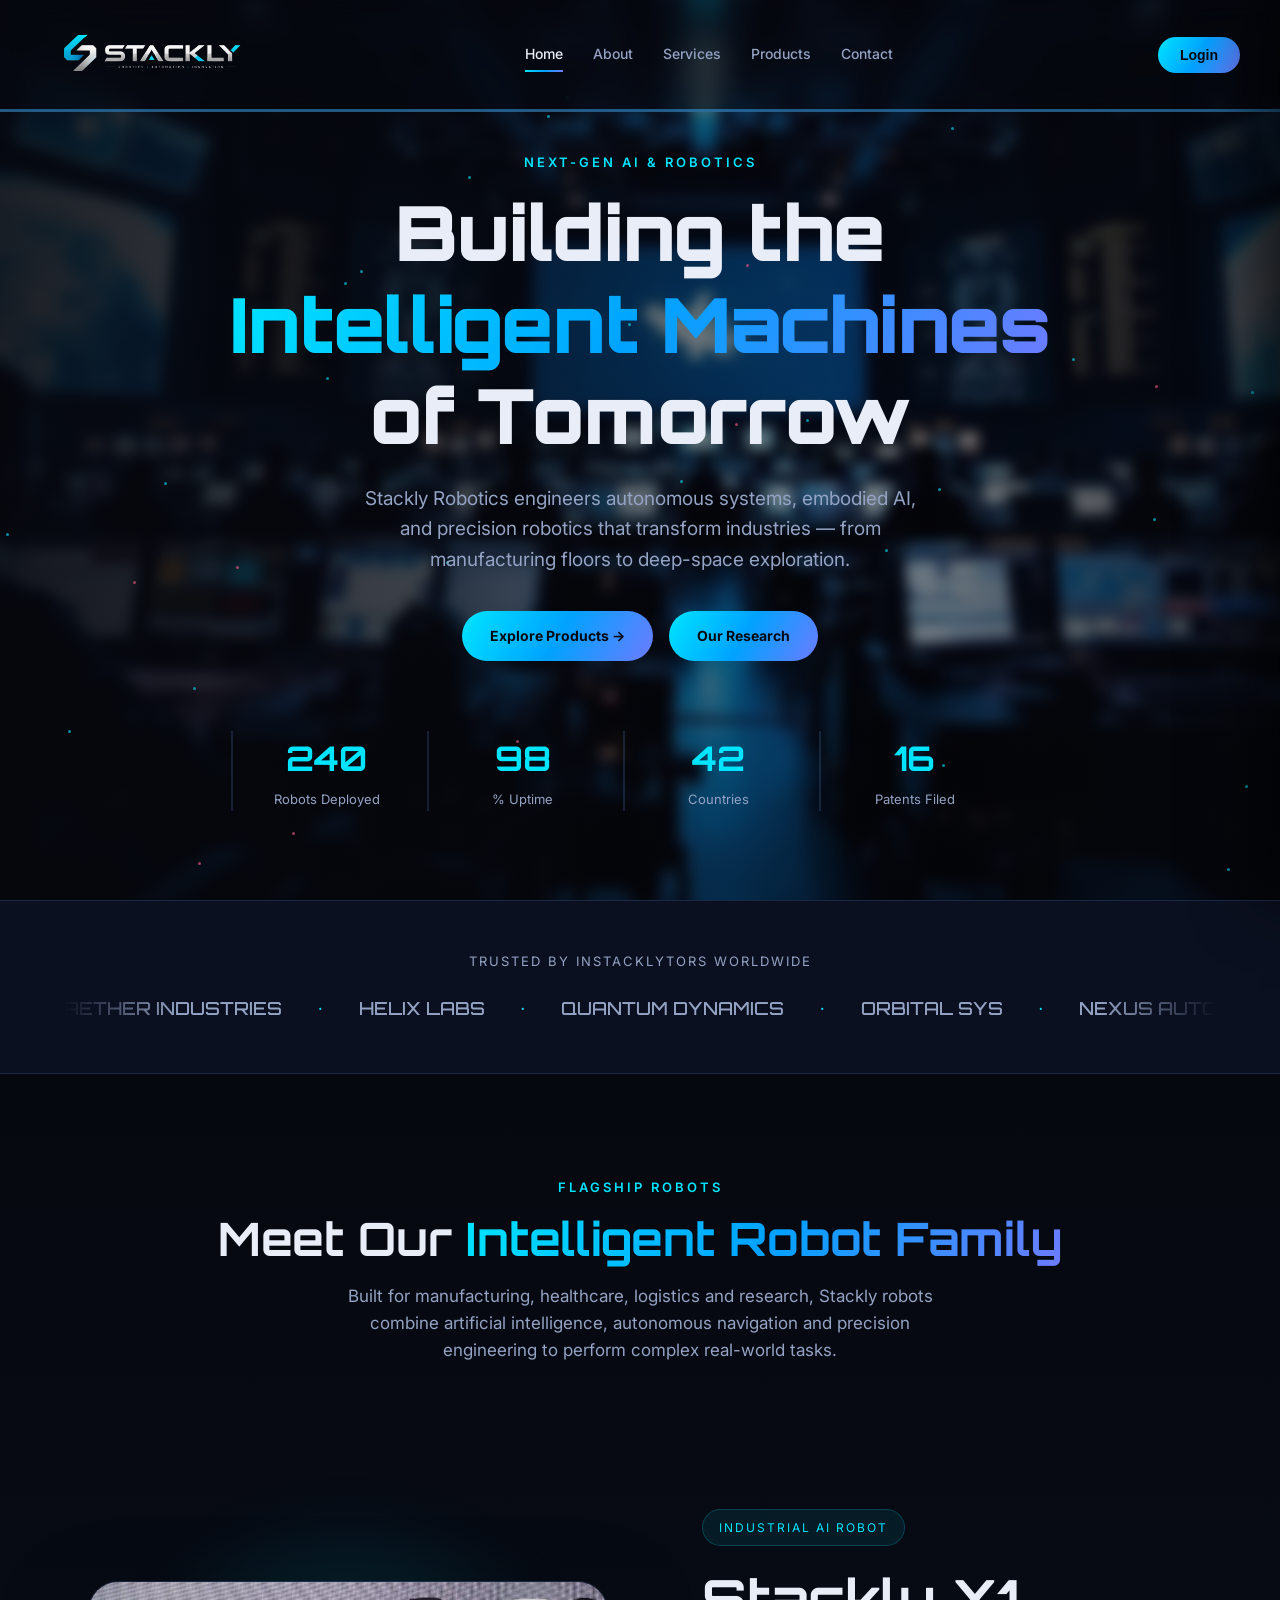
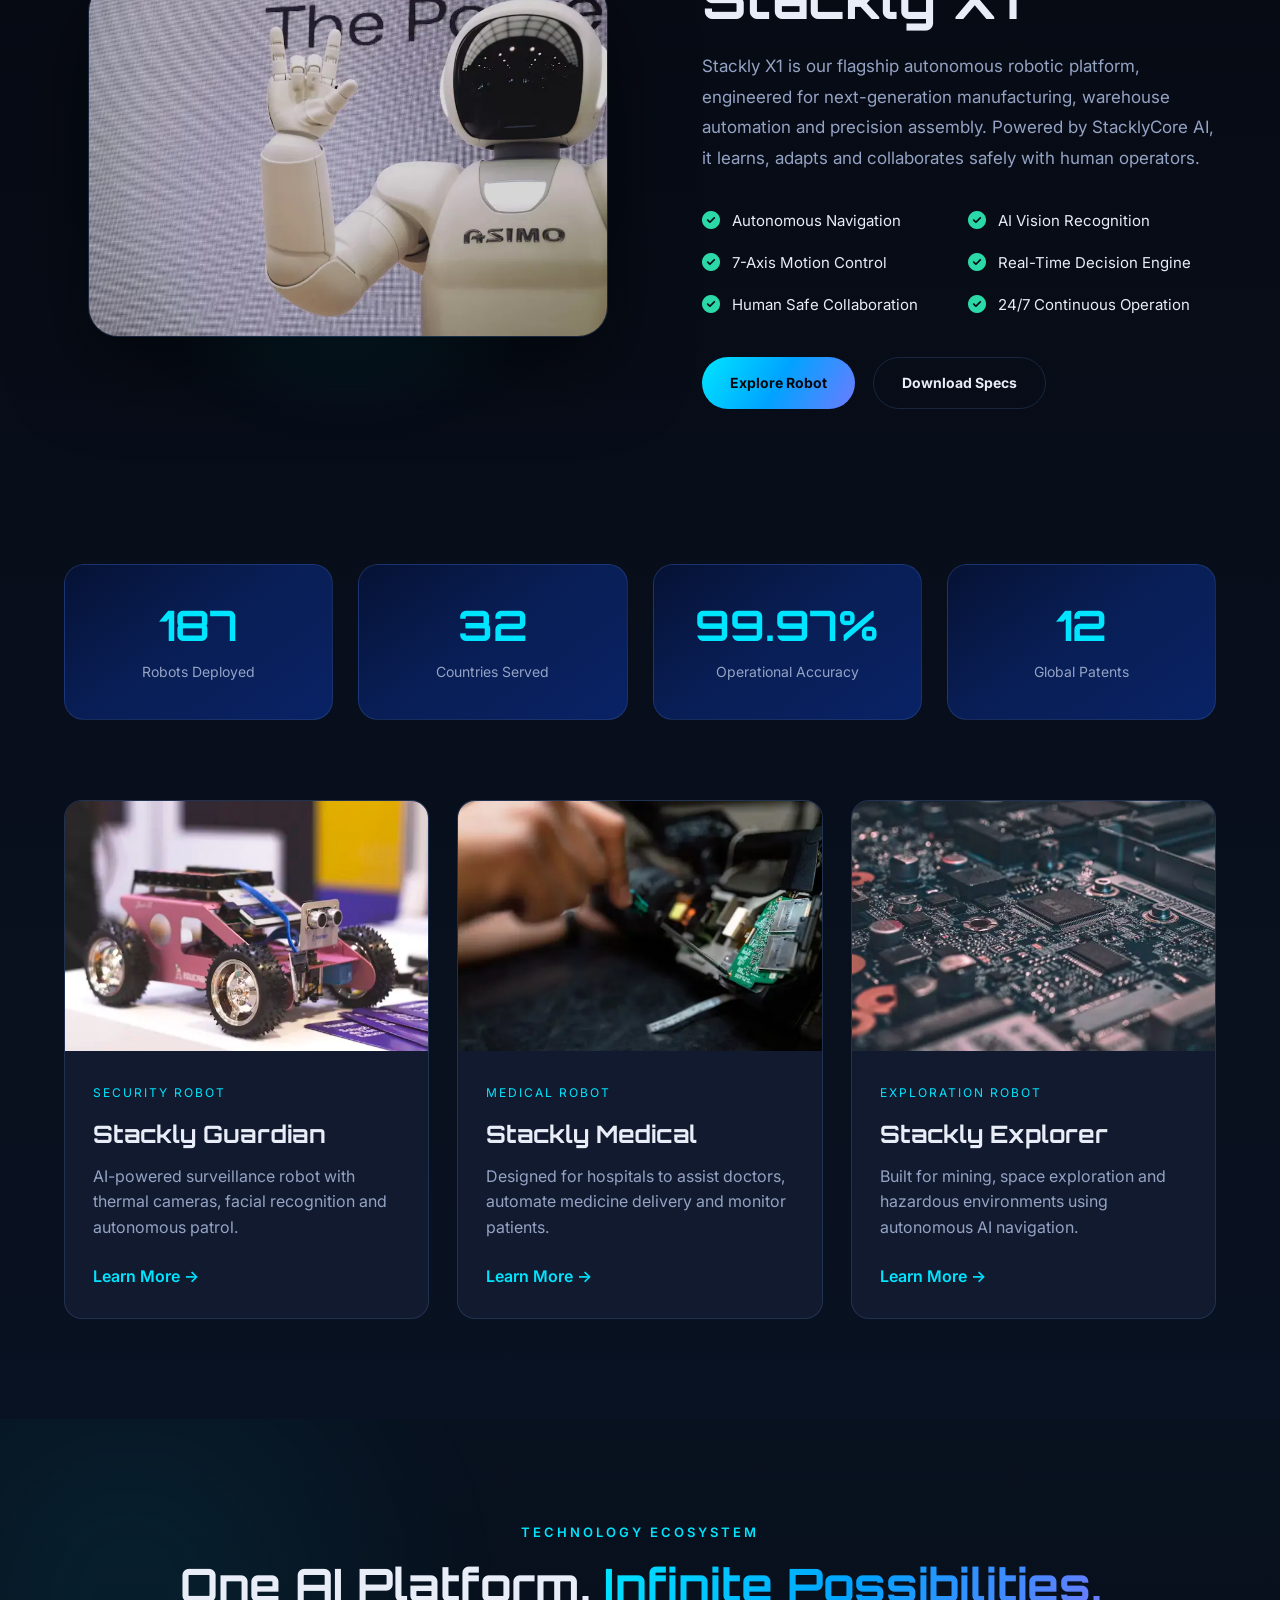
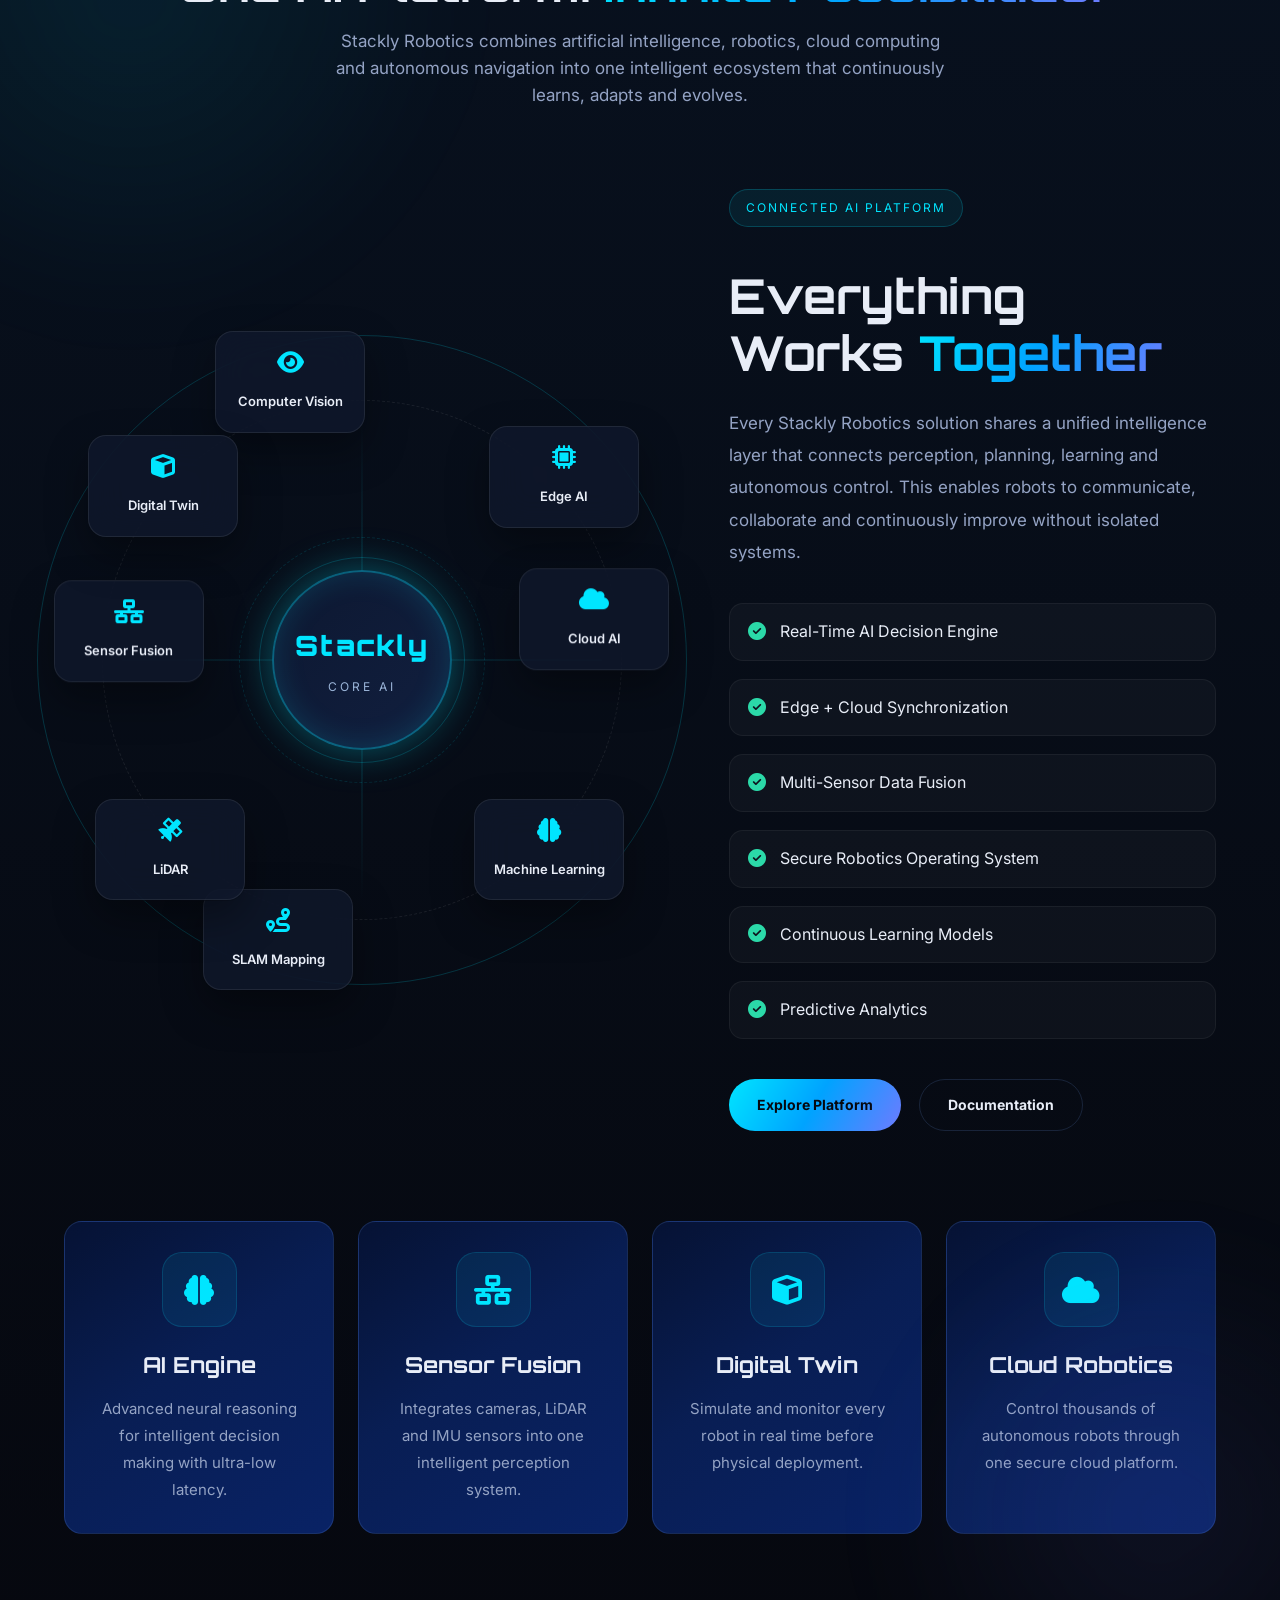
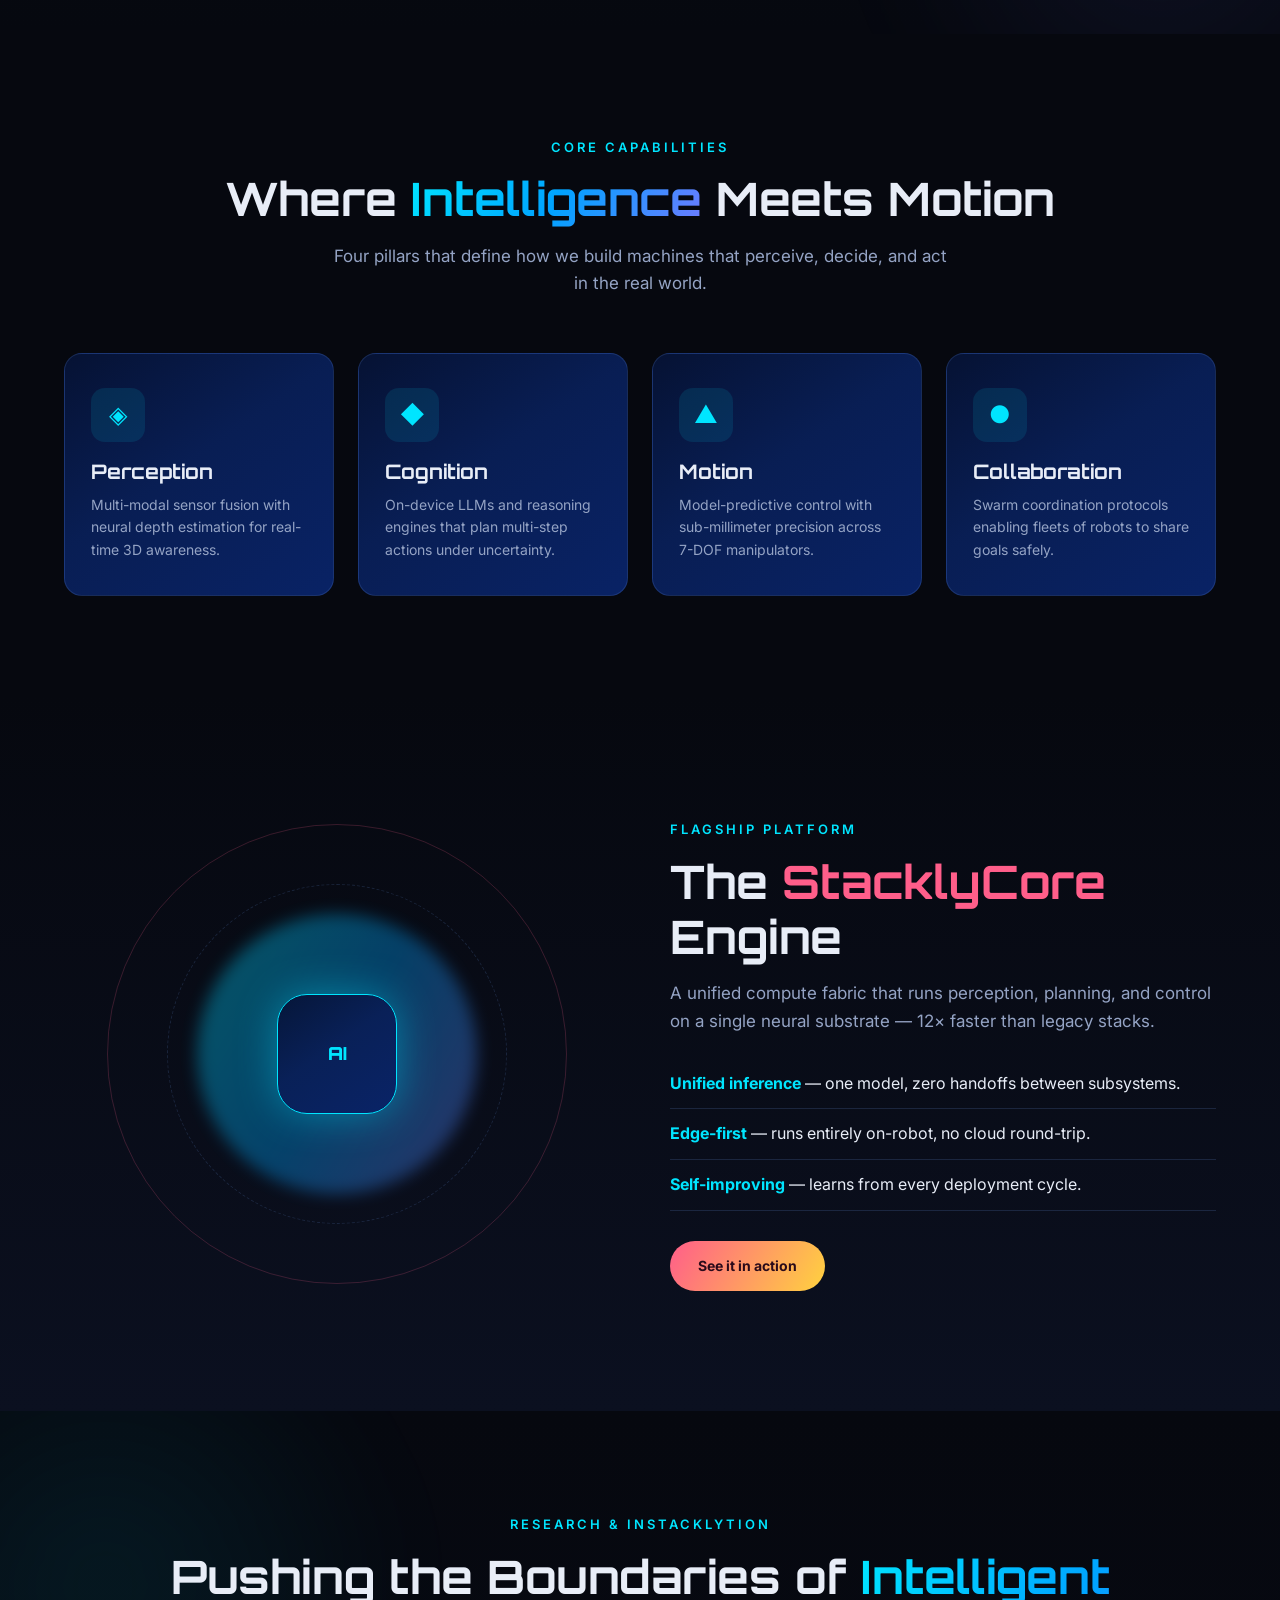
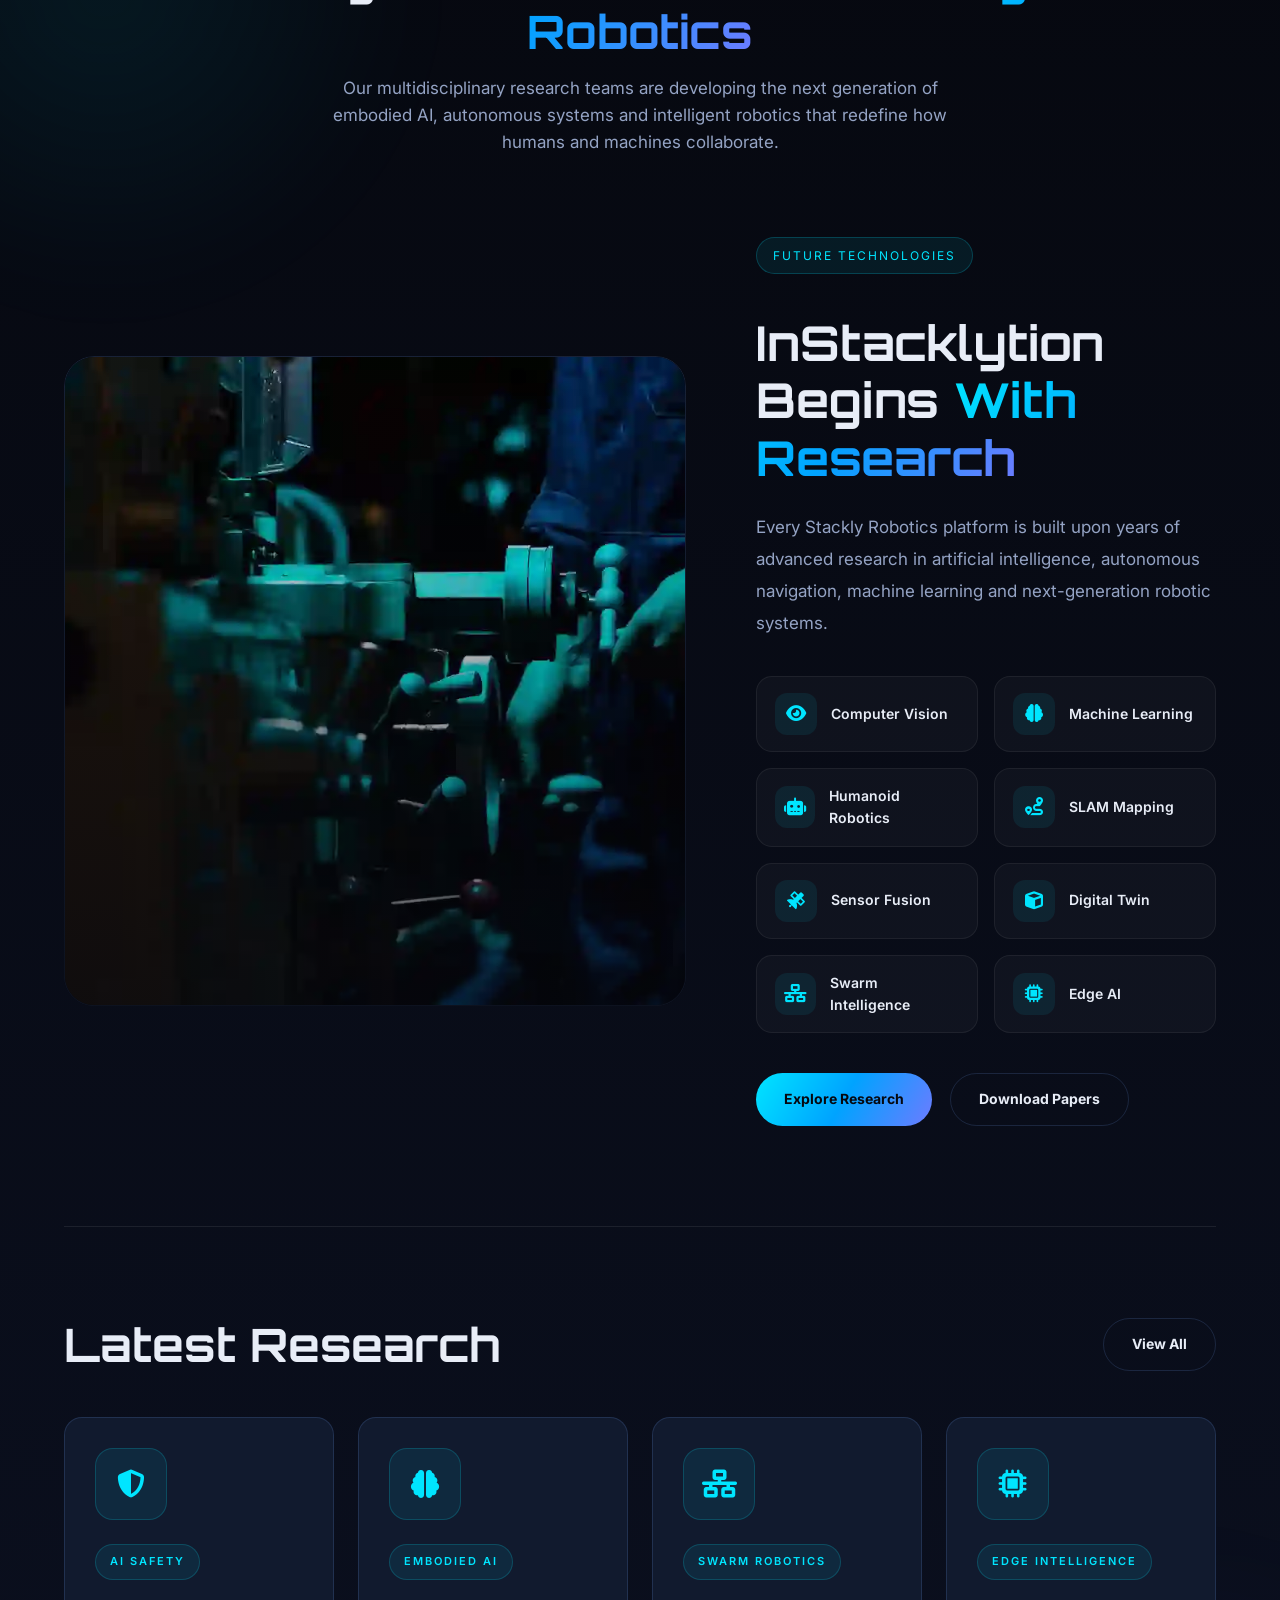
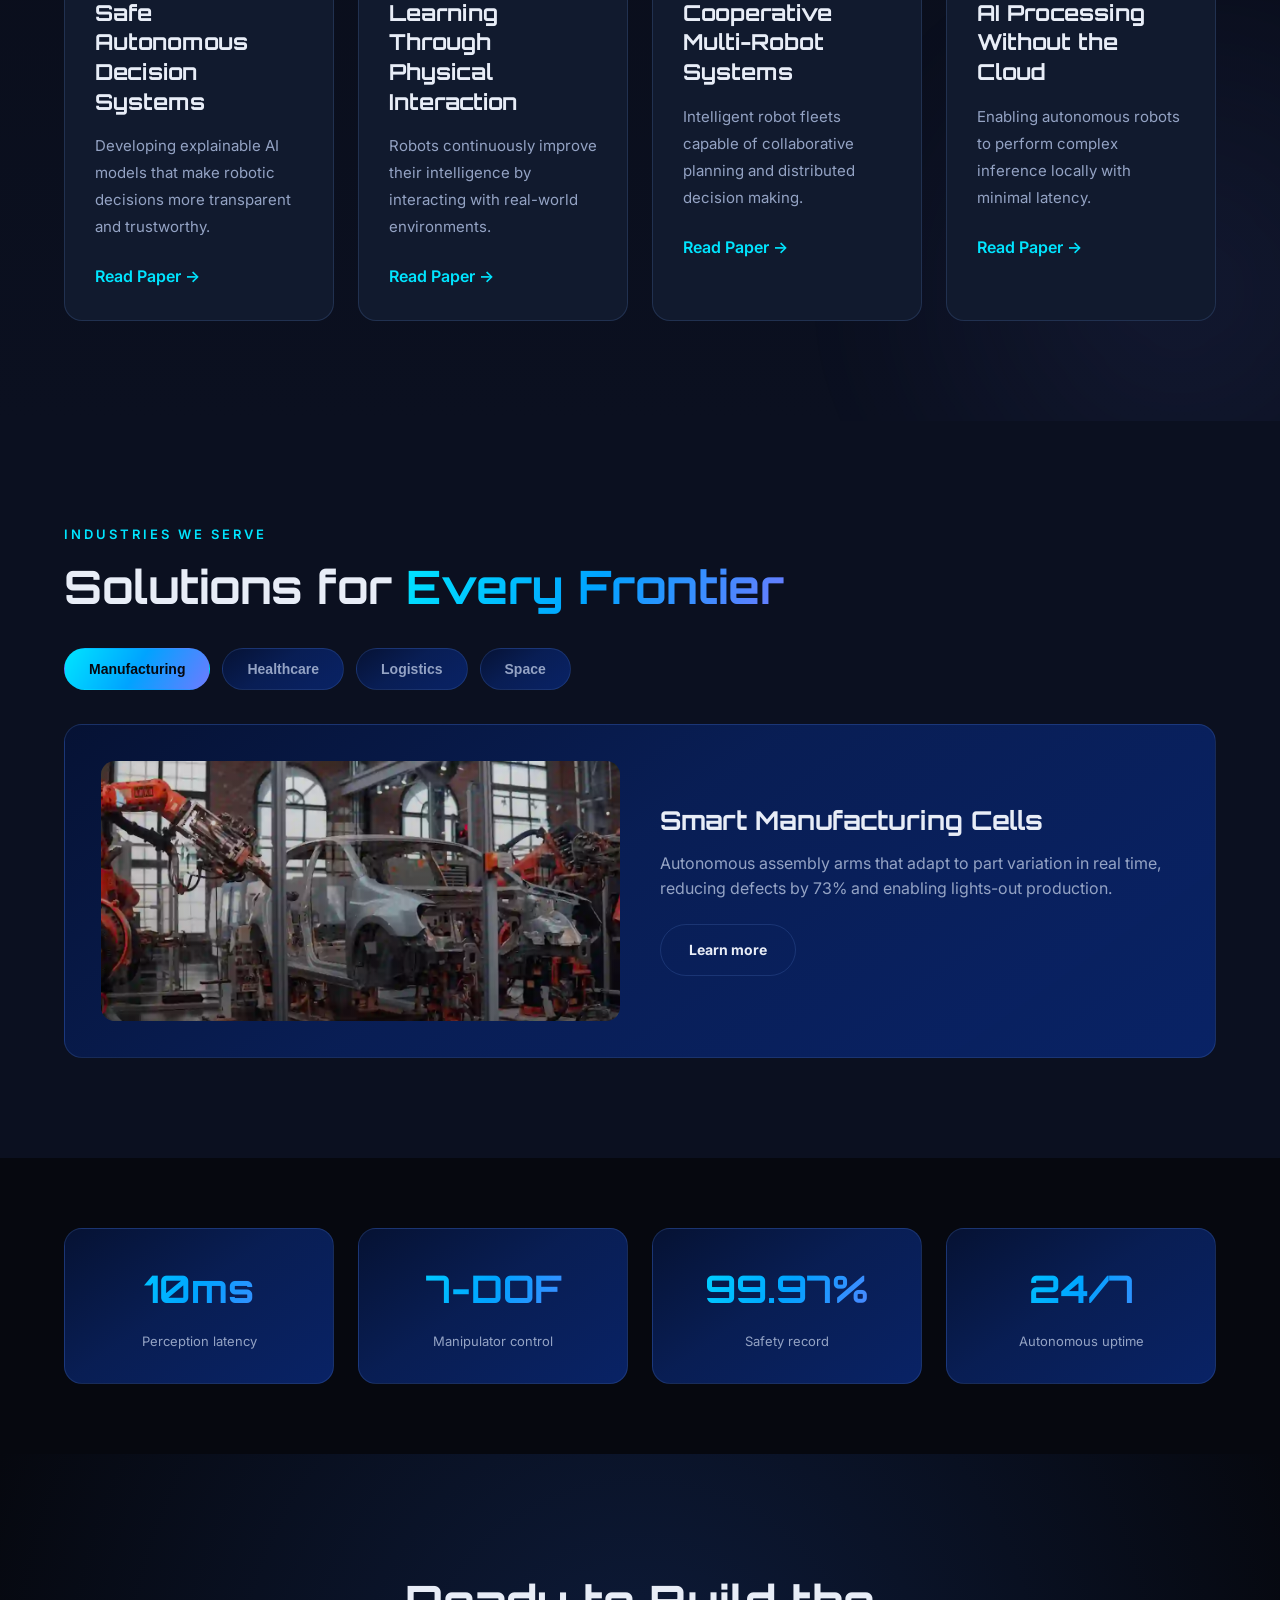
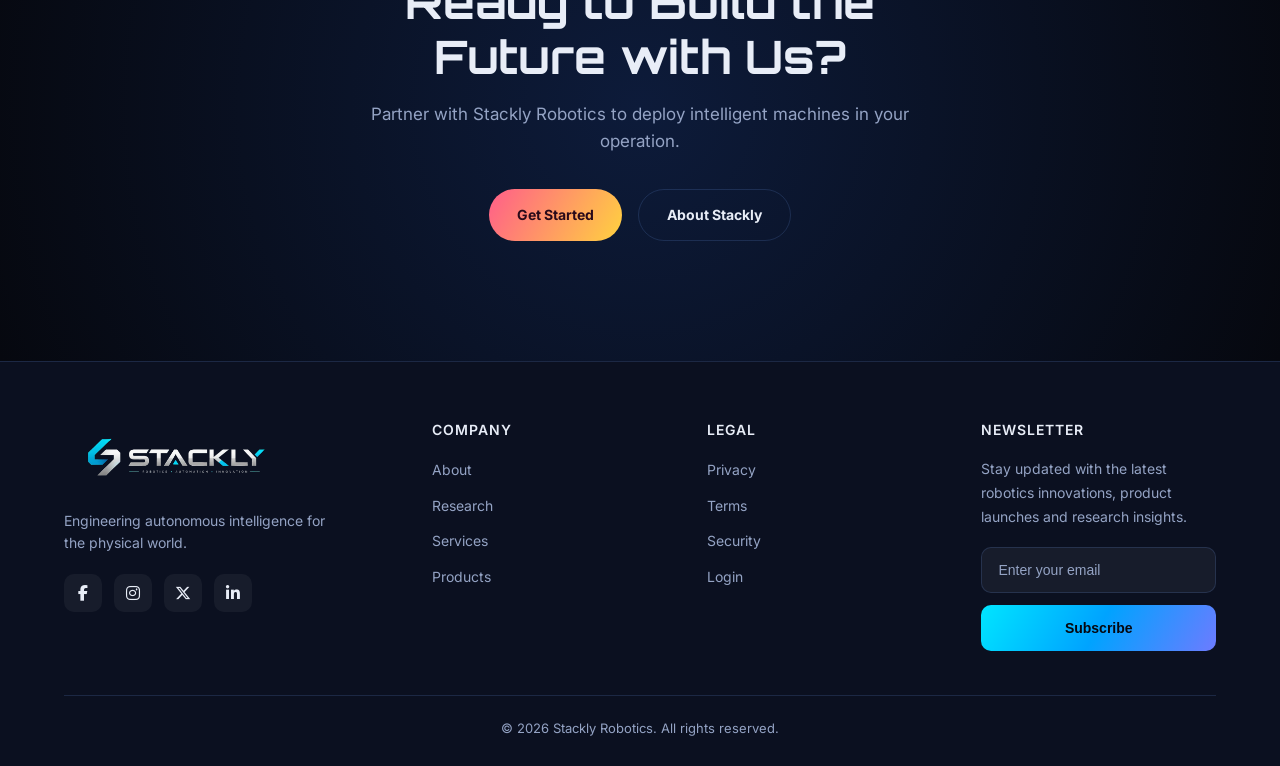
<file: index.html>
<!DOCTYPE html>
<html lang="en">
<head>
<meta charset="UTF-8">
<meta name="viewport" content="width=device-width, initial-scale=1.0">
<title>Stackly Robotics — AI & Robotics Reimagined</title>
<link rel="stylesheet"
href="https://cdnjs.cloudflare.com/ajax/libs/font-awesome/6.7.2/css/all.min.css">
<link rel="stylesheet" href="css/shared.css">
<link rel="stylesheet" href="css/home.css">
  <!-- <meta property="og:image" content="https://bolt.new/static/og_default.png">
    <meta name="twitter:card" content="summary_large_image">
    <meta name="twitter:image" content="https://bolt.new/static/og_default.png"> -->
</head>
<body>

<!-- NAV -->
<nav class="nav">
  <a href="index.html" class="nav__logo">
    <img src="images/logo.webp" alt="Stackly Logo">
  </a>
  <div class="nav__links">
    <a href="index.html" class="active">Home</a>
    <a href="about.html">About</a>
    <a href="services.html">Services</a>
    <a href="products.html">Products</a>
    <!-- <a href="research.html">Research</a> -->
    <a href="contact.html">Contact</a>
  </div>
  <button class="nav__cta" onclick="location.href='login.html'">Login</button>
  <div class="nav__toggle" aria-label="Open menu">
    <span></span><span></span><span></span>
  </div>
</nav>

<!-- MOBILE MENU -->
<div class="overlay"></div>
<aside class="mobile-menu">
  <button class="mobile-menu__close" aria-label="Close menu">&times;</button>
  <nav class="mobile-menu__links">
    <a href="index.html" class="active">Home</a>
    <a href="about.html">About</a>
    <a href="services.html">Services</a>
    <a href="products.html">Products</a>
    <!-- <a href="research.html">Research</a> -->
    <a href="contact.html">Contact</a>
  </nav>
  <div class="mobile-menu__spacer"></div>
  <a href="login.html" class="mobile-menu__login">LOGIN / SIGN UP</a>
</aside>

<!-- ============ HOME ============ -->

<!-- 1. HERO -->
<section class="hero" id="home">
  <div class="hero__bg"></div>
  <div class="hero__particles" id="particles"></div>
  <div class="container hero__inner">
    <span class="eyebrow">Next-Gen AI &amp; Robotics</span>
    <h1 class="hero__title">Building the<br><span class="text-grad">Intelligent Machines</span><br>of Tomorrow</h1>
    <p class="hero__desc">Stackly Robotics engineers autonomous systems, embodied AI, and precision robotics that transform industries — from manufacturing floors to deep-space exploration.</p>
    <div class="hero__btns">
      <a href="error.html" class="btn btn--primary">Explore Products →</a>
      <a href="error.html" class="btn btn--primary">Our Research</a>
    </div>
    <div class="hero__stats">
      <div><b data-count="240">0</b><span>Robots Deployed</span></div>
      <div><b data-count="98">0</b><span>% Uptime</span></div>
      <div><b data-count="42">0</b><span>Countries</span></div>
      <div><b data-count="16">0</b><span>Patents Filed</span></div>
    </div>
  </div>
</section>

<!-- 2. TRUST / MARQUEE -->
<section class="marquee-section">
  <div class="container">
    <p class="marquee-label">Trusted by inStacklytors worldwide</p>
    <div class="marquee">
      <div class="marquee__track">
        <span>AETHER INDUSTRIES</span><span>·</span><span>HELIX LABS</span><span>·</span><span>QUANTUM DYNAMICS</span><span>·</span><span>ORBITAL SYS</span><span>·</span><span>NEXUS AUTO</span><span>·</span><span>VANTA CORP</span><span>·</span>
        <span>AETHER INDUSTRIES</span><span>·</span><span>HELIX LABS</span><span>·</span><span>QUANTUM DYNAMICS</span><span>·</span><span>ORBITAL SYS</span><span>·</span><span>NEXUS AUTO</span><span>·</span><span>VANTA CORP</span><span>·</span>
      </div>
    </div>
  </div>
</section>

<!-- =========================================
        FLAGSHIP ROBOTS
========================================= -->
<section class="flagship" id="robots">

    <div class="container">

        <div class="flagship__head reveal">

            <span class="eyebrow">
                Flagship Robots
            </span>

            <h2 class="section-title">
                Meet Our
                <span class="text-grad">
                    Intelligent Robot Family
                </span>
            </h2>

            <p class="section-sub">
                Built for manufacturing, healthcare, logistics and research,
                Stackly robots combine artificial intelligence, autonomous
                navigation and precision engineering to perform complex
                real-world tasks.
            </p>

        </div>


        <div class="flagship__grid">

            <!-- LEFT -->

            <div class="flagship__image reveal">

                <div class="robot-glow"></div>

                <img
                    src="images/robot.webp"
                    alt="Stackly X1 Robot">

                <!-- <div class="robot-badge badge-1">
                    AI Vision
                </div>

                <div class="robot-badge badge-2">
                    Edge AI
                </div>

                <div class="robot-badge badge-3">
                    7-Axis
                </div>

                <div class="robot-badge badge-4">
                    LiDAR
                </div> -->

            </div>

            <!-- RIGHT -->

            <div class="flagship__content reveal">

                <span class="robot-label">
                    INDUSTRIAL AI ROBOT
                </span>

                <h3>
                    Stackly X1
                </h3>

                <p>
                    Stackly X1 is our flagship autonomous robotic platform,
                    engineered for next-generation manufacturing,
                    warehouse automation and precision assembly.
                    Powered by StacklyCore AI, it learns, adapts and
                    collaborates safely with human operators.
                </p>

                <ul class="robot-features">

                    <li>
                        <i class="fa-solid fa-circle-check"></i>
                        Autonomous Navigation
                    </li>

                    <li>
                        <i class="fa-solid fa-circle-check"></i>
                        AI Vision Recognition
                    </li>

                    <li>
                        <i class="fa-solid fa-circle-check"></i>
                        7-Axis Motion Control
                    </li>

                    <li>
                        <i class="fa-solid fa-circle-check"></i>
                        Real-Time Decision Engine
                    </li>

                    <li>
                        <i class="fa-solid fa-circle-check"></i>
                        Human Safe Collaboration
                    </li>

                    <li>
                        <i class="fa-solid fa-circle-check"></i>
                        24/7 Continuous Operation
                    </li>

                </ul>

                <div class="robot-buttons">

                    <a href="error.html" class="btn btn--primary">
                        Explore Robot
                    </a>

                    <a href="error.html" class="btn btn--ghost">
                        Download Specs
                    </a>

                </div>

            </div>

        </div>


        <!-- STATS -->

        <div class="robot-stats reveal">

            <div class="robot-stat">

                <h3 data-count="240">0</h3>

                <span>
                    Robots Deployed
                </span>

            </div>

            <div class="robot-stat">

                <h3 data-count="42">0</h3>

                <span>
                    Countries Served
                </span>

            </div>

            <div class="robot-stat">

                <h3>
                    99.97%
                </h3>

                <span>
                    Operational Accuracy
                </span>

            </div>

            <div class="robot-stat">

                <h3 data-count="16">0</h3>

                <span>
                    Global Patents
                </span>

            </div>

        </div>


        <!-- ROBOT CARDS -->

        <div class="grid-3 reveal">

            <div class="card robot-card">

                <img
                    src="images/car-toy.webp"
                    alt="Stackly Guardian">

                <div class="robot-card__body">

                    <span>
                        Security Robot
                    </span>

                    <h3>
                        Stackly Guardian
                    </h3>

                    <p>
                        AI-powered surveillance robot with thermal cameras,
                        facial recognition and autonomous patrol.
                    </p>

                    <a href="error.html">
                        Learn More →
                    </a>

                </div>

            </div>


            <div class="card robot-card">

                <img
                    src="images/Medical-Robot.webp"
                    alt="Stackly Medical">

                <div class="robot-card__body">

                    <span>
                        Medical Robot
                    </span>

                    <h3>
                        Stackly Medical
                    </h3>

                    <p>
                        Designed for hospitals to assist doctors,
                        automate medicine delivery and monitor patients.
                    </p>

                    <a href="error.html">
                        Learn More →
                    </a>

                </div>

            </div>


            <div class="card robot-card">

                <img
                    src="images/Exploration-Robot.webp"
                    alt="Stackly Explorer">

                <div class="robot-card__body">

                    <span>
                        Exploration Robot
                    </span>

                    <h3>
                        Stackly Explorer
                    </h3>

                    <p>
                        Built for mining, space exploration and hazardous
                        environments using autonomous AI navigation.
                    </p>

                    <a href="error.html">
                        Learn More →
                    </a>

                </div>

            </div>

        </div>

    </div>

</section>

<!-- =========================================
        TECHNOLOGY ECOSYSTEM
========================================= -->

<section class="ecosystem" id="ecosystem">

    <div class="container">

        <!-- Heading -->

        <div class="ecosystem__head reveal">

            <span class="eyebrow">
                Technology Ecosystem
            </span>

            <h2 class="section-title">
                One AI Platform.
                <span class="text-grad">
                    Infinite Possibilities.
                </span>
            </h2>

            <p class="section-sub">
                Stackly Robotics combines artificial intelligence, robotics,
                cloud computing and autonomous navigation into one
                intelligent ecosystem that continuously learns,
                adapts and evolves.
            </p>

        </div>

        <!-- Main Grid -->

        <div class="ecosystem__grid">

            <!-- ======================================
                    LEFT : AI ECOSYSTEM
            ======================================= -->

            <div class="ecosystem__visual reveal">

                <div class="eco-ring eco-ring-1"></div>
                <div class="eco-ring eco-ring-2"></div>

                <!-- CENTER -->

                <div class="eco-core">

                    <span>Stackly</span>

                    <small>CORE AI</small>

                </div>

                <!-- NODES -->

                <div class="eco-node node-1">

                    <i class="fa-solid fa-eye"></i>

                    <span>Computer Vision</span>

                </div>

                <div class="eco-node node-2">

                    <i class="fa-solid fa-microchip"></i>

                    <span>Edge AI</span>

                </div>

                <div class="eco-node node-3">

                    <i class="fa-solid fa-cloud"></i>

                    <span>Cloud AI</span>

                </div>

                <div class="eco-node node-4">

                    <i class="fa-solid fa-brain"></i>

                    <span>Machine Learning</span>

                </div>

                <div class="eco-node node-5">

                    <i class="fa-solid fa-route"></i>

                    <span>SLAM Mapping</span>

                </div>

                <div class="eco-node node-6">

                    <i class="fa-solid fa-satellite"></i>

                    <span>LiDAR</span>

                </div>

                <div class="eco-node node-7">

                    <i class="fa-solid fa-network-wired"></i>

                    <span>Sensor Fusion</span>

                </div>

                <div class="eco-node node-8">

                    <i class="fa-solid fa-cube"></i>

                    <span>Digital Twin</span>

                </div>

            </div>

            <!-- ======================================
                    RIGHT CONTENT
            ======================================= -->

            <div class="ecosystem__content reveal">

                <span class="robot-label">

                    CONNECTED AI PLATFORM

                </span>

                <h3>

                    Everything Works
                    <span class="text-grad">
                        Together
                    </span>

                </h3>

                <p>

                    Every Stackly Robotics solution shares a unified
                    intelligence layer that connects perception,
                    planning, learning and autonomous control.

                    This enables robots to communicate,
                    collaborate and continuously improve
                    without isolated systems.

                </p>

                <ul class="ecosystem-list">

                    <li>

                        <i class="fa-solid fa-circle-check"></i>

                        Real-Time AI Decision Engine

                    </li>

                    <li>

                        <i class="fa-solid fa-circle-check"></i>

                        Edge + Cloud Synchronization

                    </li>

                    <li>

                        <i class="fa-solid fa-circle-check"></i>

                        Multi-Sensor Data Fusion

                    </li>

                    <li>

                        <i class="fa-solid fa-circle-check"></i>

                        Secure Robotics Operating System

                    </li>

                    <li>

                        <i class="fa-solid fa-circle-check"></i>

                        Continuous Learning Models

                    </li>

                    <li>

                        <i class="fa-solid fa-circle-check"></i>

                        Predictive Analytics

                    </li>

                </ul>

                <div class="robot-buttons">

                    <a href="error.html" class="btn btn--primary">

                        Explore Platform

                    </a>

                    <a href="error.html" class="btn btn--ghost">

                        Documentation

                    </a>

                </div>

            </div>

        </div>

        <!-- ======================================
                BOTTOM FEATURE CARDS
        ======================================= -->

        <div class="grid-4 ecosystem-cards reveal">

            <div class="card ecosystem-card">

                <div class="eco-card-icon">

                    <i class="fa-solid fa-brain"></i>

                </div>

                <h3>AI Engine</h3>

                <p>

                    Advanced neural reasoning for intelligent
                    decision making with ultra-low latency.

                </p>

            </div>

            <div class="card ecosystem-card">

                <div class="eco-card-icon">

                    <i class="fa-solid fa-network-wired"></i>

                </div>

                <h3>Sensor Fusion</h3>

                <p>

                    Integrates cameras, LiDAR and IMU sensors
                    into one intelligent perception system.

                </p>

            </div>

            <div class="card ecosystem-card">

                <div class="eco-card-icon">

                    <i class="fa-solid fa-cube"></i>

                </div>

                <h3>Digital Twin</h3>

                <p>

                    Simulate and monitor every robot in
                    real time before physical deployment.

                </p>

            </div>

            <div class="card ecosystem-card">

                <div class="eco-card-icon">

                    <i class="fa-solid fa-cloud"></i>

                </div>

                <h3>Cloud Robotics</h3>

                <p>

                    Control thousands of autonomous robots
                    through one secure cloud platform.

                </p>

            </div>

        </div>

    </div>

</section>


<!-- 3. CAPABILITIES -->
<section class="caps" id="capabilities">
  <div class="container">
    <div class="reveal caps__head">
      <span class="eyebrow">Core Capabilities</span>
      <h2 class="section-title">Where <span class="text-grad">Intelligence</span> Meets Motion</h2>
      <p class="section-sub">Four pillars that define how we build machines that perceive, decide, and act in the real world.</p>
    </div>
    <div class="grid-4 reveal">
      <div class="cap-card"><div class="cap-card__icon">◈</div><h3>Perception</h3><p>Multi-modal sensor fusion with neural depth estimation for real-time 3D awareness.</p></div>
      <div class="cap-card"><div class="cap-card__icon">◆</div><h3>Cognition</h3><p>On-device LLMs and reasoning engines that plan multi-step actions under uncertainty.</p></div>
      <div class="cap-card"><div class="cap-card__icon">▲</div><h3>Motion</h3><p>Model-predictive control with sub-millimeter precision across 7-DOF manipulators.</p></div>
      <div class="cap-card"><div class="cap-card__icon">●</div><h3>Collaboration</h3><p>Swarm coordination protocols enabling fleets of robots to share goals safely.</p></div>
    </div>
  </div>
</section>

<!-- 4. FEATURE SPLIT -->
<section class="feature-split">
  <div class="container feature-split__grid">
    <div class="reveal fs__visual">
      <div class="fs__orb"></div>
      <div class="fs__ring fs__ring--1"></div>
      <div class="fs__ring fs__ring--2"></div>
      <div class="fs__core"></div>
    </div>
    <div class="reveal fs__text">
      <span class="eyebrow">Flagship Platform</span>
      <h2 class="section-title">The <span class="text-accent">StacklyCore</span> Engine</h2>
      <p class="section-sub">A unified compute fabric that runs perception, planning, and control on a single neural substrate — 12× faster than legacy stacks.</p>
      <ul class="fs__list">
        <li><b>Unified inference</b> — one model, zero handoffs between subsystems.</li>
        <li><b>Edge-first</b> — runs entirely on-robot, no cloud round-trip.</li>
        <li><b>Self-improving</b> — learns from every deployment cycle.</li>
      </ul>
      <a href="error.html" class="btn btn--accent">See it in action</a>
    </div>
  </div>
</section>

<!-- ===================================================
        RESEARCH & INStacklyTION
=================================================== -->

<section class="research" id="research">

    <div class="container">

        <!-- Heading -->

        <div class="research__head reveal">

            <span class="eyebrow">
                Research & InStacklytion
            </span>

            <h2 class="section-title">
                Pushing the Boundaries of
                <span class="text-grad">
                    Intelligent Robotics
                </span>
            </h2>

            <p class="section-sub">
                Our multidisciplinary research teams are developing the next
                generation of embodied AI, autonomous systems and intelligent
                robotics that redefine how humans and machines collaborate.
            </p>

        </div>

        <!-- =============================
                MAIN GRID
        ============================== -->

        <div class="research__grid">

            <!-- LEFT -->

            <div class="research__image reveal">

                <img
                    src="images/research.webp"
                    alt="Research Laboratory">

                <!-- Floating Stats -->

                <!-- <div class="research-floating stat-1">

                    <h3 data-count="35">0</h3>

                    <span>Research Projects</span>

                </div>

                <div class="research-floating stat-2">

                    <h3 data-count="120">0</h3>

                    <span>Scientists</span>

                </div>

                <div class="research-floating stat-3">

                    <h3 data-count="48">0</h3>

                    <span>Publications</span>

                </div>

                <div class="research-floating stat-4">

                    <h3 data-count="16">0</h3>

                    <span>Global Patents</span>

                </div> -->

            </div>

            <!-- RIGHT -->

            <div class="research__content reveal">

                <span class="robot-label">

                    FUTURE TECHNOLOGIES

                </span>

                <h3>

                    InStacklytion Begins
                    <span class="text-grad">
                        With Research
                    </span>

                </h3>

                <p>

                    Every Stackly Robotics platform is built upon years of
                    advanced research in artificial intelligence,
                    autonomous navigation, machine learning and
                    next-generation robotic systems.

                </p>

                <!-- Research Domains -->

                <div class="research-domains">

                    <div class="domain">
                        <i class="fa-solid fa-eye"></i>
                        Computer Vision
                    </div>

                    <div class="domain">
                        <i class="fa-solid fa-brain"></i>
                        Machine Learning
                    </div>

                    <div class="domain">
                        <i class="fa-solid fa-robot"></i>
                        Humanoid Robotics
                    </div>

                    <div class="domain">
                        <i class="fa-solid fa-route"></i>
                        SLAM Mapping
                    </div>

                    <div class="domain">
                        <i class="fa-solid fa-satellite"></i>
                        Sensor Fusion
                    </div>

                    <div class="domain">
                        <i class="fa-solid fa-cube"></i>
                        Digital Twin
                    </div>

                    <div class="domain">
                        <i class="fa-solid fa-network-wired"></i>
                        Swarm Intelligence
                    </div>

                    <div class="domain">
                        <i class="fa-solid fa-microchip"></i>
                        Edge AI
                    </div>

                </div>

                <div class="robot-buttons">

                    <a href="error.html" class="btn btn--primary">

                        Explore Research

                    </a>

                    <a href="error.html" class="btn btn--ghost">

                        Download Papers

                    </a>

                </div>

            </div>

        </div>

        <!-- =============================
            LATEST RESEARCH
        ============================== -->

        <div class="research-news reveal">

            <div class="research-news__head">

                <h2 class="section-title">

                    Latest Research

                </h2>

                <a href="error.html" class="btn btn--ghost">

                    View All

                </a>

            </div>

            <div class="grid-4">

                <!-- Card -->

                <div class="card research-card">

                    <div class="research-card__icon">

                        <i class="fa-solid fa-shield-halved"></i>

                    </div>

                    <span class="research-tag">

                        AI Safety

                    </span>

                    <h3>

                        Safe Autonomous Decision Systems

                    </h3>

                    <p>

                        Developing explainable AI models
                        that make robotic decisions more
                        transparent and trustworthy.

                    </p>

                    <a href="error.html">

                        Read Paper →

                    </a>

                </div>

                <!-- Card -->

                <div class="card research-card">

                    <div class="research-card__icon">

                        <i class="fa-solid fa-brain"></i>

                    </div>

                    <span class="research-tag">

                        Embodied AI

                    </span>

                    <h3>

                        Learning Through Physical Interaction

                    </h3>

                    <p>

                        Robots continuously improve their
                        intelligence by interacting with
                        real-world environments.

                    </p>

                    <a href="error.html">

                        Read Paper →

                    </a>

                </div>

                <!-- Card -->

                <div class="card research-card">

                    <div class="research-card__icon">

                        <i class="fa-solid fa-network-wired"></i>

                    </div>

                    <span class="research-tag">

                        Swarm Robotics

                    </span>

                    <h3>

                        Cooperative Multi-Robot Systems

                    </h3>

                    <p>

                        Intelligent robot fleets capable
                        of collaborative planning and
                        distributed decision making.

                    </p>

                    <a href="error.html">

                        Read Paper →

                    </a>

                </div>

                <!-- Card -->

                <div class="card research-card">

                    <div class="research-card__icon">

                        <i class="fa-solid fa-microchip"></i>

                    </div>

                    <span class="research-tag">

                        Edge Intelligence

                    </span>

                    <h3>

                        AI Processing Without the Cloud

                    </h3>

                    <p>

                        Enabling autonomous robots to
                        perform complex inference locally
                        with minimal latency.

                    </p>

                    <a href="error.html">

                        Read Paper →

                    </a>

                </div>

            </div>

        </div>

    </div>

</section>

<!-- 5. SOLUTIONS / TABS -->
<section class="solutions" id="solutions">
  <div class="container">
    <div class="reveal">
      <span class="eyebrow">Industries We Serve</span>
      <h2 class="section-title">Solutions for <span class="text-grad">Every Frontier</span></h2>
    </div>
    <div class="tabs reveal" id="tabs">
      <button class="tab active" data-tab="0">Manufacturing</button>
      <button class="tab" data-tab="1">Healthcare</button>
      <button class="tab" data-tab="2">Logistics</button>
      <button class="tab" data-tab="3">Space</button>
    </div>
    <div class="tab-panels reveal">
      <div class="tab-panel active" data-panel="0">
        <div class="tp__img tp__img--0"></div>
        <div class="tp__body"><h3>Smart Manufacturing Cells</h3><p>Autonomous assembly arms that adapt to part variation in real time, reducing defects by 73% and enabling lights-out production.</p><a href="services.html" class="btn btn--ghost">Learn more</a></div>
      </div>
      <div class="tab-panel" data-panel="1">
        <div class="tp__img tp__img--1"></div>
        <div class="tp__body"><h3>Surgical Assist Robots</h3><p>Haptic-feedback manipulators that augment surgeon precision during minimally invasive procedures, with sub-100μm tremor cancellation.</p><a href="services.html" class="btn btn--ghost">Learn more</a></div>
      </div>
      <div class="tab-panel" data-panel="2">
        <div class="tp__img tp__img--2"></div>
        <div class="tp__body"><h3>Autonomous Logistics Fleets</h3><p>Warehouse AMRs and yard trucks that coordinate as a swarm, dynamically rerouting around bottlenecks to keep throughput peak.</p><a href="services.html" class="btn btn--ghost">Learn more</a></div>
      </div>
      <div class="tab-panel" data-panel="3">
        <div class="tp__img tp__img--3"></div>
        <div class="tp__body"><h3>Planetary Exploration Bots</h3><p>Ruggedized autonomous rovers for sample collection and site mapping in extreme environments where humans can't go.</p><a href="services.html" class="btn btn--ghost">Learn more</a></div>
      </div>
    </div>
  </div>
</section>

<!-- 6. METRICS BAND -->
<section class="metrics">
  <div class="container metrics__grid">
    <div class="reveal metric"><b class="text-grad">10ms</b><span>Perception latency</span></div>
    <div class="reveal metric"><b class="text-grad">7-DOF</b><span>Manipulator control</span></div>
    <div class="reveal metric"><b class="text-grad">99.97%</b><span>Safety record</span></div>
    <div class="reveal metric"><b class="text-grad">24/7</b><span>Autonomous uptime</span></div>
  </div>
</section>

<!-- 7. CTA -->
<section class="cta">
  <div class="container cta__inner reveal">
    <h2 class="section-title">Ready to Build the<br>Future with Us?</h2>
    <p class="section-sub">Partner with Stackly Robotics to deploy intelligent machines in your operation.</p>
    <div class="hero__btns">
      <a href="login.html" class="btn btn--accent">Get Started</a>
      <a href="about.html" class="btn btn--ghost">About Stackly</a>
    </div>
  </div>
</section>

<!-- FOOTER -->
<footer class="footer">
  <div class="container">
    <div class="footer__grid">
      <div><div class="footer__brand">
        <a href="index.html" class="nav__logo">
            <img src="images/logo.webp" alt="Stackly Logo">
        </a>
    </div><p>Engineering autonomous intelligence for the physical world.</p><div class="footer__social">
        <a href="error.html"><i class="fa-brands fa-facebook-f"></i></a>
        <a href="error.html"><i class="fa-brands fa-instagram"></i></a>
        <a href="error.html"><i class="fa-brands fa-x-twitter"></i></a>
        <a href="error.html"><i class="fa-brands fa-linkedin-in"></i></a>
    </div></div>
      <div><h4>Company</h4><ul><li><a href="about.html">About</a></li><li><a href="research.html">Research</a></li><li><a href="services.html">Services</a></li><li><a href="products.html">Products</a></li></ul></div>

      <div><h4>Legal</h4><ul><li><a href="error.html">Privacy</a></li><li><a href="error.html">Terms</a></li><li><a href="error.html">Security</a></li><li><a href="login.html">Login</a></li></ul></div>
      
      <div>

    <h4>Newsletter</h4>

    <p class="footer-news-text">
        Stay updated with the latest robotics innovations,
        product launches and research insights.
    </p>

    <form class="footer-newsletter">

        <input
            type="email"
            placeholder="Enter your email"
            required
        >

        <button type="submit">

            Subscribe

        </button>

    </form>

</div>
      
    </div>
    <div class="footer__bottom">© 2026 Stackly Robotics. All rights reserved.</div>
  </div>
</footer>

<script src="js/shared.js"></script>
<script src="js/home.js"></script>
</body>
</html>
</file>
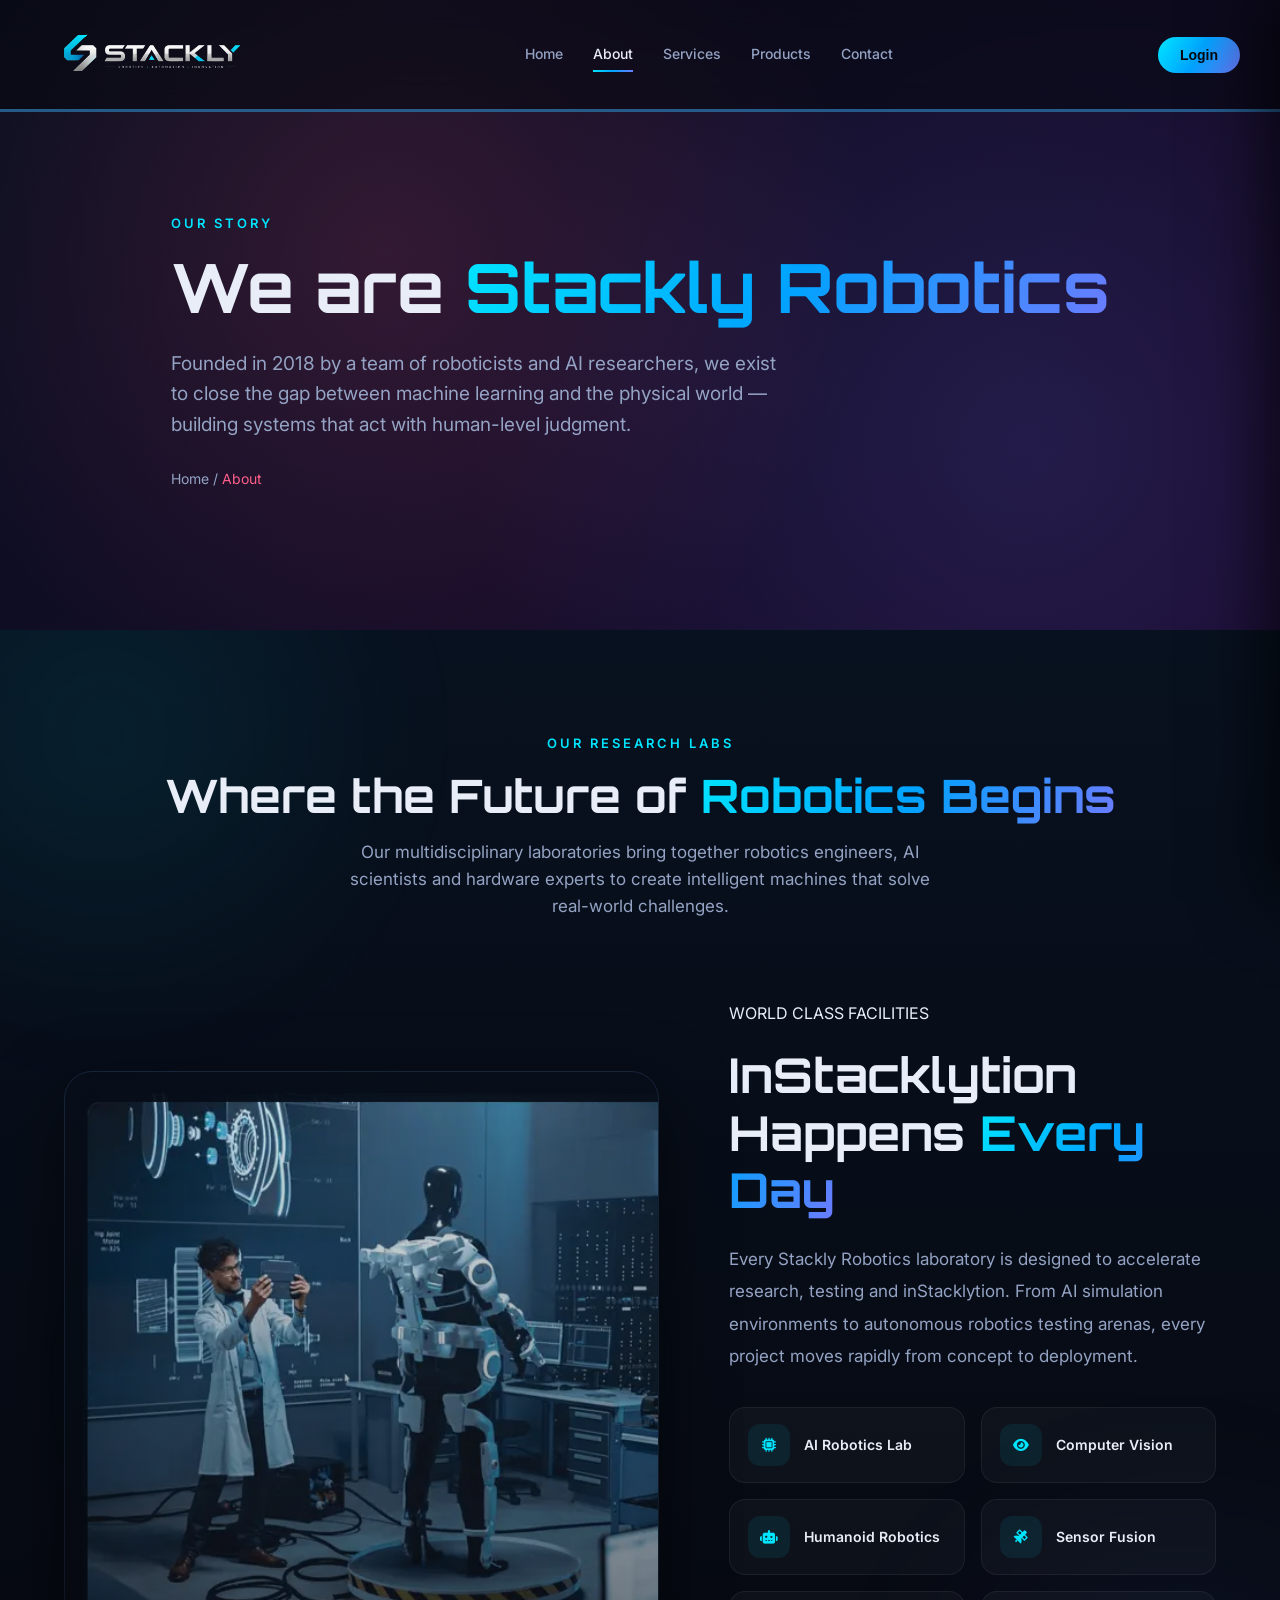
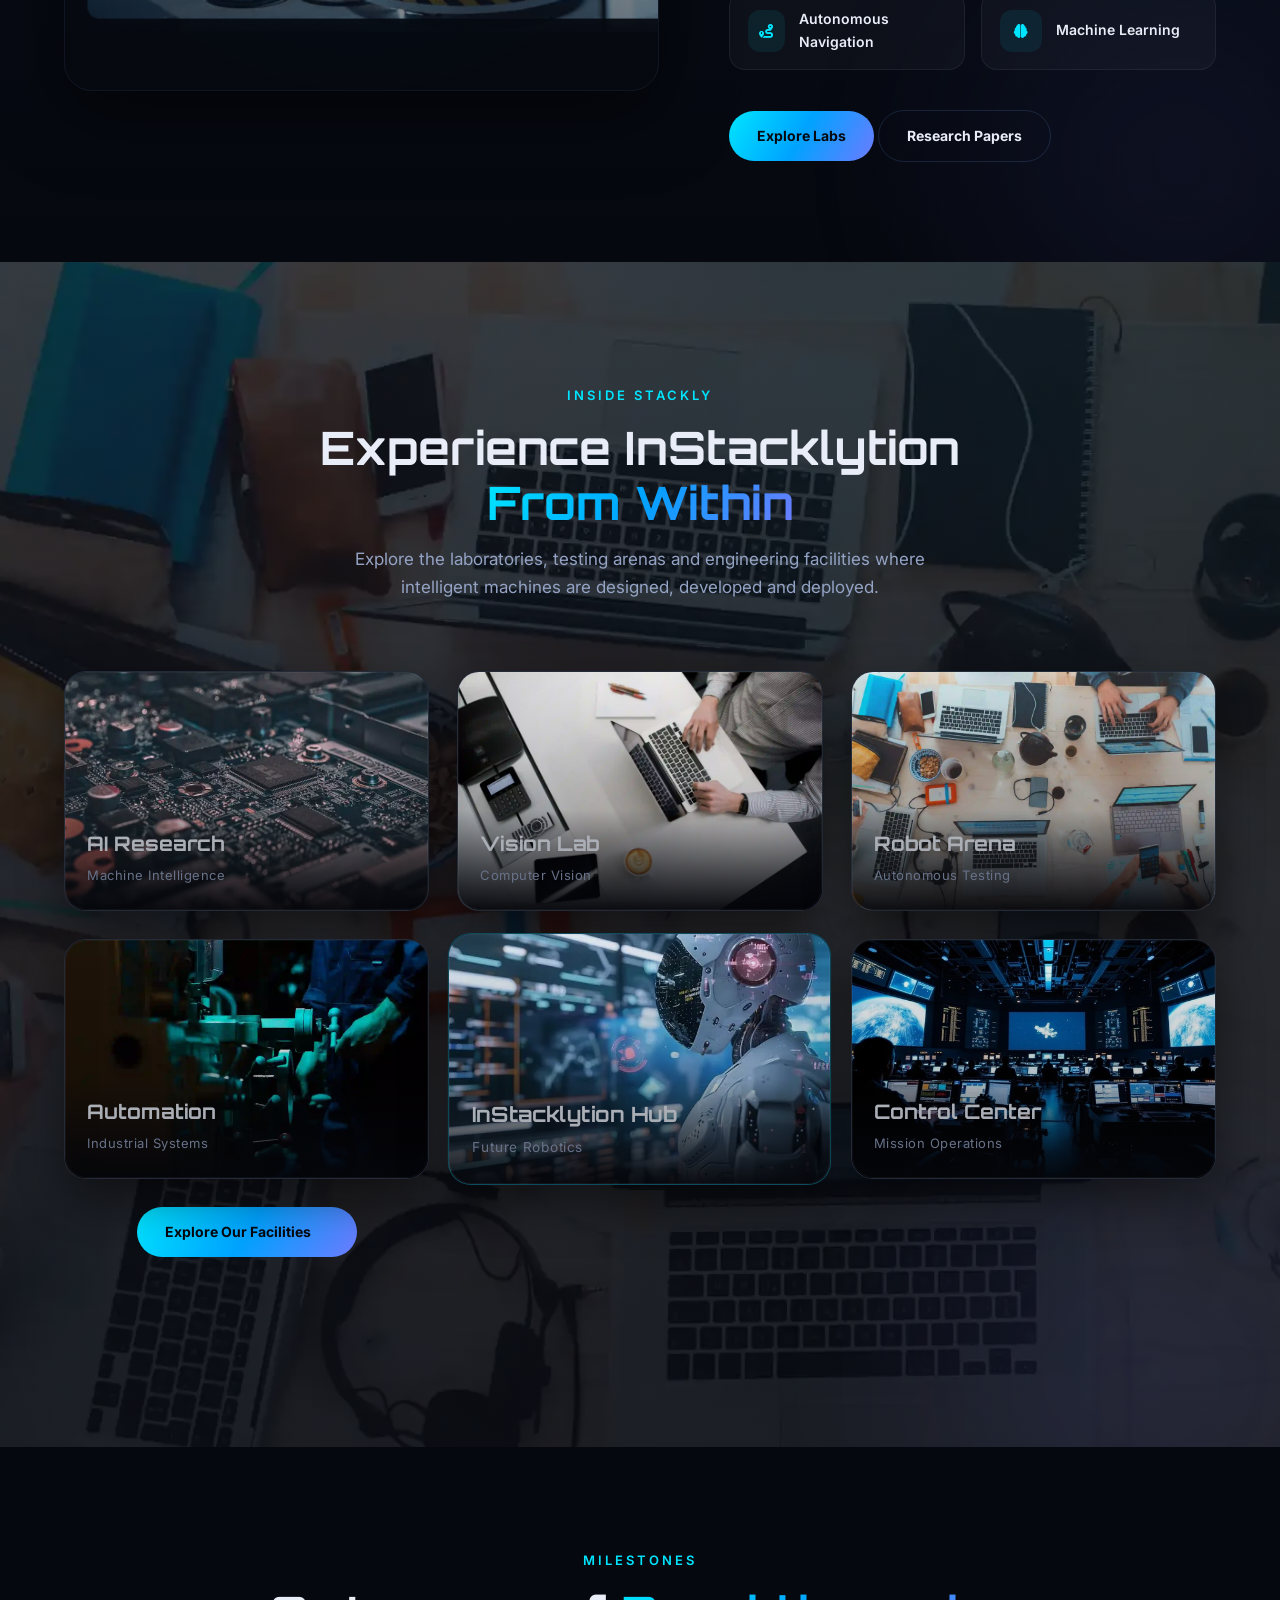
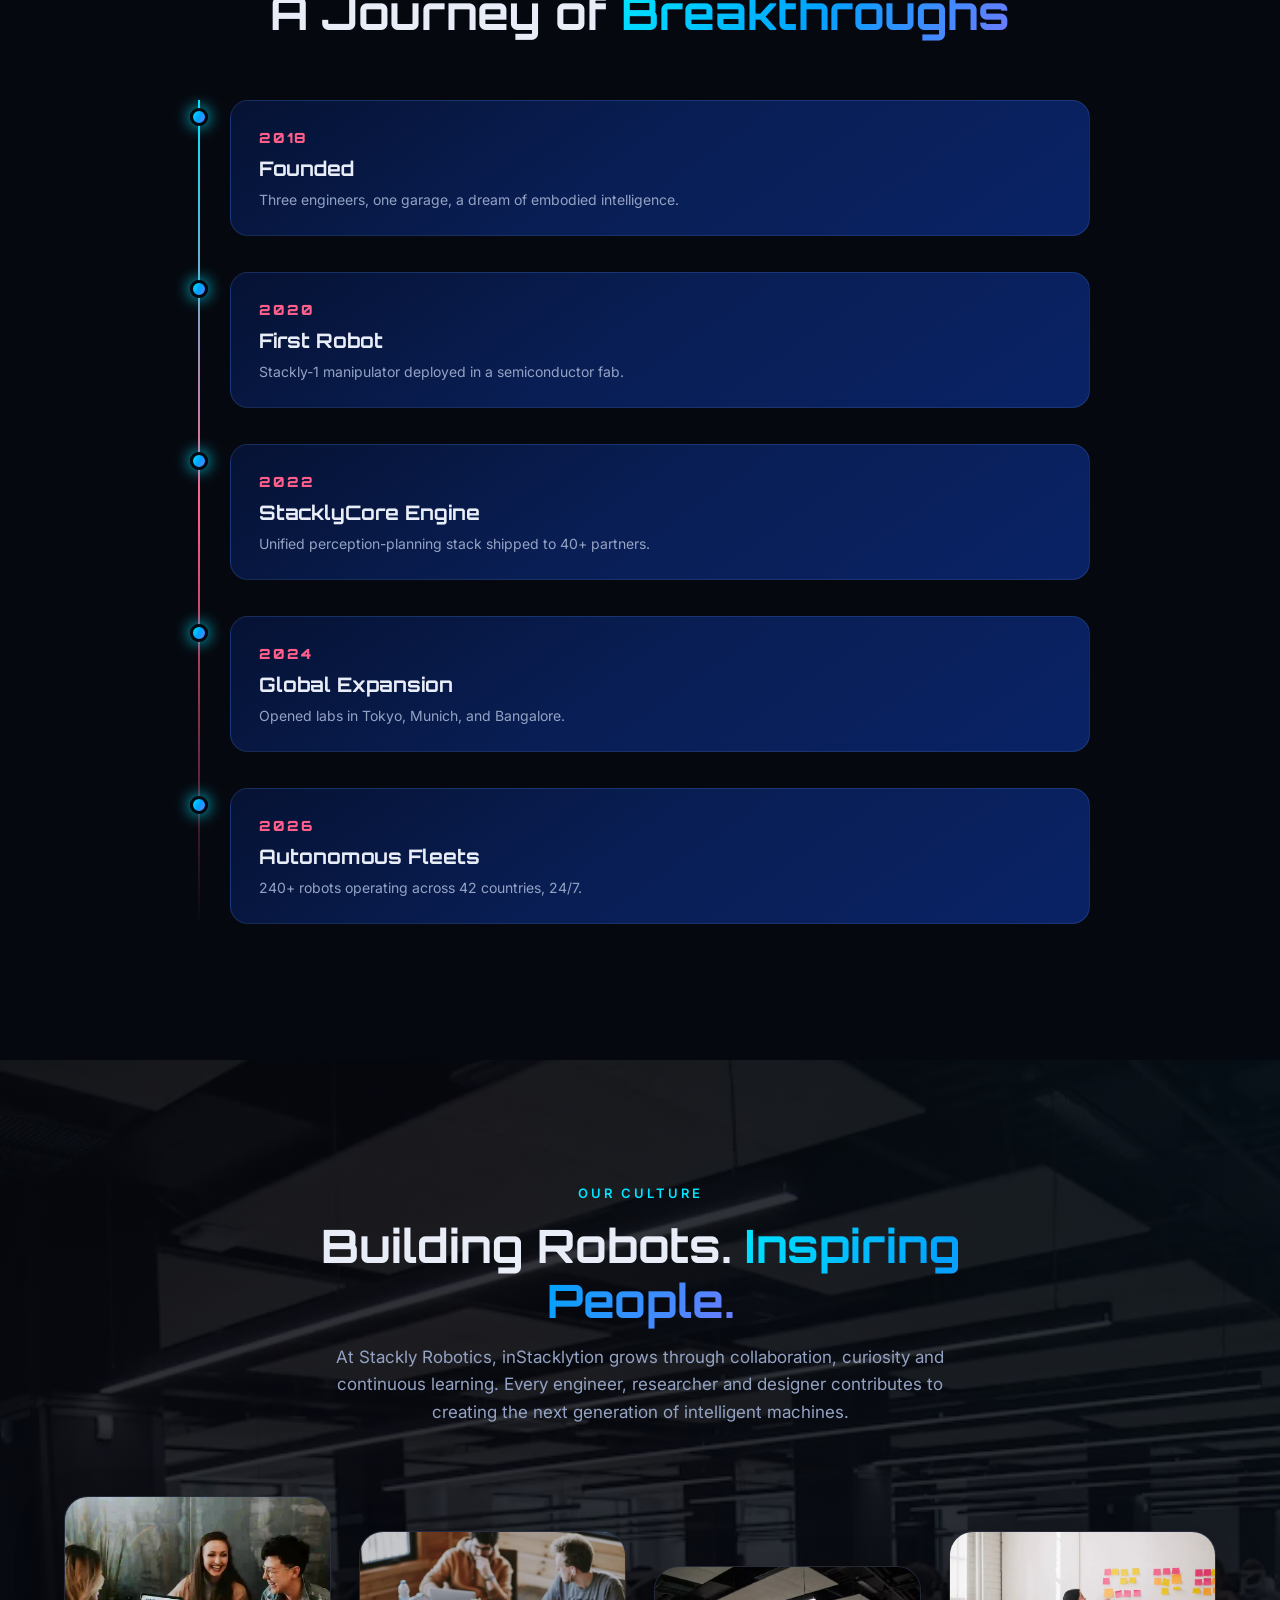
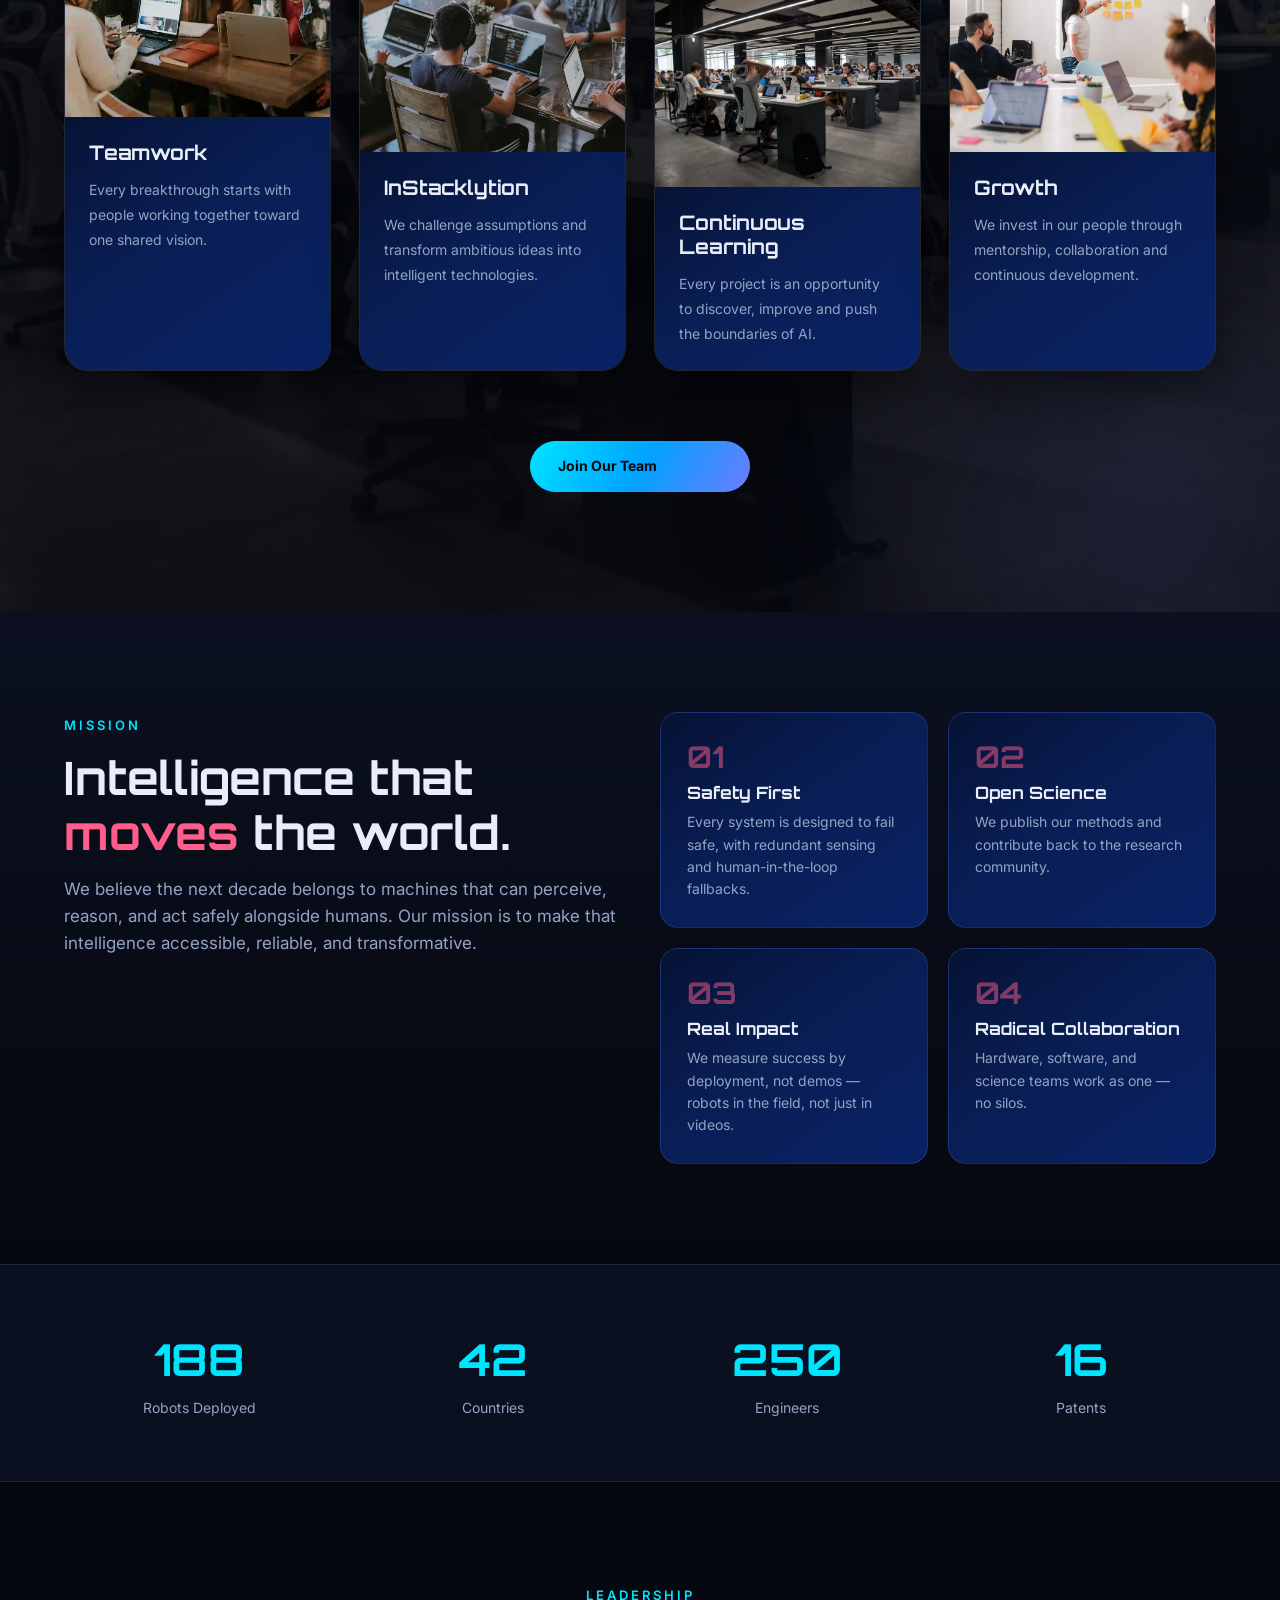
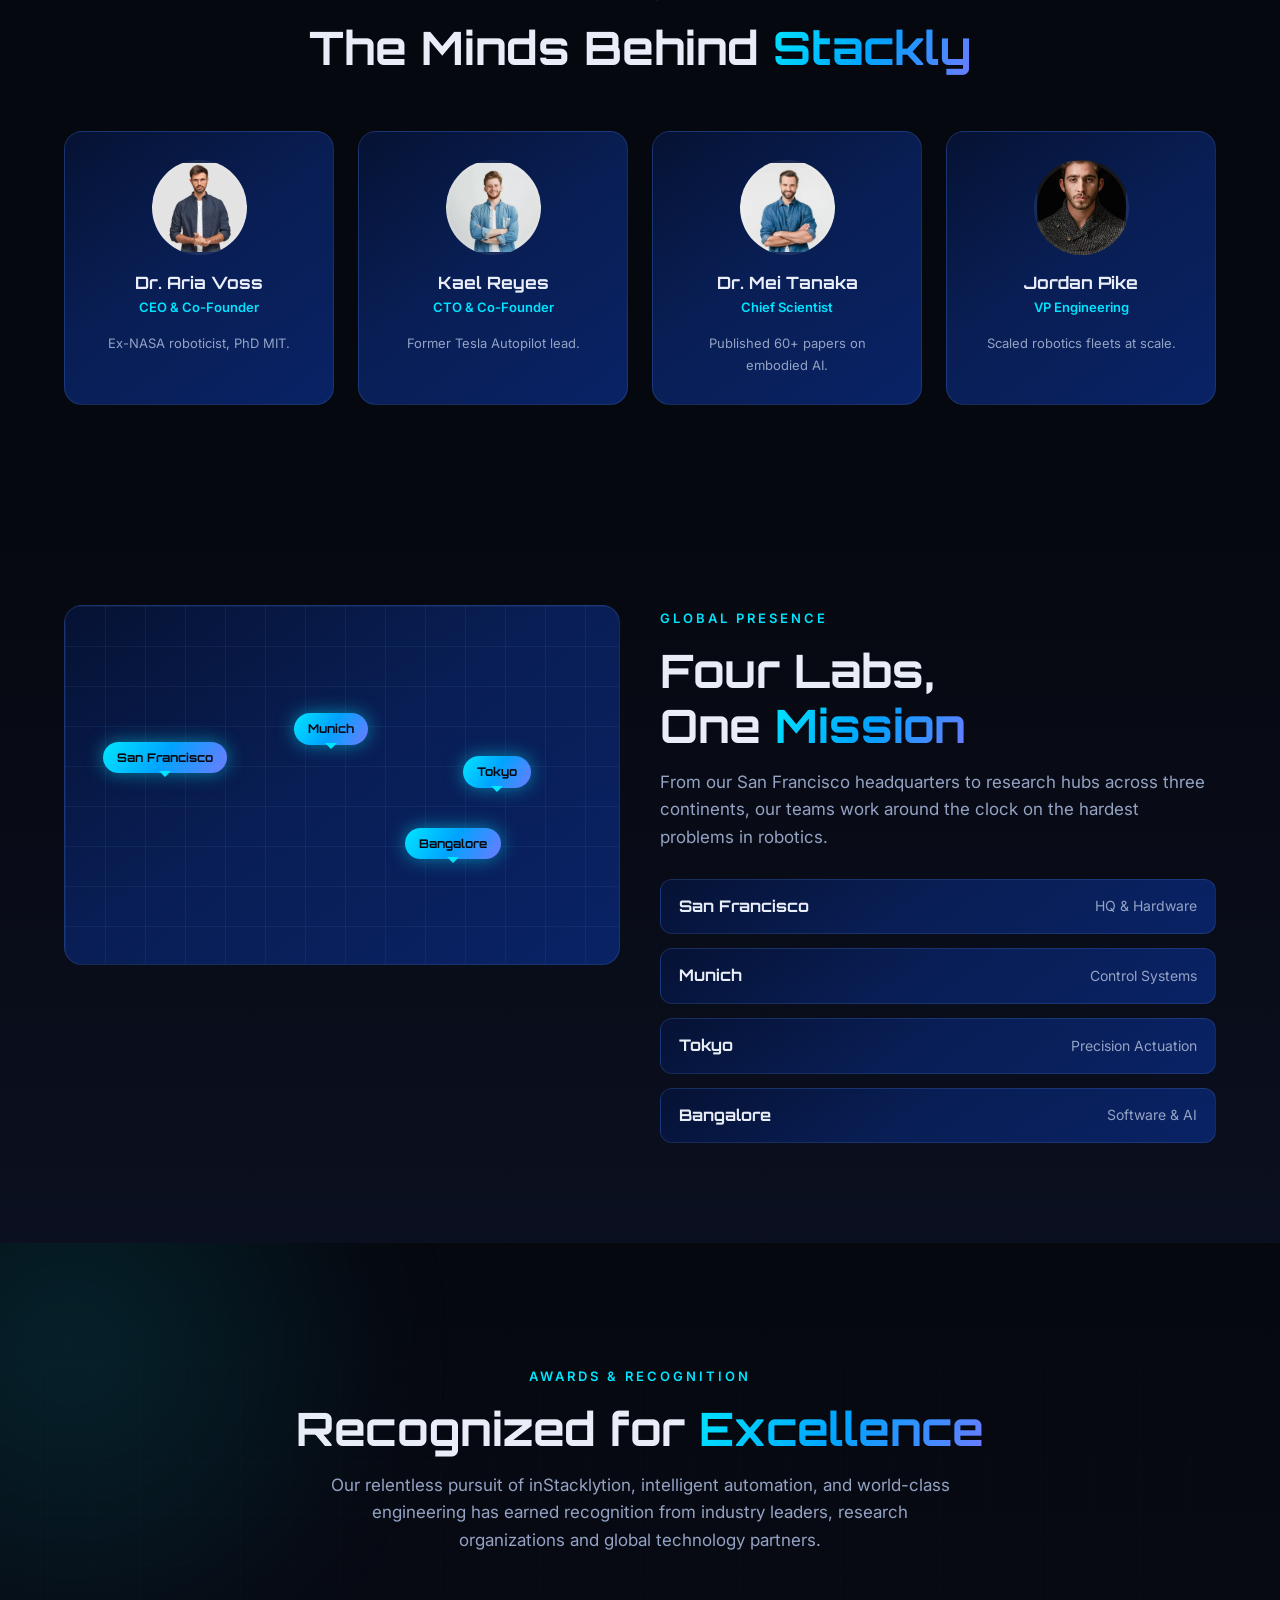
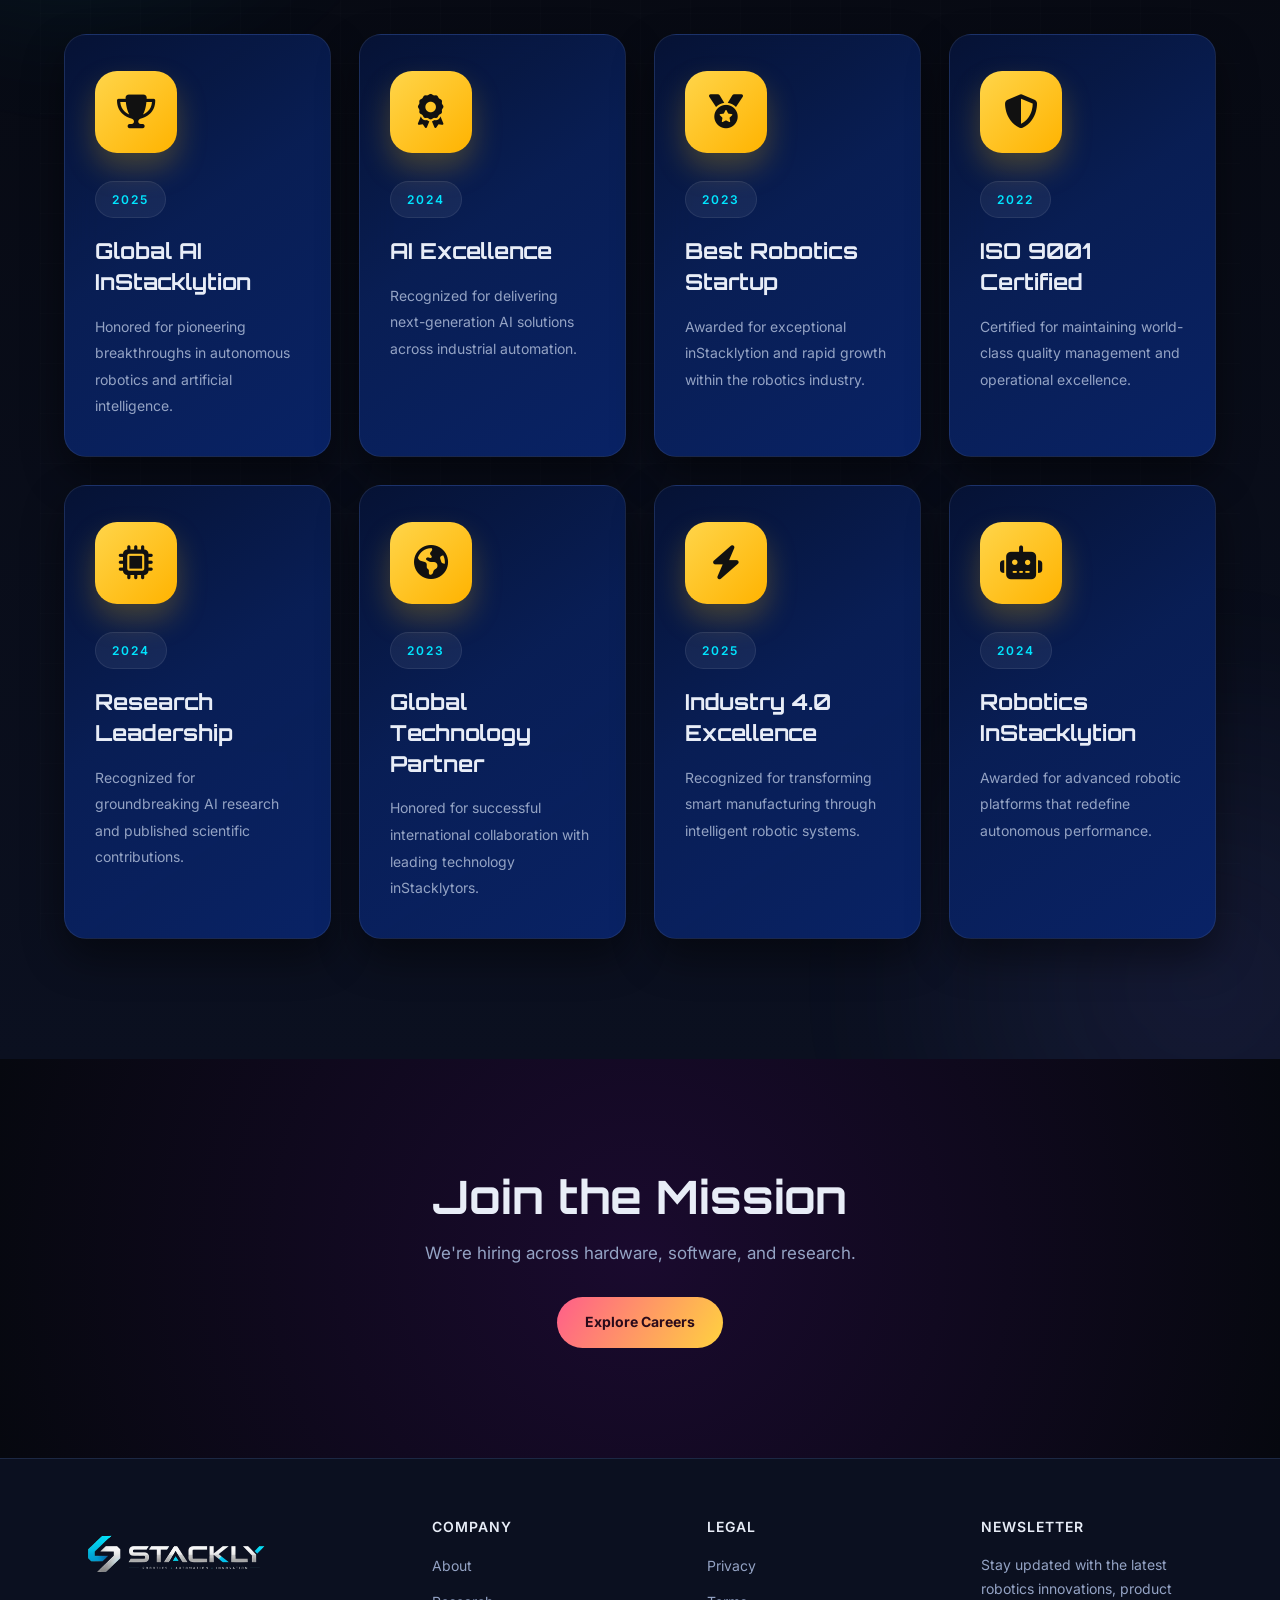
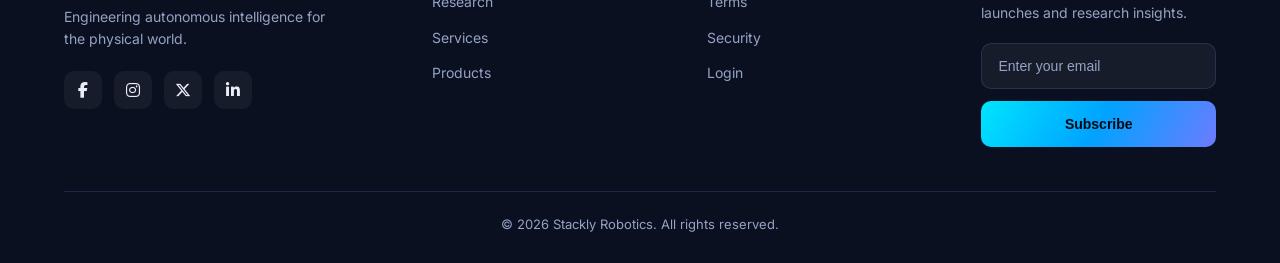
<file: about.html>
<!DOCTYPE html>
<html lang="en">
<head>
<meta charset="UTF-8">
<meta name="viewport" content="width=device-width, initial-scale=1.0">
<title>About — Stackly Robotics</title>
<link rel="stylesheet"
href="https://cdnjs.cloudflare.com/ajax/libs/font-awesome/6.7.2/css/all.min.css">
<link rel="stylesheet" href="css/shared.css">
<link rel="stylesheet" href="css/about.css">
</head>
<body>

<nav class="nav">
  <a href="index.html" class="nav__logo">
        <img src="images/logo.webp" alt="Stackly Logo">
  </a>
  <div class="nav__links">
    <a href="index.html">Home</a>
    <a href="about.html" class="active">About</a>
    <a href="services.html">Services</a>
    <a href="products.html">Products</a>
    <!-- <a href="research.html">Research</a> -->
    <a href="contact.html">Contact</a>
  </div>
  <button class="nav__cta" onclick="location.href='login.html'">Login</button>
  <div class="nav__toggle"><span></span><span></span><span></span></div>
</nav>

<div class="overlay"></div>
<aside class="mobile-menu">
  <button class="mobile-menu__close">&times;</button>
  <nav class="mobile-menu__links">
    <a href="index.html">Home</a>
    <a href="about.html" class="active">About</a>
    <a href="services.html">Services</a>
    <a href="products.html">Products</a>
    <!-- <a href="research.html">Research</a> -->
    <a href="contact.html">Contact</a>
  </nav>
  <div class="mobile-menu__spacer"></div>
  <a href="login.html" class="mobile-menu__login">LOGIN / SIGN UP</a>
</aside>

<!-- 1. PAGE HERO -->
<section class="page-hero">
  <div class="page-hero__bg"></div>
  <div class="container page-hero__inner">
    <span class="eyebrow">Our Story</span>
    <h1 class="page-hero__title">We are <span class="text-grad">Stackly Robotics</span></h1>
    <p class="page-hero__desc">Founded in 2018 by a team of roboticists and AI researchers, we exist to close the gap between machine learning and the physical world — building systems that act with human-level judgment.</p>
    <div class="page-hero__crumbs"><a href="error.html">Home</a> / <span>About</span></div>
  </div>
</section>

<section class="labs">

    <div class="container">

        <div class="labs__head reveal">

            <span class="eyebrow">
                Our Research Labs
            </span>

            <h2 class="section-title">
                Where the Future of
                <span class="text-grad">
                    Robotics Begins
                </span>
            </h2>

            <p class="section-sub">

                Our multidisciplinary laboratories bring together
                robotics engineers, AI scientists and hardware experts
                to create intelligent machines that solve real-world
                challenges.

            </p>

        </div>


        <div class="labs__grid">

            <!-- LEFT -->

            <div class="labs__image reveal">

                <img
                    src="images/lab.webp"
                    alt="Stackly Robotics Lab">

                <!-- <div class="lab-badge badge-1">

                    AI Robotics Lab

                </div>

                <div class="lab-badge badge-2">

                    Vision Systems

                </div>

                <div class="lab-badge badge-3">

                    Hardware Testing

                </div>

                <div class="lab-badge badge-4">

                    Autonomous AI

                </div> -->

            </div>

            <!-- RIGHT -->

            <div class="labs__content reveal">

                <span class="robot-label">

                    WORLD CLASS FACILITIES

                </span>

                <h3>

                    InStacklytion Happens
                    <span class="text-grad">

                        Every Day

                    </span>

                </h3>

                <p>

                    Every Stackly Robotics laboratory is designed to
                    accelerate research, testing and inStacklytion.
                    From AI simulation environments to autonomous
                    robotics testing arenas, every project moves
                    rapidly from concept to deployment.

                </p>


                <div class="labs-list">

                    <div>

                        <i class="fa-solid fa-microchip"></i>

                        AI Robotics Lab

                    </div>

                    <div>

                        <i class="fa-solid fa-eye"></i>

                        Computer Vision

                    </div>

                    <div>

                        <i class="fa-solid fa-robot"></i>

                        Humanoid Robotics

                    </div>

                    <div>

                        <i class="fa-solid fa-satellite"></i>

                        Sensor Fusion

                    </div>

                    <div>

                        <i class="fa-solid fa-route"></i>

                        Autonomous Navigation

                    </div>

                    <div>

                        <i class="fa-solid fa-brain"></i>

                        Machine Learning

                    </div>

                </div>

                <div class="robot-buttons">

                    <a href="error.html" class="btn btn--primary">

                        Explore Labs

                    </a>

                    <a href="error.html" class="btn btn--ghost">

                        Research Papers

                    </a>

                </div>

            </div>

        </div>


        <!-- Bottom Stats -->

        <!-- <div class="labs-stats reveal">

            <div>

                <h3 data-count="120">0</h3>

                <span>Scientists</span>

            </div>

            <div>

                <h3 data-count="35">0</h3>

                <span>Research Projects</span>

            </div>

            <div>

                <h3 data-count="16">0</h3>

                <span>Patents</span>

            </div>

            <div>

                <h3 data-count="48">0</h3>

                <span>Research Papers</span>

            </div>

        </div> -->

    </div>

</section>

<!--==================================================
                INSIDE Stackly
===================================================-->

<section class="inside-Stackly">

    <!-- Background -->

    <div class="inside-Stackly__bg"></div>

    <div class="inside-Stackly__overlay"></div>

    <div class="container">

        <!-- Heading -->

        <div class="inside-Stackly__head reveal">

            <span class="eyebrow">
                Inside Stackly
            </span>

            <h2 class="section-title">

                Experience InStacklytion
                <span class="text-grad">
                    From Within
                </span>

            </h2>

            <p class="section-sub">

                Explore the laboratories, testing arenas and engineering
                facilities where intelligent machines are designed,
                developed and deployed.

            </p>

        </div>

        <!--==============================
                IMAGE GRID
        ===============================-->

        <div class="inside-gallery reveal">

            <!-- Card 1 -->

            <div class="inside-card">

                <img src="images/Exploration-Robot.webp" alt="AI Research Lab">

                <div class="inside-card__overlay">

                    <h3>AI Research</h3>

                    <span>Machine Intelligence</span>

                </div>

            </div>

            <!-- Card 2 -->

            <div class="inside-card">

                <img src="images/Finance.webp" alt="Computer Vision">

                <div class="inside-card__overlay">

                    <h3>Vision Lab</h3>

                    <span>Computer Vision</span>

                </div>

            </div>

            <!-- Card 3 -->

            <div class="inside-card">

                <img src="images/bg-5.webp" alt="Robot Testing">

                <div class="inside-card__overlay">

                    <h3>Robot Arena</h3>

                    <span>Autonomous Testing</span>

                </div>

            </div>

            <!-- Card 4 -->

            <div class="inside-card">

                <img src="images/research.webp" alt="Automation">

                <div class="inside-card__overlay">

                    <h3>Automation</h3>

                    <span>Industrial Systems</span>

                </div>

            </div>

            <!-- Card 5 (Center Featured) -->

            <div class="inside-card inside-card--featured">

                <img src="images/future-robo.webp" alt="InStacklytion Hub">

                <div class="inside-card__overlay">

                    <h3>InStacklytion Hub</h3>

                    <span>Future Robotics</span>

                </div>

            </div>

            <!-- Card 6 -->

            <div class="inside-card">

                <img src="images/mission-operations.webp" alt="Control Center">

                <div class="inside-card__overlay">

                    <h3>Control Center</h3>

                    <span>Mission Operations</span>

                </div>

            </div>

            

        <!-- CTA -->

        <div class="inside-Stackly__footer reveal">

            <a href="error.html" class="btn btn--primary">

                Explore Our Facilities

            </a>

        </div>

    </div>

</section>

<!-- 2. TIMELINE -->
<section class="timeline-sec">
  <div class="container">
    <div class="reveal" style="text-align:center;margin-bottom:60px">
      <span class="eyebrow">Milestones</span>
      <h2 class="section-title">A Journey of <span class="text-grad">Breakthroughs</span></h2>
    </div>
    <div class="timeline">
      <div class="tl-item reveal"><div class="tl-dot"></div><div class="tl-card"><span class="tl-year">2018</span><h3>Founded</h3><p>Three engineers, one garage, a dream of embodied intelligence.</p></div></div>
      <div class="tl-item reveal"><div class="tl-dot"></div><div class="tl-card"><span class="tl-year">2020</span><h3>First Robot</h3><p>Stackly-1 manipulator deployed in a semiconductor fab.</p></div></div>
      <div class="tl-item reveal"><div class="tl-dot"></div><div class="tl-card"><span class="tl-year">2022</span><h3>StacklyCore Engine</h3><p>Unified perception-planning stack shipped to 40+ partners.</p></div></div>
      <div class="tl-item reveal"><div class="tl-dot"></div><div class="tl-card"><span class="tl-year">2024</span><h3>Global Expansion</h3><p>Opened labs in Tokyo, Munich, and Bangalore.</p></div></div>
      <div class="tl-item reveal"><div class="tl-dot"></div><div class="tl-card"><span class="tl-year">2026</span><h3>Autonomous Fleets</h3><p>240+ robots operating across 42 countries, 24/7.</p></div></div>
    </div>
  </div>
</section>

<!--=========================================
            OUR CULTURE
==========================================-->

<section class="culture">

    <!-- Background -->

    <div class="culture__bg"></div>
    <div class="culture__overlay"></div>

    <div class="container">

        <!-- Heading -->

        <div class="culture__head reveal">

            <span class="eyebrow">
                Our Culture
            </span>

            <h2 class="section-title">

                Building Robots.
                <span class="text-grad">
                    Inspiring People.
                </span>

            </h2>

            <p class="section-sub">

                At Stackly Robotics, inStacklytion grows through collaboration,
                curiosity and continuous learning. Every engineer,
                researcher and designer contributes to creating the next
                generation of intelligent machines.

            </p>

        </div>

        <!--==========================
                CULTURE CARDS
        ===========================-->

        <div class="culture__grid reveal">

            <!-- Card 1 -->

            <article class="culture-card">

                <img
                    src="images/about1.webp"
                    alt="Team Collaboration">

                <div class="culture-card__content">

                    <h3>Teamwork</h3>

                    <p>

                        Every breakthrough starts with people working
                        together toward one shared vision.

                    </p>

                </div>

            </article>

            <!-- Card 2 -->

            <article class="culture-card">

                <img
                    src="images/features3.webp"
                    alt="InStacklytion">

                <div class="culture-card__content">

                    <h3>InStacklytion</h3>

                    <p>

                        We challenge assumptions and transform ambitious
                        ideas into intelligent technologies.

                    </p>

                </div>

            </article>

            <!-- Card 3 -->

            <article class="culture-card">

                <img
                    src="images/learning.webp"
                    alt="Learning">

                <div class="culture-card__content">

                    <h3>Continuous Learning</h3>

                    <p>

                        Every project is an opportunity to discover,
                        improve and push the boundaries of AI.

                    </p>

                </div>

            </article>

            <!-- Card 4 -->

            <article class="culture-card">

                <img
                    src="images/about2.webp"
                    alt="Growth">

                <div class="culture-card__content">

                    <h3>Growth</h3>

                    <p>

                        We invest in our people through mentorship,
                        collaboration and continuous development.

                    </p>

                </div>

            </article>

        </div>

        <!-- Button -->

        <div class="culture__footer reveal">

            <a href="error.html" class="btn btn--primary">

                Join Our Team

            </a>

        </div>

    </div>

</section>

<!-- 3. MISSION / VALUES -->
<section class="values">
  <div class="container">
    <div class="grid-2">
      <div class="reveal">
        <span class="eyebrow">Mission</span>
        <h2 class="section-title">Intelligence that<br><span class="text-accent">moves</span> the world.</h2>
        <p class="section-sub">We believe the next decade belongs to machines that can perceive, reason, and act safely alongside humans. Our mission is to make that intelligence accessible, reliable, and transformative.</p>
      </div>
      <div class="reveal values__grid">
        <div class="value-card"><h3>01</h3><h4>Safety First</h4><p>Every system is designed to fail safe, with redundant sensing and human-in-the-loop fallbacks.</p></div>
        <div class="value-card"><h3>02</h3><h4>Open Science</h4><p>We publish our methods and contribute back to the research community.</p></div>
        <div class="value-card"><h3>03</h3><h4>Real Impact</h4><p>We measure success by deployment, not demos — robots in the field, not just in videos.</p></div>
        <div class="value-card"><h3>04</h3><h4>Radical Collaboration</h4><p>Hardware, software, and science teams work as one — no silos.</p></div>
      </div>
    </div>
  </div>
</section>

<!-- 4. STATS BAND -->
<section class="stats-band">
  <div class="container stats-band__grid">
    <div class="reveal sb-item"><b data-count="240">0</b><span>Robots Deployed</span></div>
    <div class="reveal sb-item"><b data-count="42">0</b><span>Countries</span></div>
    <div class="reveal sb-item"><b data-count="320">0</b><span>Engineers</span></div>
    <div class="reveal sb-item"><b data-count="16">0</b><span>Patents</span></div>
  </div>
</section>

<!-- 5. LEADERSHIP -->
<section class="leadership">
  <div class="container">
    <div class="reveal" style="text-align:center;margin-bottom:56px">
      <span class="eyebrow">Leadership</span>
      <h2 class="section-title">The Minds Behind <span class="text-grad">Stackly</span></h2>
    </div>
    <div class="grid-4 reveal">
      <div class="leader"><div class="leader__avatar l1"></div><h3>Dr. Aria Voss</h3><span>CEO & Co-Founder</span><p>Ex-NASA roboticist, PhD MIT.</p></div>
      <div class="leader"><div class="leader__avatar l2"></div><h3>Kael Reyes</h3><span>CTO & Co-Founder</span><p>Former Tesla Autopilot lead.</p></div>
      <div class="leader"><div class="leader__avatar l3"></div><h3>Dr. Mei Tanaka</h3><span>Chief Scientist</span><p>Published 60+ papers on embodied AI.</p></div>
      <div class="leader"><div class="leader__avatar l4"></div><h3>Jordan Pike</h3><span>VP Engineering</span><p>Scaled robotics fleets at scale.</p></div>
    </div>
  </div>
</section>

<!-- 6. GLOBAL PRESENCE -->
<section class="presence">
  <div class="container">
    <div class="grid-2">
      <div class="reveal presence__map">
        <div class="map-pin" style="left:18%;top:38%">San Francisco</div>
        <div class="map-pin" style="left:48%;top:30%">Munich</div>
        <div class="map-pin" style="left:78%;top:42%">Tokyo</div>
        <div class="map-pin" style="left:70%;top:62%">Bangalore</div>
        <div class="map-grid"></div>
      </div>
      <div class="reveal">
        <span class="eyebrow">Global Presence</span>
        <h2 class="section-title">Four Labs,<br>One <span class="text-grad">Mission</span></h2>
        <p class="section-sub">From our San Francisco headquarters to research hubs across three continents, our teams work around the clock on the hardest problems in robotics.</p>
        <div class="presence__list">
          <div><b>San Francisco</b><span>HQ & Hardware</span></div>
          <div><b>Munich</b><span>Control Systems</span></div>
          <div><b>Tokyo</b><span>Precision Actuation</span></div>
          <div><b>Bangalore</b><span>Software & AI</span></div>
        </div>
      </div>
    </div>
  </div>
</section>

<!--=========================================
            AWARDS & RECOGNITION
==========================================-->

<section class="awards">

    <div class="container">

        <!-- Heading -->

        <div class="awards__head reveal">

            <span class="eyebrow">
                Awards & Recognition
            </span>

            <h2 class="section-title">

                Recognized for
                <span class="text-grad">
                    Excellence
                </span>

            </h2>

            <p class="section-sub">

                Our relentless pursuit of inStacklytion, intelligent automation,
                and world-class engineering has earned recognition from
                industry leaders, research organizations and global technology
                partners.

            </p>

        </div>

        <!--==========================
                AWARDS GRID
        ===========================-->

        <div class="awards__grid reveal">

            <!-- Award 1 -->

            <article class="award-card">

                <div class="award-icon">

                    <i class="fa-solid fa-trophy"></i>

                </div>

                <span class="award-year">

                    2025

                </span>

                <h3>

                    Global AI InStacklytion

                </h3>

                <p>

                    Honored for pioneering breakthroughs in autonomous
                    robotics and artificial intelligence.

                </p>

            </article>

            <!-- Award 2 -->

            <article class="award-card">

                <div class="award-icon">

                    <i class="fa-solid fa-award"></i>

                </div>

                <span class="award-year">

                    2024

                </span>

                <h3>

                    AI Excellence

                </h3>

                <p>

                    Recognized for delivering next-generation AI
                    solutions across industrial automation.

                </p>

            </article>

            <!-- Award 3 -->

            <article class="award-card">

                <div class="award-icon">

                    <i class="fa-solid fa-medal"></i>

                </div>

                <span class="award-year">

                    2023

                </span>

                <h3>

                    Best Robotics Startup

                </h3>

                <p>

                    Awarded for exceptional inStacklytion and rapid
                    growth within the robotics industry.

                </p>

            </article>

            <!-- Award 4 -->

            <article class="award-card">

                <div class="award-icon">

                    <i class="fa-solid fa-shield-halved"></i>

                </div>

                <span class="award-year">

                    2022

                </span>

                <h3>

                    ISO 9001 Certified

                </h3>

                <p>

                    Certified for maintaining world-class quality
                    management and operational excellence.

                </p>

            </article>

            <!-- Award 5 -->

            <article class="award-card">

                <div class="award-icon">

                    <i class="fa-solid fa-microchip"></i>

                </div>

                <span class="award-year">

                    2024

                </span>

                <h3>

                    Research Leadership

                </h3>

                <p>

                    Recognized for groundbreaking AI research and
                    published scientific contributions.

                </p>

            </article>

            <!-- Award 6 -->

            <article class="award-card">

                <div class="award-icon">

                    <i class="fa-solid fa-earth-americas"></i>

                </div>

                <span class="award-year">

                    2023

                </span>

                <h3>

                    Global Technology Partner

                </h3>

                <p>

                    Honored for successful international collaboration
                    with leading technology inStacklytors.

                </p>

            </article>

            <!-- Award 7 -->

            <article class="award-card">

                <div class="award-icon">

                    <i class="fa-solid fa-bolt"></i>

                </div>

                <span class="award-year">

                    2025

                </span>

                <h3>

                    Industry 4.0 Excellence

                </h3>

                <p>

                    Recognized for transforming smart manufacturing
                    through intelligent robotic systems.

                </p>

            </article>

            <!-- Award 8 -->

            <article class="award-card">

                <div class="award-icon">

                    <i class="fa-solid fa-robot"></i>

                </div>

                <span class="award-year">

                    2024

                </span>

                <h3>

                    Robotics InStacklytion

                </h3>

                <p>

                    Awarded for advanced robotic platforms that
                    redefine autonomous performance.

                </p>

            </article>

        </div>

    </div>

</section>

<!-- 7. CTA -->
<section class="cta">
  <div class="container cta__inner reveal">
    <h2 class="section-title">Join the Mission</h2>
    <p class="section-sub">We're hiring across hardware, software, and research.</p>
    <a href="login.html" class="btn btn--accent">Explore Careers</a>
  </div>
</section>

<footer class="footer">
  <div class="container">
    <div class="footer__grid">
      <div><div class="footer__brand">
        <a href="index.html" class="nav__logo">
            <img src="images/logo.webp" alt="Stackly Logo">
        </a>
    </div><p>Engineering autonomous intelligence for the physical world.</p><div class="footer__social">
        <a href="error.html"><i class="fa-brands fa-facebook-f"></i></a>
        <a href="error.html"><i class="fa-brands fa-instagram"></i></a>
        <a href="error.html"><i class="fa-brands fa-x-twitter"></i></a>
        <a href="error.html"><i class="fa-brands fa-linkedin-in"></i></a>
    </div></div>
      <div><h4>Company</h4><ul><li><a href="about.html">About</a></li><li><a href="research.html">Research</a></li><li><a href="services.html">Services</a></li><li><a href="products.html">Products</a></li></ul></div>

      <div><h4>Legal</h4><ul><li><a href="error.html">Privacy</a></li><li><a href="error.html">Terms</a></li><li><a href="error.html">Security</a></li><li><a href="login.html">Login</a></li></ul></div>

      <div>

    <h4>Newsletter</h4>

    <p class="footer-news-text">
        Stay updated with the latest robotics innovations,
        product launches and research insights.
    </p>

    <form class="footer-newsletter">

        <input
            type="email"
            placeholder="Enter your email"
            required
        >

        <button type="submit">

            Subscribe

        </button>

    </form>

</div>
      
    </div>
    <div class="footer__bottom">© 2026 Stackly Robotics. All rights reserved.</div>
  </div>
</footer>

<script src="js/shared.js"></script>
<script src="js/about.js"></script>
</body>
</html>
</file>
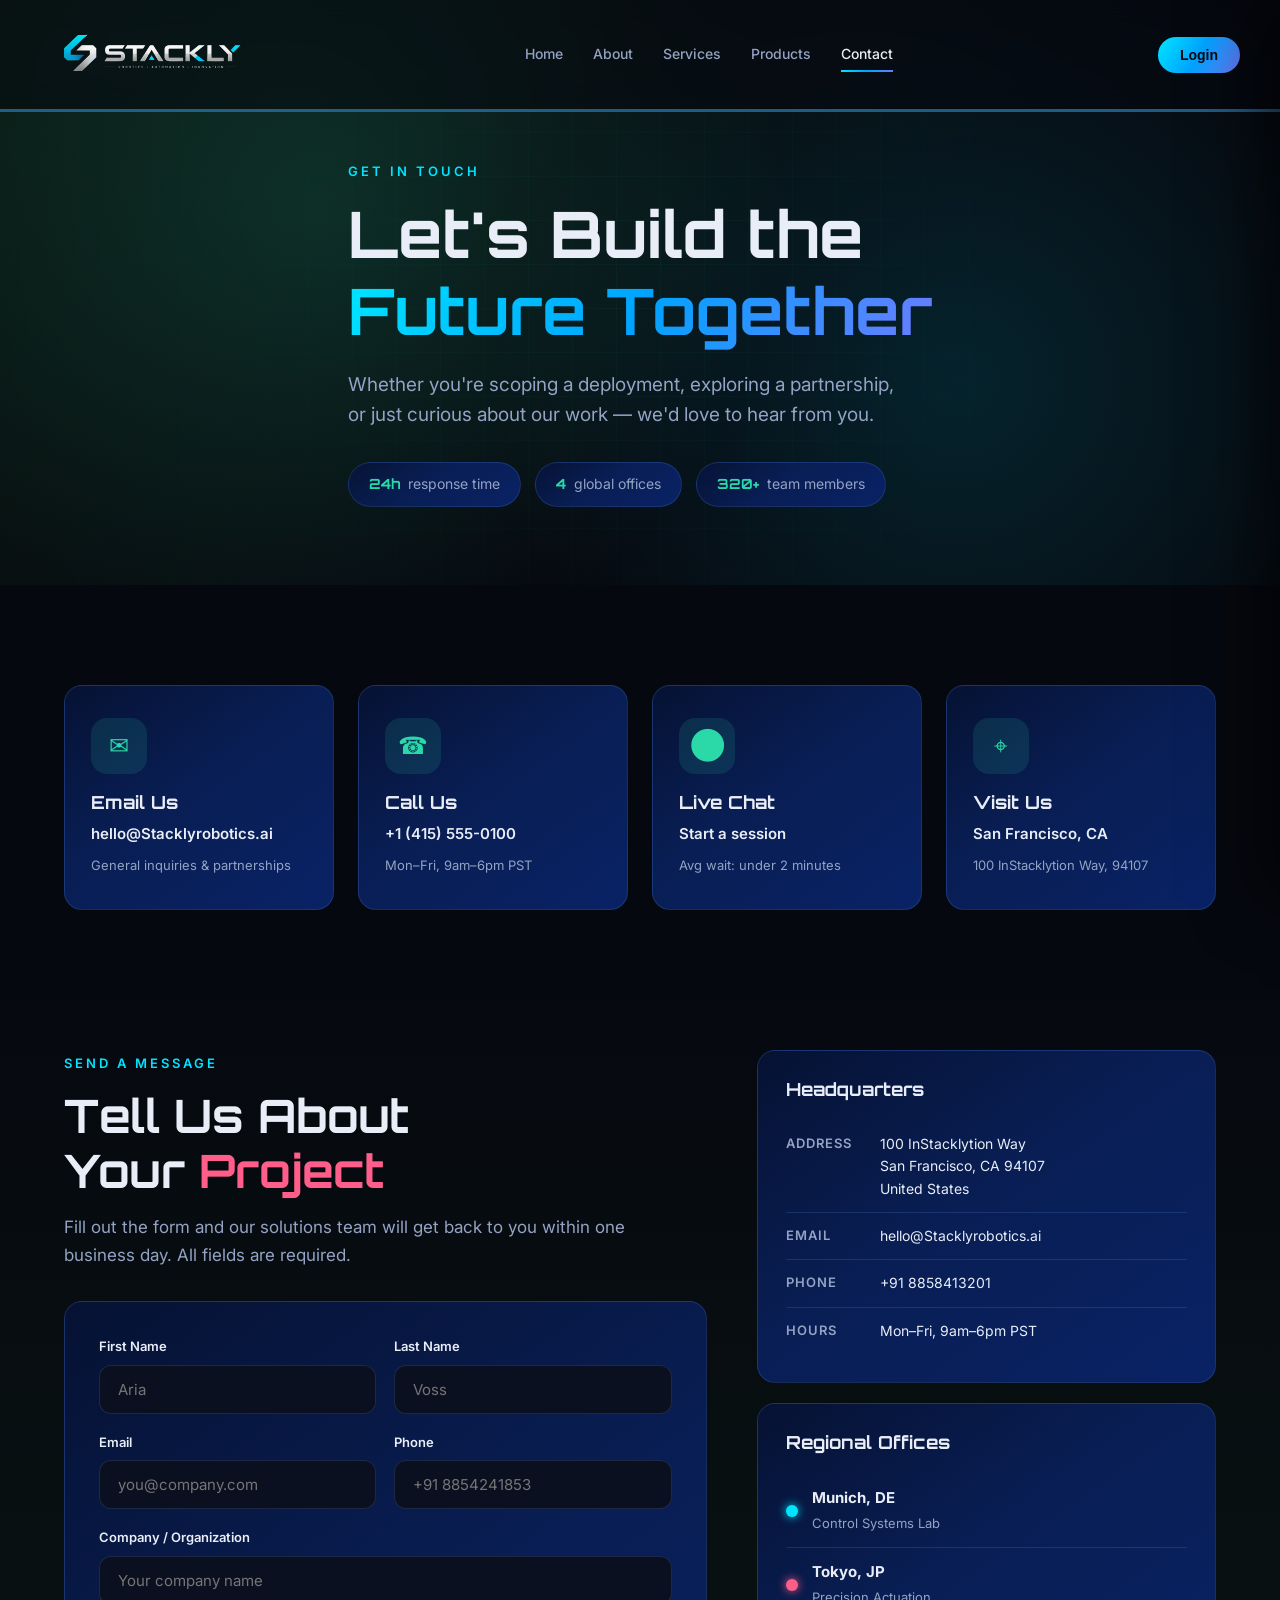
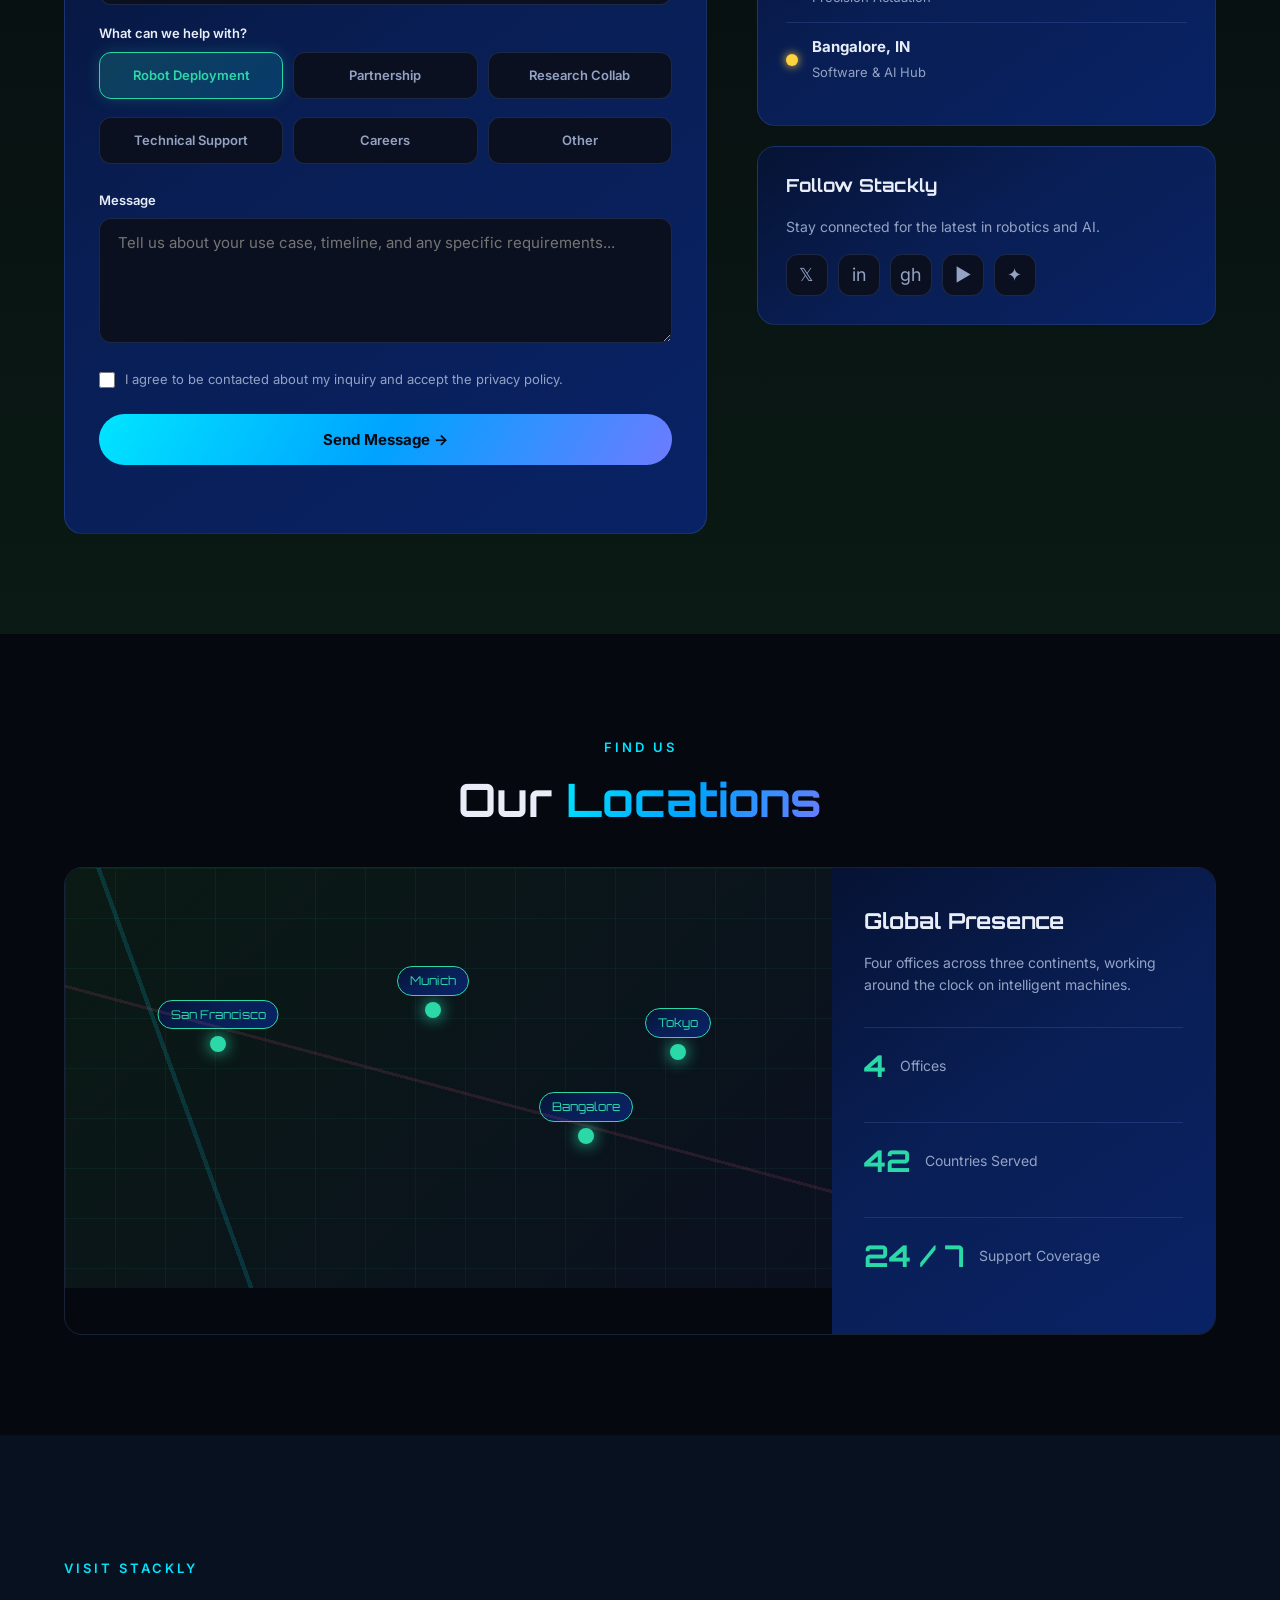
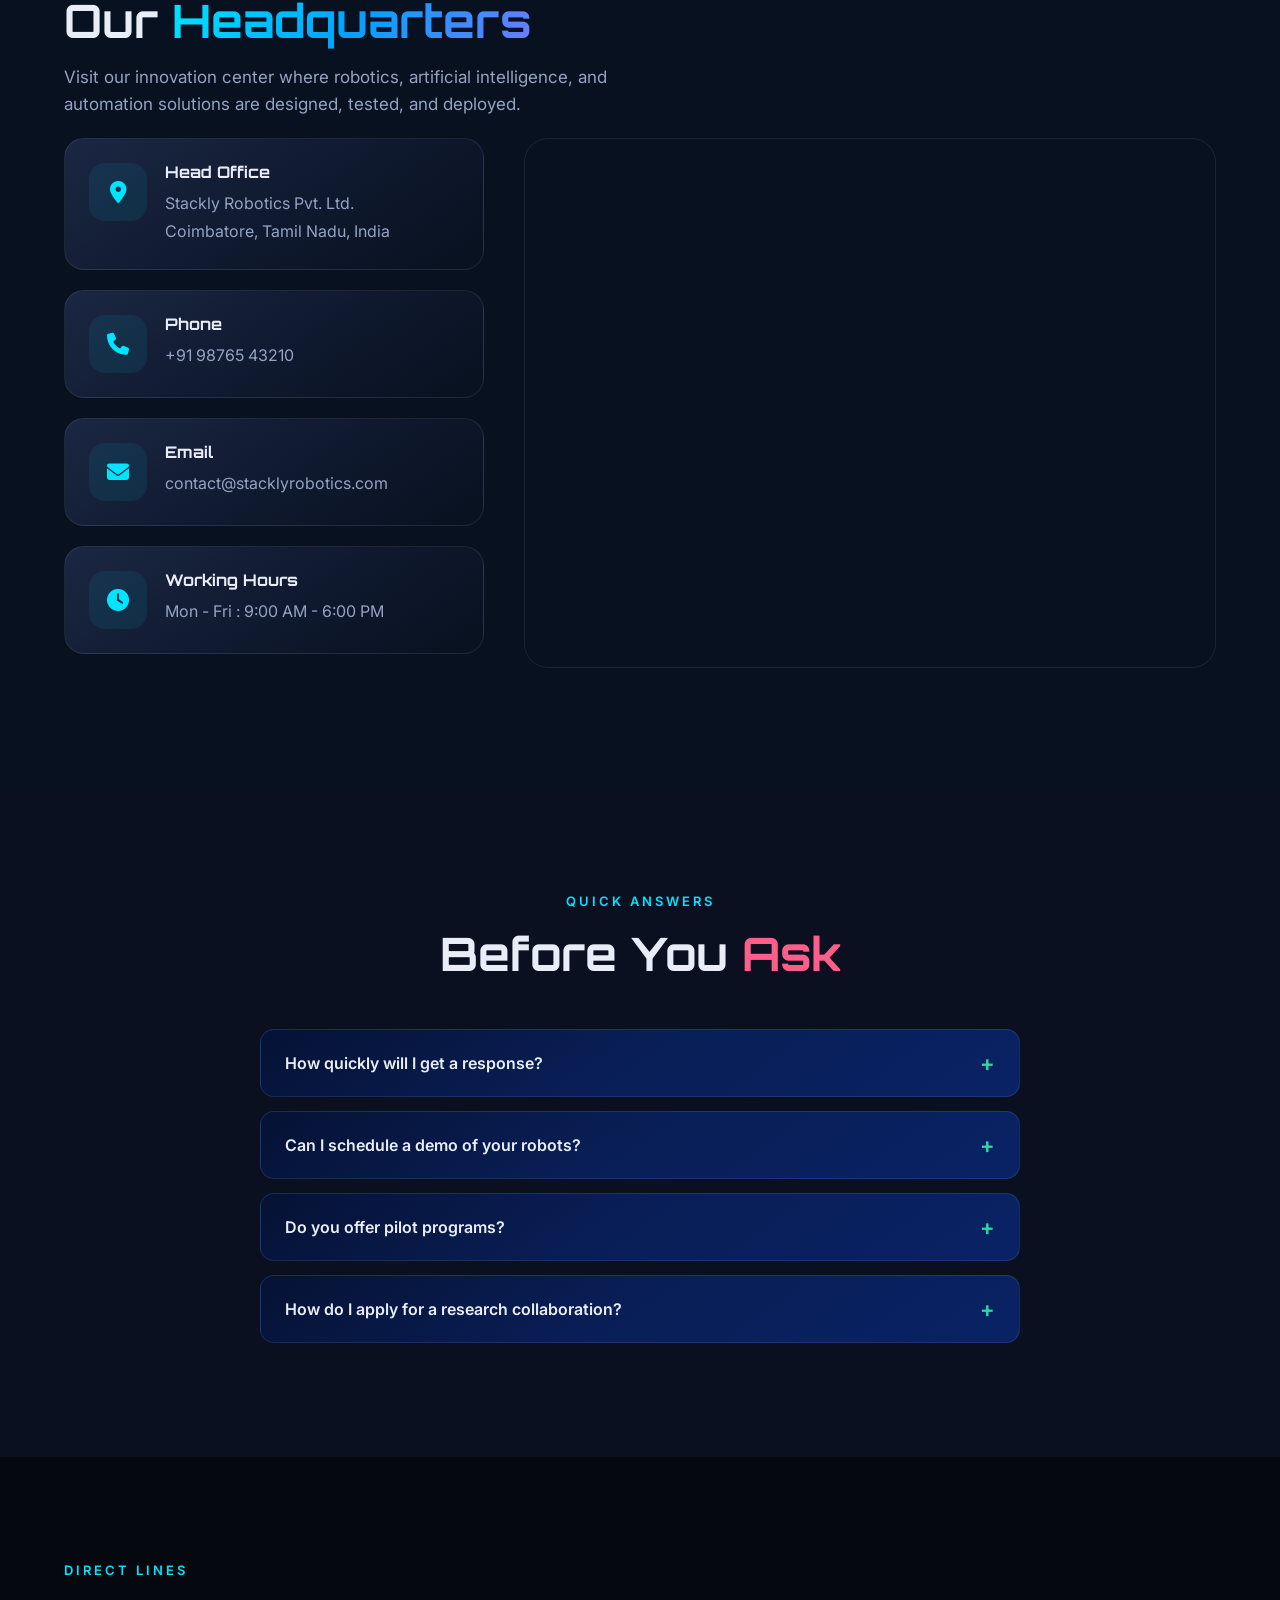
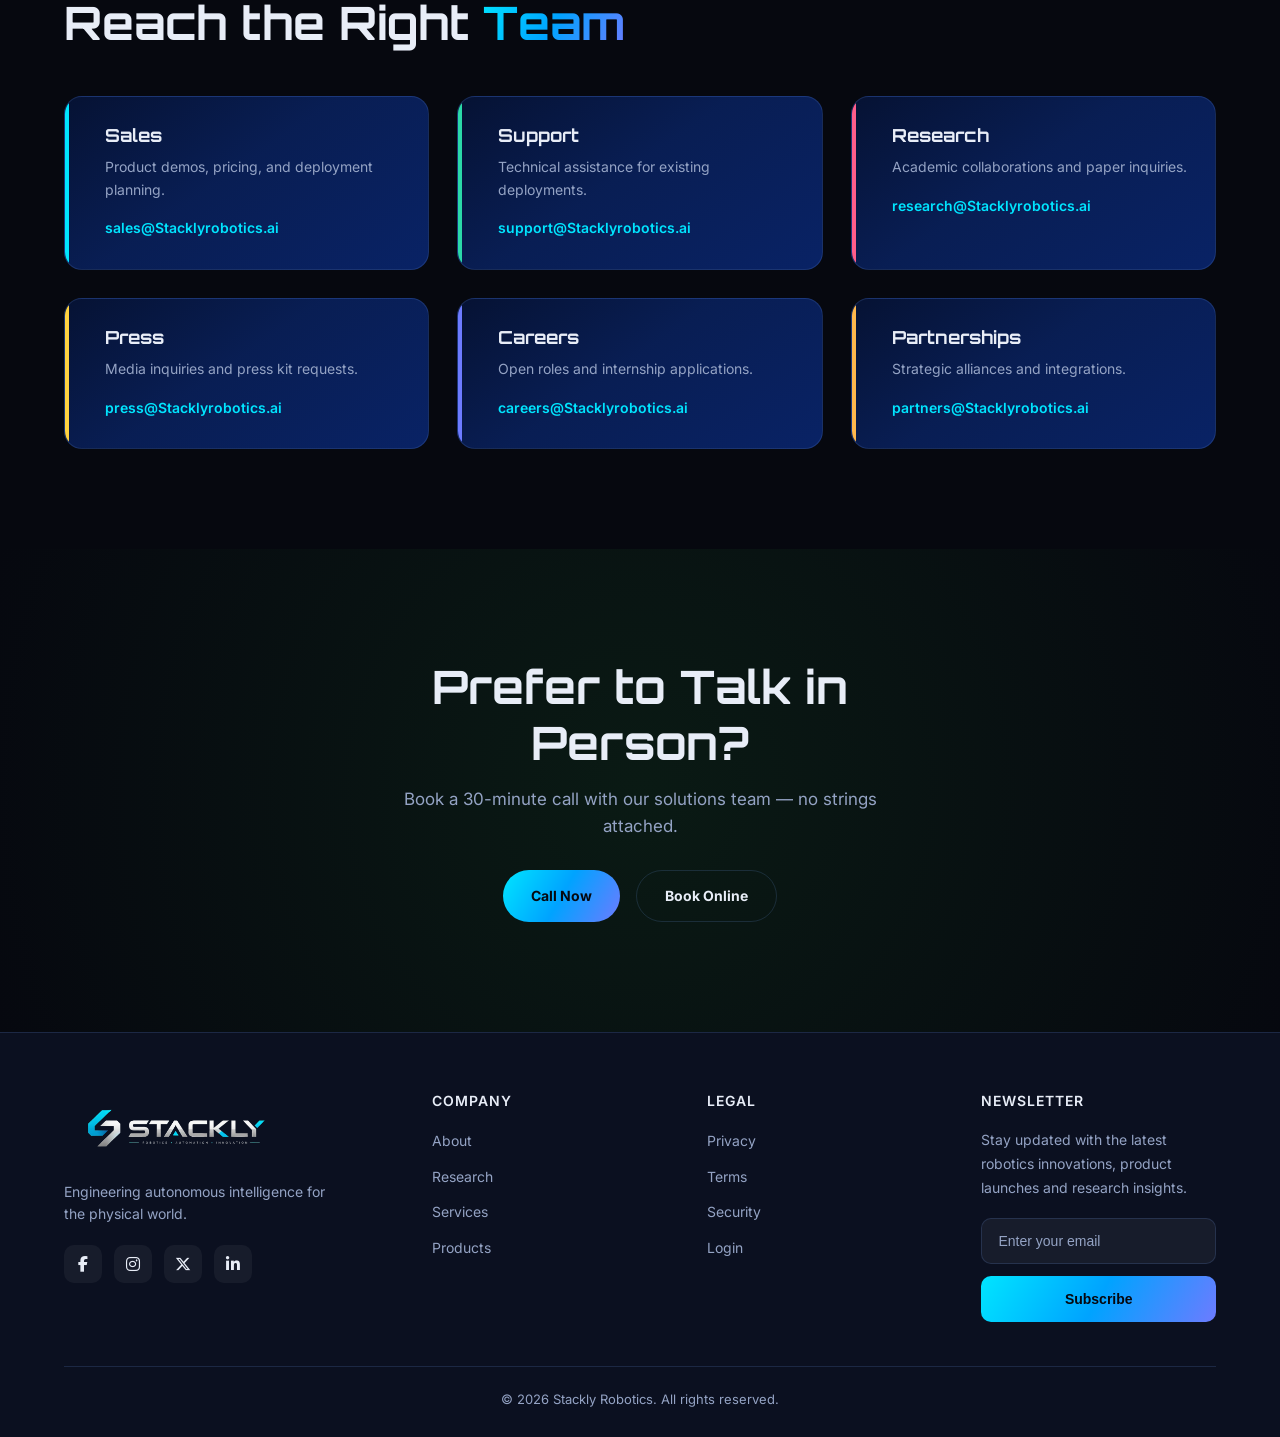
<file: contact.html>
<!doctype html>
<html lang="en">
  <head>
    <meta charset="UTF-8" />
    <meta name="viewport" content="width=device-width, initial-scale=1.0" />
    <title>Contact — Stackly Robotics</title>
    <link rel="stylesheet"
href="https://cdnjs.cloudflare.com/ajax/libs/font-awesome/6.7.2/css/all.min.css">
    <link rel="stylesheet" href="css/shared.css" />
    <link rel="stylesheet" href="css/contact.css" />
  </head>
  <body>
    <nav class="nav">
      <a href="index.html" class="nav__logo">
            <img src="images/logo.webp" alt="Stackly Logo">
      </a>
      <div class="nav__links">
        <a href="index.html">Home</a><a href="about.html">About</a>             
        <a href="services.html">Services</a><a href="products.html">Products</a>
        <a href="contact.html" class="active">Contact</a>
      </div>
      <button class="nav__cta" onclick="location.href = 'login.html'">
        Login
      </button>
      <div class="nav__toggle"><span></span><span></span><span></span></div>
    </nav>

    <div class="overlay"></div>
    <aside class="mobile-menu">
      <button class="mobile-menu__close">&times;</button>
      <nav class="mobile-menu__links">
        <a href="index.html">Home</a><a href="about.html">About</a
        ><a href="services.html">Services</a><a href="products.html">Products</a
        ><a href="contact.html" class="active">Contact</a>
      </nav>
      <div class="mobile-menu__spacer"></div>
      <a href="login.html" class="mobile-menu__login">LOGIN / SIGN UP</a>
    </aside>

    <!-- 1. HERO -->
    <section class="c-hero">
      <div class="c-hero__bg"></div>
      <div class="container c-hero__inner">
        <span class="eyebrow">Get In Touch</span>
        <h1 class="c-hero__title">
          Let's Build the<br /><span class="text-grad">Future Together</span>
        </h1>
        <p class="c-hero__desc">
          Whether you're scoping a deployment, exploring a partnership, or just
          curious about our work — we'd love to hear from you.
        </p>
        <div class="c-hero__pills">
          <span class="pill"><b>24h</b> response time</span>
          <span class="pill"><b>4</b> global offices</span>
          <span class="pill"><b>320+</b> team members</span>
        </div>
      </div>
    </section>

    <!-- 2. CONTACT CARDS -->
    <section class="contact-cards">
      <div class="container">
        <div class="grid-4 reveal">
          <a href="mailto:hello@Stacklyrobotics.ai" class="ccard">
            <div class="ccard__ic">✉</div>
            <h3>Email Us</h3>
            <p>hello@Stacklyrobotics.ai</p>
            <span>General inquiries & partnerships</span>
          </a>
          <a href="tel:+14155550100" class="ccard">
            <div class="ccard__ic">☎</div>
            <h3>Call Us</h3>
            <p>+1 (415) 555-0100</p>
            <span>Mon–Fri, 9am–6pm PST</span>
          </a>
          <a href="error.html" class="ccard">
            <div class="ccard__ic">⬤</div>
            <h3>Live Chat</h3>
            <p>Start a session</p>
            <span>Avg wait: under 2 minutes</span>
          </a>
          <a href="error.html" class="ccard">
            <div class="ccard__ic">⌖</div>
            <h3>Visit Us</h3>
            <p>San Francisco, CA</p>
            <span>100 InStacklytion Way, 94107</span>
          </a>
        </div>
      </div>
    </section>

    <!-- 3. CONTACT FORM + INFO -->
    <section class="form-section">
      <div class="container form-grid">
        <div class="reveal form-side">
          <span class="eyebrow">Send a Message</span>
          <h2 class="section-title">
            Tell Us About<br />Your <span class="text-accent">Project</span>
          </h2>
          <p class="section-sub">
            Fill out the form and our solutions team will get back to you within
            one business day. All fields are required.
          </p>

          <form
            class="cform"
            id="contactForm"
            onsubmit="
              event.preventDefault();
              handleSubmit();
            "
          >
            <div class="cform__row">
              <div class="field">
                <label>First Name</label>
                <input type="text" id="fname" placeholder="Aria" oninput="this.value=this.value.replace(/[^a-zA-Z\s]/g,'')" required />
              </div>
              <div class="field">
                <label>Last Name</label>
                <input type="text" id="lname" placeholder="Voss" oninput="this.value=this.value.replace(/[^a-zA-Z\s]/g,'')" required />
              </div>
            </div>
            <div class="cform__row">
              <div class="field">
                <label>Email</label>
                <input
                  type="email"
                  id="cemail"
                  placeholder="you@company.com"
                  required
                />
              </div>
              <div class="field">
                <label>Phone</label>
                <input type="tel" id="cphone" placeholder="+91 8854241853" oninput="this.value=this.value.replace(/[^0-9]/g,'')" />
              </div>
            </div>
            <div class="field">
              <label>Company / Organization</label>
              <input type="text" id="company" placeholder="Your company name" />
            </div>
            <div class="field">
              <label>What can we help with?</label>
              <div class="topic-grid">
                <label class="topic"
                  ><input
                    type="radio"
                    name="topic"
                    value="deployment"
                    checked
                  /><span>Robot Deployment</span></label
                >
                <label class="topic"
                  ><input type="radio" name="topic" value="partnership" /><span
                    >Partnership</span
                  ></label
                >
                <label class="topic"
                  ><input type="radio" name="topic" value="research" /><span
                    >Research Collab</span
                  ></label
                >
                <label class="topic"
                  ><input type="radio" name="topic" value="support" /><span
                    >Technical Support</span
                  ></label
                >
                <label class="topic"
                  ><input type="radio" name="topic" value="careers" /><span
                    >Careers</span
                  ></label
                >
                <label class="topic"
                  ><input type="radio" name="topic" value="other" /><span
                    >Other</span
                  ></label
                >
              </div>
            </div>
            <div class="field">
              <label>Message</label>
              <textarea
                id="message"
                rows="5"
                placeholder="Tell us about your use case, timeline, and any specific requirements..."
                required
              ></textarea>
            </div>
            <label class="check-consent"
              ><input type="checkbox" id="consent" required /><span
                >I agree to be contacted about my inquiry and accept the privacy
                policy.</span
              ></label
            >
            <button
              type="submit"
              class="btn btn--primary cform__submit"
              id="submitBtn"
            >
              Send Message →
            </button>
            <div class="cform__msg" id="formMsg"></div>
          </form>
        </div>

        <div class="reveal info-side">
          <div class="info-card">
            <h3>Headquarters</h3>
            <div class="info-row">
              <span class="info-label">Address</span
              ><span
                >100 InStacklytion Way<br />San Francisco, CA 94107<br />United
                States</span
              >
            </div>
            <div class="info-row">
              <span class="info-label">Email</span
              ><span>hello@Stacklyrobotics.ai</span>
            </div>
            <div class="info-row">
              <span class="info-label">Phone</span
              ><span>+91 8858413201</span>
            </div>
            <div class="info-row">
              <span class="info-label">Hours</span
              ><span>Mon–Fri, 9am–6pm PST</span>
            </div>
          </div>
          <div class="info-card">
            <h3>Regional Offices</h3>
            <div class="office">
              <div class="office-dot od1"></div>
              <div><b>Munich, DE</b><span>Control Systems Lab</span></div>
            </div>
            <div class="office">
              <div class="office-dot od2"></div>
              <div><b>Tokyo, JP</b><span>Precision Actuation</span></div>
            </div>
            <div class="office">
              <div class="office-dot od3"></div>
              <div><b>Bangalore, IN</b><span>Software & AI Hub</span></div>
            </div>
          </div>
          <div class="info-card info-card--social">
            <h3>Follow Stackly</h3>
            <p>Stay connected for the latest in robotics and AI.</p>
            <div class="info-social">
              <a href="error.html">𝕏</a><a href="error.html">in</a><a href="error.html">gh</a
              ><a href="error.html">▶</a><a href="error.html">✦</a>
            </div>
          </div>
        </div>
      </div>
    </section>

    <!-- 4. MAP / LOCATION -->
    <section class="map-section">
      <div class="container">
        <div class="reveal" style="margin-bottom: 40px; text-align: center">
          <span class="eyebrow">Find Us</span>
          <h2 class="section-title">
            Our <span class="text-grad">Locations</span>
          </h2>
        </div>
        <div class="map-wrap reveal">
          <div class="map-canvas">
            <div class="map-grid-lines"></div>
            <div class="map-loc" style="left: 20%; top: 42%">
              <span class="map-pin-dot"></span>
              <div class="map-loc-label">San Francisco</div>
            </div>
            <div class="map-loc" style="left: 48%; top: 34%">
              <span class="map-pin-dot"></span>
              <div class="map-loc-label">Munich</div>
            </div>
            <div class="map-loc" style="left: 80%; top: 44%">
              <span class="map-pin-dot"></span>
              <div class="map-loc-label">Tokyo</div>
            </div>
            <div class="map-loc" style="left: 68%; top: 64%">
              <span class="map-pin-dot"></span>
              <div class="map-loc-label">Bangalore</div>
            </div>
            <div class="map-connections"></div>
          </div>
          <div class="map-sidebar">
            <h3>Global Presence</h3>
            <p>
              Four offices across three continents, working around the clock on
              intelligent machines.
            </p>
            <div class="map-stat"><b>4</b><span>Offices</span></div>
            <div class="map-stat"><b>42</b><span>Countries Served</span></div>
            <div class="map-stat"><b>24 / 7</b><span>Support Coverage</span></div>
          </div>
        </div>
      </div>
    </section>

<!-- ============================
        LOCATION
============================= -->
<section class="location-section">

    <div class="container">

        <div class="location-head reveal">

            <span class="eyebrow">Visit Stackly</span>

            <h2 class="section-title">
                Our <span class="text-grad">Headquarters</span>
            </h2>

            <p class="section-sub">
                Visit our innovation center where robotics, artificial intelligence,
                and automation solutions are designed, tested, and deployed.
            </p>

        </div>

        <div class="location-grid">

            <!-- Left -->

            <div class="location-info reveal">

                <div class="location-card">

                    <i class="fa-solid fa-location-dot"></i>

                    <div>

                        <h4>Head Office</h4>

                        <p>
                            Stackly Robotics Pvt. Ltd.<br>
                            Coimbatore, Tamil Nadu, India
                        </p>

                    </div>

                </div>

                <div class="location-card">

                    <i class="fa-solid fa-phone"></i>

                    <div>

                        <h4>Phone</h4>

                        <p>+91 98765 43210</p>

                    </div>

                </div>

                <div class="location-card">

                    <i class="fa-solid fa-envelope"></i>

                    <div>

                        <h4>Email</h4>

                        <p>contact@stacklyrobotics.com</p>

                    </div>

                </div>

                <div class="location-card">

                    <i class="fa-solid fa-clock"></i>

                    <div>

                        <h4>Working Hours</h4>

                        <p>Mon - Fri : 9:00 AM - 6:00 PM</p>

                    </div>

                </div>

            </div>

            <!-- Right -->

            <div class="location-map reveal">

                <iframe
                    src="https://www.google.com/maps?q=Coimbatore,Tamil%20Nadu&output=embed"
                    loading="lazy"
                    allowfullscreen>
                </iframe>

            </div>

        </div>

    </div>

</section>

    <!-- 5. FAQ -->
    <section class="c-faq">
      <div class="container">
        <div class="reveal" style="text-align: center; margin-bottom: 48px">
          <span class="eyebrow">Quick Answers</span>
          <h2 class="section-title">
            Before You <span class="text-accent">Ask</span>
          </h2>
        </div>
        <div class="c-faq__list reveal">
          <div class="cfaq-item">
            <button class="cfaq-q">
              How quickly will I get a response?<span class="cfaq-icon">+</span>
            </button>
            <div class="cfaq-a">
              <p>
                We respond to all inquiries within one business day. For urgent
                technical issues, use live chat for a sub-2-minute response.
              </p>
            </div>
          </div>
          <div class="cfaq-item">
            <button class="cfaq-q">
              Can I schedule a demo of your robots?<span class="cfaq-icon"
                >+</span
              >
            </button>
            <div class="cfaq-a">
              <p>
                Absolutely. Select "Robot Deployment" as your topic and mention
                "demo" in the message — we'll arrange an on-site or virtual
                session.
              </p>
            </div>
          </div>
          <div class="cfaq-item">
            <button class="cfaq-q">
              Do you offer pilot programs?<span class="cfaq-icon">+</span>
            </button>
            <div class="cfaq-a">
              <p>
                Yes, our Pilot plan runs 30 days with a single robot
                integration. See the Services page for details or mention
                "pilot" in your message.
              </p>
            </div>
          </div>
          <div class="cfaq-item">
            <button class="cfaq-q">
              How do I apply for a research collaboration?<span
                class="cfaq-icon"
                >+</span
              >
            </button>
            <div class="cfaq-a">
              <p>
                Select "Research Collab" as your topic and include your
                institution, research area, and a brief proposal. Our science
                team reviews applications weekly.
              </p>
            </div>
          </div>
        </div>
      </div>
    </section>

    <!-- 6. DEPARTMENTS -->
    <section class="departments">
      <div class="container">
        <div class="reveal" style="margin-bottom: 46px">
          <span class="eyebrow">Direct Lines</span>
          <h2 class="section-title">
            Reach the Right <span class="text-grad">Team</span>
          </h2>
        </div>
        <div class="grid-3 reveal">
          <div class="dept-card">
            <div class="dept-bar dept-bar--1"></div>
            <h3>Sales</h3>
            <p>Product demos, pricing, and deployment planning.</p>
            <a href="mailto:sales@Stacklyrobotics.ai">sales@Stacklyrobotics.ai</a>
          </div>
          <div class="dept-card">
            <div class="dept-bar dept-bar--2"></div>
            <h3>Support</h3>
            <p>Technical assistance for existing deployments.</p>
            <a href="mailto:support@Stacklyrobotics.ai">support@Stacklyrobotics.ai</a>
          </div>
          <div class="dept-card">
            <div class="dept-bar dept-bar--3"></div>
            <h3>Research</h3>
            <p>Academic collaborations and paper inquiries.</p>
            <a href="mailto:research@Stacklyrobotics.ai"
              >research@Stacklyrobotics.ai</a
            >
          </div>
          <div class="dept-card">
            <div class="dept-bar dept-bar--4"></div>
            <h3>Press</h3>
            <p>Media inquiries and press kit requests.</p>
            <a href="mailto:press@Stacklyrobotics.ai">press@Stacklyrobotics.ai</a>
          </div>
          <div class="dept-card">
            <div class="dept-bar dept-bar--5"></div>
            <h3>Careers</h3>
            <p>Open roles and internship applications.</p>
            <a href="mailto:careers@Stacklyrobotics.ai">careers@Stacklyrobotics.ai</a>
          </div>
          <div class="dept-card">
            <div class="dept-bar dept-bar--6"></div>
            <h3>Partnerships</h3>
            <p>Strategic alliances and integrations.</p>
            <a href="mailto:partners@Stacklyrobotics.ai"
              >partners@Stacklyrobotics.ai</a
            >
          </div>
        </div>
      </div>
    </section>

    <!-- 7. CTA -->
    <section class="cta">
      <div class="container cta__inner reveal">
        <h2 class="section-title">Prefer to Talk in Person?</h2>
        <p class="section-sub">
          Book a 30-minute call with our solutions team — no strings attached.
        </p>
        <div class="cta__btns">
          <a href="tel:+14155550100" class="btn btn--primary">Call Now</a>
          <a href="login.html" class="btn btn--ghost">Book Online</a>
        </div>
      </div>
    </section>

<footer class="footer">
  <div class="container">
    <div class="footer__grid">
      <div><div class="footer__brand">
        <a href="index.html" class="nav__logo">
            <img src="images/logo.webp" alt="Stackly Logo">
        </a>
    </div><p>Engineering autonomous intelligence for the physical world.</p><div class="footer__social">
        <a href="error.html"><i class="fa-brands fa-facebook-f"></i></a>
        <a href="error.html"><i class="fa-brands fa-instagram"></i></a>
        <a href="error.html"><i class="fa-brands fa-x-twitter"></i></a>
        <a href="error.html"><i class="fa-brands fa-linkedin-in"></i></a>
    </div></div>
      <div><h4>Company</h4><ul><li><a href="about.html">About</a></li><li><a href="research.html">Research</a></li><li><a href="services.html">Services</a></li><li><a href="products.html">Products</a></li></ul></div>

      <div><h4>Legal</h4><ul><li><a href="error.html">Privacy</a></li><li><a href="error.html">Terms</a></li><li><a href="error.html">Security</a></li><li><a href="login.html">Login</a></li></ul></div>

      <div>

    <h4>Newsletter</h4>

    <p class="footer-news-text">
        Stay updated with the latest robotics innovations,
        product launches and research insights.
    </p>

    <form class="footer-newsletter">

        <input
            type="email"
            placeholder="Enter your email"
            required
        >

        <button type="submit">

            Subscribe

        </button>

    </form>

</div>
      
    </div>
    <div class="footer__bottom">© 2026 Stackly Robotics. All rights reserved.</div>
  </div>
</footer>

    <script src="js/shared.js"></script>
    <script src="js/contact.js"></script>
  </body>
</html>
</file>
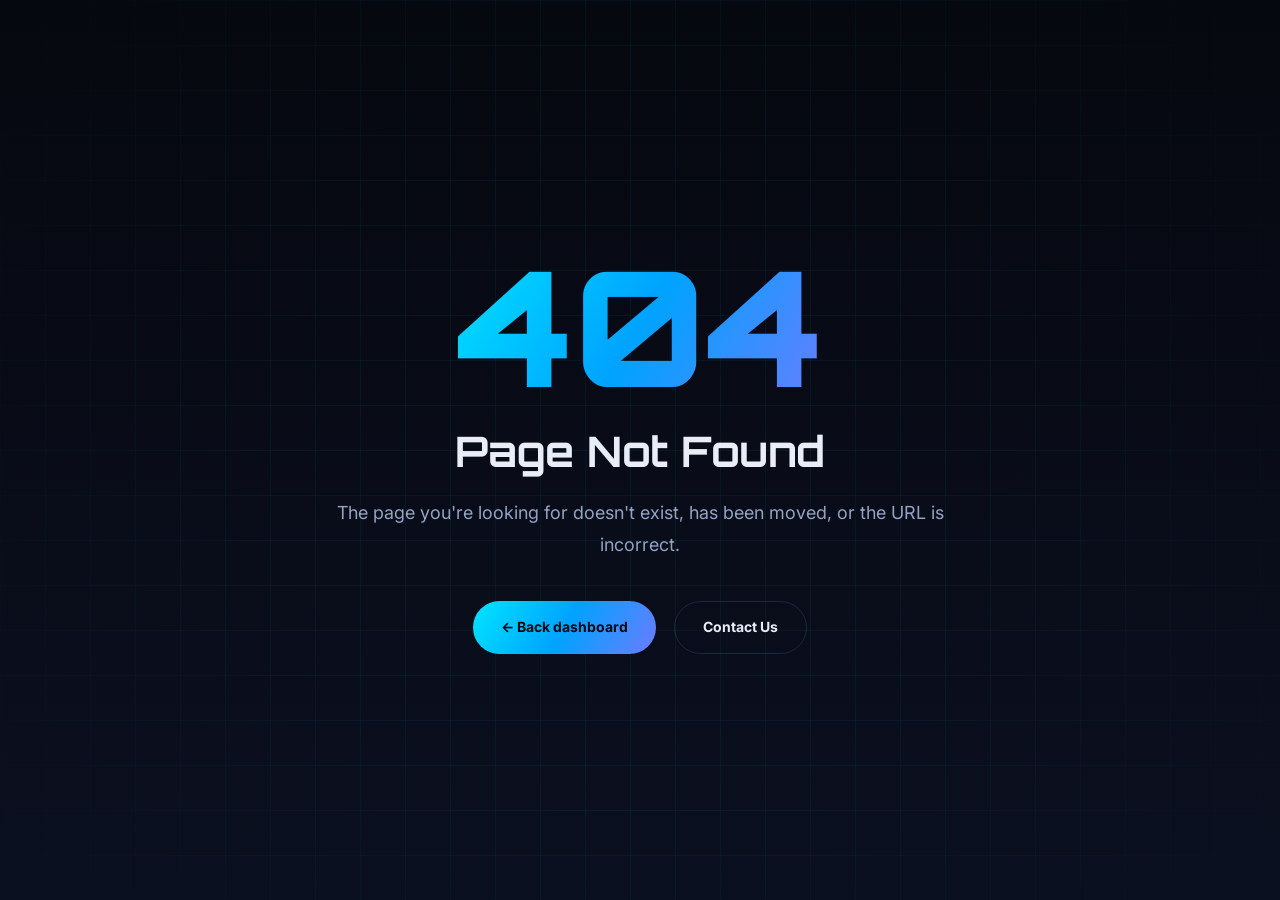
<file: dashboardError.html>
<!DOCTYPE html>
<html lang="en">
<head>
<meta charset="UTF-8">
<meta name="viewport" content="width=device-width, initial-scale=1.0">
<title>404 | Nova Robotics</title>

<link rel="stylesheet" href="css/shared.css">
<link rel="stylesheet" href="css/error.css">

</head>
<body>

<section class="error-page">

    <div class="error-grid"></div>

    <div class="container">

        <div class="error-box">

            <span class="error-code">

                404

            </span>

            <h1>

                Page Not Found

            </h1>

            <p>

                The page you're looking for doesn't exist,
                has been moved, or the URL is incorrect.

            </p>

            <div class="error-buttons">

                <a onclick="window.history.back()" class="btn btn--primary">

                    ← Back dashboard

                </a>

                <a href="contact.html" class="btn btn--ghost">

                    Contact Us

                </a>

            </div>

        </div>

    </div>

</section>

</body>
</html>
</file>
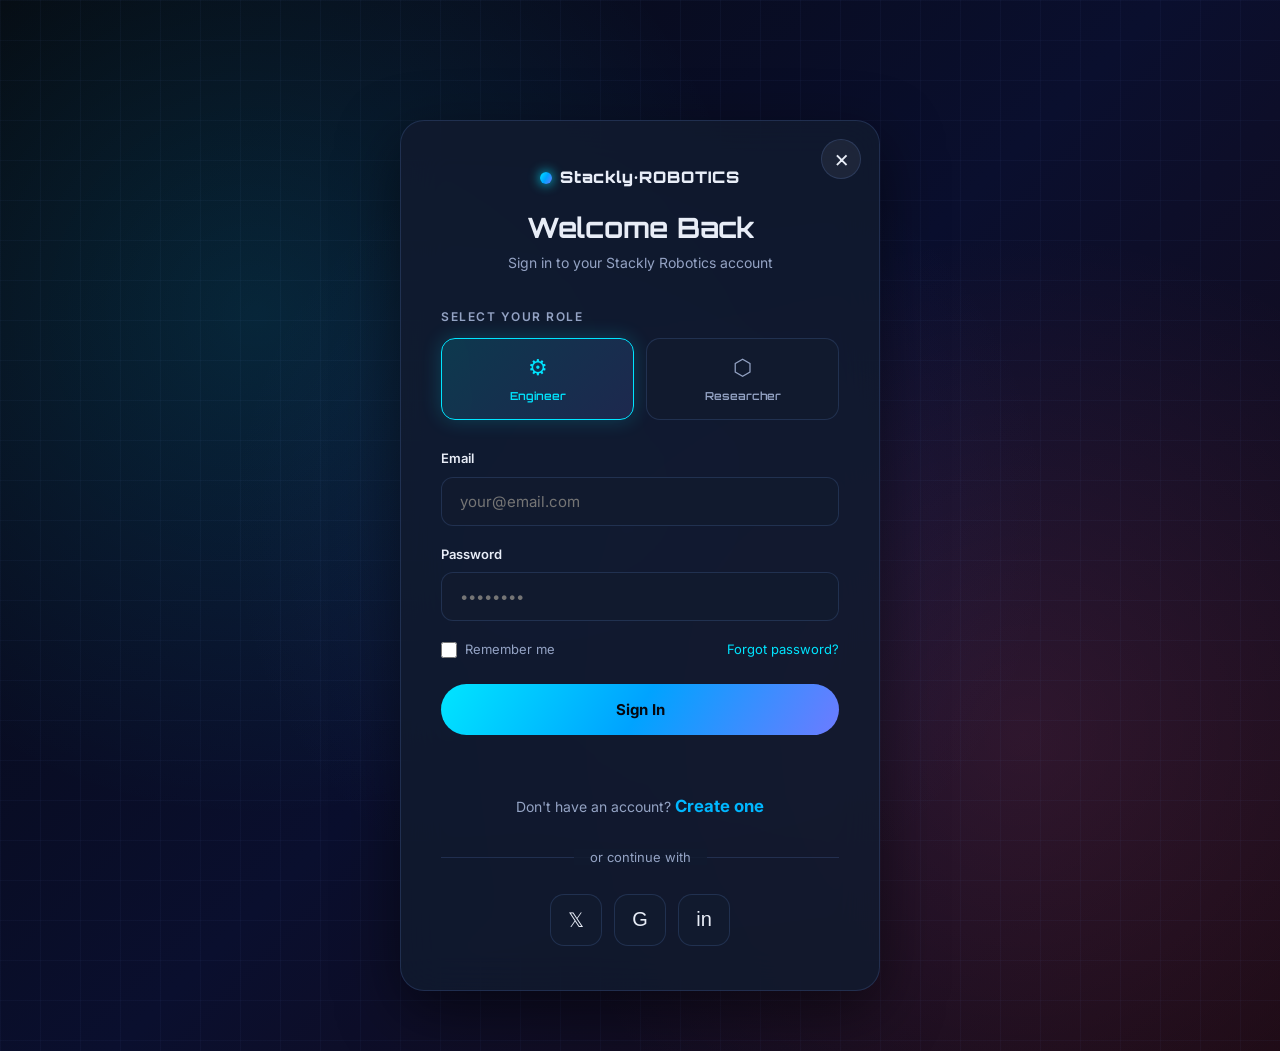
<file: engineer.html>
<!doctype html>
<html lang="en">
  <head>
    <meta charset="utf-8" />
    <meta name="viewport" content="width=device-width, initial-scale=1" />
    <title>Engineer Console — NEXUS LAB</title>
    <meta
      name="description"
      content="Engineer dashboard: fleet telemetry, pipelines, assets and work orders."
    />
    <link rel="stylesheet" href="css/dashboard.css" />
  </head>
  <body>
    <div class="shell" data-role="engineer">
      <aside class="sidebar" id="sidebar">
        <div class="sidebar-head">
          <a href="researcher.html" class="nav__logo">
            <img src="images/logo.webp" alt="Stackly Logo">
      </a>
        </div>
        
        <nav class="nav" id="nav">
          <div class="nav-label">Modules</div>
          <button class="nav-item active" data-id="overview">
            <span class="ico">◆</span><span>Mission Control</span>
          </button>
          <button class="nav-item" data-id="assets">
            <span class="ico">▣</span><span>Asset Registry</span
            ><span class="badge">38</span>
          </button>
          <button class="nav-item" data-id="pipelines">
            <span class="ico">⇶</span><span>Build Pipelines</span>
          </button>
          <button class="nav-item" data-id="telemetry">
            <span class="ico">∿</span><span>Telemetry</span>
          </button>
          <button class="nav-item" data-id="tickets">
            <span class="ico">⚑</span><span>Work Orders</span
            ><span class="badge">9</span>
          </button>
          <button class="nav-item" data-id="docs">
            <span class="ico">❐</span><span>Runbooks</span>
          </button>
          <button class="nav-item" data-id="settings">
            <span class="ico">⚙</span><span>Preferences</span>
          </button>
        </nav>
        <div class="sidebar-foot">
          <div class="user-chip">
            <div class="avatar" id="u-initials">ER</div>
            <div class="m">
              <b id="u-name" class="current-user">Engineer</b
              ><span id="u-role">Systems Engineer</span>
            </div>
          </div>
          <button class="btn-logout" onclick="logout()">⏻ Log out</button>
        </div>
      </aside>

      <div class="overlay" id="overlay"></div>

      <div class="main">
        <header class="topbar">
          <button class="hamburger" id="hamburger" aria-label="Toggle menu">
            ☰
          </button>
          <h2 id="topbar-title">Mission Control</h2>
          <div class="spacer"></div>
          <span class="pill hide-xs"
            ><span class="dot"></span> All systems nominal</span
          >
          <span class="pill" id="clock">--:--:--</span>
        </header>
        <main class="content" id="view">
          <section
            class="module fade-in"
            id="mod-overview"
            data-title="Mission Control"
          >

          <!--=========================================
        ENGINEER DASHBOARD HERO
==========================================-->

<section class="engineer-hero">

    <!-- Background Effects -->

    <div class="engineer-grid"></div>

    <div class="engineer-glow glow-1"></div>
    <div class="engineer-glow glow-2"></div>

    <div class="container">

        <div class="engineer-hero__wrapper">

            <!--==================================
                    LEFT
            ===================================-->

            <div class="engineer-content reveal">

                <span class="hero-badge">

                    <span class="status-dot"></span>

                    AI Command Center Online

                </span>

                <h1 class="engineer-title">

                    <span id="researchGreeting" class="researchGreeting">

                        Good Morning,

                    </span>

                    <br>

                    <span class="engineer-name current-user">

                        Sridhar

                    </span>

                    👋

                </h1>

                <p class="engineer-role">

                    Robotics Systems Engineer

                </p>

                <p class="engineer-desc">

                    Welcome back to the Stackly Robotics Engineer Dashboard.
                    Monitor robotic systems, manage deployments, review
                    active projects, and ensure every machine operates
                    at maximum efficiency.

                </p>

                <div class="mission-box">

                    <div class="mission-icon">

                        🎯

                    </div>

                    <div>

                        <small>

                            TODAY'S MISSION

                        </small>

                        <h4 id="missionQuote">

                            Building the future, one robot at a time.

                        </h4>

                    </div>

                </div>

            </div>

            <!--==================================
                    RIGHT
            ===================================-->

            <div class="engineer-side reveal">

                <div class="system-panel">

                    <div class="system-header">

                        <span>

                            AI Core

                        </span>

                        <span class="online">

                            ● ONLINE

                        </span>

                    </div>

                    <div class="ai-core">

                        <div class="core-ring ring-1"></div>
                        <div class="core-ring ring-2"></div>
                        <div class="core-ring ring-3"></div>

                        <div class="core-center">

                            AI

                        </div>

                    </div>

                    <div class="system-footer">

                        <div>

                            <small>

                                DATE

                            </small>

                            <strong id="todayDate">

                                05 Aug 2026

                            </strong>

                        </div>

                        <div>

                            <small>

                                TIME

                            </small>

                            <strong id="liveClock">

                                10:45 AM

                            </strong>

                        </div>

                    </div>

                </div>

            </div>

        </div>

        <!--==================================
                QUICK STATS
        ===================================-->

        <div class="hero-stats reveal">

            <div class="hero-stat">

                <div class="hero-stat__icon">

                    📋

                </div>

                <div>

                    <h3>

                        08

                    </h3>

                    <span>

                        Today's Tasks

                    </span>

                </div>

            </div>

            <div class="hero-stat">

                <div class="hero-stat__icon">

                    🚀

                </div>

                <div>

                    <h3>

                        03

                    </h3>

                    <span>

                        Active Projects

                    </span>

                </div>

            </div>

            <div class="hero-stat">

                <div class="hero-stat__icon">

                    🤖

                </div>

                <div>

                    <h3>

                        98%

                    </h3>

                    <span>

                        Robot Health

                    </span>

                </div>

            </div>

            <div class="hero-stat">

                <div class="hero-stat__icon">

                    🌐

                </div>

                <div>

                    <h3>

                        Online

                    </h3>

                    <span>

                        Fleet Status

                    </span>

                </div>

            </div>

        </div>

        <!--==================================
                LIVE STATUS BAR
        ===================================-->

        <div class="hero-status reveal">

            <span>

                <i class="status-live"></i>

                AI Core Active

            </span>

            <span>

                <i class="status-live"></i>

                Fleet Connected

            </span>

            <span>

                <i class="status-live"></i>

                Sensors Operational

            </span>

            <span>

                <i class="status-live"></i>

                Last Sync • 12 sec ago

            </span>

        </div>

    </div>

</section>
            <div class="page-head">
              <h1>Mission Control</h1>
              <p>
                Live health of every deployed rig, pipeline and edge node under
                your ownership.
              </p>
            </div>
            <div class="grid g-4">
              <div class="card stat">
                <div class="label">Active Rigs</div>
                <div class="value">38</div>
                <div class="delta">▲ 4 since last shift</div>
              </div>
              <div class="card stat">
                <div class="label">Uptime (30d)</div>
                <div class="value">99.94%</div>
                <div class="delta">▲ 0.06%</div>
              </div>
              <div class="card stat">
                <div class="label">Open Incidents</div>
                <div class="value">3</div>
                <div class="delta">▼ 2 resolved today</div>
              </div>
              <div class="card stat">
                <div class="label">Deploy Queue</div>
                <div class="value">7</div>
                <div class="delta down">▲ 3 waiting</div>
              </div>
            </div>
            <div class="grid g-2 mt">
              <div class="card">
                <h4>Throughput — last 8 hours</h4>
                <div class="chart">
                  <div class="col">
                    <i style="height: 44.21052631578947%"></i><span>00h</span>
                  </div>
                  <div class="col">
                    <i style="height: 61.05263157894737%"></i><span>01h</span>
                  </div>
                  <div class="col">
                    <i style="height: 53.68421052631579%"></i><span>02h</span>
                  </div>
                  <div class="col">
                    <i style="height: 77.89473684210526%"></i><span>03h</span>
                  </div>
                  <div class="col">
                    <i style="height: 69.47368421052632%"></i><span>04h</span>
                  </div>
                  <div class="col">
                    <i style="height: 92.63157894736842%"></i><span>05h</span>
                  </div>
                  <div class="col">
                    <i style="height: 83.15789473684211%"></i><span>06h</span>
                  </div>
                  <div class="col">
                    <i style="height: 100%"></i><span>07h</span>
                  </div>
                </div>
              </div>
              <div class="card">
                <h4>Resource Saturation</h4>
                <div style="margin-bottom: 16px">
                  <div class="row" style="border: none; padding: 0 0 8px">
                    <span>Compute cluster A</span
                    ><span class="sub">78% / 64 cores</span>
                  </div>
                  <div class="bar"><i style="width: 78%"></i></div>
                </div>
                <div style="margin-bottom: 16px">
                  <div class="row" style="border: none; padding: 0 0 8px">
                    <span>Compute cluster B</span
                    ><span class="sub">46% / 32 cores</span>
                  </div>
                  <div class="bar"><i style="width: 46%"></i></div>
                </div>
                <div style="margin-bottom: 16px">
                  <div class="row" style="border: none; padding: 0 0 8px">
                    <span>Storage array</span
                    ><span class="sub">91% / 240 TB</span>
                  </div>
                  <div class="bar alt"><i style="width: 91%"></i></div>
                </div>
                <div style="margin-bottom: 16px">
                  <div class="row" style="border: none; padding: 0 0 8px">
                    <span>Network egress</span
                    ><span class="sub">34% / 40 Gbps</span>
                  </div>
                  <div class="bar"><i style="width: 34%"></i></div>
                </div>
              </div>
            </div>
            <div class="card mt">
              <h4>Live Incident Feed</h4>
              <div class="row">
                <div>
                  <b>Node ED-17 packet loss</b>
                  <div class="sub">Edge · Bengaluru · 6 min ago</div>
                </div>
                <span class="tag err">critical</span>
              </div>
              <div class="row">
                <div>
                  <b>Thermal drift on rack B4</b>
                  <div class="sub">Datacenter · 24 min ago</div>
                </div>
                <span class="tag warn">warning</span>
              </div>
              <div class="row">
                <div>
                  <b>Pipeline etl-nightly retried</b>
                  <div class="sub">Automation · 1 hr ago</div>
                </div>
                <span class="tag info">auto-healed</span>
              </div>
              <div class="row">
                <div>
                  <b>Firmware v4.2.1 rollout done</b>
                  <div class="sub">Fleet · 3 hrs ago</div>
                </div>
                <span class="tag ok">resolved</span>
              </div>
            </div>
          </section>

          <section
            class="module fade-in"
            id="mod-assets"
            data-title="Asset Registry"
            hidden
          >
            <div class="page-head">
              <h1>Asset Registry</h1>
              <p>
                Every rig, sensor array and controller you are accountable for,
                with lifecycle state.
              </p>
            </div>
            <div class="toolbar">
              <button class="btn" onclick="window.location.href = 'dashboardError.html'">+ Register asset</button
              ><button class="btn ghost" onclick="window.location.href = 'dashboardError.html'">Export CSV</button
              ><button class="btn ghost" onclick="window.location.href = 'dashboardError.html'">Filter: all</button>
            </div>
            <div class="card">
              <div class="table-wrap">
                <table>
                  <thead>
                    <tr>
                      <th>Asset ID</th>
                      <th>Type</th>
                      <th>Location</th>
                      <th>Firmware</th>
                      <th>Health</th>
                      <th>State</th>
                    </tr>
                  </thead>
                  <tbody>
                    <tr>
                      <td>RIG-0142</td>
                      <td>Compute rig</td>
                      <td>Bengaluru DC1</td>
                      <td>v4.2.1</td>
                      <td>98%</td>
                      <td><span class="tag ok">online</span></td>
                    </tr>
                    <tr>
                      <td>SEN-2210</td>
                      <td>Sensor array</td>
                      <td>Field site 7</td>
                      <td>v2.9.0</td>
                      <td>76%</td>
                      <td><span class="tag warn">degraded</span></td>
                    </tr>
                    <tr>
                      <td>CTRL-0031</td>
                      <td>PLC controller</td>
                      <td>Plant floor A</td>
                      <td>v1.4.8</td>
                      <td>99%</td>
                      <td><span class="tag ok">online</span></td>
                    </tr>
                    <tr>
                      <td>ED-17</td>
                      <td>Edge node</td>
                      <td>Bengaluru North</td>
                      <td>v4.1.9</td>
                      <td>41%</td>
                      <td><span class="tag err">fault</span></td>
                    </tr>
                    <tr>
                      <td>RIG-0155</td>
                      <td>Compute rig</td>
                      <td>Pune DC2</td>
                      <td>v4.2.1</td>
                      <td>95%</td>
                      <td><span class="tag ok">online</span></td>
                    </tr>
                    <tr>
                      <td>SEN-2244</td>
                      <td>Sensor array</td>
                      <td>Field site 3</td>
                      <td>v2.9.0</td>
                      <td>88%</td>
                      <td><span class="tag info">calibrating</span></td>
                    </tr>
                  </tbody>
                </table>
              </div>
            </div>
            <div class="grid g-3 mt">
              <div class="card">
                <h4>Lifecycle</h4>
                <div style="margin-bottom: 16px">
                  <div class="row" style="border: none; padding: 0 0 8px">
                    <span>In service</span><span class="sub">31 assets</span>
                  </div>
                  <div class="bar"><i style="width: 82%"></i></div>
                </div>
                <div style="margin-bottom: 16px">
                  <div class="row" style="border: none; padding: 0 0 8px">
                    <span>Maintenance</span><span class="sub">5 assets</span>
                  </div>
                  <div class="bar alt"><i style="width: 13%"></i></div>
                </div>
                <div style="margin-bottom: 16px">
                  <div class="row" style="border: none; padding: 0 0 8px">
                    <span>Retiring</span><span class="sub">2 assets</span>
                  </div>
                  <div class="bar alt"><i style="width: 5%"></i></div>
                </div>
              </div>
              <div class="card">
                <h4>Firmware spread</h4>
                <div style="margin-bottom: 16px">
                  <div class="row" style="border: none; padding: 0 0 8px">
                    <span>v4.2.1</span><span class="sub">26 rigs</span>
                  </div>
                  <div class="bar"><i style="width: 68%"></i></div>
                </div>
                <div style="margin-bottom: 16px">
                  <div class="row" style="border: none; padding: 0 0 8px">
                    <span>v4.1.9</span><span class="sub">9 rigs</span>
                  </div>
                  <div class="bar"><i style="width: 24%"></i></div>
                </div>
                <div style="margin-bottom: 16px">
                  <div class="row" style="border: none; padding: 0 0 8px">
                    <span>legacy</span><span class="sub">3 rigs</span>
                  </div>
                  <div class="bar alt"><i style="width: 8%"></i></div>
                </div>
              </div>
              <div class="card">
                <h4>Warranty window</h4>
                <div class="row">
                  <span>Expiring &lt; 30 days</span
                  ><span class="tag warn">4</span>
                </div>
                <div class="row">
                  <span>Expiring &lt; 90 days</span
                  ><span class="tag info">9</span>
                </div>
                <div class="row">
                  <span>Covered</span><span class="tag ok">25</span>
                </div>
              </div>
            </div>
          </section>

          <section
            class="module fade-in"
            id="mod-pipelines"
            data-title="Build Pipelines"
            hidden
          >
            <div class="page-head">
              <h1>Build Pipelines</h1>
              <p>
                CI/CD lanes, firmware bakes and deployment gates across the
                fleet.
              </p>
            </div>
            <div class="grid g-4">
              <div class="card stat">
                <div class="label">Runs today</div>
                <div class="value">124</div>
                <div class="delta">▲ 18%</div>
              </div>
              <div class="card stat">
                <div class="label">Success rate</div>
                <div class="value">96.2%</div>
                <div class="delta">▲ 1.4%</div>
              </div>
              <div class="card stat">
                <div class="label">Median duration</div>
                <div class="value">4m 12s</div>
                <div class="delta">▼ 38s faster</div>
              </div>
              <div class="card stat">
                <div class="label">Blocked gates</div>
                <div class="value">2</div>
                <div class="delta down">▲ 1 needs approval</div>
              </div>
            </div>
            <div class="card mt">
              <h4>Active runs</h4>
              <div style="margin-bottom: 16px">
                <div class="row" style="border: none; padding: 0 0 8px">
                  <span>firmware-bake · v4.2.2-rc1</span
                  ><span class="sub">step 7/10 — signing</span>
                </div>
                <div class="bar"><i style="width: 72%"></i></div>
              </div>
              <div style="margin-bottom: 16px">
                <div class="row" style="border: none; padding: 0 0 8px">
                  <span>edge-agent · deploy fleet-north</span
                  ><span class="sub">step 3/8 — canary</span>
                </div>
                <div class="bar alt"><i style="width: 45%"></i></div>
              </div>
              <div style="margin-bottom: 16px">
                <div class="row" style="border: none; padding: 0 0 8px">
                  <span>etl-nightly · aggregation</span
                  ><span class="sub">step 9/10 — verify</span>
                </div>
                <div class="bar"><i style="width: 93%"></i></div>
              </div>
              <div style="margin-bottom: 16px">
                <div class="row" style="border: none; padding: 0 0 8px">
                  <span>telemetry-api · integration tests</span
                  ><span class="sub">step 2/9 — provisioning</span>
                </div>
                <div class="bar"><i style="width: 21%"></i></div>
              </div>
            </div>
            <div class="card mt">
              <h4>Run log — firmware-bake</h4>
              <div class="terminal">
                <div class="mut">
                  $ pipeline run firmware-bake --tag v4.2.2-rc1
                </div>
                <div class="ok">✔ checkout 1.2s</div>
                <div class="ok">✔ toolchain cache 0.4s</div>
                <div class="ok">✔ compile targets 2m 41s</div>
                <div class="warn">
                  ⚠ lint: 3 style warnings in drivers/i2c.c
                </div>
                <div class="ok">✔ unit tests 482/482</div>
                <div>› signing artifact with HSM key eng-prod…</div>
              </div>
            </div>
          </section>

          <section
            class="module fade-in"
            id="mod-telemetry"
            data-title="Telemetry"
            hidden
          >
            <div class="page-head">
              <h1>Telemetry</h1>
              <p>
                Streaming signal from the fleet — thermals, vibration, power and
                packet integrity.
              </p>
            </div>
            <div class="grid g-2">
              <div class="card">
                <h4>Core temperature (°C)</h4>
                <div class="chart">
                  <div class="col">
                    <i style="height: 69.31818181818183%"></i><span>A1</span>
                  </div>
                  <div class="col">
                    <i style="height: 72.72727272727273%"></i><span>A2</span>
                  </div>
                  <div class="col">
                    <i style="height: 65.9090909090909%"></i><span>A3</span>
                  </div>
                  <div class="col">
                    <i style="height: 81.81818181818183%"></i><span>B1</span>
                  </div>
                  <div class="col">
                    <i style="height: 100%"></i><span>B4</span>
                  </div>
                  <div class="col">
                    <i style="height: 62.5%"></i><span>C1</span>
                  </div>
                  <div class="col">
                    <i style="height: 70.45454545454545%"></i><span>C2</span>
                  </div>
                </div>
              </div>
              <div class="card">
                <h4>Packet integrity</h4>
                <div class="chart">
                  <div class="col">
                    <i style="height: 100%"></i><span>Mon</span>
                  </div>
                  <div class="col">
                    <i style="height: 98.98989898989899%"></i><span>Tue</span>
                  </div>
                  <div class="col">
                    <i style="height: 100%"></i><span>Wed</span>
                  </div>
                  <div class="col">
                    <i style="height: 94.94949494949495%"></i><span>Thu</span>
                  </div>
                  <div class="col">
                    <i style="height: 87.87878787878788%"></i><span>Fri</span>
                  </div>
                  <div class="col">
                    <i style="height: 96.96969696969697%"></i><span>Sat</span>
                  </div>
                  <div class="col">
                    <i style="height: 100%"></i><span>Sun</span>
                  </div>
                </div>
              </div>
            </div>
            <div class="grid g-3 mt">
              <div class="card" style="text-align: center">
                <h4>Power draw</h4>
                <div
                  class="ring"
                  style="
                    background: conic-gradient(
                      var(--primary) 266.40000000000003deg,
                      rgba(120, 170, 255, 0.12) 0deg
                    );
                  "
                >
                  <div>74%</div>
                </div>
                <div class="sub" style="color: var(--muted); font-size: 12px">
                  18.4 kW of 25 kW budget
                </div>
              </div>
              <div class="card" style="text-align: center">
                <h4>Vibration index</h4>
                <div
                  class="ring"
                  style="
                    background: conic-gradient(
                      var(--success) 136.8deg,
                      rgba(120, 170, 255, 0.12) 0deg
                    );
                  "
                >
                  <div>38%</div>
                </div>
                <div class="sub" style="color: var(--muted); font-size: 12px">
                  within tolerance
                </div>
              </div>
              <div class="card" style="text-align: center">
                <h4>Disk wear</h4>
                <div
                  class="ring"
                  style="
                    background: conic-gradient(
                      var(--accent) 327.6deg,
                      rgba(120, 170, 255, 0.12) 0deg
                    );
                  "
                >
                  <div>91%</div>
                </div>
                <div class="sub" style="color: var(--muted); font-size: 12px">
                  array R2 needs swap
                </div>
              </div>
            </div>
            <div class="card mt">
              <h4>Threshold breaches (24h)</h4>
              <div class="table-wrap">
                <table>
                  <thead>
                    <tr>
                      <th>Time</th>
                      <th>Asset</th>
                      <th>Signal</th>
                      <th>Peak</th>
                      <th>Threshold</th>
                      <th>Action</th>
                    </tr>
                  </thead>
                  <tbody>
                    <tr>
                      <td>06:12</td>
                      <td>Rack B4</td>
                      <td>temp_core</td>
                      <td>88 °C</td>
                      <td>80 °C</td>
                      <td><span class="tag warn">fan boost</span></td>
                    </tr>
                    <tr>
                      <td>04:48</td>
                      <td>ED-17</td>
                      <td>packet_loss</td>
                      <td>12.4%</td>
                      <td>2%</td>
                      <td><span class="tag err">paged</span></td>
                    </tr>
                    <tr>
                      <td>02:31</td>
                      <td>RIG-0155</td>
                      <td>power_w</td>
                      <td>3.1 kW</td>
                      <td>3.0 kW</td>
                      <td><span class="tag info">logged</span></td>
                    </tr>
                  </tbody>
                </table>
              </div>
            </div>
          </section>

          <section
            class="module fade-in"
            id="mod-tickets"
            data-title="Work Orders"
            hidden
          >
            <div class="page-head">
              <h1>Work Orders</h1>
              <p>
                Field tasks, maintenance windows and escalations assigned to
                your cell.
              </p>
            </div>
            <div class="grid g-4">
              <div class="card stat">
                <div class="label">Assigned</div>
                <div class="value">9</div>
                <div class="delta">3 due today</div>
              </div>
              <div class="card stat">
                <div class="label">In progress</div>
                <div class="value">4</div>
                <div class="delta">avg age 1.6d</div>
              </div>
              <div class="card stat">
                <div class="label">Blocked</div>
                <div class="value">1</div>
                <div class="delta down">awaiting parts</div>
              </div>
              <div class="card stat">
                <div class="label">Closed this week</div>
                <div class="value">22</div>
                <div class="delta">▲ 6 vs last week</div>
              </div>
            </div>
            <div class="card mt">
              <div class="table-wrap">
                <table>
                  <thead>
                    <tr>
                      <th>Ref</th>
                      <th>Title</th>
                      <th>Asset</th>
                      <th>Priority</th>
                      <th>Due</th>
                      <th>Status</th>
                    </tr>
                  </thead>
                  <tbody>
                    <tr>
                      <td>WO-8841</td>
                      <td>Replace fan tray</td>
                      <td>Rack B4</td>
                      <td><span class="tag err">P1</span></td>
                      <td>Today 18:00</td>
                      <td>In progress</td>
                    </tr>
                    <tr>
                      <td>WO-8839</td>
                      <td>Re-seat fiber uplink</td>
                      <td>ED-17</td>
                      <td><span class="tag err">P1</span></td>
                      <td>Today 20:00</td>
                      <td>Dispatched</td>
                    </tr>
                    <tr>
                      <td>WO-8830</td>
                      <td>Quarterly calibration</td>
                      <td>SEN-2210</td>
                      <td><span class="tag warn">P2</span></td>
                      <td>Fri</td>
                      <td>Scheduled</td>
                    </tr>
                    <tr>
                      <td>WO-8824</td>
                      <td>Disk swap array R2</td>
                      <td>RIG-0142</td>
                      <td><span class="tag warn">P2</span></td>
                      <td>Sat</td>
                      <td><span class="tag warn">blocked</span></td>
                    </tr>
                    <tr>
                      <td>WO-8811</td>
                      <td>Cable audit floor A</td>
                      <td>Plant A</td>
                      <td><span class="tag info">P3</span></td>
                      <td>Next week</td>
                      <td>Queued</td>
                    </tr>
                  </tbody>
                </table>
              </div>
            </div>
            <div class="card mt">
              <h4>Maintenance window</h4>
              <div class="row">
                <div>
                  <b>Sat 02:00 – 05:00 IST</b>
                  <div class="sub">Storage array firmware + disk swap</div>
                </div>
                <span class="tag info">approved</span>
              </div>
              <div class="row">
                <div>
                  <b>Sun 01:00 – 02:30 IST</b>
                  <div class="sub">Edge fleet agent rollout, north region</div>
                </div>
                <span class="tag warn">pending sign-off</span>
              </div>
            </div>
          </section>

          <section
            class="module fade-in"
            id="mod-docs"
            data-title="Runbooks"
            hidden
          >
            <div class="page-head">
              <h1>Runbooks</h1>
              <p>
                Step-by-step recovery procedures and engineering standards for
                this cell.
              </p>
            </div>
            <div class="grid g-2">
              <div class="card">
                <h4>Most used</h4>
                <div class="list-note">
                  <b>RB-01 · Edge node total loss</b>
                  <p>
                    Isolate the node, drain traffic to the nearest peer, verify
                    uplink optics, then re-image from the golden bundle.
                  </p>
                </div>
                <div class="list-note">
                  <b>RB-04 · Thermal runaway on rack</b>
                  <p>
                    Force fan curve to max, shed non-critical workloads, and
                    gate deploys until core temps fall under 70 °C for 10
                    minutes.
                  </p>
                </div>
                <div class="list-note">
                  <b>RB-09 · Failed firmware signature</b>
                  <p>
                    Never bypass the HSM gate. Re-bake from a clean checkout and
                    open a P2 with the build attestation attached.
                  </p>
                </div>
              </div>
              <div class="card">
                <h4>Standards library</h4>
                <div class="row">
                  <span>Cabling &amp; labelling spec</span
                  ><span class="tag info">v3.1</span>
                </div>
                <div class="row">
                  <span>Change management policy</span
                  ><span class="tag info">v2.8</span>
                </div>
                <div class="row">
                  <span>Incident severity matrix</span
                  ><span class="tag info">v1.9</span>
                </div>
                <div class="row">
                  <span>Field safety checklist</span
                  ><span class="tag ok">current</span>
                </div>
                <div class="row">
                  <span>On-call handover template</span
                  ><span class="tag ok">current</span>
                </div>
              </div>
            </div>
            <div class="card mt">
              <h4>Quick command reference</h4>
              <div class="terminal">
                <div>
                  <span class="mut"># drain an edge node</span><br />fleetctl
                  drain ED-17 --graceful --timeout 120s
                </div>
                <div>
                  <span class="mut"># pull last 200 telemetry frames</span
                  ><br />telemetry tail --asset RIG-0142 -n 200
                </div>
                <div>
                  <span class="mut"># roll firmware back one version</span
                  ><br />fleetctl rollback --tag v4.1.9 --scope fleet-north
                </div>
              </div>
            </div>
          </section>

          <section
            class="module fade-in"
            id="mod-settings"
            data-title="Preferences"
            hidden
          >
            <div class="page-head">
              <h1>Preferences</h1>
              <p>
                Alerting, on-call routing and workspace behaviour for your
                account.
              </p>
            </div>
            <div class="grid g-2">
              <div class="card">
                <h4>Alert routing</h4>
                <div class="row">
                  <div>
                    <b>P1 pages</b>
                    <div class="sub">Phone + push, no quiet hours</div>
                  </div>
                  <span class="tag ok">on</span>
                </div>
                <div class="row">
                  <div>
                    <b>P2 alerts</b>
                    <div class="sub">Push only, 07:00–23:00</div>
                  </div>
                  <span class="tag ok">on</span>
                </div>
                <div class="row">
                  <div>
                    <b>Digest email</b>
                    <div class="sub">Daily at 08:00 IST</div>
                  </div>
                  <span class="tag ok">on</span>
                </div>
                <div class="row">
                  <div>
                    <b>Deploy notifications</b>
                    <div class="sub">Only failures</div>
                  </div>
                  <span class="tag warn">partial</span>
                </div>
              </div>
              <div class="card">
                <h4>Session &amp; access</h4>
                <div class="row">
                  <span>Role</span><span class="tag info">engineer</span>
                </div>
                <div class="row">
                  <span>Scopes</span
                  ><span class="sub"
                    >fleet:write · pipeline:run · telemetry:read</span
                  >
                </div>
                <div class="row">
                  <span>MFA</span><span class="tag ok">hardware key</span>
                </div>
                <div class="row">
                  <span>Last sign-in</span
                  ><span class="sub">Today 06:41 IST · Bengaluru</span>
                </div>
                <div class="toolbar" style="margin: 16px 0 0">
                  <button class="btn ghost" onclick="window.location.href = 'dashboardError.html'">Rotate API token</button
                  ><button class="btn ghost" onclick="window.location.href = 'dashboardError.html'">View audit log</button>
                </div>
              </div>
            </div>
          </section>
        </main>
      </div>
    </div>
    <script src="js/dashboard.js"></script>
  </body>
</html>
</file>
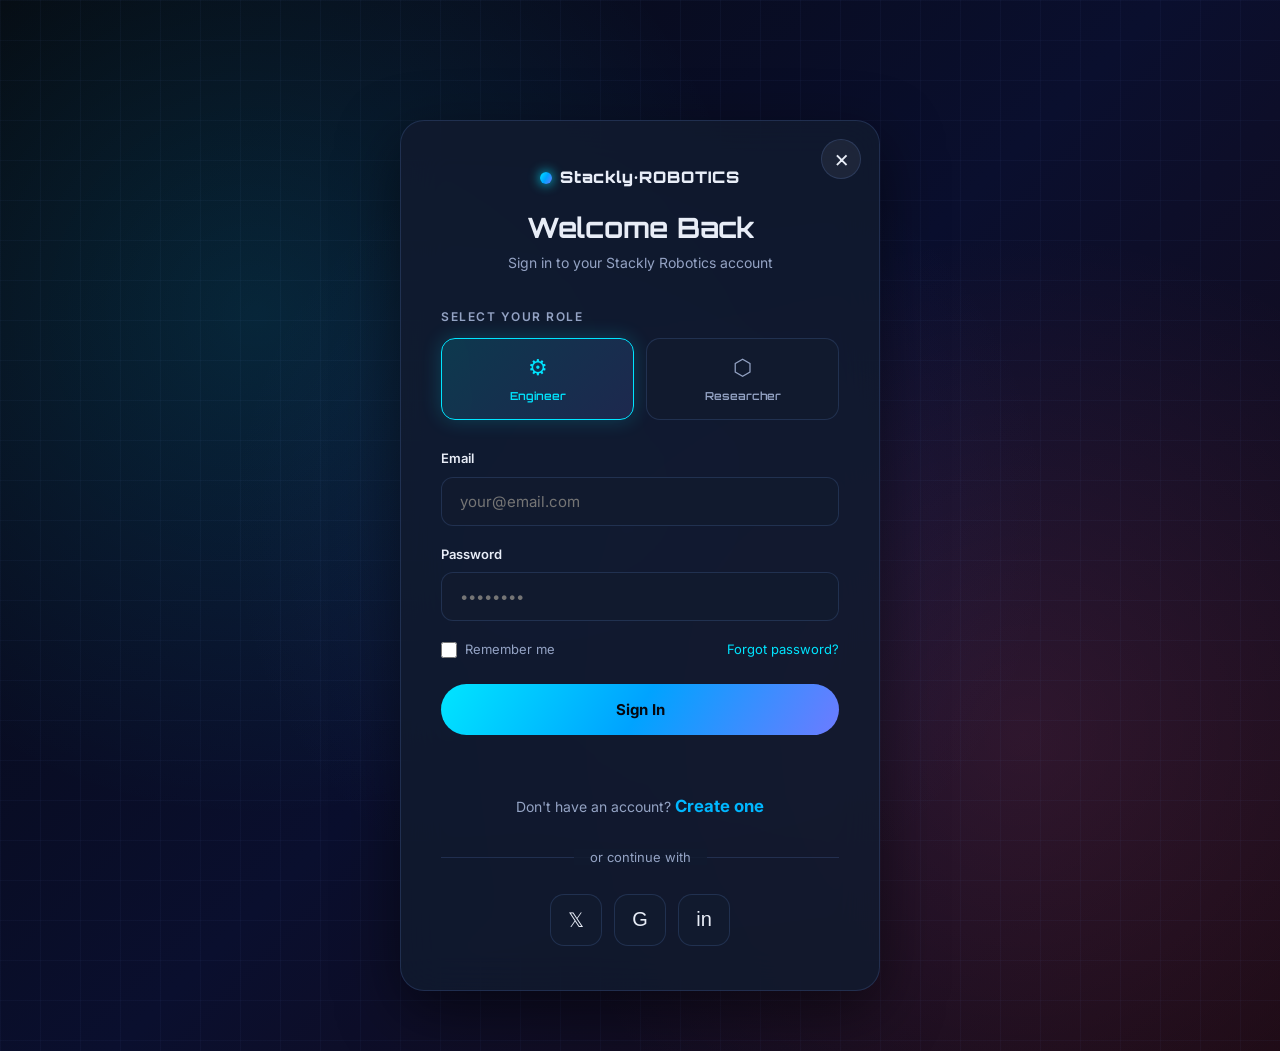
<file: login.html>
<!DOCTYPE html>
<html lang="en">
<head>
<meta charset="UTF-8">
<meta name="viewport" content="width=device-width, initial-scale=1.0">
<title>Login — Stackly Robotics</title>
<link rel="stylesheet" href="css/shared.css">
<link rel="stylesheet" href="css/login.css">
</head>
<body>

<!-- NAV -->
<!-- <nav class="nav">
  <a href="index.html" class="nav__logo">
            <img src="images/logo.webp" alt="Stackly Logo">
      </a>
  <div class="nav__links">
    <a href="index.html">Home</a><a href="about.html">About</a><a href="services.html">Services</a><a href="products.html">Products</a><a href="contact.html">Contact</a>
  </div>
  <button class="nav__cta" onclick="location.href='login.html'">Login</button>
  <div class="nav__toggle"><span></span><span></span><span></span></div>
</nav>

<div class="overlay"></div>
<aside class="mobile-menu">
  <button class="mobile-menu__close">&times;</button>
  <nav class="mobile-menu__links">
    <a href="index.html">Home</a><a href="about.html">About</a><a href="services.html">Services</a><a href="products.html">Products</a><a href="contact.html">Contact</a>
  </nav>
  <div class="mobile-menu__spacer"></div>
  <a href="login.html" class="mobile-menu__login">LOGIN / SIGN UP</a>
</aside> -->

<!-- LOGIN -->
<section class="login">
  <div class="login__bg"></div>
  <div class="login__card reveal" id="loginCard">
    <a href="index.html" class="login__close" aria-label="Close">&times;</a>
    <div class="login__head">
      <div class="login__logo"><span class="dot"></span>Stackly·ROBOTICS</div>
      <h1 id="formTitle">Welcome Back</h1>
      <p id="formSub">Sign in to your Stackly Robotics account</p>
    </div>

    <!-- Role selector -->
    <div class="role-selector">
      <label class="role-label">Select your role</label>
      <div class="role-options">
        <button type="button" class="role-opt active" data-role="engineer">
          <span class="role-ic">⚙</span>
          <span class="role-name">Engineer</span>
        </button>
        <button type="button" class="role-opt" data-role="researcher">
          <span class="role-ic">⬡</span>
          <span class="role-name">Researcher</span>
        </button>
      </div>
    </div>

    <!-- Form -->
    <form class="login__form" id="loginForm" >
      <div class="field">
        <label>Email</label>
        <input type="email" id="email" placeholder="your@email.com" required>
      </div>
      <div class="field">
        <label>Password</label>
        <input type="password" id="password" placeholder="••••••••" required>
      </div>
      <div class="field-row">
        <label class="check"><input type="checkbox" id="remember"><span>Remember me</span></label>
        <a href="error.html" class="link-forgot">Forgot password?</a>
      </div>
      <button type="submit" class="btn btn--primary login__submit" id="submitBtn">Sign In</button>
      <div class="login__msg" id="loginMsg"></div>
    </form>

    <!-- Toggle -->
    <p class="login__toggle">Don't have an account? <a href="signup.html">Create one</a></p>

    <!-- Divider -->
    <div class="divider"><span>or continue with</span></div>
    <div class="social-row">
      <button class="social-btn">𝕏</button>
      <button class="social-btn">G</button>
      <button class="social-btn">in</button>
    </div>
  </div>
</section>

<!-- <footer class="footer">
  <div class="container">
    <div class="footer__grid">
      <div><div class="footer__brand"><span class="dot"></span>Stackly·ROBOTICS</div><p>Engineering autonomous intelligence for the physical world.</p><div class="footer__social"><a href="error.html">𝕏</a><a href="error.html">in</a><a href="error.html">gh</a><a href="error.html">▶</a></div></div>
      <div><h4>Company</h4><ul><li><a href="about.html">About</a></li><li><a href="research.html">Research</a><a href="contact.html">Contact</a></li><li><a href="services.html">Services</a></li><li><a href="products.html">Products</a></li><li><a href="contact.html">Contact</a></li></ul></div>
      <div><h4>Resources</h4><ul><li><a href="research.html">Publications</a></li><li><a href="error.html">Documentation</a></li><li><a href="error.html">Press Kit</a></li><li><a href="error.html">Careers</a></li></ul></div>
      <div><h4>Legal</h4><ul><li><a href="error.html">Privacy</a></li><li><a href="error.html">Terms</a></li><li><a href="error.html">Security</a></li><li><a href="login.html">Login</a></li></ul></div>
    </div>
    <div class="footer__bottom">© 2026 Stackly Robotics. All rights reserved.</div>
  </div>
</footer> -->

<script src="js/shared.js"></script>
<script src="js/login.js"></script>
</body>
</html>
</file>
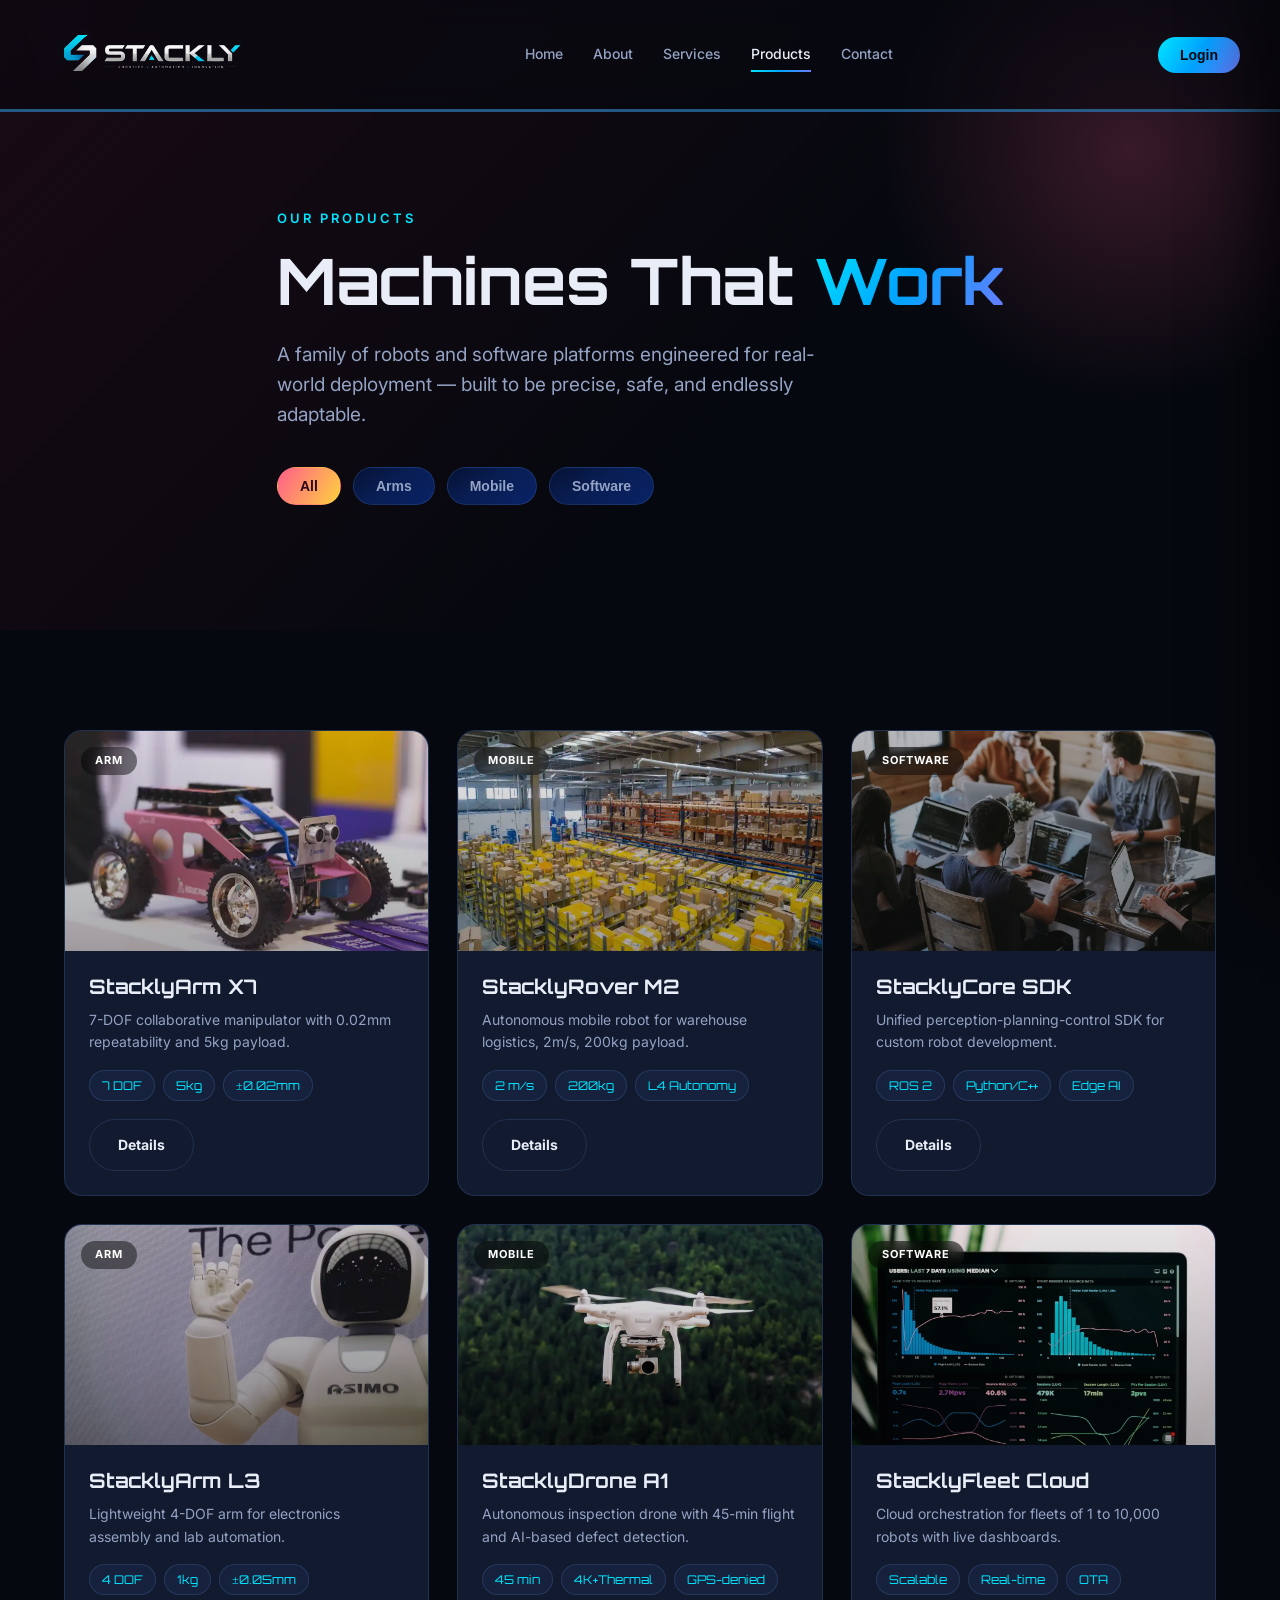
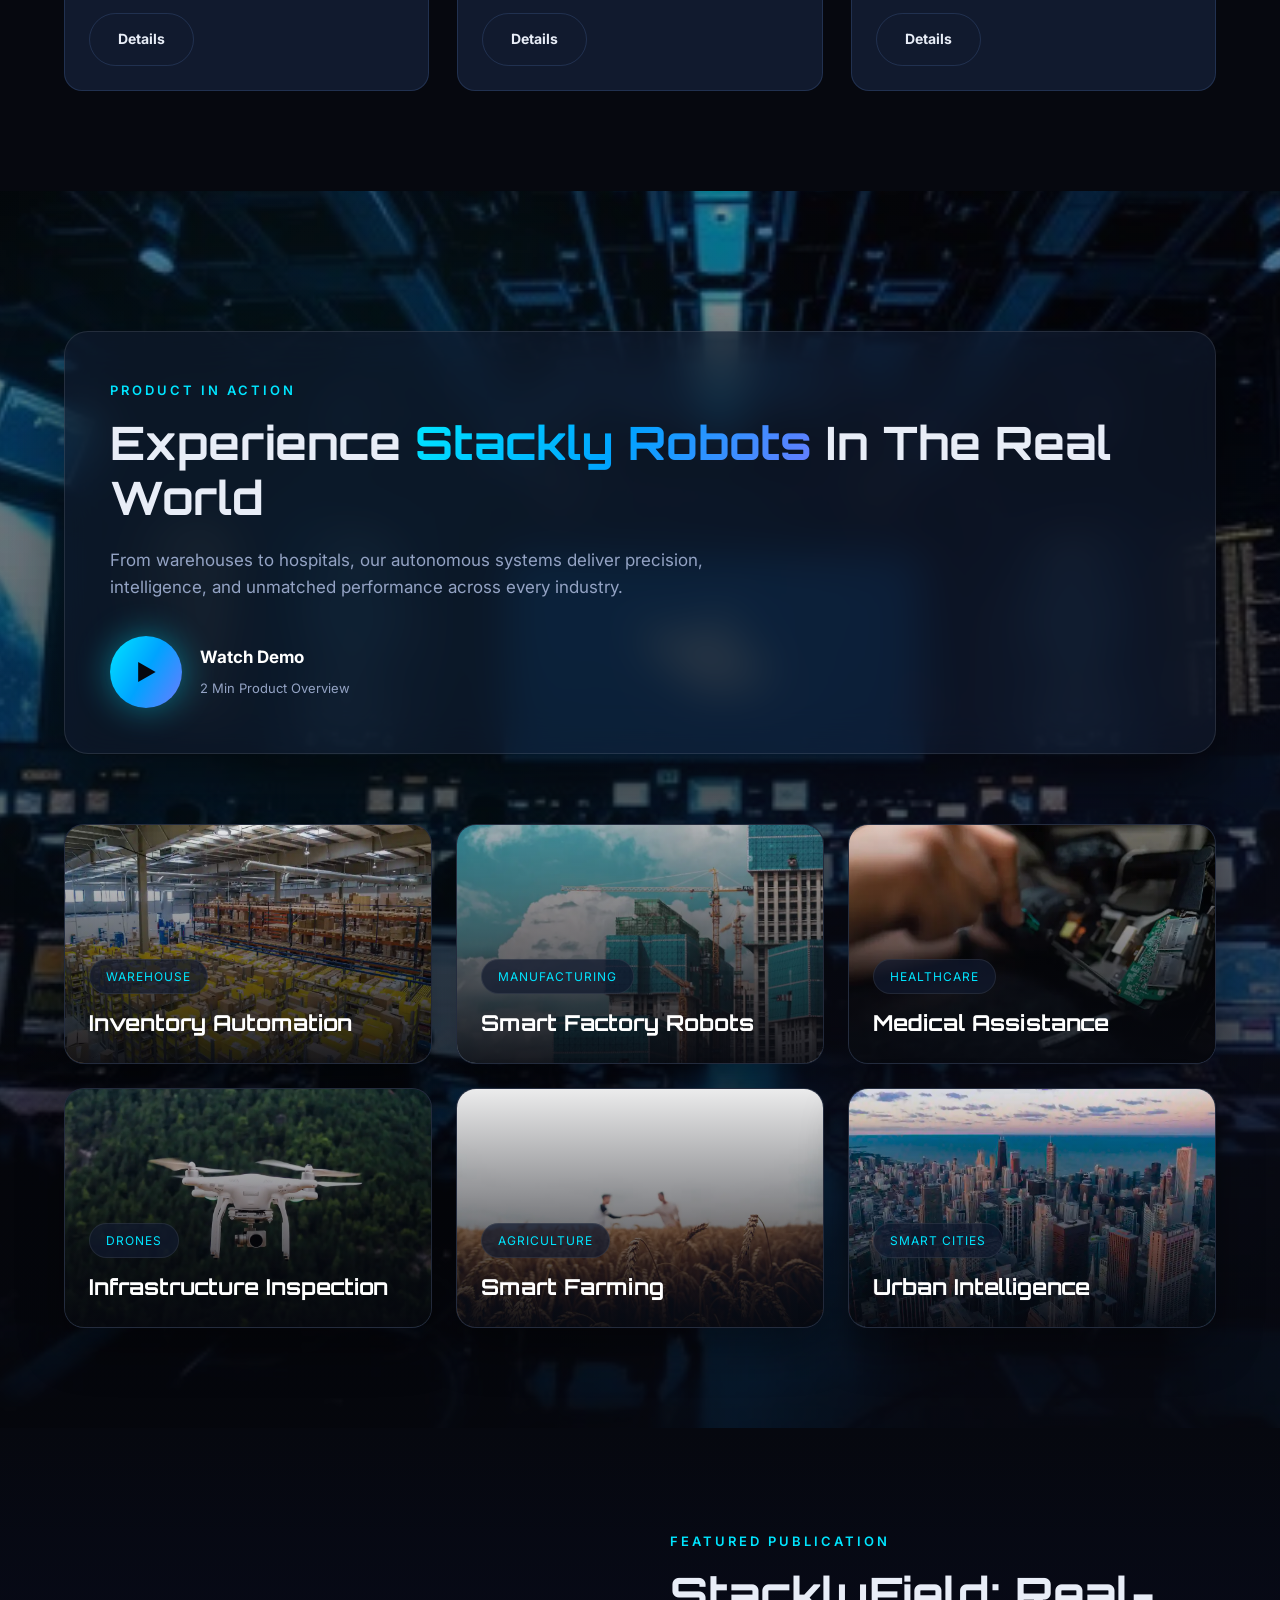
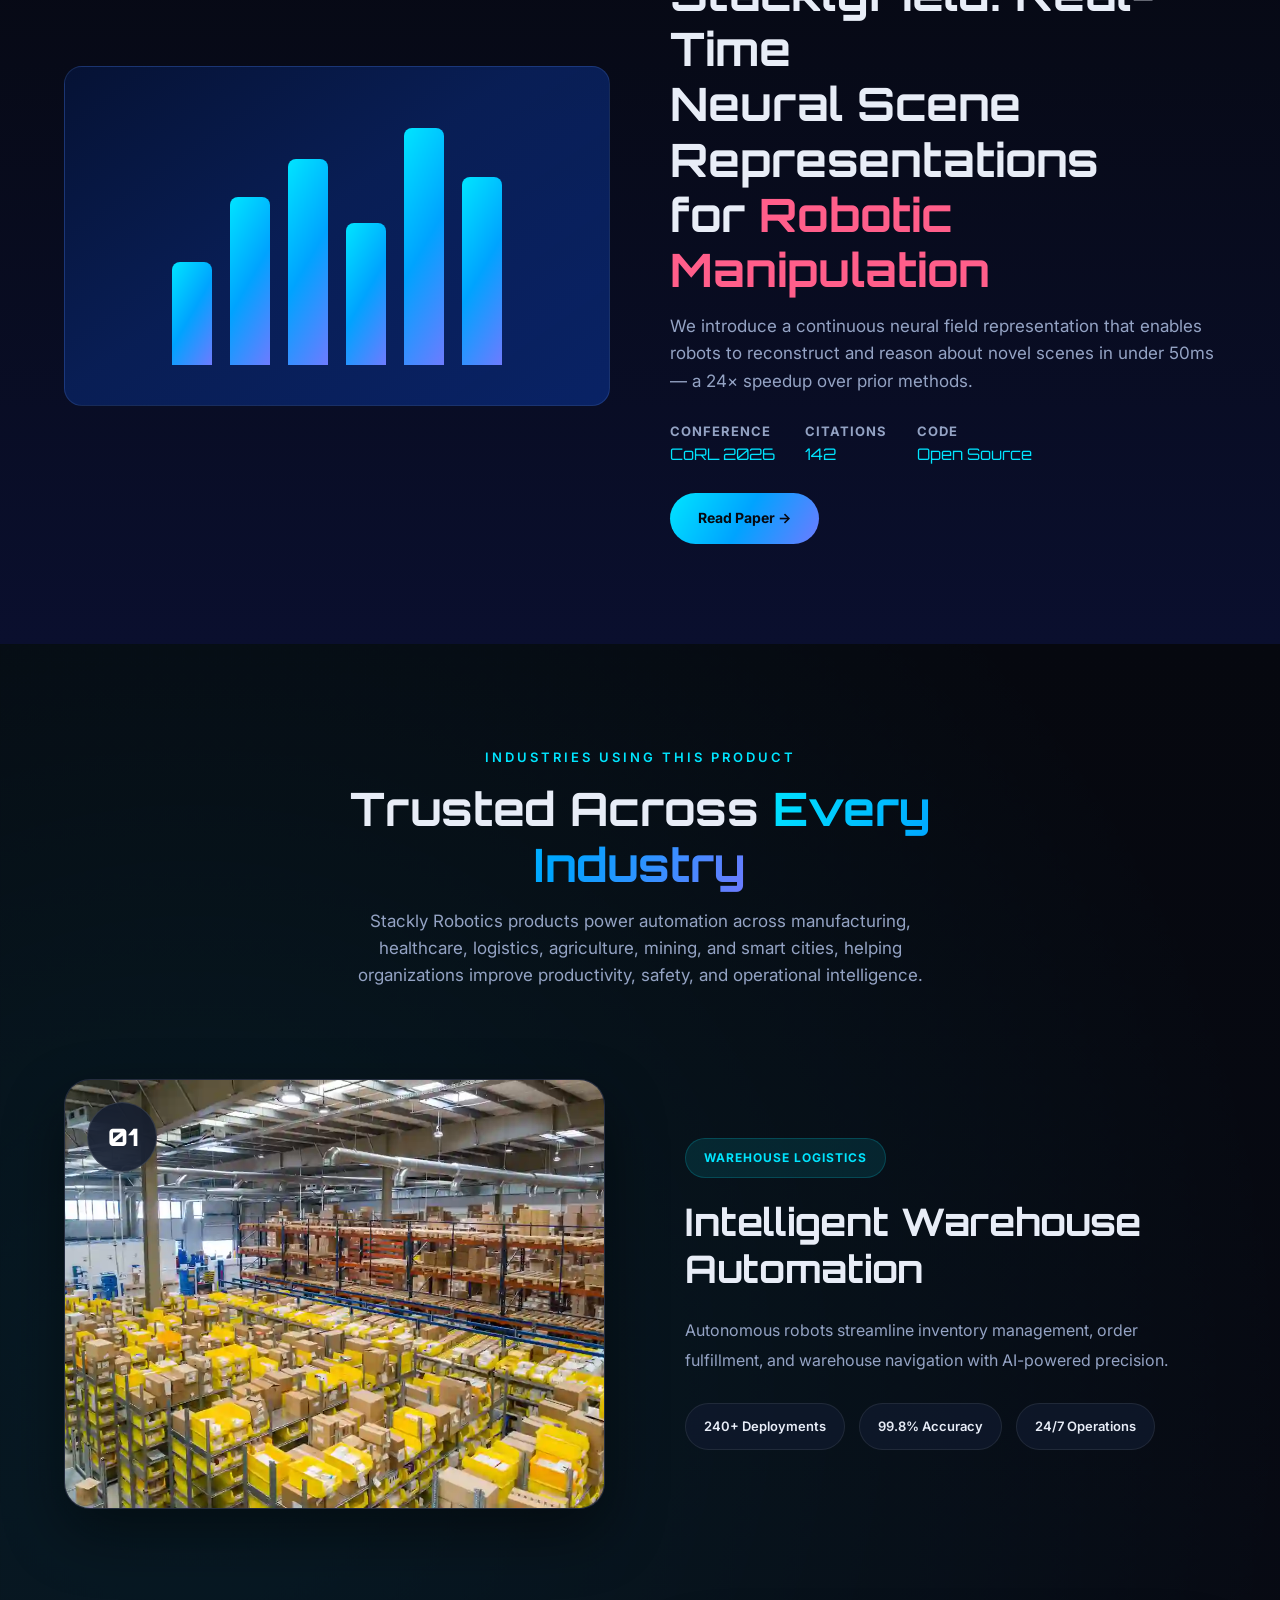
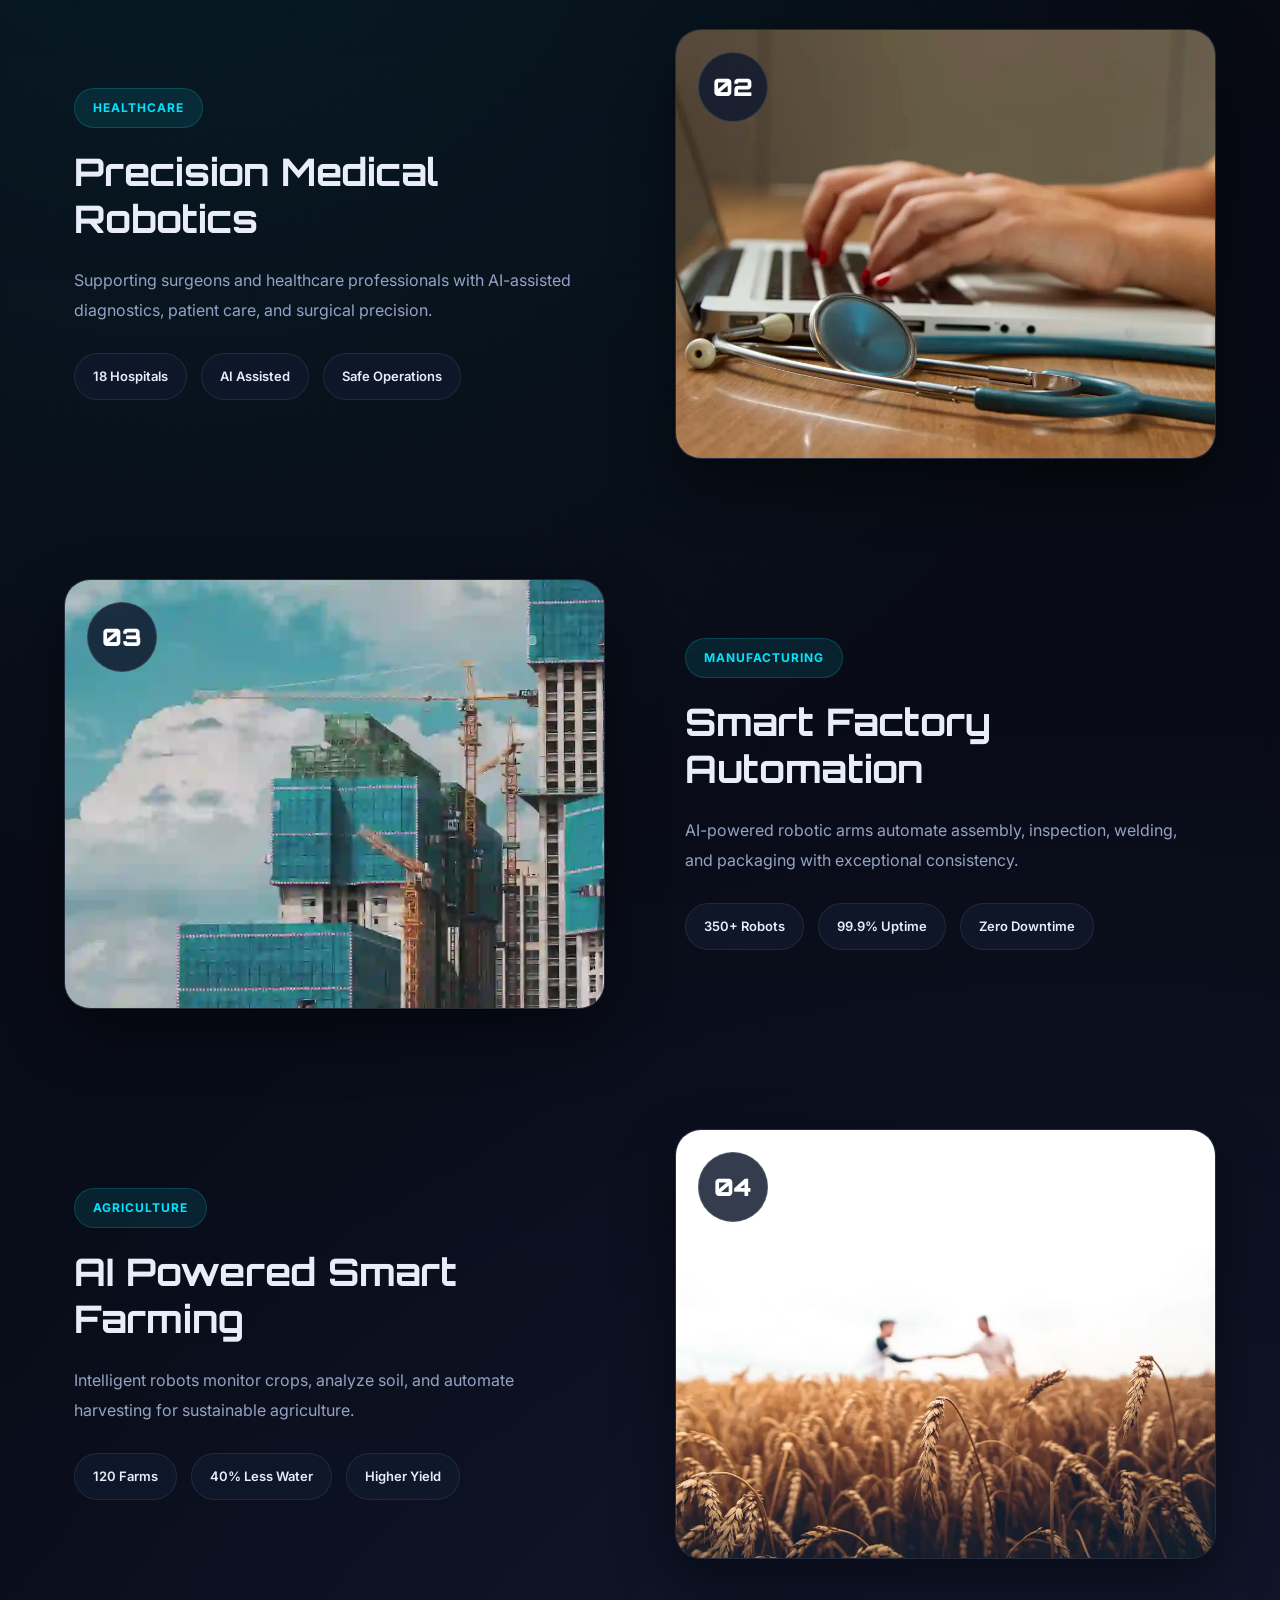
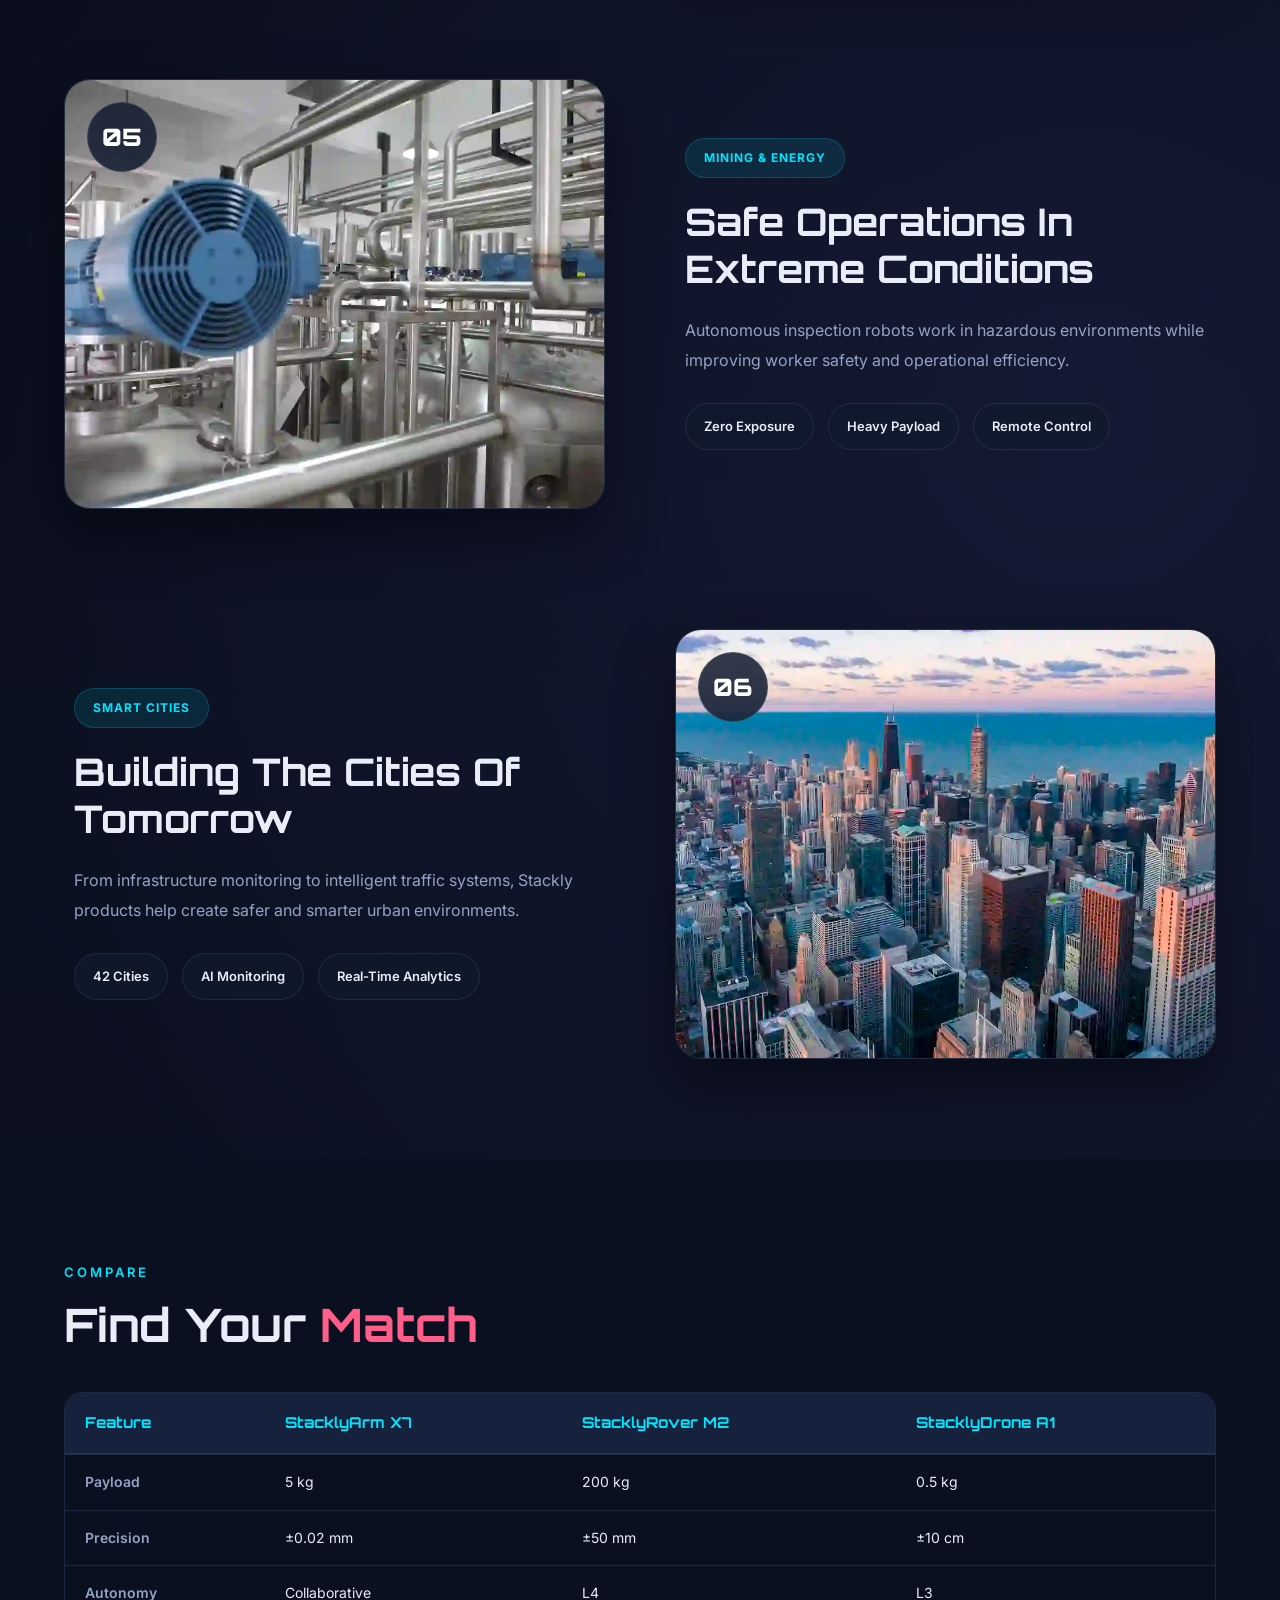
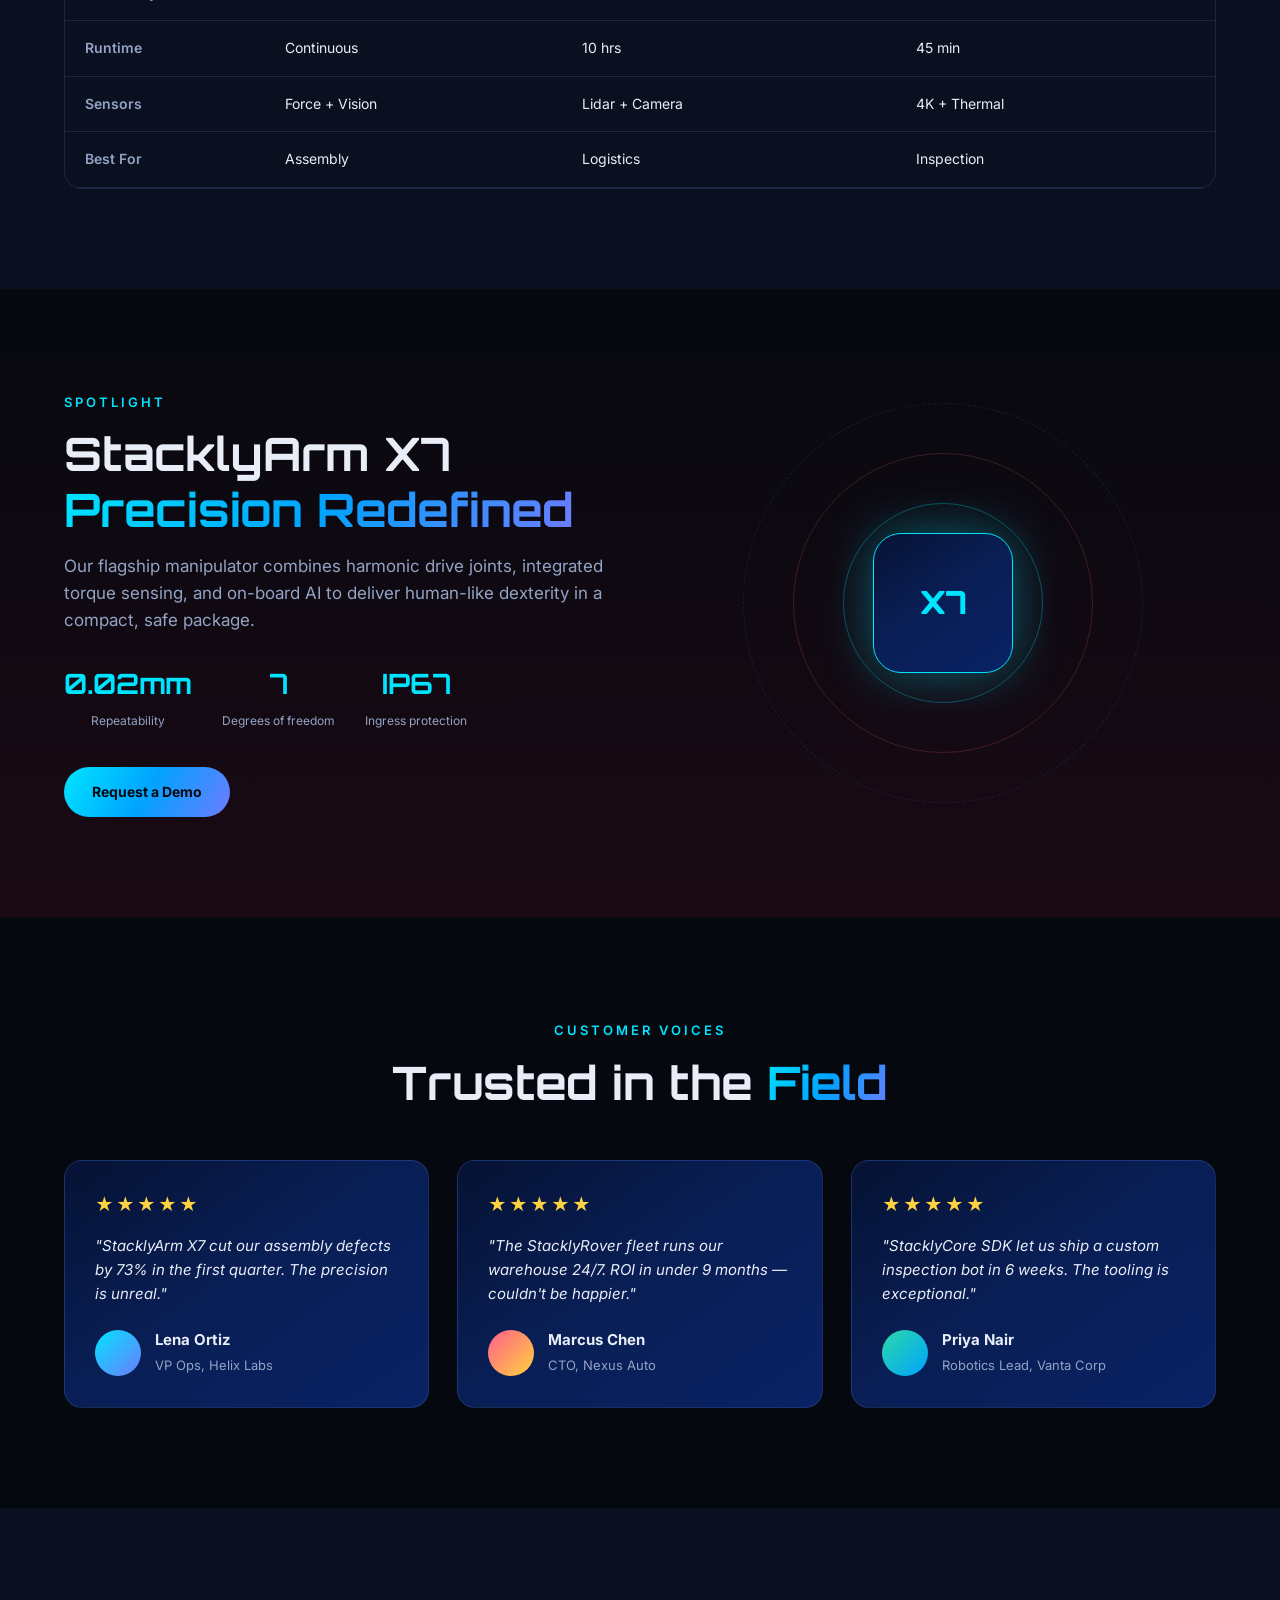
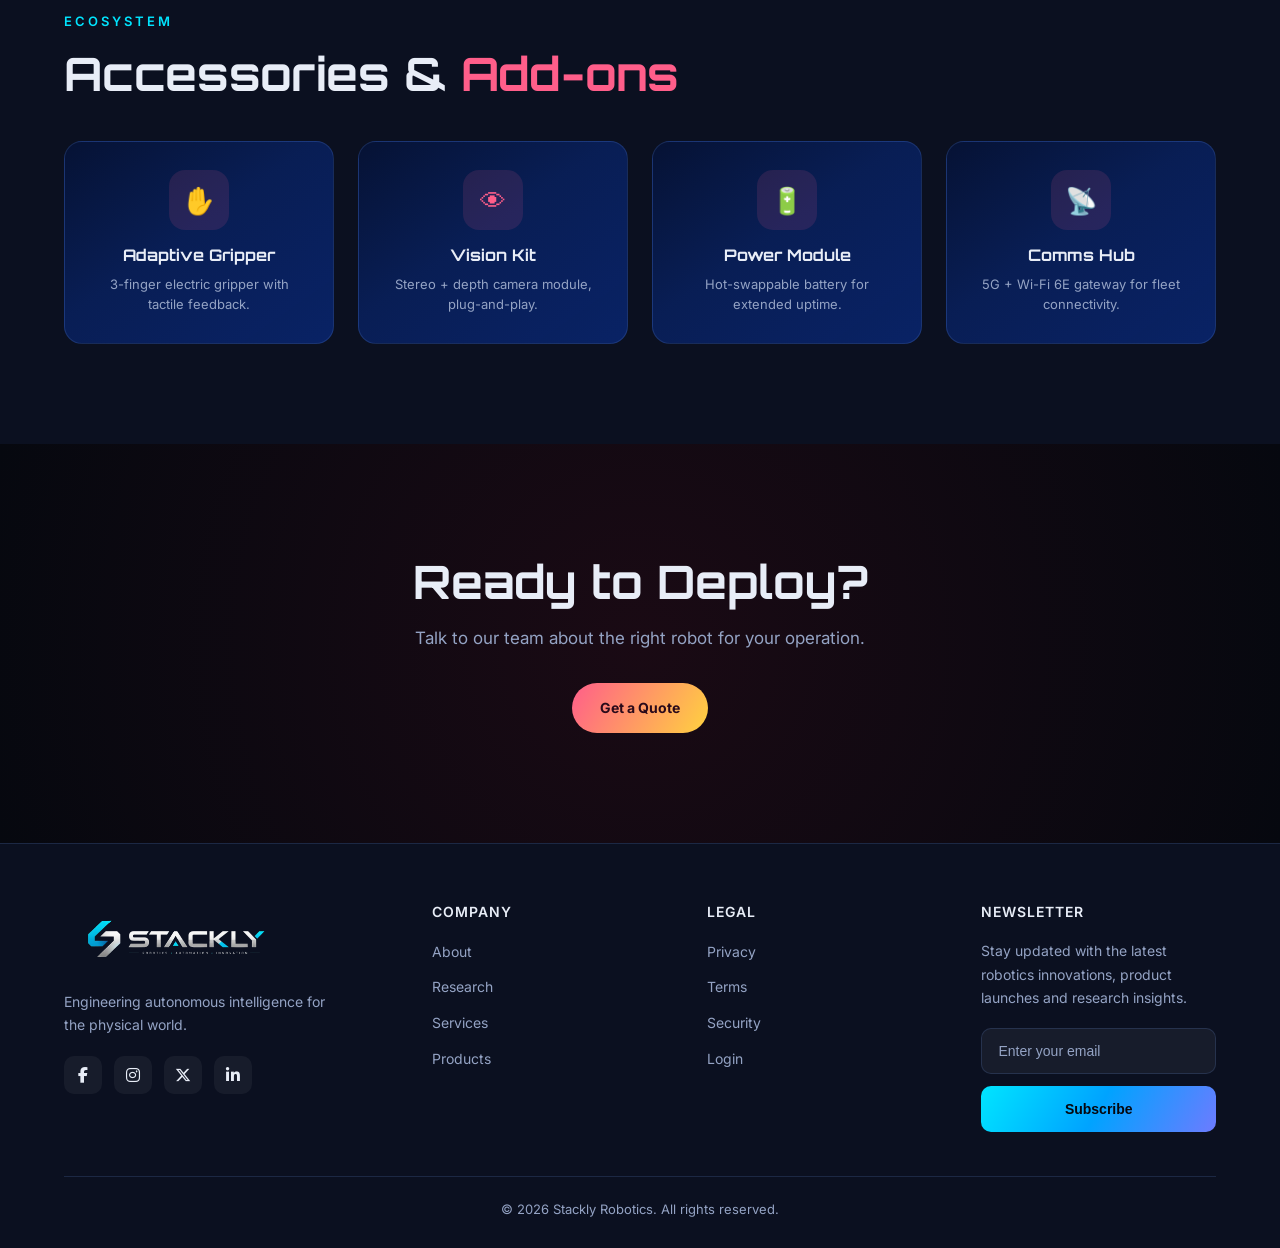
<file: products.html>
<!DOCTYPE html>
<html lang="en">
<head>
<meta charset="UTF-8">
<meta name="viewport" content="width=device-width, initial-scale=1.0">
<title>Products — Stackly Robotics</title>
<link rel="stylesheet"
href="https://cdnjs.cloudflare.com/ajax/libs/font-awesome/6.7.2/css/all.min.css">
<link rel="stylesheet" href="css/shared.css">
<link rel="stylesheet" href="css/products.css">
</head>
<body>

<nav class="nav">
  <a href="index.html" class="nav__logo">
            <img src="images/logo.webp" alt="Stackly Logo">
      </a>
  <div class="nav__links">
    <a href="index.html">Home</a><a href="about.html">About</a><a href="services.html">Services</a><a href="products.html" class="active">Products</a><a href="contact.html">Contact</a>
  </div>
  <button class="nav__cta" onclick="location.href='login.html'">Login</button>
  <div class="nav__toggle"><span></span><span></span><span></span></div>
</nav>

<div class="overlay"></div>
<aside class="mobile-menu">
  <button class="mobile-menu__close">&times;</button>
  <nav class="mobile-menu__links">
    <a href="index.html">Home</a><a href="about.html">About</a><a href="services.html">Services</a><a href="products.html" class="active">Products</a><a href="contact.html">Contact</a>
  </nav>
  <div class="mobile-menu__spacer"></div>
  <a href="login.html" class="mobile-menu__login">LOGIN / SIGN UP</a>
</aside>

<!-- 1. HERO -->
<section class="p-hero">
  <div class="p-hero__glow"></div>
  <div class="container p-hero__inner">
    <span class="eyebrow">Our Products</span>
    <h1 class="p-hero__title">Machines That <span class="text-grad">Work</span></h1>
    <p class="p-hero__desc">A family of robots and software platforms engineered for real-world deployment — built to be precise, safe, and endlessly adaptable.</p>
    <div class="p-hero__filter">
      <button class="filter-btn active" data-filter="all">All</button>
      <button class="filter-btn" data-filter="arm">Arms</button>
      <button class="filter-btn" data-filter="mobile">Mobile</button>
      <button class="filter-btn" data-filter="software">Software</button>
    </div>
  </div>
</section>

<!-- 2. PRODUCT GRID -->
<section class="products">
  <div class="container">
    <div class="prod-grid reveal" id="prodGrid">
      <article class="prod-card" data-cat="arm"><div class="prod-visual pv1"><span class="prod-tag">Arm</span></div><div class="prod-body"><h3>StacklyArm X7</h3><p>7-DOF collaborative manipulator with 0.02mm repeatability and 5kg payload.</p><div class="prod-specs"><span>7 DOF</span><span>5kg</span><span>±0.02mm</span></div><a href="login.html" class="btn btn--ghost">Details</a></div></article>
      <article class="prod-card" data-cat="mobile"><div class="prod-visual pv2"><span class="prod-tag">Mobile</span></div><div class="prod-body"><h3>StacklyRover M2</h3><p>Autonomous mobile robot for warehouse logistics, 2m/s, 200kg payload.</p><div class="prod-specs"><span>2 m/s</span><span>200kg</span><span>L4 Autonomy</span></div><a href="login.html" class="btn btn--ghost">Details</a></div></article>
      <article class="prod-card" data-cat="software"><div class="prod-visual pv3"><span class="prod-tag">Software</span></div><div class="prod-body"><h3>StacklyCore SDK</h3><p>Unified perception-planning-control SDK for custom robot development.</p><div class="prod-specs"><span>ROS 2</span><span>Python/C++</span><span>Edge AI</span></div><a href="login.html" class="btn btn--ghost">Details</a></div></article>
      <article class="prod-card" data-cat="arm"><div class="prod-visual pv4"><span class="prod-tag">Arm</span></div><div class="prod-body"><h3>StacklyArm L3</h3><p>Lightweight 4-DOF arm for electronics assembly and lab automation.</p><div class="prod-specs"><span>4 DOF</span><span>1kg</span><span>±0.05mm</span></div><a href="login.html" class="btn btn--ghost">Details</a></div></article>
      <article class="prod-card" data-cat="mobile"><div class="prod-visual pv5"><span class="prod-tag">Mobile</span></div><div class="prod-body"><h3>StacklyDrone A1</h3><p>Autonomous inspection drone with 45-min flight and AI-based defect detection.</p><div class="prod-specs"><span>45 min</span><span>4K+Thermal</span><span>GPS-denied</span></div><a href="login.html" class="btn btn--ghost">Details</a></div></article>
      <article class="prod-card" data-cat="software"><div class="prod-visual pv6"><span class="prod-tag">Software</span></div><div class="prod-body"><h3>StacklyFleet Cloud</h3><p>Cloud orchestration for fleets of 1 to 10,000 robots with live dashboards.</p><div class="prod-specs"><span>Scalable</span><span>Real-time</span><span>OTA</span></div><a href="login.html" class="btn btn--ghost">Details</a></div></article>
    </div>
  </div>
</section>

<!--=========================================
            PRODUCT IN ACTION
==========================================-->

<section class="product-action">

    <div class="product-action__bg">

        <img src="images/mission-operations.webp"
            alt="Stackly Robotics">

        <div class="product-action__overlay"></div>

    </div>

    <div class="container">

        <!-- Floating Content -->

        <div class="product-action__hero reveal">

            <span class="eyebrow">

                Product In Action

            </span>

            <h2 class="section-title">

                Experience
                <span class="text-grad">
                    Stackly Robots
                </span>

                In The Real World

            </h2>

            <p class="section-sub">

                From warehouses to hospitals, our autonomous systems
                deliver precision, intelligence, and unmatched
                performance across every industry.

            </p>

            <a href="error.html" class="play-btn">

                <span class="play-circle">

                    ▶

                </span>

                <div>

                    <strong>Watch Demo</strong>

                    <small>2 Min Product Overview</small>

                </div>

            </a>

        </div>

        <!--==============================
                INDUSTRY CARDS
        ==============================-->

        <div class="action-grid reveal">

            <!-- Card 1 -->

            <article class="action-card">

                <img src="images/warehouse.webp"
                    alt="Warehouse">

                <div class="action-card__overlay"></div>

                <div class="action-card__content">

                    <span>Warehouse</span>

                    <h3>Inventory Automation</h3>

                </div>

            </article>

            <!-- Card 2 -->

            <article class="action-card">

                <img src="images/factory.webp"
                    alt="Factory">

                <div class="action-card__overlay"></div>

                <div class="action-card__content">

                    <span>Manufacturing</span>

                    <h3>Smart Factory Robots</h3>

                </div>

            </article>

            <!-- Card 3 -->

            <article class="action-card">

                <img src="images/Medical-Robot.webp"
                    alt="Healthcare">

                <div class="action-card__overlay"></div>

                <div class="action-card__content">

                    <span>Healthcare</span>

                    <h3>Medical Assistance</h3>

                </div>

            </article>

            <!-- Card 4 -->

            <article class="action-card">

                <img src="images/drone.webp"
                    alt="Drone">

                <div class="action-card__overlay"></div>

                <div class="action-card__content">

                    <span>Drones</span>

                    <h3>Infrastructure Inspection</h3>

                </div>

            </article>

            <!-- Card 5 -->

            <article class="action-card">

                <img src="images/about6.webp"
                    alt="Agriculture">

                <div class="action-card__overlay"></div>

                <div class="action-card__content">

                    <span>Agriculture</span>

                    <h3>Smart Farming</h3>

                </div>

            </article>

            <!-- Card 6 -->

            <article class="action-card">

                <img src="images/smart-city.webp"
                    alt="Smart City">

                <div class="action-card__overlay"></div>

                <div class="action-card__content">

                    <span>Smart Cities</span>

                    <h3>Urban Intelligence</h3>

                </div>

            </article>

        </div>

    </div>

</section>

<!-- 3. FEATURED PAPER  -->
<section class="featured-paper">
  <div class="container fp__grid">
    <div class="reveal fp__visual">
      <div class="fp__chart">
        <div class="bar" style="height:40%"></div>
        <div class="bar" style="height:65%"></div>
        <div class="bar" style="height:80%"></div>
        <div class="bar" style="height:55%"></div>
        <div class="bar" style="height:92%"></div>
        <div class="bar" style="height:73%"></div>
      </div>
    </div>
    <div class="reveal fp__text">
      <span class="eyebrow">Featured Publication</span>
      <h2 class="section-title">StacklyField: Real-Time<br>Neural Scene Representations<br>for <span class="text-accent">Robotic Manipulation</span></h2>
      <p class="section-sub">We introduce a continuous neural field representation that enables robots to reconstruct and reason about novel scenes in under 50ms — a 24× speedup over prior methods.</p>
      <div class="fp__meta">
        <div><b>Conference</b><span>CoRL 2026</span></div>
        <div><b>Citations</b><span>142</span></div>
        <div><b>Code</b><span>Open Source</span></div>
      </div>
      <a href="error.html" class="btn btn--primary">Read Paper →</a>
    </div>
  </div>
</section>

<!--=========================================
        INDUSTRIES USING THIS PRODUCT
==========================================-->

<section class="industries">

    <div class="container">

        <!-- Heading -->

        <div class="industries__head reveal">

            <span class="eyebrow">
                Industries Using This Product
            </span>

            <h2 class="section-title">

                Trusted Across
                <span class="text-grad">
                    Every Industry
                </span>

            </h2>

            <p class="section-sub">

                Stackly Robotics products power automation across manufacturing,
                healthcare, logistics, agriculture, mining, and smart cities,
                helping organizations improve productivity, safety, and
                operational intelligence.

            </p>

        </div>

        <!--==================================
                01
        ===================================-->

        <div class="industry reveal">

            <div class="industry__image">

                <img src="images/warehouse.webp"
                    alt="Warehouse">

                <span class="industry__number">01</span>

            </div>

            <div class="industry__content">

                <span class="industry__tag">

                    Warehouse Logistics

                </span>

                <h3>

                    Intelligent Warehouse Automation

                </h3>

                <p>

                    Autonomous robots streamline inventory management,
                    order fulfillment, and warehouse navigation with
                    AI-powered precision.

                </p>

                <div class="industry__stats">

                    <span>240+ Deployments</span>

                    <span>99.8% Accuracy</span>

                    <span>24/7 Operations</span>

                </div>

            </div>

        </div>

        <!--==================================
                02
        ===================================-->

        <div class="industry industry--reverse reveal">

            <div class="industry__image">

                <img src="images/healthcare.webp"
                    alt="Healthcare">

                <span class="industry__number">02</span>

            </div>

            <div class="industry__content">

                <span class="industry__tag">

                    Healthcare

                </span>

                <h3>

                    Precision Medical Robotics

                </h3>

                <p>

                    Supporting surgeons and healthcare professionals
                    with AI-assisted diagnostics, patient care,
                    and surgical precision.

                </p>

                <div class="industry__stats">

                    <span>18 Hospitals</span>

                    <span>AI Assisted</span>

                    <span>Safe Operations</span>

                </div>

            </div>

        </div>

        <!--==================================
                03
        ===================================-->

        <div class="industry reveal">

            <div class="industry__image">

                <img src="images/manifacture.webp"
                    alt="Manufacturing">

                <span class="industry__number">03</span>

            </div>

            <div class="industry__content">

                <span class="industry__tag">

                    Manufacturing

                </span>

                <h3>

                    Smart Factory Automation

                </h3>

                <p>

                    AI-powered robotic arms automate assembly,
                    inspection, welding, and packaging with
                    exceptional consistency.

                </p>

                <div class="industry__stats">

                    <span>350+ Robots</span>

                    <span>99.9% Uptime</span>

                    <span>Zero Downtime</span>

                </div>

            </div>

        </div>

        <!--==================================
                04
        ===================================-->

        <div class="industry industry--reverse reveal">

            <div class="industry__image">

                <img src="images/about6.webp"
                    alt="Agriculture">

                <span class="industry__number">04</span>

            </div>

            <div class="industry__content">

                <span class="industry__tag">

                    Agriculture

                </span>

                <h3>

                    AI Powered Smart Farming

                </h3>

                <p>

                    Intelligent robots monitor crops, analyze soil,
                    and automate harvesting for sustainable agriculture.

                </p>

                <div class="industry__stats">

                    <span>120 Farms</span>

                    <span>40% Less Water</span>

                    <span>Higher Yield</span>

                </div>

            </div>

        </div>

        <!--==================================
                05
        ===================================-->

        <div class="industry reveal">

            <div class="industry__image">

                <img src="images/mining.webp"
                    alt="Mining">

                <span class="industry__number">05</span>

            </div>

            <div class="industry__content">

                <span class="industry__tag">

                    Mining & Energy

                </span>

                <h3>

                    Safe Operations In Extreme Conditions

                </h3>

                <p>

                    Autonomous inspection robots work in hazardous
                    environments while improving worker safety and
                    operational efficiency.

                </p>

                <div class="industry__stats">

                    <span>Zero Exposure</span>

                    <span>Heavy Payload</span>

                    <span>Remote Control</span>

                </div>

            </div>

        </div>

        <!--==================================
                06
        ===================================-->

        <div class="industry industry--reverse reveal">

            <div class="industry__image">

                <img src="images/smart-city.webp"
                    alt="Smart City">

                <span class="industry__number">06</span>

            </div>

            <div class="industry__content">

                <span class="industry__tag">

                    Smart Cities

                </span>

                <h3>

                    Building The Cities Of Tomorrow

                </h3>

                <p>

                    From infrastructure monitoring to intelligent
                    traffic systems, Stackly products help create
                    safer and smarter urban environments.

                </p>

                <div class="industry__stats">

                    <span>42 Cities</span>

                    <span>AI Monitoring</span>

                    <span>Real-Time Analytics</span>

                </div>

            </div>

        </div>

    </div>

</section>

<!-- 3. FEATURE COMPARISON -->
<section class="compare">
  <div class="container">
    <div class="reveal" style="margin-bottom:40px">
      <span class="eyebrow">Compare</span>
      <h2 class="section-title">Find Your <span class="text-accent">Match</span></h2>
    </div>
    <div class="table-wrap reveal">
      <table class="compare-table">
        <thead><tr><th>Feature</th><th>StacklyArm X7</th><th>StacklyRover M2</th><th>StacklyDrone A1</th></tr></thead>
        <tbody>
          <tr><td>Payload</td><td>5 kg</td><td>200 kg</td><td>0.5 kg</td></tr>
          <tr><td>Precision</td><td>±0.02 mm</td><td>±50 mm</td><td>±10 cm</td></tr>
          <tr><td>Autonomy</td><td>Collaborative</td><td>L4</td><td>L3</td></tr>
          <tr><td>Runtime</td><td>Continuous</td><td>10 hrs</td><td>45 min</td></tr>
          <tr><td>Sensors</td><td>Force + Vision</td><td>Lidar + Camera</td><td>4K + Thermal</td></tr>
          <tr><td>Best For</td><td>Assembly</td><td>Logistics</td><td>Inspection</td></tr>
        </tbody>
      </table>
    </div>
  </div>
</section>

<!-- 4. HIGHLIGHT / SHOWCASE -->
<section class="showcase">
  <div class="container showcase__grid">
    <div class="reveal showcase__text">
      <span class="eyebrow">Spotlight</span>
      <h2 class="section-title">StacklyArm X7<br><span class="text-grad">Precision Redefined</span></h2>
      <p class="section-sub">Our flagship manipulator combines harmonic drive joints, integrated torque sensing, and on-board AI to deliver human-like dexterity in a compact, safe package.</p>
      <div class="showcase__feats">
        <div><b>0.02mm</b><span>Repeatability</span></div>
        <div><b>7</b><span>Degrees of freedom</span></div>
        <div><b>IP67</b><span>Ingress protection</span></div>
      </div>
      <a href="error.html" class="btn btn--primary">Request a Demo</a>
    </div>
    <div class="reveal showcase__visual">
      <div class="sv-rings"><div class="sv-ring"></div><div class="sv-ring"></div><div class="sv-ring"></div></div>
      <div class="sv-core">X7</div>
    </div>
  </div>
</section>

<!-- 5. TESTIMONIALS -->
<section class="testimonials">
  <div class="container">
    <div class="reveal" style="text-align:center;margin-bottom:50px">
      <span class="eyebrow">Customer Voices</span>
      <h2 class="section-title">Trusted in the <span class="text-grad">Field</span></h2>
    </div>
    <div class="grid-3 reveal">
      <div class="tcard"><div class="tcard__stars">★★★★★</div><p>"StacklyArm X7 cut our assembly defects by 73% in the first quarter. The precision is unreal."</p><div class="tcard__author"><div class="ta1"></div><div><b>Lena Ortiz</b><span>VP Ops, Helix Labs</span></div></div></div>
      <div class="tcard"><div class="tcard__stars">★★★★★</div><p>"The StacklyRover fleet runs our warehouse 24/7. ROI in under 9 months — couldn't be happier."</p><div class="tcard__author"><div class="ta2"></div><div><b>Marcus Chen</b><span>CTO, Nexus Auto</span></div></div></div>
      <div class="tcard"><div class="tcard__stars">★★★★★</div><p>"StacklyCore SDK let us ship a custom inspection bot in 6 weeks. The tooling is exceptional."</p><div class="tcard__author"><div class="ta3"></div><div><b>Priya Nair</b><span>Robotics Lead, Vanta Corp</span></div></div></div>
    </div>
  </div>
</section>

<!-- 6. ACCESSORIES -->
<section class="accessories">
  <div class="container">
    <div class="reveal" style="margin-bottom:40px">
      <span class="eyebrow">Ecosystem</span>
      <h2 class="section-title">Accessories &amp; <span class="text-accent">Add-ons</span></h2>
    </div>
    <div class="grid-4 reveal">
      <div class="acc-card"><div class="acc-ic">✋</div><h4>Adaptive Gripper</h4><p>3-finger electric gripper with tactile feedback.</p></div>
      <div class="acc-card"><div class="acc-ic">👁</div><h4>Vision Kit</h4><p>Stereo + depth camera module, plug-and-play.</p></div>
      <div class="acc-card"><div class="acc-ic">🔋</div><h4>Power Module</h4><p>Hot-swappable battery for extended uptime.</p></div>
      <div class="acc-card"><div class="acc-ic">📡</div><h4>Comms Hub</h4><p>5G + Wi-Fi 6E gateway for fleet connectivity.</p></div>
    </div>
  </div>
</section>

<!-- 7. CTA -->
<section class="cta">
  <div class="container cta__inner reveal">
    <h2 class="section-title">Ready to Deploy?</h2>
    <p class="section-sub">Talk to our team about the right robot for your operation.</p>
    <a href="login.html" class="btn btn--accent">Get a Quote</a>
  </div>
</section>

<footer class="footer">
  <div class="container">
    <div class="footer__grid">
      <div><div class="footer__brand">
        <a href="index.html" class="nav__logo">
            <img src="images/logo.webp" alt="Stackly Logo">
        </a>
    </div><p>Engineering autonomous intelligence for the physical world.</p><div class="footer__social">
        <a href="error.html"><i class="fa-brands fa-facebook-f"></i></a>
        <a href="error.html"><i class="fa-brands fa-instagram"></i></a>
        <a href="error.html"><i class="fa-brands fa-x-twitter"></i></a>
        <a href="error.html"><i class="fa-brands fa-linkedin-in"></i></a>
    </div></div>
      <div><h4>Company</h4><ul><li><a href="about.html">About</a></li><li><a href="research.html">Research</a></li><li><a href="services.html">Services</a></li><li><a href="products.html">Products</a></li></ul></div>

      <div><h4>Legal</h4><ul><li><a href="error.html">Privacy</a></li><li><a href="error.html">Terms</a></li><li><a href="error.html">Security</a></li><li><a href="login.html">Login</a></li></ul></div>
      
      <div>

    <h4>Newsletter</h4>

    <p class="footer-news-text">
        Stay updated with the latest robotics innovations,
        product launches and research insights.
    </p>

    <form class="footer-newsletter">

        <input
            type="email"
            placeholder="Enter your email"
            required
        >

        <button type="submit">

            Subscribe

        </button>

    </form>

</div>
      
    </div>
    <div class="footer__bottom">© 2026 Stackly Robotics. All rights reserved.</div>
  </div>
</footer>

<script src="js/shared.js"></script>
<script src="js/products.js"></script>
</body>
</html>
</file>
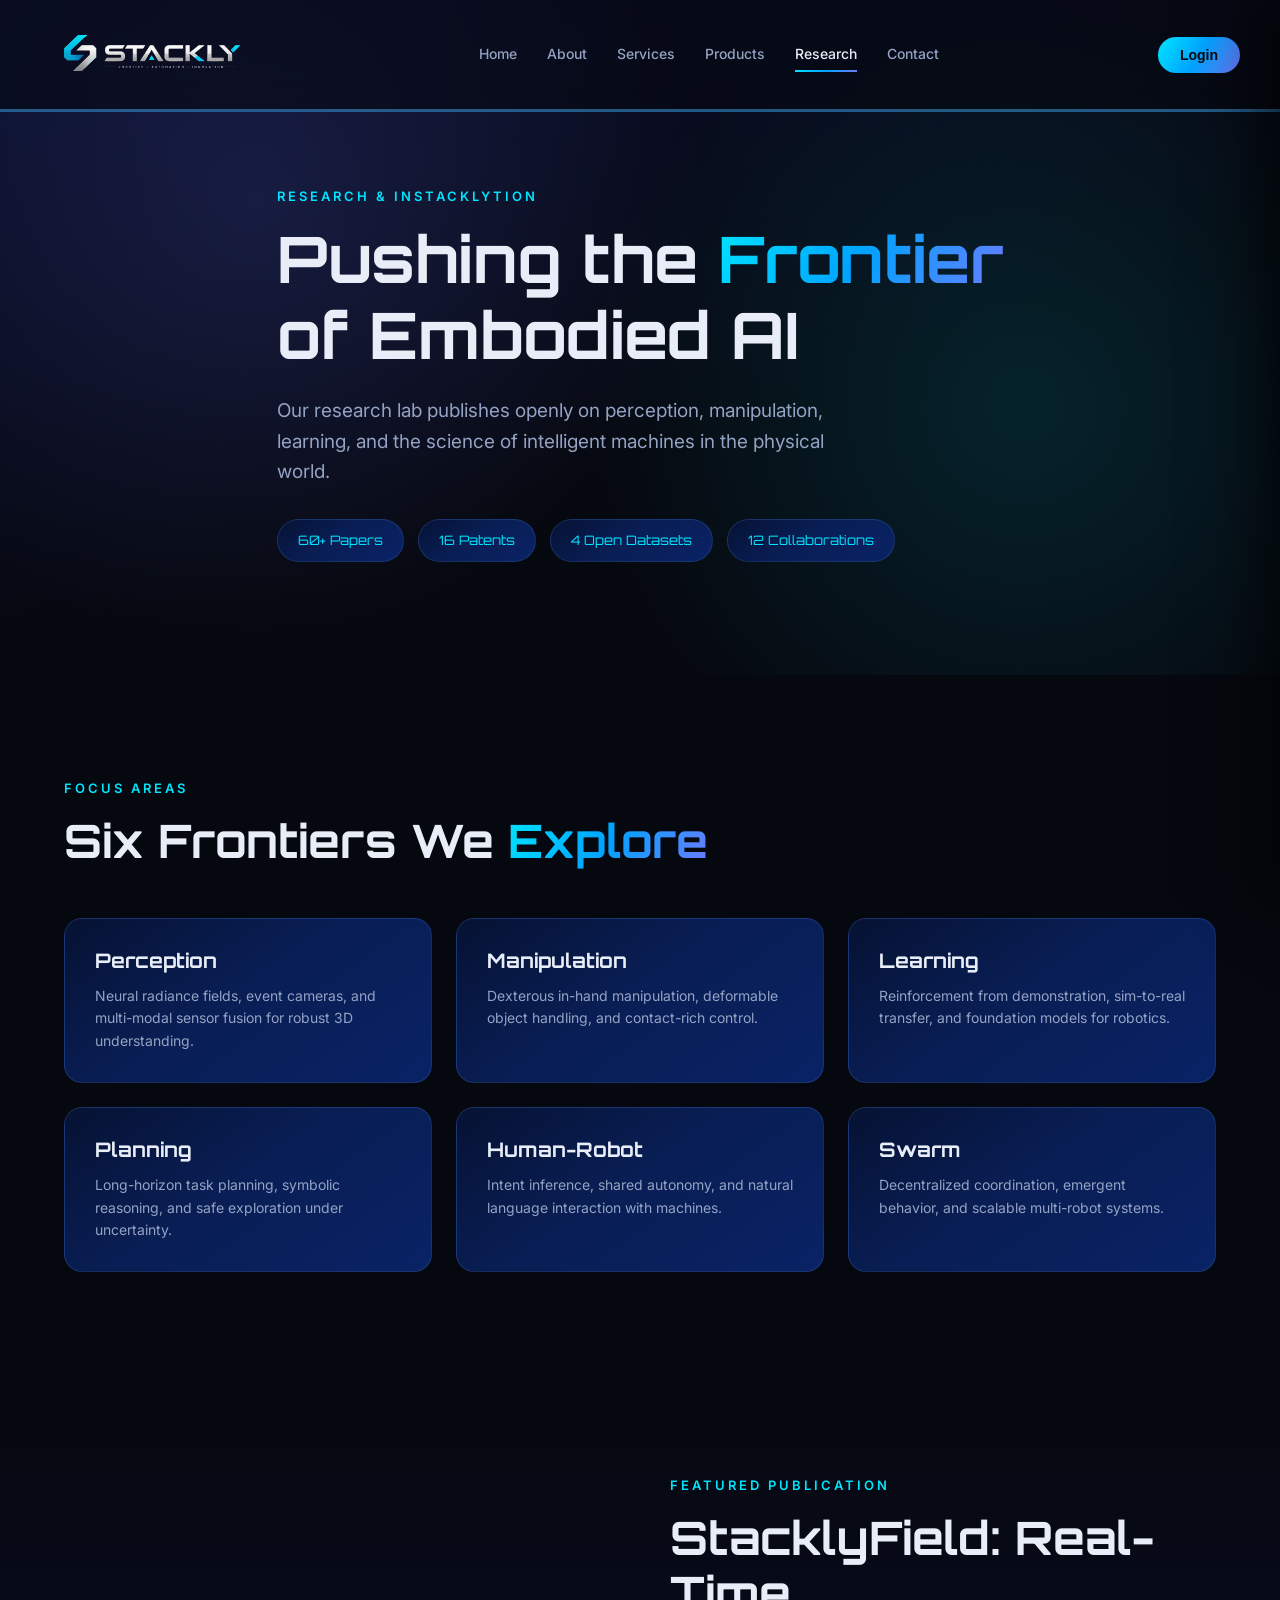
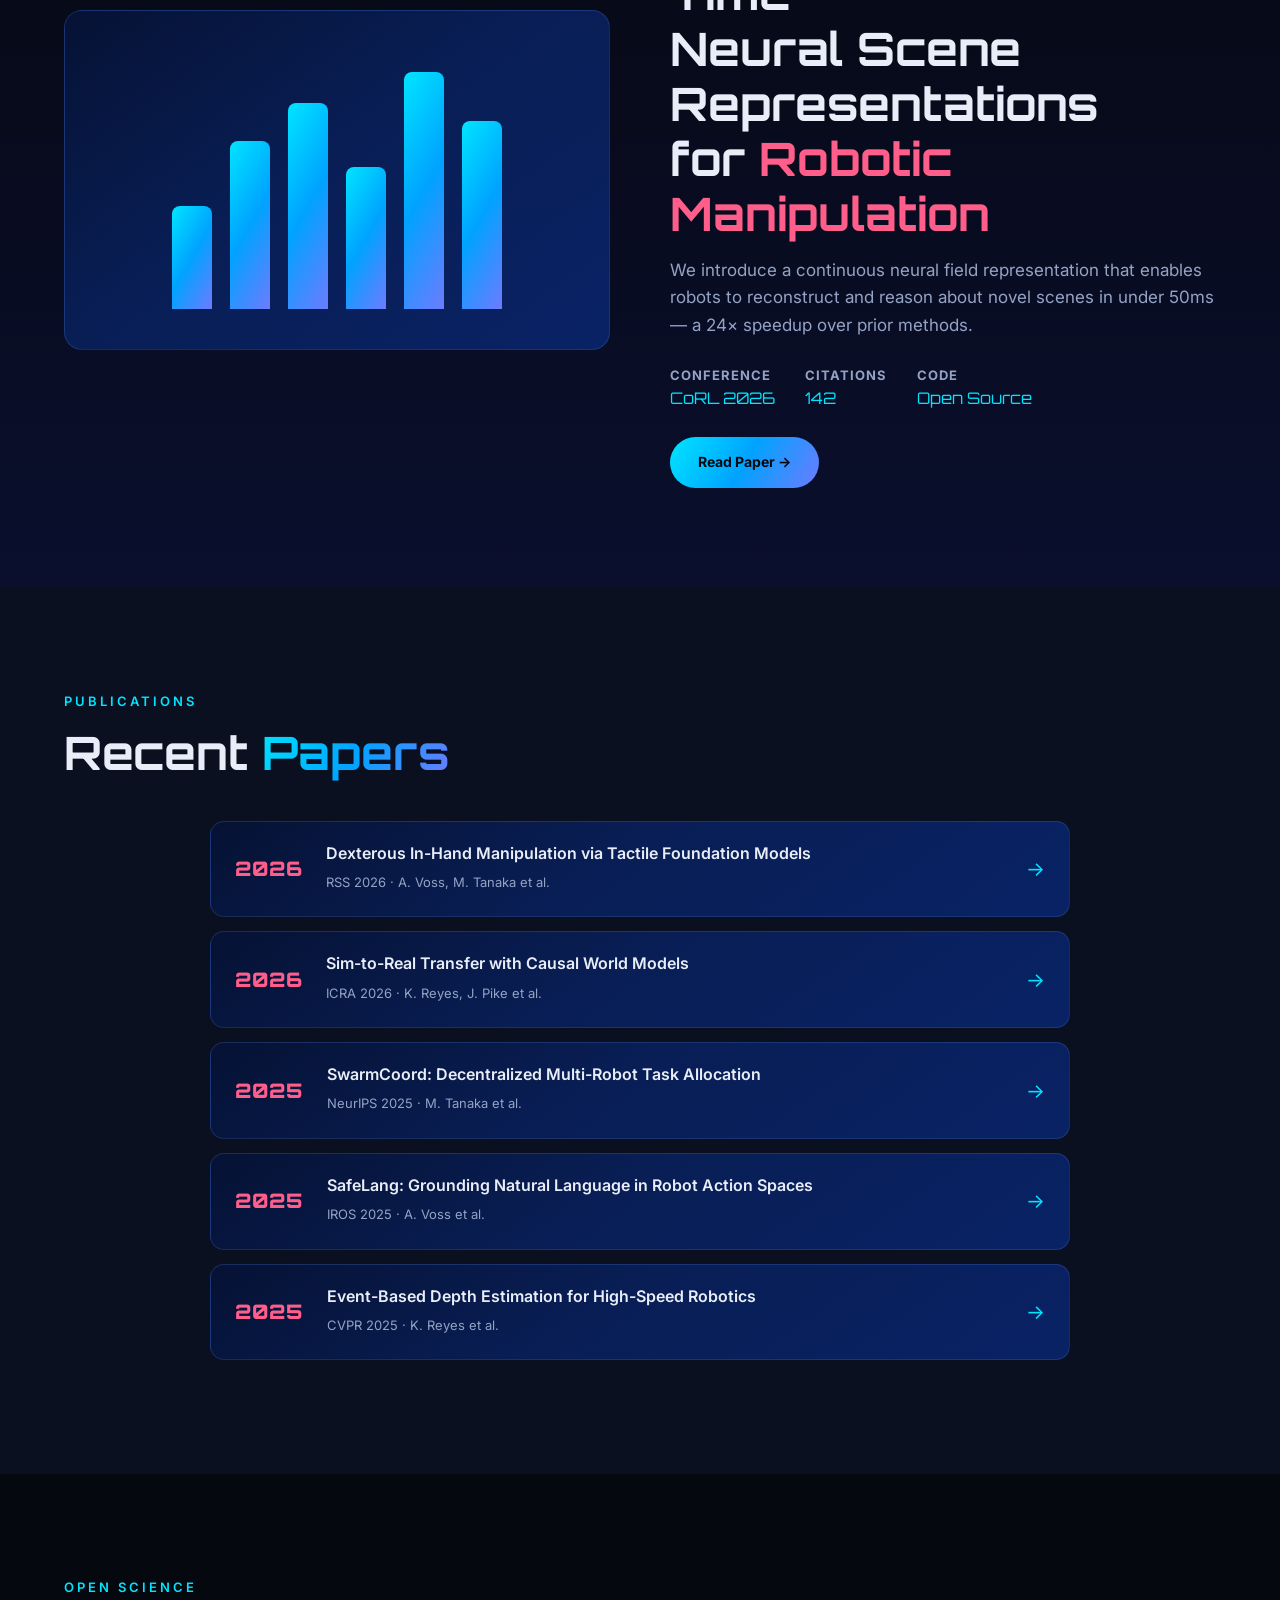
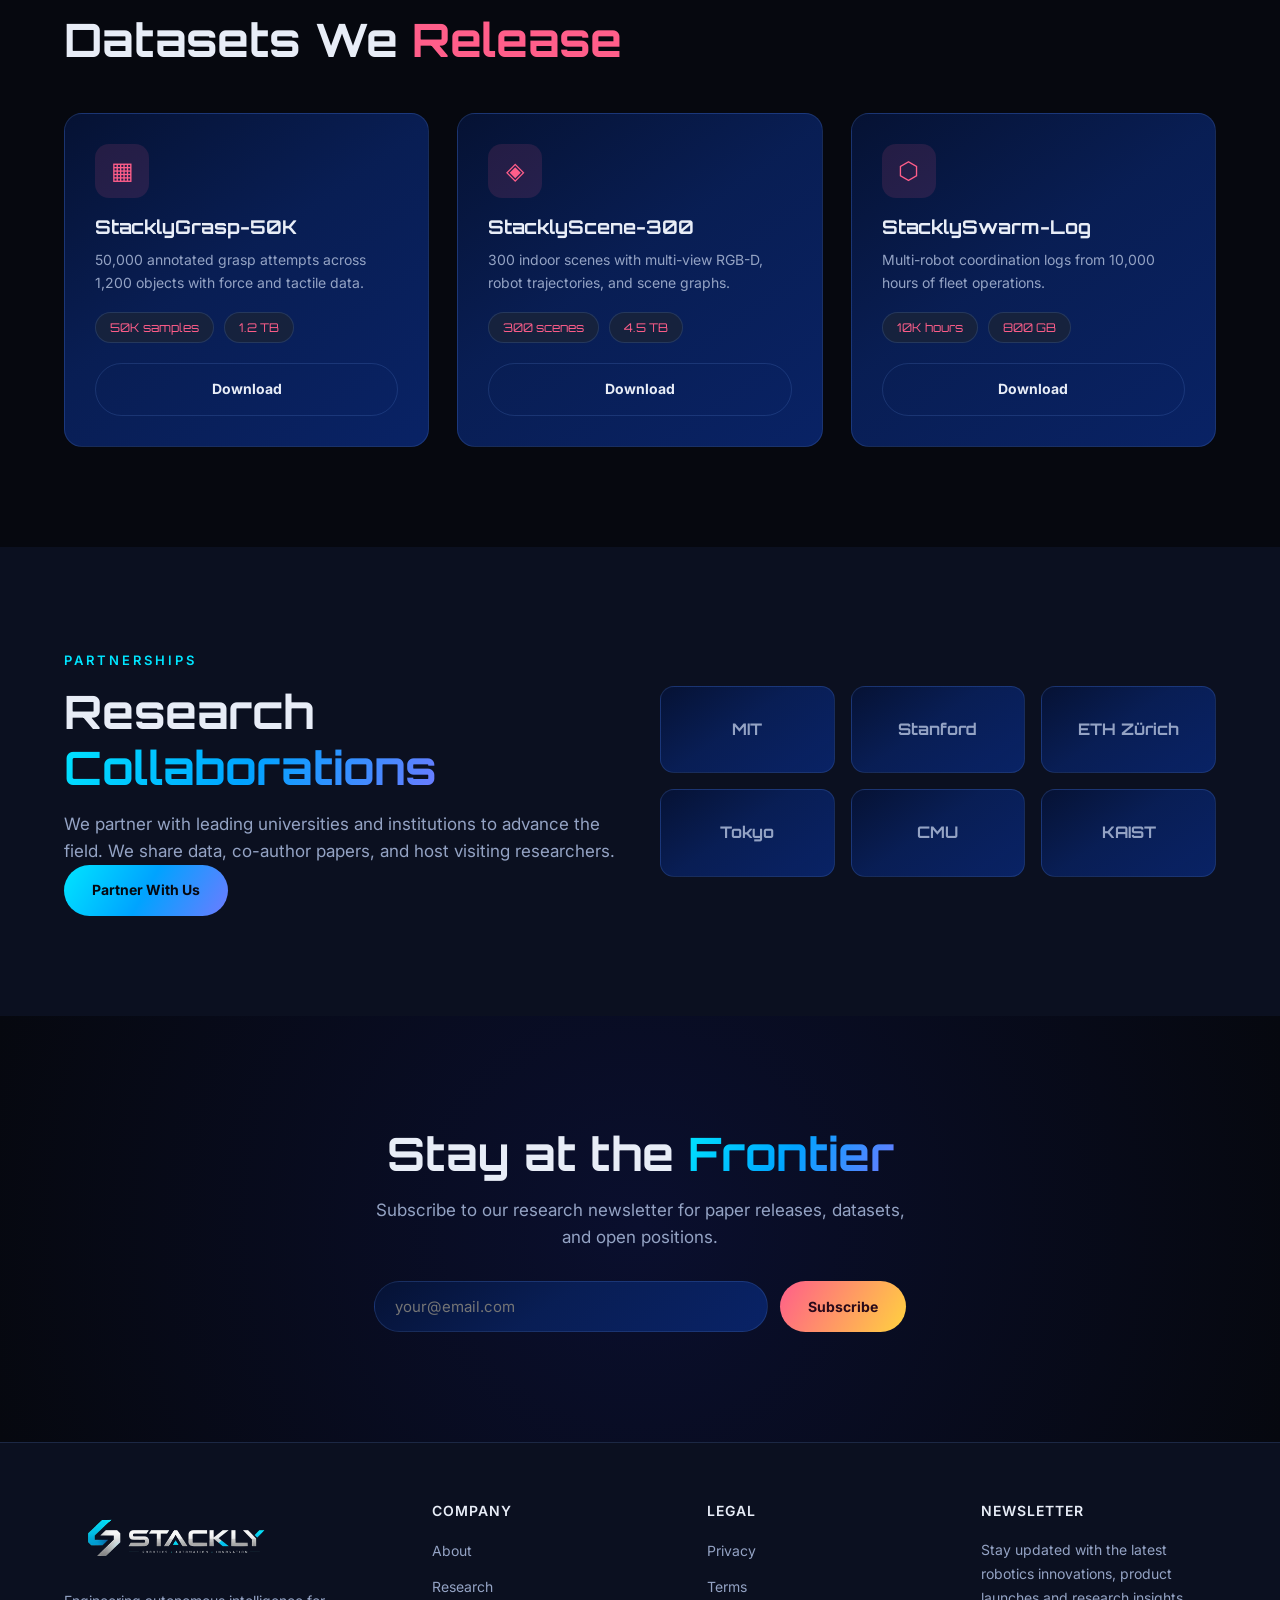
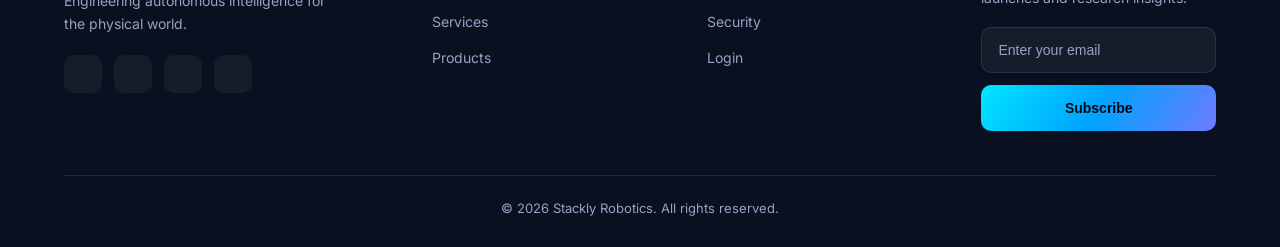
<file: research.html>
<!DOCTYPE html>
<html lang="en">
<head>
<meta charset="UTF-8">
<meta name="viewport" content="width=device-width, initial-scale=1.0">
<title>Research — Stackly Robotics</title>
<link rel="stylesheet" href="css/shared.css">
<link rel="stylesheet" href="css/research.css">
</head>
<body>

<nav class="nav">
  <a href="index.html" class="nav__logo">
            <img src="images/logo.webp" alt="Stackly Logo">
      </a>
  <div class="nav__links">
    <a href="index.html">Home</a><a href="about.html">About</a><a href="services.html">Services</a><a href="products.html">Products</a><a href="research.html" class="active">Research</a><a href="contact.html">Contact</a>
  </div>
  <button class="nav__cta" onclick="location.href='login.html'">Login</button>
  <div class="nav__toggle"><span></span><span></span><span></span></div>
</nav>

<div class="overlay"></div>
<aside class="mobile-menu">
  <button class="mobile-menu__close">&times;</button>
  <nav class="mobile-menu__links">
    <a href="index.html">Home</a><a href="about.html">About</a><a href="services.html">Services</a><a href="products.html">Products</a><a href="research.html" class="active">Research</a><a href="contact.html">Contact</a>
  </nav>
  <div class="mobile-menu__spacer"></div>
  <a href="login.html" class="mobile-menu__login">LOGIN / SIGN UP</a>
</aside>

<!-- 1. HERO -->
<section class="r-hero">
  <div class="r-hero__noise"></div>
  <div class="container r-hero__inner">
    <span class="eyebrow">Research & InStacklytion</span>
    <h1 class="r-hero__title">Pushing the <span class="text-grad">Frontier</span><br>of Embodied AI</h1>
    <p class="r-hero__desc">Our research lab publishes openly on perception, manipulation, learning, and the science of intelligent machines in the physical world.</p>
    <div class="r-hero__tags">
      <span>60+ Papers</span><span>16 Patents</span><span>4 Open Datasets</span><span>12 Collaborations</span>
    </div>
  </div>
</section>

<!-- 2. RESEARCH AREAS -->
<section class="areas">
  <div class="container">
    <div class="reveal" style="margin-bottom:50px">
      <span class="eyebrow">Focus Areas</span>
      <h2 class="section-title">Six Frontiers We <span class="text-grad">Explore</span></h2>
    </div>
    <div class="areas__grid reveal">
      <div class="area-card"><div class="area-bar"></div><h3>Perception</h3><p>Neural radiance fields, event cameras, and multi-modal sensor fusion for robust 3D understanding.</p></div>
      <div class="area-card"><div class="area-bar"></div><h3>Manipulation</h3><p>Dexterous in-hand manipulation, deformable object handling, and contact-rich control.</p></div>
      <div class="area-card"><div class="area-bar"></div><h3>Learning</h3><p>Reinforcement from demonstration, sim-to-real transfer, and foundation models for robotics.</p></div>
      <div class="area-card"><div class="area-bar"></div><h3>Planning</h3><p>Long-horizon task planning, symbolic reasoning, and safe exploration under uncertainty.</p></div>
      <div class="area-card"><div class="area-bar"></div><h3>Human-Robot</h3><p>Intent inference, shared autonomy, and natural language interaction with machines.</p></div>
      <div class="area-card"><div class="area-bar"></div><h3>Swarm</h3><p>Decentralized coordination, emergent behavior, and scalable multi-robot systems.</p></div>
    </div>
  </div>
</section>

<!-- 3. FEATURED PAPER -->
<section class="featured-paper">
  <div class="container fp__grid">
    <div class="reveal fp__visual">
      <div class="fp__chart">
        <div class="bar" style="height:40%"></div>
        <div class="bar" style="height:65%"></div>
        <div class="bar" style="height:80%"></div>
        <div class="bar" style="height:55%"></div>
        <div class="bar" style="height:92%"></div>
        <div class="bar" style="height:73%"></div>
      </div>
    </div>
    <div class="reveal fp__text">
      <span class="eyebrow">Featured Publication</span>
      <h2 class="section-title">StacklyField: Real-Time<br>Neural Scene Representations<br>for <span class="text-accent">Robotic Manipulation</span></h2>
      <p class="section-sub">We introduce a continuous neural field representation that enables robots to reconstruct and reason about novel scenes in under 50ms — a 24× speedup over prior methods.</p>
      <div class="fp__meta">
        <div><b>Conference</b><span>CoRL 2026</span></div>
        <div><b>Citations</b><span>142</span></div>
        <div><b>Code</b><span>Open Source</span></div>
      </div>
      <a href="error.html" class="btn btn--primary">Read Paper →</a>
    </div>
  </div>
</section>

<!-- 4. PUBLICATIONS LIST -->
<section class="pubs">
  <div class="container">
    <div class="reveal" style="margin-bottom:40px">
      <span class="eyebrow">Publications</span>
      <h2 class="section-title">Recent <span class="text-grad">Papers</span></h2>
    </div>
    <div class="pubs__list reveal">
      <a href="error.html" class="pub-item"><div class="pub-year">2026</div><div class="pub-body"><h4>Dexterous In-Hand Manipulation via Tactile Foundation Models</h4><span>RSS 2026 · A. Voss, M. Tanaka et al.</span></div><div class="pub-arrow">→</div></a>
      <a href="error.html" class="pub-item"><div class="pub-year">2026</div><div class="pub-body"><h4>Sim-to-Real Transfer with Causal World Models</h4><span>ICRA 2026 · K. Reyes, J. Pike et al.</span></div><div class="pub-arrow">→</div></a>
      <a href="error.html" class="pub-item"><div class="pub-year">2025</div><div class="pub-body"><h4>SwarmCoord: Decentralized Multi-Robot Task Allocation</h4><span>NeurIPS 2025 · M. Tanaka et al.</span></div><div class="pub-arrow">→</div></a>
      <a href="error.html" class="pub-item"><div class="pub-year">2025</div><div class="pub-body"><h4>SafeLang: Grounding Natural Language in Robot Action Spaces</h4><span>IROS 2025 · A. Voss et al.</span></div><div class="pub-arrow">→</div></a>
      <a href="error.html" class="pub-item"><div class="pub-year">2025</div><div class="pub-body"><h4>Event-Based Depth Estimation for High-Speed Robotics</h4><span>CVPR 2025 · K. Reyes et al.</span></div><div class="pub-arrow">→</div></a>
    </div>
  </div>
</section>

<!-- 5. OPEN DATASETS -->
<section class="datasets">
  <div class="container">
    <div class="reveal" style="margin-bottom:46px">
      <span class="eyebrow">Open Science</span>
      <h2 class="section-title">Datasets We <span class="text-accent">Release</span></h2>
    </div>
    <div class="grid-3 reveal">
      <div class="ds-card"><div class="ds-ic">▦</div><h3>StacklyGrasp-50K</h3><p>50,000 annotated grasp attempts across 1,200 objects with force and tactile data.</p><div class="ds-stats"><span>50K samples</span><span>1.2 TB</span></div><a href="error.html" class="btn btn--ghost">Download</a></div>
      <div class="ds-card"><div class="ds-ic">◈</div><h3>StacklyScene-300</h3><p>300 indoor scenes with multi-view RGB-D, robot trajectories, and scene graphs.</p><div class="ds-stats"><span>300 scenes</span><span>4.5 TB</span></div><a href="error.html" class="btn btn--ghost">Download</a></div>
      <div class="ds-card"><div class="ds-ic">⬡</div><h3>StacklySwarm-Log</h3><p>Multi-robot coordination logs from 10,000 hours of fleet operations.</p><div class="ds-stats"><span>10K hours</span><span>800 GB</span></div><a href="error.html" class="btn btn--ghost">Download</a></div>
    </div>
  </div>
</section>

<!-- 6. COLLABORATIONS -->
<section class="collab">
  <div class="container">
    <div class="grid-2">
      <div class="reveal">
        <span class="eyebrow">Partnerships</span>
        <h2 class="section-title">Research <span class="text-grad">Collaborations</span></h2>
        <p class="section-sub">We partner with leading universities and institutions to advance the field. We share data, co-author papers, and host visiting researchers.</p>
        <a href="login.html" class="btn btn--primary">Partner With Us</a>
      </div>
      <div class="reveal collab__logos">
        <div class="collab-logo">MIT</div><div class="collab-logo">Stanford</div><div class="collab-logo">ETH Zürich</div><div class="collab-logo">Tokyo</div><div class="collab-logo">CMU</div><div class="collab-logo">KAIST</div>
      </div>
    </div>
  </div>
</section>

<!-- 7. NEWSLETTER CTA -->
<section class="cta">
  <div class="container cta__inner reveal">
    <h2 class="section-title">Stay at the <span class="text-grad">Frontier</span></h2>
    <p class="section-sub">Subscribe to our research newsletter for paper releases, datasets, and open positions.</p>
    <form class="newsletter" onsubmit="event.preventDefault();this.querySelector('.ns-confirm').style.display='block';">
      <input type="email" placeholder="your@email.com" required>
      <button type="submit" class="btn btn--accent">Subscribe</button>
      <div class="ns-confirm">Thanks! You're on the list.</div>
    </form>
  </div>
</section>

<footer class="footer">
  <div class="container">
    <div class="footer__grid">
      <div><div class="footer__brand">
        <a href="index.html" class="nav__logo">
            <img src="images/logo.webp" alt="Stackly Logo">
        </a>
    </div><p>Engineering autonomous intelligence for the physical world.</p><div class="footer__social">
        <a href="error.html"><i class="fa-brands fa-facebook-f"></i></a>
        <a href="error.html"><i class="fa-brands fa-instagram"></i></a>
        <a href="error.html"><i class="fa-brands fa-x-twitter"></i></a>
        <a href="error.html"><i class="fa-brands fa-linkedin-in"></i></a>
    </div></div>
      <div><h4>Company</h4><ul><li><a href="about.html">About</a></li><li><a href="research.html">Research</a></li><li><a href="services.html">Services</a></li><li><a href="products.html">Products</a></li></ul></div>

      <div><h4>Legal</h4><ul><li><a href="error.html">Privacy</a></li><li><a href="error.html">Terms</a></li><li><a href="error.html">Security</a></li><li><a href="login.html">Login</a></li></ul></div>
      
      <div>

    <h4>Newsletter</h4>

    <p class="footer-news-text">
        Stay updated with the latest robotics innovations,
        product launches and research insights.
    </p>

    <form class="footer-newsletter">

        <input
            type="email"
            placeholder="Enter your email"
            required
        >

        <button type="submit">

            Subscribe

        </button>

    </form>

</div>
      
    </div>
    <div class="footer__bottom">© 2026 Stackly Robotics. All rights reserved.</div>
  </div>
</footer>
<script src="js/shared.js"></script>
<script src="js/research.js"></script>
</body>
</html>
</file>
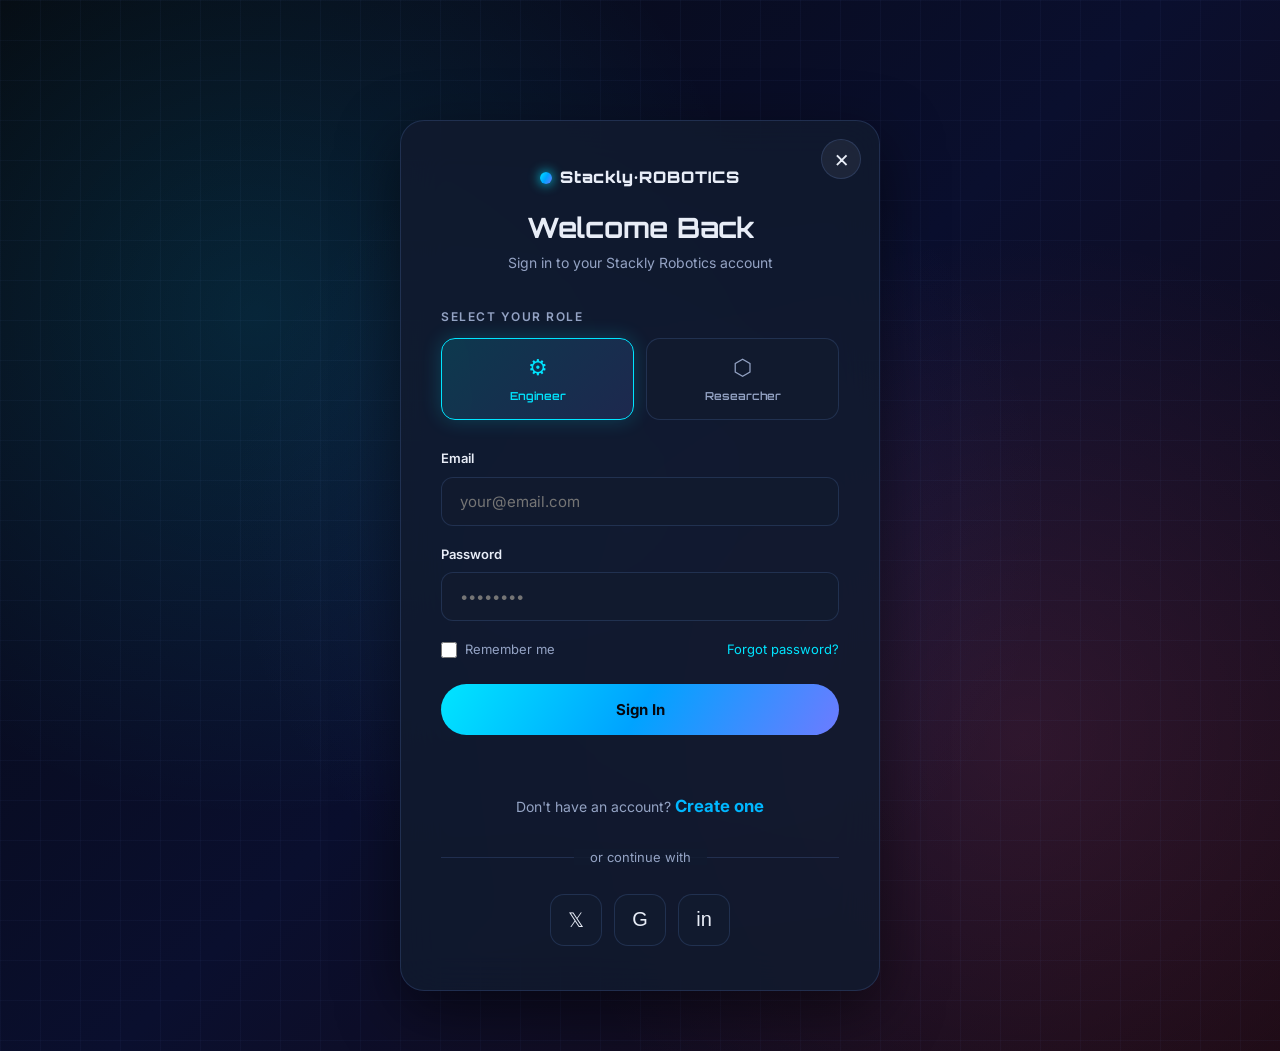
<file: researcher.html>
<!DOCTYPE html>
<html lang="en">
<head>
<meta charset="utf-8" />
<meta name="viewport" content="width=device-width, initial-scale=1" />
<title>Research Desk — NEXUS LAB</title>
<meta name="description" content="Researcher dashboard: studies, datasets, experiments, publications and grants." />
<link rel="stylesheet" href="css/dashboard.css" />
</head>
<body>
<div class="shell" data-role="researcher">

  <aside class="sidebar" id="sidebar">
    <div class="sidebar-head">
      <a href="researcher.html" class="nav__logo">
            <img src="images/logo.webp" alt="Stackly Logo">
      </a>
    </div>
    
    <nav class="nav" id="nav">
        <div class="nav-label">Modules</div>
        <button class="nav-item active" data-id="overview"><span class="ico">◆</span><span>Research Desk</span></button>
        <button class="nav-item" data-id="studies"><span class="ico">⌬</span><span>Studies</span><span class="badge">6</span></button>
        <button class="nav-item" data-id="datasets"><span class="ico">▤</span><span>Datasets</span><span class="badge">41</span></button>
        <button class="nav-item" data-id="experiments"><span class="ico">⚗</span><span>Experiment Log</span></button>
        <button class="nav-item" data-id="publications"><span class="ico">✎</span><span>Publications</span><span class="badge">3</span></button>
        <button class="nav-item" data-id="grants"><span class="ico">◈</span><span>Grants</span></button>
        <button class="nav-item" data-id="settings"><span class="ico">⚙</span><span>Preferences</span></button>
    </nav>
    <div class="sidebar-foot">
      <div class="user-chip">
        <div class="avatar" id="u-initials">LF</div>
        <div class="m"><b id="u-name" class="current-user">Researcher</b><span id="u-role">Principal Researcher</span></div>
      </div>
      <button class="btn-logout" onclick="logout()">⏻ Log out</button>
    </div>
  </aside>

  <div class="overlay" id="overlay"></div>

  <div class="main">
    <header class="topbar">
      <button class="hamburger" id="hamburger" aria-label="Toggle menu">☰</button>
      <h2 id="topbar-title">Research Desk</h2>
      <div class="spacer"></div>
      <span class="pill hide-xs"><span class="dot"></span> Lab Group Theta</span>
      <span class="pill" id="clock">--:--:--</span>
    </header>
    <main class="content" id="view">
      <section class="module fade-in" id="mod-overview" data-title="Research Desk">
        <!--=========================================
        RESEARCHER WELCOME HERO
==========================================-->

<section class="research-hero">

    <div class="research-grid"></div>

    <div class="research-glow glow-left"></div>
    <div class="research-glow glow-right"></div>

    <div class="container">

        <div class="research-wrapper">

            <!-- LEFT -->

            <div class="research-content reveal">

                <span class="research-badge">

                    <span class="research-dot"></span>

                    Research Workspace

                </span>

                <h1 class="research-title">

                    <span id="researchGreeting" class="researchGreeting">

                        Good Morning,

                    </span>

                    <br>

                    <span class="research-name">

                        Dr. <span class="current-user"></span>

                    </span>

                </h1>

                <p class="research-role">

                    Senior AI Research Scientist

                </p>

                <p class="research-desc">

                    Welcome back to your research workspace. Continue
                    developing intelligent robotics, training advanced AI
                    models, and publishing inStacklytions that shape the future
                    of autonomous systems.

                </p>

                <div class="research-actions">

                    <a href="dashboardError.html" class="btn btn--primary">

                        New Research

                    </a>

                    <a href="dashboardError.html" class="btn btn--ghost">

                        View Publications

                    </a>

                </div>

            </div>

            <!-- RIGHT -->

            <div class="research-card reveal">

                <div class="research-card__top">

                    <span>

                        Research Summary

                    </span>

                    <span class="research-status">

                        ● Active

                    </span>

                </div>

                <div class="research-icon">

                    🧠

                </div>

                <div class="research-info">

                    <div>

                        <small>Current Focus</small>

                        <strong>Embodied AI</strong>

                    </div>

                    <div>

                        <small>Current Phase</small>

                        <strong>Model Training</strong>

                    </div>

                    <div>

                        <small>Research Score</small>

                        <strong>96%</strong>

                    </div>

                </div>

            </div>

        </div>

        <!-- QUICK STATS -->

        <div class="research-stats reveal">

            <div class="research-stat">

                <h3>14</h3>

                <span>Published Papers</span>

            </div>

            <div class="research-stat">

                <h3>09</h3>

                <span>AI Models</span>

            </div>

            <div class="research-stat">

                <h3>27</h3>

                <span>Datasets</span>

            </div>

            <div class="research-stat">

                <h3>05</h3>

                <span>Active Projects</span>

            </div>

        </div>

    </div>

</section>

<div class="page-head"><h1>Research Desk</h1><p>Where your studies, datasets and publication pipeline stand this week.</p></div><div class="grid g-4">
          <div class="card stat">
    <div class="label">Active studies</div>
    <div class="value">6</div>
    <div class="delta ">2 in analysis phase</div>
  </div>
          <div class="card stat">
    <div class="label">Datasets</div>
    <div class="value">41</div>
    <div class="delta ">▲ 5 ingested</div>
  </div>
          <div class="card stat">
    <div class="label">Citations (YTD)</div>
    <div class="value">318</div>
    <div class="delta ">▲ 12.4%</div>
  </div>
          <div class="card stat">
    <div class="label">Papers in review</div>
    <div class="value">3</div>
    <div class="delta down">1 revision due</div>
  </div>
        </div>
        <div class="grid g-2 mt">
          <div class="card"><h4>Experiment volume — 8 weeks</h4>
            <div class="chart"><div class="col"><i style="height:36.0655737704918%"></i><span>W1</span></div><div class="col"><i style="height:50.81967213114754%"></i><span>W2</span></div><div class="col"><i style="height:45.90163934426229%"></i><span>W3</span></div><div class="col"><i style="height:72.1311475409836%"></i><span>W4</span></div><div class="col"><i style="height:63.934426229508205%"></i><span>W5</span></div><div class="col"><i style="height:85.24590163934425%"></i><span>W6</span></div><div class="col"><i style="height:77.04918032786885%"></i><span>W7</span></div><div class="col"><i style="height:100%"></i><span>W8</span></div></div>
          </div>
          <div class="card"><h4>Study progress</h4>
            <div style="margin-bottom:16px">
    <div class="row" style="border:none;padding:0 0 8px">
      <span>THETA-11 · Photonic lattice drift</span><span class="sub">82% · analysis</span>
    </div>
    <div class="bar "><i style="width:82%"></i></div>
  </div>
            <div style="margin-bottom:16px">
    <div class="row" style="border:none;padding:0 0 8px">
      <span>THETA-07 · Cryo sample stability</span><span class="sub">64% · data collection</span>
    </div>
    <div class="bar alt"><i style="width:64%"></i></div>
  </div>
            <div style="margin-bottom:16px">
    <div class="row" style="border:none;padding:0 0 8px">
      <span>THETA-14 · Model calibration</span><span class="sub">35% · setup</span>
    </div>
    <div class="bar "><i style="width:35%"></i></div>
  </div>
            <div style="margin-bottom:16px">
    <div class="row" style="border:none;padding:0 0 8px">
      <span>THETA-03 · Longitudinal replication</span><span class="sub">96% · writing</span>
    </div>
    <div class="bar "><i style="width:96%"></i></div>
  </div>
          </div>
        </div>
        <div class="card mt"><h4>This week</h4>
          <div class="row"><div><b>Peer review due — Journal of Applied Optics</b><div class="sub">Manuscript #JAO-2211 · Thursday</div></div><span class="tag warn">2 days</span></div>
          <div class="row"><div><b>Lab meeting — THETA-14 protocol walkthrough</b><div class="sub">Wednesday 15:00</div></div><span class="tag info">scheduled</span></div>
          <div class="row"><div><b>Grant milestone report</b><div class="sub">NSF-2291 · Q3 deliverable</div></div><span class="tag err">overdue 1d</span></div>
        </div>
      </section>

      <section class="module fade-in" id="mod-studies" data-title="Studies" hidden>
<div class="page-head"><h1>Studies</h1><p>Every protocol you lead or co-investigate, with phase, cohort and ethics state.</p></div><div class="toolbar"><button class="btn" onclick="window.location.href = 'dashboardError.html'">+ New study</button><button class="btn ghost" onclick="window.location.href = 'dashboardError.html'">Import protocol</button><button class="btn ghost" onclick="window.location.href = 'dashboardError.html'">Phase: all</button></div>
        <div class="card"><div class="table-wrap"><table>
    <thead><tr><th>Code</th><th>Title</th><th>Phase</th><th>Samples</th><th>Ethics</th><th>Lead</th></tr></thead>
    <tbody><tr><td>THETA-11</td><td>Photonic lattice drift</td><td>Analysis</td><td>1,204</td><td><span class="tag ok">approved</span></td><td>You</td></tr><tr><td>THETA-07</td><td>Cryo sample stability</td><td>Collection</td><td>860</td><td><span class="tag ok">approved</span></td><td>You</td></tr><tr><td>THETA-14</td><td>Model calibration study</td><td>Setup</td><td>0</td><td><span class="tag warn">in review</span></td><td>R. Iyer</td></tr><tr><td>THETA-03</td><td>Longitudinal replication</td><td>Writing</td><td>3,140</td><td><span class="tag ok">approved</span></td><td>You</td></tr><tr><td>THETA-09</td><td>Noise floor characterisation</td><td>Collection</td><td>512</td><td><span class="tag ok">approved</span></td><td>M. Osei</td></tr><tr><td>THETA-15</td><td>Cross-lab blind trial</td><td>Design</td><td>—</td><td><span class="tag info">drafting</span></td><td>You</td></tr></tbody>
  </table></div></div>
        <div class="grid g-3 mt">
          <div class="card" style="text-align:center"><h4>Recruitment</h4><div class="ring" style="background:conic-gradient(var(--primary) 244.8deg, rgba(120,170,255,.12) 0deg)">
    <div>68%</div>
  </div><div style="color:var(--muted);font-size:12px">1,360 of 2,000 target</div></div>
          <div class="card" style="text-align:center"><h4>Protocol adherence</h4><div class="ring" style="background:conic-gradient(var(--success) 338.40000000000003deg, rgba(120,170,255,.12) 0deg)">
    <div>94%</div>
  </div><div style="color:var(--muted);font-size:12px">6 minor deviations logged</div></div>
          <div class="card" style="text-align:center"><h4>Budget burn</h4><div class="ring" style="background:conic-gradient(var(--accent) 205.20000000000002deg, rgba(120,170,255,.12) 0deg)">
    <div>57%</div>
  </div><div style="color:var(--muted);font-size:12px">₹41.2L of ₹72L</div></div>
        </div>
      </section>

      <section class="module fade-in" id="mod-datasets" data-title="Datasets" hidden>
<div class="page-head"><h1>Datasets</h1><p>Raw captures, cleaned derivatives and their provenance chain.</p></div><div class="grid g-4">
          <div class="card stat">
    <div class="label">Total volume</div>
    <div class="value">8.6 TB</div>
    <div class="delta ">▲ 640 GB this month</div>
  </div>
          <div class="card stat">
    <div class="label">Cleaned</div>
    <div class="value">29</div>
    <div class="delta ">71% of corpus</div>
  </div>
          <div class="card stat">
    <div class="label">Quarantined</div>
    <div class="value">3</div>
    <div class="delta down">schema mismatch</div>
  </div>
          <div class="card stat">
    <div class="label">Shared externally</div>
    <div class="value">11</div>
    <div class="delta ">under DUA</div>
  </div>
        </div>
        <div class="card mt"><div class="table-wrap"><table>
    <thead><tr><th>Dataset</th><th>Study</th><th>Rows</th><th>Version</th><th>Quality</th><th>Access</th></tr></thead>
    <tbody><tr><td>lattice_drift_raw</td><td>THETA-11</td><td>4.2 M</td><td>v7</td><td><span class="tag ok">clean</span></td><td>Group</td></tr><tr><td>cryo_thermal_series</td><td>THETA-07</td><td>980 K</td><td>v3</td><td><span class="tag ok">clean</span></td><td>Group</td></tr><tr><td>calib_bench_2026</td><td>THETA-14</td><td>112 K</td><td>v1</td><td><span class="tag warn">unverified</span></td><td>Private</td></tr><tr><td>replication_pooled</td><td>THETA-03</td><td>11.7 M</td><td>v12</td><td><span class="tag ok">clean</span></td><td>Public</td></tr><tr><td>noise_floor_sweep</td><td>THETA-09</td><td>2.1 M</td><td>v2</td><td><span class="tag err">quarantined</span></td><td>Private</td></tr></tbody>
  </table></div></div>
        <div class="grid g-2 mt">
          <div class="card"><h4>Ingest volume by source</h4><div class="chart"><div class="col"><i style="height:47.88732394366197%"></i><span>Bench</span></div><div class="col"><i style="height:73.23943661971832%"></i><span>Cryo</span></div><div class="col"><i style="height:100%"></i><span>Optics</span></div><div class="col"><i style="height:63.38028169014085%"></i><span>Sim</span></div><div class="col"><i style="height:39.436619718309856%"></i><span>Field</span></div><div class="col"><i style="height:26.76056338028169%"></i><span>Partner</span></div></div></div>
          <div class="card"><h4>Data quality checks</h4>
            <div style="margin-bottom:16px">
    <div class="row" style="border:none;padding:0 0 8px">
      <span>Schema conformance</span><span class="sub">38 / 41 datasets</span>
    </div>
    <div class="bar "><i style="width:93%"></i></div>
  </div>
            <div style="margin-bottom:16px">
    <div class="row" style="border:none;padding:0 0 8px">
      <span>Completeness</span><span class="sub">missingness under 2%</span>
    </div>
    <div class="bar "><i style="width:88%"></i></div>
  </div>
            <div style="margin-bottom:16px">
    <div class="row" style="border:none;padding:0 0 8px">
      <span>Deduplication</span><span class="sub">no duplicate keys</span>
    </div>
    <div class="bar "><i style="width:100%"></i></div>
  </div>
            <div style="margin-bottom:16px">
    <div class="row" style="border:none;padding:0 0 8px">
      <span>PII scrub</span><span class="sub">3 pending review</span>
    </div>
    <div class="bar alt"><i style="width:76%"></i></div>
  </div>
          </div>
        </div>
      </section>

      <section class="module fade-in" id="mod-experiments" data-title="Experiment Log" hidden>
<div class="page-head"><h1>Experiment Log</h1><p>Immutable record of runs, parameters and observed outcomes.</p></div><div class="card"><div class="table-wrap"><table>
    <thead><tr><th>Run</th><th>Study</th><th>Started</th><th>Duration</th><th>Result</th><th>Reproducible</th></tr></thead>
    <tbody><tr><td>#R-2291</td><td>THETA-11</td><td>Today 05:10</td><td>3h 22m</td><td><span class="tag ok">signal confirmed</span></td><td>Yes</td></tr><tr><td>#R-2290</td><td>THETA-11</td><td>Yesterday</td><td>3h 18m</td><td><span class="tag ok">signal confirmed</span></td><td>Yes</td></tr><tr><td>#R-2288</td><td>THETA-07</td><td>Yesterday</td><td>11h 04m</td><td><span class="tag warn">partial</span></td><td>Pending</td></tr><tr><td>#R-2284</td><td>THETA-09</td><td>2 days ago</td><td>48m</td><td><span class="tag err">aborted</span></td><td>No</td></tr><tr><td>#R-2280</td><td>THETA-03</td><td>3 days ago</td><td>6h 41m</td><td><span class="tag ok">null result</span></td><td>Yes</td></tr></tbody>
  </table></div></div>
        <div class="grid g-2 mt">
          <div class="card"><h4>Run #R-2291 — parameters</h4>
            <div class="terminal">
              <div class="mut">study: THETA-11 · operator: L. Farooq</div>
              <div>lattice_spacing_nm  = <span class="ok">412.5</span></div>
              <div>pump_power_mw       = <span class="ok">18.0</span></div>
              <div>ambient_temp_k      = <span class="ok">4.21</span></div>
              <div>integration_s       = <span class="ok">120</span></div>
              <div>seed                = <span class="ok">0x5F2A</span></div>
              <div class="warn">note: detector gain re-zeroed at t+42m</div>
            </div>
          </div>
          <div class="card"><h4>Outcome distribution — 60 runs</h4><div class="chart"><div class="col"><i style="height:100%"></i><span>Confirm</span></div><div class="col"><i style="height:38.70967741935484%"></i><span>Partial</span></div><div class="col"><i style="height:35.483870967741936%"></i><span>Null</span></div><div class="col"><i style="height:19.35483870967742%"></i><span>Abort</span></div></div></div>
        </div>
      </section>

      <section class="module fade-in" id="mod-publications" data-title="Publications" hidden>
<div class="page-head"><h1>Publications</h1><p>Manuscripts, preprints and the review clock on each of them.</p></div><div class="grid g-4">
          <div class="card stat">
    <div class="label">Published</div>
    <div class="value">27</div>
    <div class="delta ">4 this year</div>
  </div>
          <div class="card stat">
    <div class="label">Under review</div>
    <div class="value">3</div>
    <div class="delta ">median 47 days</div>
  </div>
          <div class="card stat">
    <div class="label">Preprints</div>
    <div class="value">5</div>
    <div class="delta ">▲ 1 posted</div>
  </div>
          <div class="card stat">
    <div class="label">h-index</div>
    <div class="value">19</div>
    <div class="delta ">▲ 1</div>
  </div>
        </div>
        <div class="card mt"><h4>Pipeline</h4>
          <div class="row"><div><b>Anomalous drift in cold photonic lattices</b><div class="sub">Nature Photonics · submitted 62 days ago</div></div><span class="tag warn">revision requested</span></div>
          <div class="row"><div><b>A reproducibility audit of cryo stability protocols</b><div class="sub">PLOS ONE · submitted 21 days ago</div></div><span class="tag info">with reviewers</span></div>
          <div class="row"><div><b>Noise floor characterisation at sub-4K</b><div class="sub">arXiv preprint · posted 6 days ago</div></div><span class="tag ok">preprint live</span></div>
          <div class="row"><div><b>Cross-lab blind trial design note</b><div class="sub">Internal draft · 40% complete</div></div><span class="tag">drafting</span></div>
        </div>
        <div class="grid g-2 mt">
          <div class="card"><h4>Citations by year</h4><div class="chart"><div class="col"><i style="height:25.53191489361702%"></i><span>21</span></div><div class="col"><i style="height:40.42553191489361%"></i><span>22</span></div><div class="col"><i style="height:54.25531914893617%"></i><span>23</span></div><div class="col"><i style="height:76.59574468085107%"></i><span>24</span></div><div class="col"><i style="height:100%"></i><span>25</span></div><div class="col"><i style="height:41.48936170212766%"></i><span>26</span></div></div></div>
          <div class="card"><h4>Co-author network</h4>
            <div style="margin-bottom:16px">
    <div class="row" style="border:none;padding:0 0 8px">
      <span>Lab Group Theta</span><span class="sub">12 co-authors</span>
    </div>
    <div class="bar "><i style="width:46%"></i></div>
  </div>
            <div style="margin-bottom:16px">
    <div class="row" style="border:none;padding:0 0 8px">
      <span>External academic</span><span class="sub">9 institutions</span>
    </div>
    <div class="bar alt"><i style="width:34%"></i></div>
  </div>
            <div style="margin-bottom:16px">
    <div class="row" style="border:none;padding:0 0 8px">
      <span>Industry partners</span><span class="sub">4 organisations</span>
    </div>
    <div class="bar "><i style="width:20%"></i></div>
  </div>
          </div>
        </div>
      </section>

      <section class="module fade-in" id="mod-grants" data-title="Grants" hidden>
<div class="page-head"><h1>Grants</h1><p>Funding lines, milestone deliverables and spend against each award.</p></div><div class="card"><div class="table-wrap"><table>
    <thead><tr><th>Award</th><th>Funder</th><th>Total</th><th>Spent</th><th>Ends</th><th>Status</th></tr></thead>
    <tbody><tr><td>NSF-2291</td><td>National Science Fdn.</td><td>₹72.0 L</td><td>₹41.2 L</td><td>Mar 2027</td><td><span class="tag warn">report overdue</span></td></tr><tr><td>DST-1140</td><td>Dept. Sci. &amp; Tech.</td><td>₹38.5 L</td><td>₹30.1 L</td><td>Dec 2026</td><td><span class="tag ok">on track</span></td></tr><tr><td>PVT-0092</td><td>Helios Industries</td><td>₹25.0 L</td><td>₹6.4 L</td><td>Aug 2027</td><td><span class="tag ok">on track</span></td></tr><tr><td>SEED-014</td><td>Institute seed fund</td><td>₹5.0 L</td><td>₹5.0 L</td><td>Closed</td><td><span class="tag info">closed out</span></td></tr></tbody>
  </table></div></div>
        <div class="grid g-2 mt">
          <div class="card"><h4>Upcoming deliverables</h4>
            <div class="list-note"><b>NSF-2291 · Q3 milestone report</b><p>Summarise THETA-11 interim findings, attach the reproducibility appendix and updated spend statement.</p></div>
            <div class="list-note"><b>DST-1140 · Equipment utilisation log</b><p>Due end of month — cryostat hours and shared-facility bookings need sign-off from the facility manager.</p></div>
            <div class="list-note"><b>PVT-0092 · Quarterly partner review</b><p>Slide deck plus a redacted dataset summary under the existing data-use agreement.</p></div>
          </div>
          <div class="card"><h4>Spend split</h4>
            <div style="margin-bottom:16px">
    <div class="row" style="border:none;padding:0 0 8px">
      <span>Personnel</span><span class="sub">₹44.9 L</span>
    </div>
    <div class="bar "><i style="width:54%"></i></div>
  </div>
            <div style="margin-bottom:16px">
    <div class="row" style="border:none;padding:0 0 8px">
      <span>Equipment</span><span class="sub">₹21.6 L</span>
    </div>
    <div class="bar alt"><i style="width:26%"></i></div>
  </div>
            <div style="margin-bottom:16px">
    <div class="row" style="border:none;padding:0 0 8px">
      <span>Consumables</span><span class="sub">₹10.0 L</span>
    </div>
    <div class="bar "><i style="width:12%"></i></div>
  </div>
            <div style="margin-bottom:16px">
    <div class="row" style="border:none;padding:0 0 8px">
      <span>Travel &amp; dissemination</span><span class="sub">₹6.2 L</span>
    </div>
    <div class="bar alt"><i style="width:8%"></i></div>
  </div>
          </div>
        </div>
      </section>

      <section class="module fade-in" id="mod-settings" data-title="Preferences" hidden>
<div class="page-head"><h1>Preferences</h1><p>Notifications, data-sharing defaults and account access.</p></div><div class="grid g-2">
          <div class="card"><h4>Notifications</h4>
            <div class="row"><div><b>Review deadlines</b><div class="sub">Email, 3 days before</div></div><span class="tag ok">on</span></div>
            <div class="row"><div><b>Dataset ingest complete</b><div class="sub">In-app only</div></div><span class="tag ok">on</span></div>
            <div class="row"><div><b>Citation alerts</b><div class="sub">Weekly digest, Mondays</div></div><span class="tag ok">on</span></div>
            <div class="row"><div><b>Grant reminders</b><div class="sub">Email + SMS</div></div><span class="tag warn">SMS off</span></div>
          </div>
          <div class="card"><h4>Session &amp; access</h4>
            <div class="row"><span>Role</span><span class="tag info">researcher</span></div>
            <div class="row"><span>Scopes</span><span class="sub">study:write · dataset:read · publish:submit</span></div>
            <div class="row"><span>ORCID</span><span class="sub">0000-0002-4417-1189</span></div>
            <div class="row"><span>Default sharing</span><span class="tag warn">group only</span></div>
            <div class="toolbar" style="margin:16px 0 0"><button class="btn ghost" onclick="window.location.href = 'dashboardError.html'">Manage collaborators</button><button class="btn ghost" onclick="window.location.href = 'dashboardError.html'">Download my data</button></div>
          </div>
        </div>
      </section>
    </main>
  </div>

</div>
<script src="js/dashboard.js"></script>
</body>
</html>
</file>
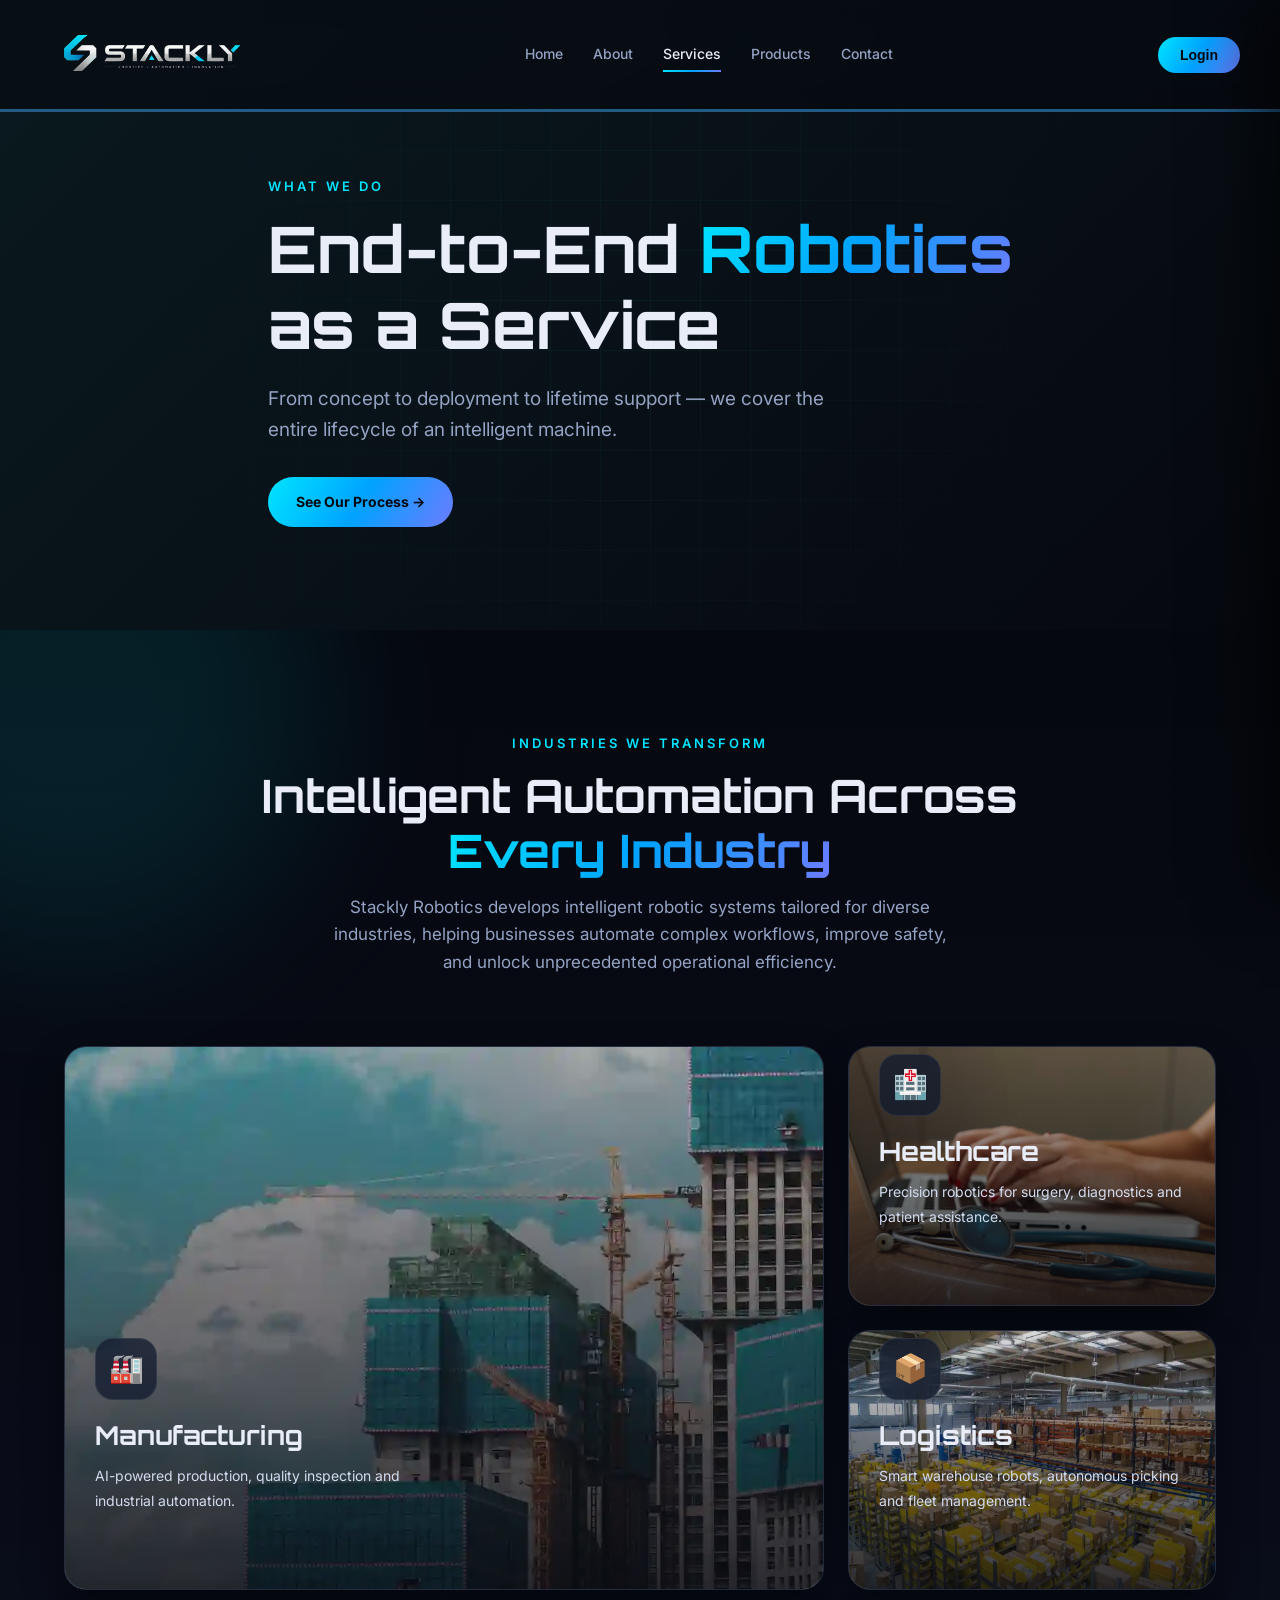
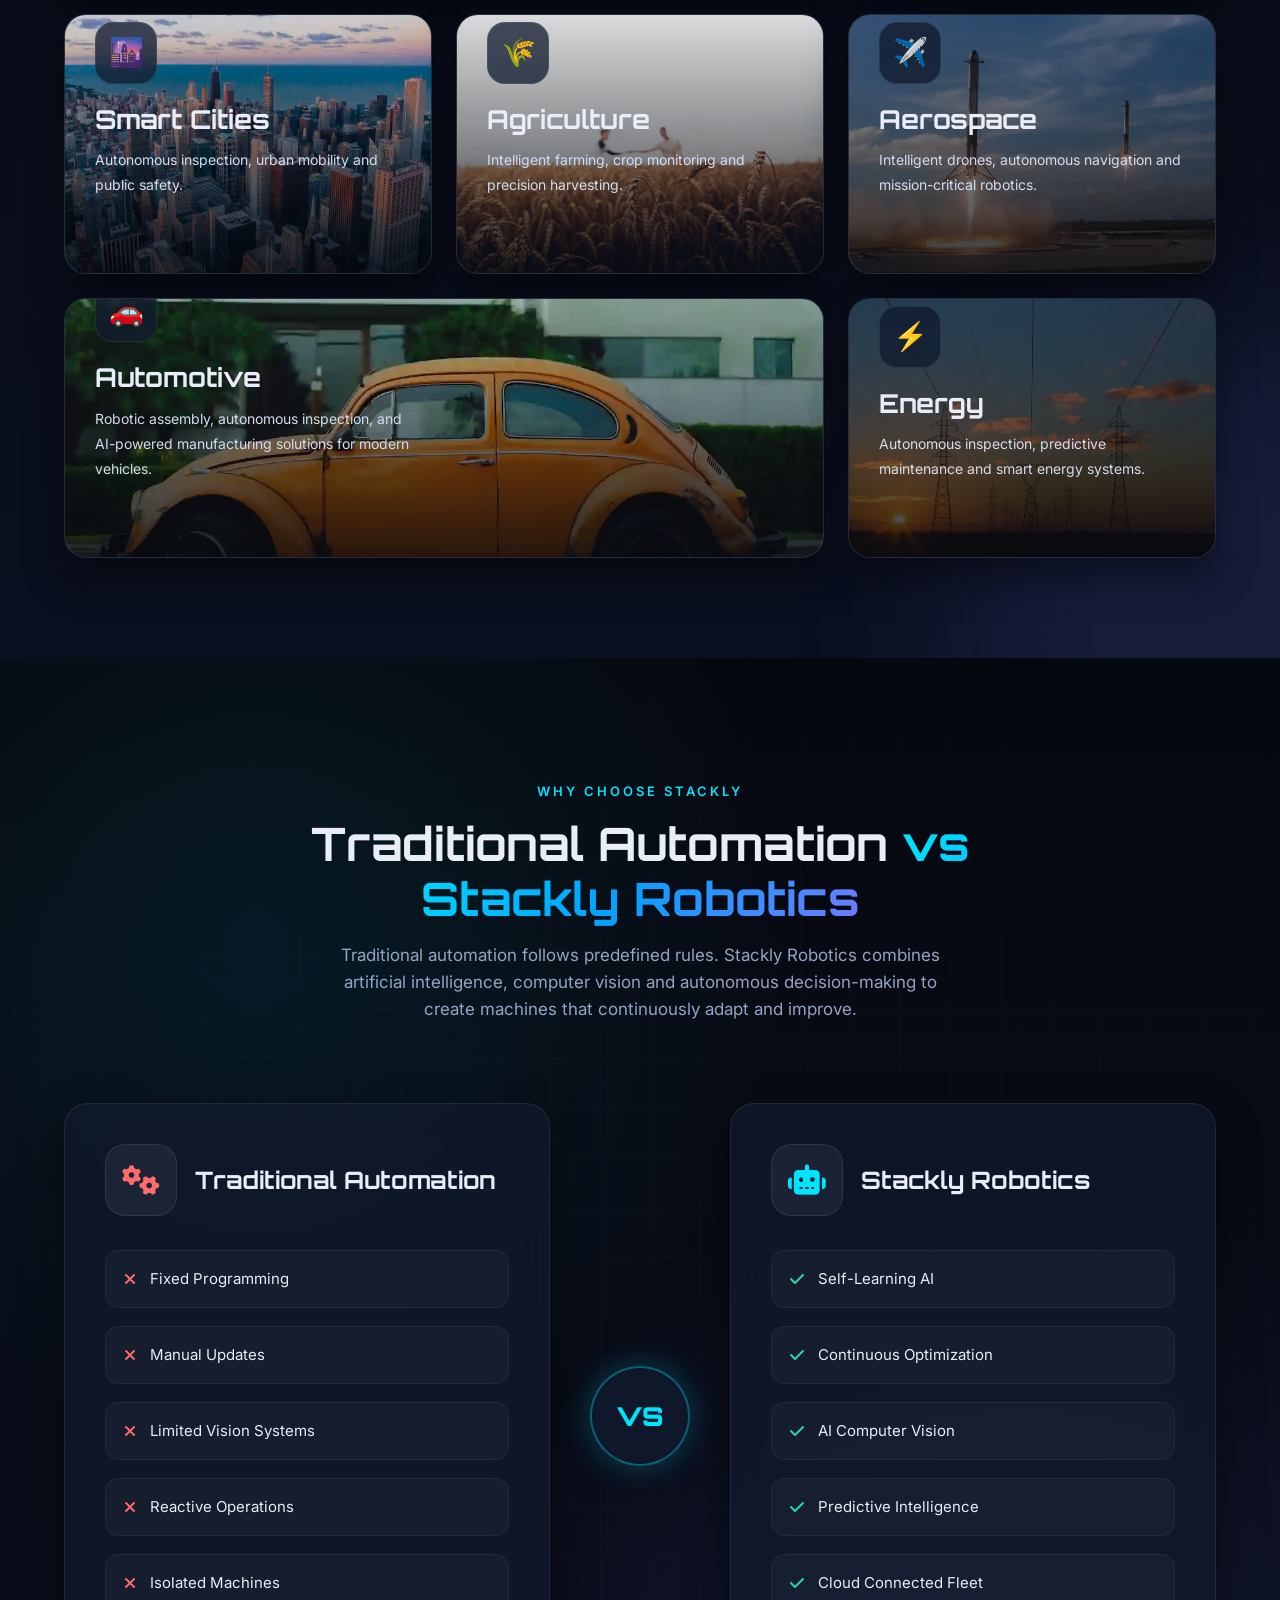
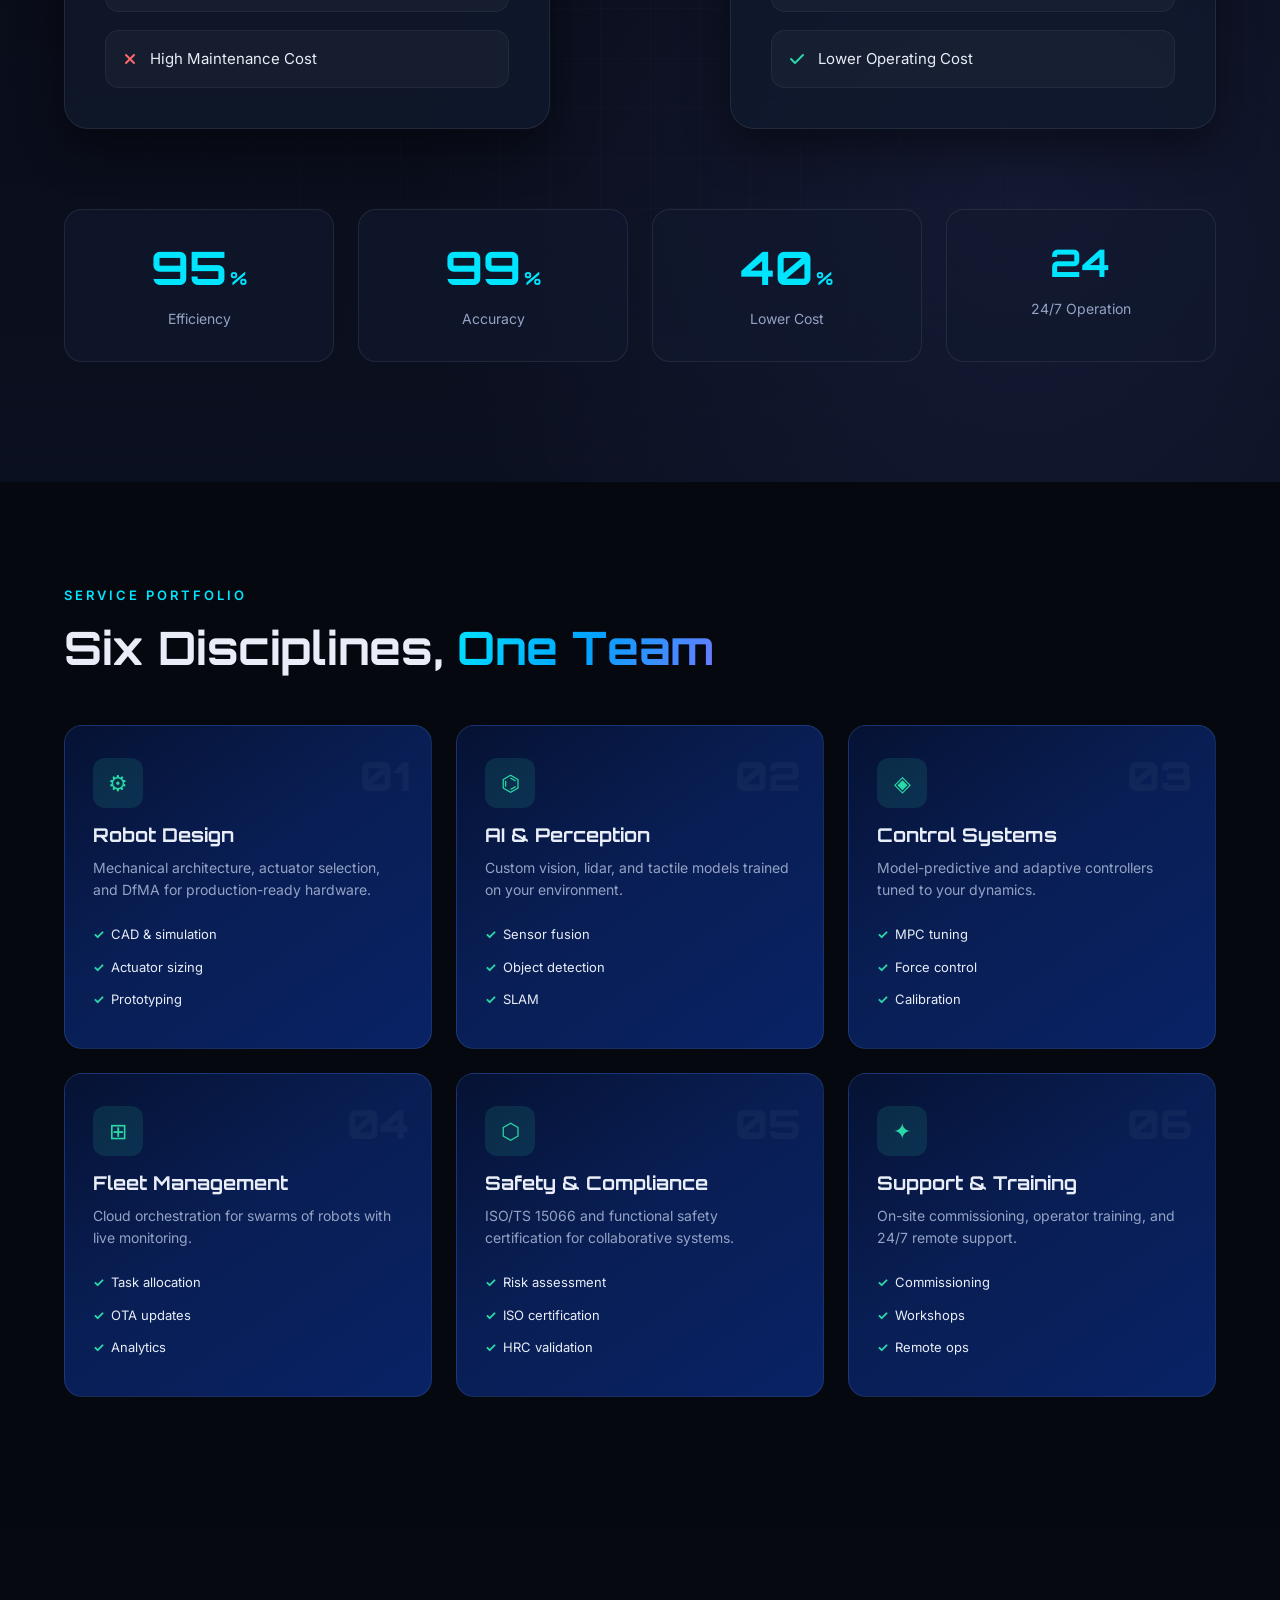
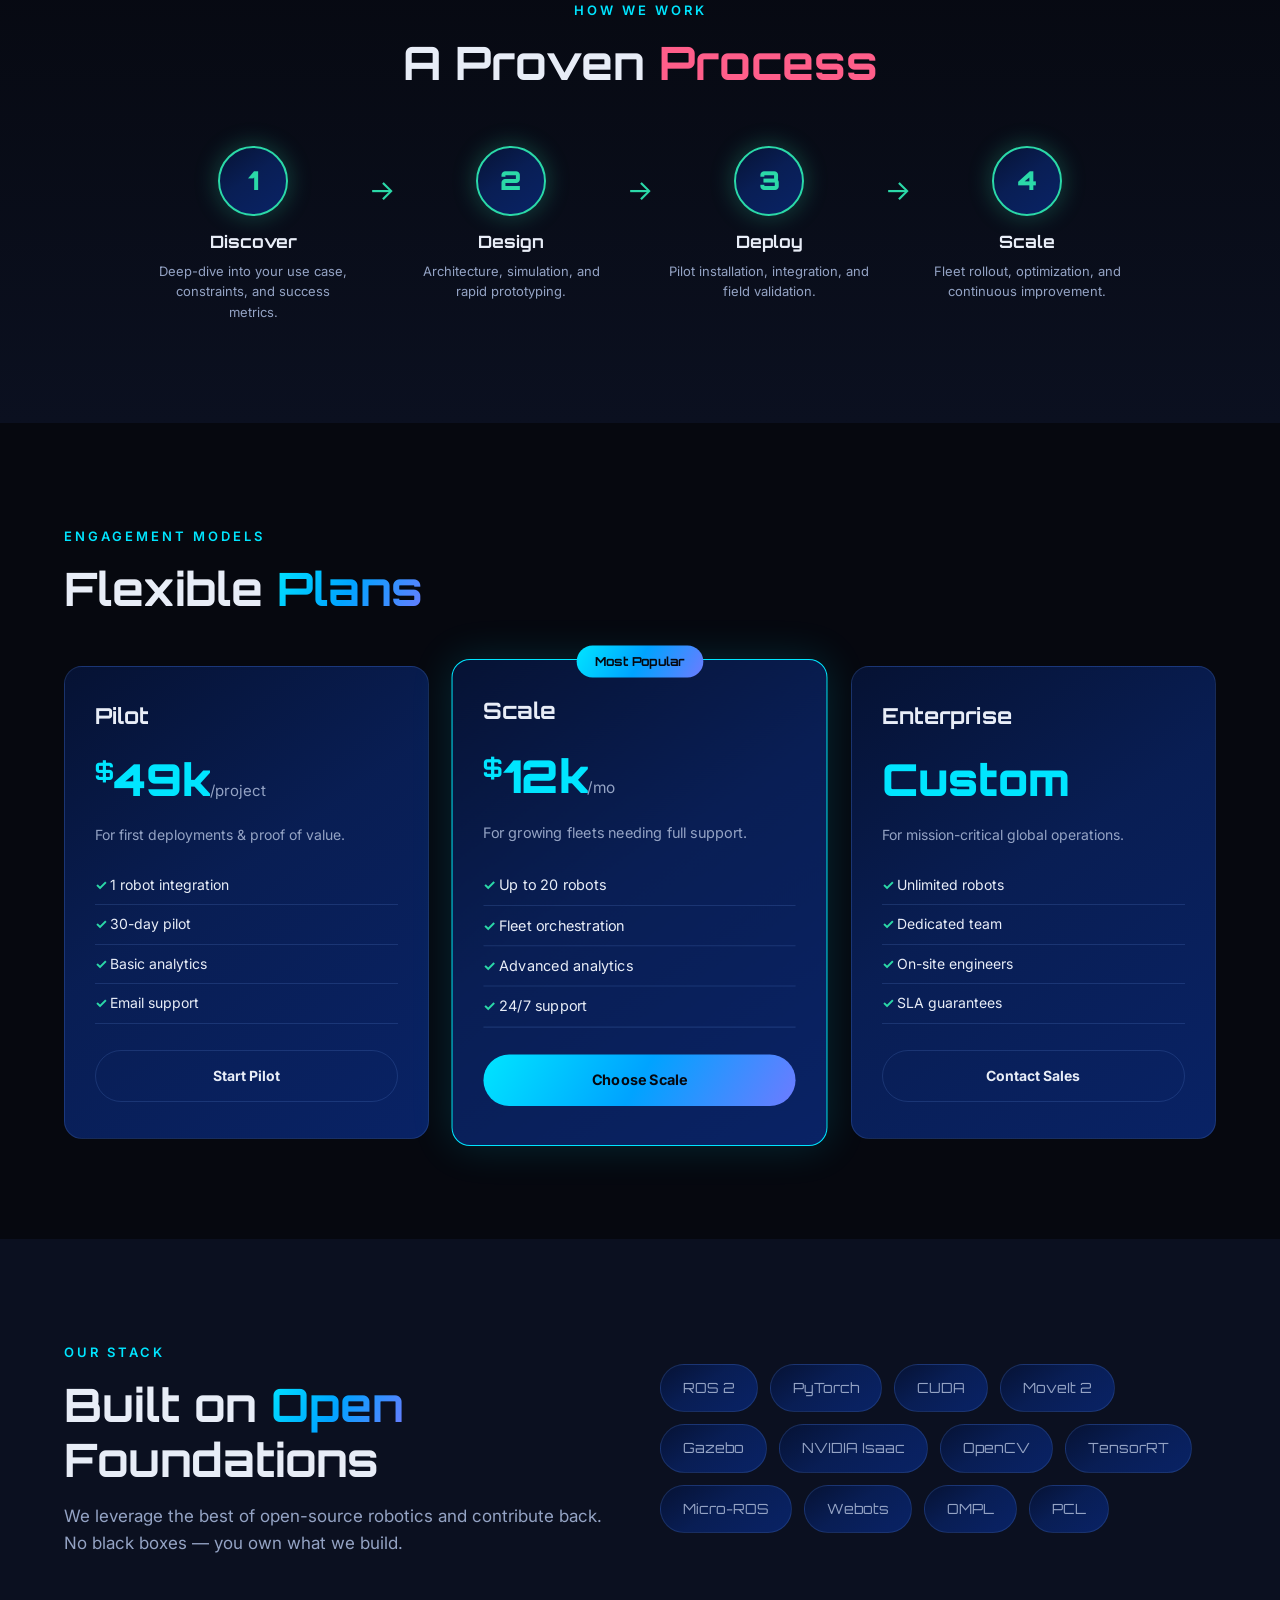
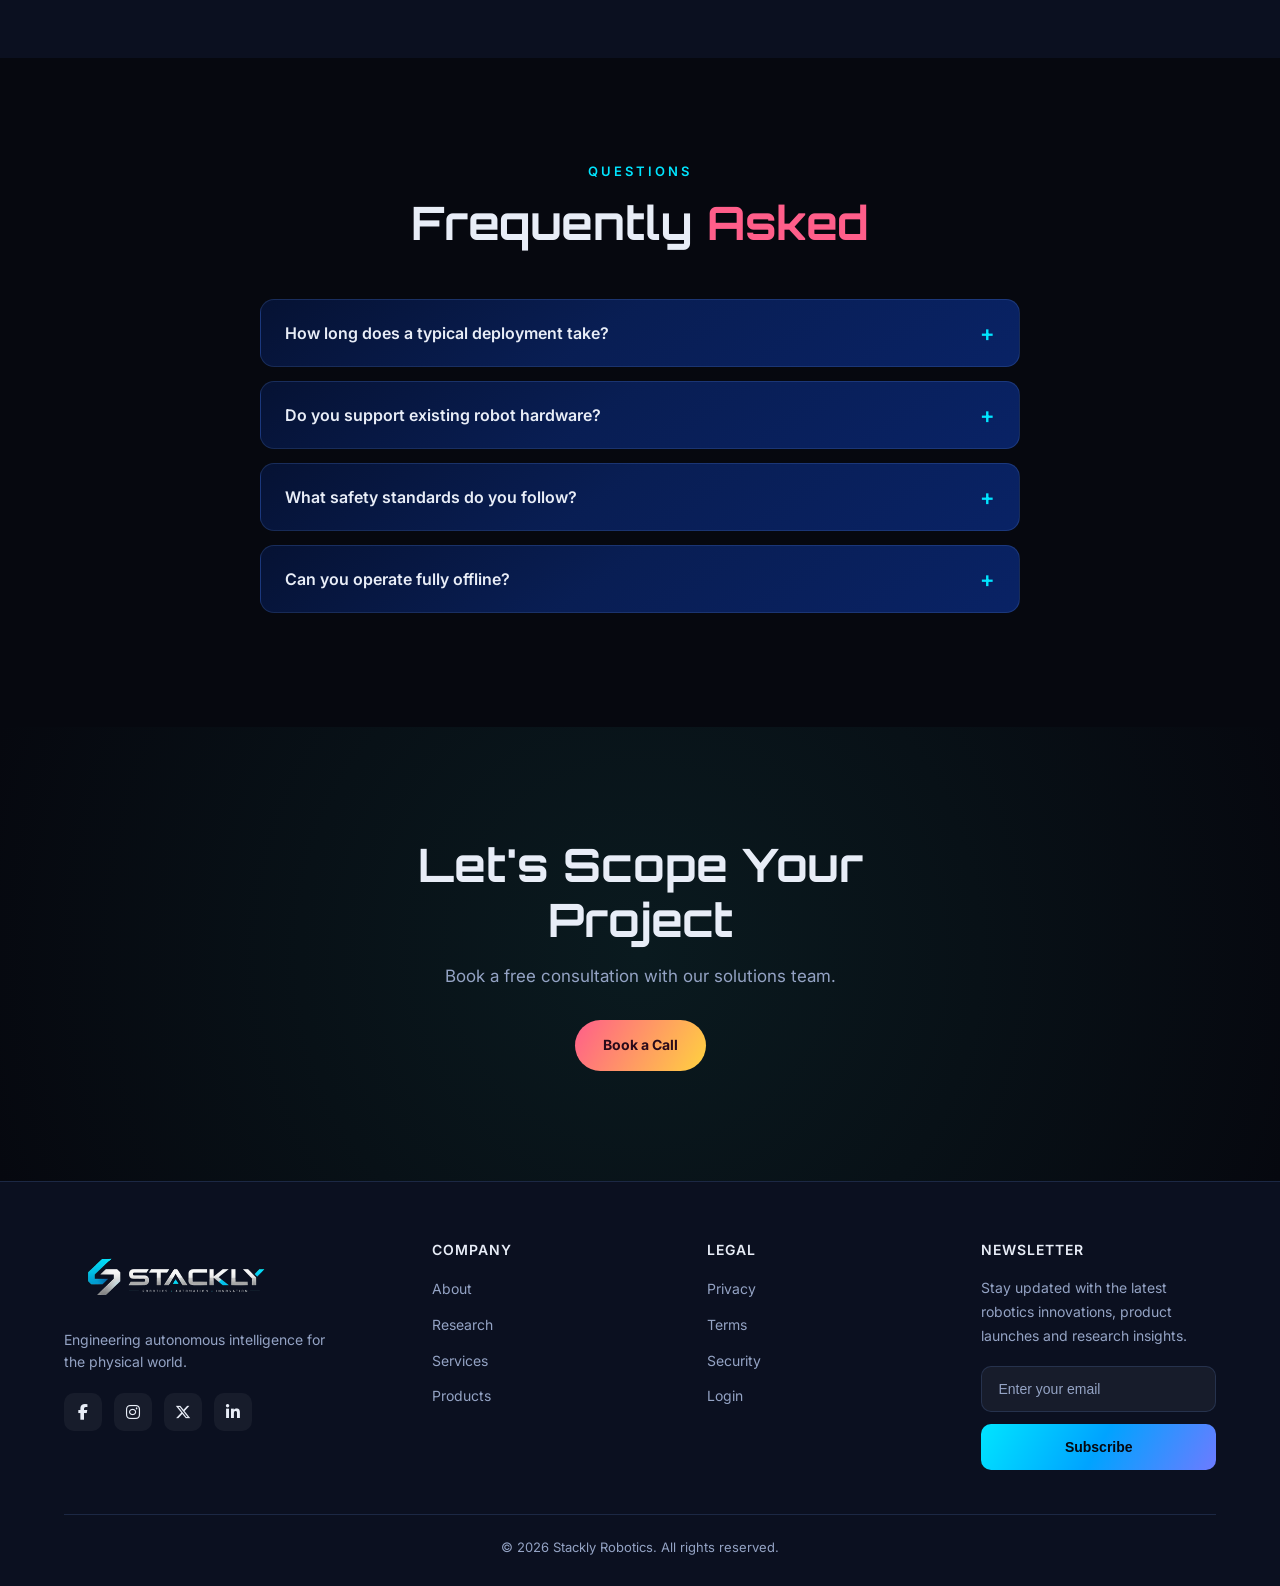
<file: services.html>
<!DOCTYPE html>
<html lang="en">
<head>
<meta charset="UTF-8">
<meta name="viewport" content="width=device-width, initial-scale=1.0">
<title>Services — Stackly Robotics</title>
<link rel="stylesheet"
href="https://cdnjs.cloudflare.com/ajax/libs/font-awesome/6.7.2/css/all.min.css">
<link rel="stylesheet" href="css/shared.css">
<link rel="stylesheet" href="css/services.css">
</head>
<body>

<nav class="nav">
  <a href="index.html" class="nav__logo">
            <img src="images/logo.webp" alt="Stackly Logo">
      </a>
  <div class="nav__links">
    <a href="index.html">Home</a><a href="about.html">About</a><a href="services.html" class="active">Services</a><a href="products.html">Products</a><a href="contact.html">Contact</a>
  </div>
  <button class="nav__cta" onclick="location.href='login.html'">Login</button>
  <div class="nav__toggle"><span></span><span></span><span></span></div>
</nav>

<div class="overlay"></div>
<aside class="mobile-menu">
  <button class="mobile-menu__close">&times;</button>
  <nav class="mobile-menu__links">
    <a href="index.html">Home</a><a href="about.html">About</a><a href="services.html" class="active">Services</a><a href="products.html">Products</a><a href="contact.html">Contact</a>
  </nav>
  <div class="mobile-menu__spacer"></div>
  <a href="login.html" class="mobile-menu__login">LOGIN / SIGN UP</a>
</aside>

<!-- 1. HERO -->
<section class="s-hero">
  <div class="s-hero__grid-bg"></div>
  <div class="container s-hero__inner">
    <span class="eyebrow">What We Do</span>
    <h1 class="s-hero__title">End-to-End <span class="text-grad">Robotics</span><br>as a Service</h1>
    <p class="s-hero__desc">From concept to deployment to lifetime support — we cover the entire lifecycle of an intelligent machine.</p>
    <a href="error.html" class="btn btn--primary">See Our Process →</a>
  </div>
</section>

<!--=========================================
        INDUSTRIES WE TRANSFORM
==========================================-->

<section class="industries">

    <div class="industries__glow industries__glow--1"></div>
    <div class="industries__glow industries__glow--2"></div>

    <div class="container">

        <!-- Heading -->

        <div class="industries__head reveal">

            <span class="eyebrow">
                Industries We Transform
            </span>

            <h2 class="section-title">

                Intelligent Automation Across
                <span class="text-grad">
                    Every Industry
                </span>

            </h2>

            <p class="section-sub">

                Stackly Robotics develops intelligent robotic systems
                tailored for diverse industries, helping businesses
                automate complex workflows, improve safety,
                and unlock unprecedented operational efficiency.

            </p>

        </div>

        <!--==================================
                MASONRY GRID
        ===================================-->

        <div class="industries__grid reveal">

            <!-- Manufacturing -->

            <article class="industry industry--large">

                <img src="images/manifacture.webp"
                     alt="Manufacturing">

                <div class="industry__overlay"></div>

                <div class="industry__content">

                    <span class="industry__icon">
                        🏭
                    </span>

                    <h3>
                        Manufacturing
                    </h3>

                    <p>

                        AI-powered production,
                        quality inspection and
                        industrial automation.

                    </p>

                    <a href="error.html">
                        Explore Solutions →
                    </a>

                </div>

            </article>

            <!-- Healthcare -->

            <article class="industry">

                <img src="images/healthcare.webp"
                     alt="Healthcare">

                <div class="industry__overlay"></div>

                <div class="industry__content">

                    <span class="industry__icon">
                        🏥
                    </span>

                    <h3>
                        Healthcare
                    </h3>

                    <p>

                        Precision robotics for
                        surgery, diagnostics
                        and patient assistance.

                    </p>

                    <a href="error.html">
                        Explore →
                    </a>

                </div>

            </article>

            <!-- Logistics -->

            <article class="industry">

                <img src="images/warehouse.webp"
                     alt="Logistics">

                <div class="industry__overlay"></div>

                <div class="industry__content">

                    <span class="industry__icon">
                        📦
                    </span>

                    <h3>
                        Logistics
                    </h3>

                    <p>

                        Smart warehouse robots,
                        autonomous picking
                        and fleet management.

                    </p>

                    <a href="error.html">
                        Explore →
                    </a>

                </div>

            </article>

            <!-- Smart Cities -->

            <article class="industry">

                <img src="images/smart-city.webp"
                     alt="Smart Cities">

                <div class="industry__overlay"></div>

                <div class="industry__content">

                    <span class="industry__icon">
                        🌆
                    </span>

                    <h3>
                        Smart Cities
                    </h3>

                    <p>

                        Autonomous inspection,
                        urban mobility
                        and public safety.

                    </p>

                    <a href="error.html">
                        Explore →
                    </a>

                </div>

            </article>

            <!-- Agriculture -->

            <article class="industry">

                <img src="images/about6.webp"
                     alt="Agriculture">

                <div class="industry__overlay"></div>

                <div class="industry__content">

                    <span class="industry__icon">
                        🌾
                    </span>

                    <h3>
                        Agriculture
                    </h3>

                    <p>

                        Intelligent farming,
                        crop monitoring
                        and precision harvesting.

                    </p>

                    <a href="error.html">
                        Explore →
                    </a>

                </div>

            </article>

            <!-- Aerospace -->

<article class="industry">

    <img src="images/aerospace.webp"
         alt="Aerospace">

    <div class="industry__overlay"></div>

    <div class="industry__content">

        <span class="industry__icon">
            ✈️
        </span>

        <h3>
            Aerospace
        </h3>

        <p>

            Intelligent drones,
            autonomous navigation
            and mission-critical robotics.

        </p>

        <a href="error.html">
            Explore →
        </a>

    </div>

</article>

            <!-- Automotive -->

            <article class="industry industry--wide">

                <img src="images/automotive.webp"
                     alt="Automotive">

                <div class="industry__overlay"></div>

                <div class="industry__content">

                    <span class="industry__icon">
                        🚗
                    </span>

                    <h3>
                        Automotive
                    </h3>

                    <p>

                        Robotic assembly,
                        autonomous inspection,
                        and AI-powered manufacturing
                        solutions for modern vehicles.

                    </p>

                    <a href="error.html">
                        Explore Solutions →
                    </a>

                </div>

            </article>

            <!-- Energy -->

<article class="industry">

    <img src="images/energy.webp"
         alt="Energy">

    <div class="industry__overlay"></div>

    <div class="industry__content">

        <span class="industry__icon">
            ⚡
        </span>

        <h3>
            Energy
        </h3>

        <p>

            Autonomous inspection,
            predictive maintenance
            and smart energy systems.

        </p>

        <a href="error.html">
            Explore →
        </a>

    </div>

</article>



        </div>

    </div>

</section>

<!--=========================================
            WHY CHOOSE Stackly
==========================================-->

<section class="why-Stackly">

    <div class="why-Stackly__bg"></div>

    <div class="container">

        <!-- Heading -->

        <div class="why-Stackly__head reveal">

            <span class="eyebrow">
                Why Choose Stackly
            </span>

            <h2 class="section-title">

                Traditional Automation
                <span class="text-grad">
                    vs Stackly Robotics
                </span>

            </h2>

            <p class="section-sub">

                Traditional automation follows predefined rules.
                Stackly Robotics combines artificial intelligence,
                computer vision and autonomous decision-making
                to create machines that continuously adapt and improve.

            </p>

        </div>

        <!--============================
                COMPARISON
        ==============================-->

        <div class="why-Stackly__compare reveal">

            <!-- LEFT -->

            <div class="compare-card compare-card--left">

                <div class="compare-card__title">

                    <span class="compare-icon">
                        <i class="fa-solid fa-gears"></i>
                    </span>

                    <h3>
                        Traditional Automation
                    </h3>

                </div>

                <ul class="compare-list">

                    <li>

                        <i class="fa-solid fa-xmark"></i>

                        Fixed Programming

                    </li>

                    <li>

                        <i class="fa-solid fa-xmark"></i>

                        Manual Updates

                    </li>

                    <li>

                        <i class="fa-solid fa-xmark"></i>

                        Limited Vision Systems

                    </li>

                    <li>

                        <i class="fa-solid fa-xmark"></i>

                        Reactive Operations

                    </li>

                    <li>

                        <i class="fa-solid fa-xmark"></i>

                        Isolated Machines

                    </li>

                    <li>

                        <i class="fa-solid fa-xmark"></i>

                        High Maintenance Cost

                    </li>

                </ul>

            </div>

            <!-- CENTER -->

            <div class="compare-vs">

                <div class="compare-vs__circle">

                    VS

                </div>

            </div>

            <!-- RIGHT -->

            <div class="compare-card compare-card--right">

                <div class="compare-card__title">

                    <span class="compare-icon">

                        <i class="fa-solid fa-robot"></i>

                    </span>

                    <h3>

                        Stackly Robotics

                    </h3>

                </div>

                <ul class="compare-list">

                    <li>

                        <i class="fa-solid fa-check"></i>

                        Self-Learning AI

                    </li>

                    <li>

                        <i class="fa-solid fa-check"></i>

                        Continuous Optimization

                    </li>

                    <li>

                        <i class="fa-solid fa-check"></i>

                        AI Computer Vision

                    </li>

                    <li>

                        <i class="fa-solid fa-check"></i>

                        Predictive Intelligence

                    </li>

                    <li>

                        <i class="fa-solid fa-check"></i>

                        Cloud Connected Fleet

                    </li>

                    <li>

                        <i class="fa-solid fa-check"></i>

                        Lower Operating Cost

                    </li>

                </ul>

            </div>

        </div>

        <!--============================
                STATS
        ==============================-->

        <div class="why-stats reveal">

            <div class="why-stat">

                <h3 data-count="95">

                    0

                </h3>

                <span>

                    Efficiency

                </span>

            </div>

            <div class="why-stat">

                <h3 data-count="99">

                    0

                </h3>

                <span>

                    Accuracy

                </span>

            </div>

            <div class="why-stat">

                <h3 data-count="40">

                    0

                </h3>

                <span>

                    Lower Cost

                </span>

            </div>

            <div class="why-stat">

                <h3 data-count="24">

                    0

                </h3>

                <span>

                    24/7 Operation

                </span>

            </div>

        </div>

    </div>

</section>

<!-- 2. SERVICES GRID -->
<section class="services-grid" id="services">
  <div class="container">
    <div class="reveal" style="margin-bottom:50px">
      <span class="eyebrow">Service Portfolio</span>
      <h2 class="section-title">Six Disciplines, <span class="text-grad">One Team</span></h2>
    </div>
    <div class="sg reveal">
      <article class="sg-card"><div class="sg-num">01</div><div class="sg-icon">⚙</div><h3>Robot Design</h3><p>Mechanical architecture, actuator selection, and DfMA for production-ready hardware.</p><ul><li>CAD & simulation</li><li>Actuator sizing</li><li>Prototyping</li></ul></article>
      <article class="sg-card"><div class="sg-num">02</div><div class="sg-icon">⌬</div><h3>AI & Perception</h3><p>Custom vision, lidar, and tactile models trained on your environment.</p><ul><li>Sensor fusion</li><li>Object detection</li><li>SLAM</li></ul></article>
      <article class="sg-card"><div class="sg-num">03</div><div class="sg-icon">◈</div><h3>Control Systems</h3><p>Model-predictive and adaptive controllers tuned to your dynamics.</p><ul><li>MPC tuning</li><li>Force control</li><li>Calibration</li></ul></article>
      <article class="sg-card"><div class="sg-num">04</div><div class="sg-icon">⊞</div><h3>Fleet Management</h3><p>Cloud orchestration for swarms of robots with live monitoring.</p><ul><li>Task allocation</li><li>OTA updates</li><li>Analytics</li></ul></article>
      <article class="sg-card"><div class="sg-num">05</div><div class="sg-icon">⬡</div><h3>Safety & Compliance</h3><p>ISO/TS 15066 and functional safety certification for collaborative systems.</p><ul><li>Risk assessment</li><li>ISO certification</li><li>HRC validation</li></ul></article>
      <article class="sg-card"><div class="sg-num">06</div><div class="sg-icon">✦</div><h3>Support & Training</h3><p>On-site commissioning, operator training, and 24/7 remote support.</p><ul><li>Commissioning</li><li>Workshops</li><li>Remote ops</li></ul></article>
    </div>
  </div>
</section>

<!-- 3. PROCESS -->
<section class="process" id="process">
  <div class="container">
    <div class="reveal" style="text-align:center;margin-bottom:56px">
      <span class="eyebrow">How We Work</span>
      <h2 class="section-title">A Proven <span class="text-accent">Process</span></h2>
    </div>
    <div class="process__track reveal">
      <div class="proc-step"><div class="proc-circle">1</div><h4>Discover</h4><p>Deep-dive into your use case, constraints, and success metrics.</p></div>
      <div class="proc-arrow">→</div>
      <div class="proc-step"><div class="proc-circle">2</div><h4>Design</h4><p>Architecture, simulation, and rapid prototyping.</p></div>
      <div class="proc-arrow">→</div>
      <div class="proc-step"><div class="proc-circle">3</div><h4>Deploy</h4><p>Pilot installation, integration, and field validation.</p></div>
      <div class="proc-arrow">→</div>
      <div class="proc-step"><div class="proc-circle">4</div><h4>Scale</h4><p>Fleet rollout, optimization, and continuous improvement.</p></div>
    </div>
  </div>
</section>

<!-- 4. PRICING -->
<section class="pricing">
  <div class="container">
    <div class="reveal" style="margin-bottom:50px">
      <span class="eyebrow">Engagement Models</span>
      <h2 class="section-title">Flexible <span class="text-grad">Plans</span></h2>
    </div>
    <div class="grid-3 reveal">
      <div class="price-card"><h3>Pilot</h3><div class="price"><b>$</b>49k<small>/project</small></div><p>For first deployments & proof of value.</p><ul><li>1 robot integration</li><li>30-day pilot</li><li>Basic analytics</li><li>Email support</li></ul><a href="login.html" class="btn btn--ghost">Start Pilot</a></div>
      <div class="price-card price-card--featured"><div class="price-badge">Most Popular</div><h3>Scale</h3><div class="price"><b>$</b>12k<small>/mo</small></div><p>For growing fleets needing full support.</p><ul><li>Up to 20 robots</li><li>Fleet orchestration</li><li>Advanced analytics</li><li>24/7 support</li></ul><a href="login.html" class="btn btn--primary">Choose Scale</a></div>
      <div class="price-card"><h3>Enterprise</h3><div class="price">Custom</div><p>For mission-critical global operations.</p><ul><li>Unlimited robots</li><li>Dedicated team</li><li>On-site engineers</li><li>SLA guarantees</li></ul><a href="login.html" class="btn btn--ghost">Contact Sales</a></div>
    </div>
  </div>
</section>

<!-- 5. TECH STACK -->
<section class="techstack">
  <div class="container">
    <div class="grid-2">
      <div class="reveal">
        <span class="eyebrow">Our Stack</span>
        <h2 class="section-title">Built on <span class="text-grad">Open</span> Foundations</h2>
        <p class="section-sub">We leverage the best of open-source robotics and contribute back. No black boxes — you own what we build.</p>
      </div>
      <div class="reveal tech-tags">
        <span>ROS 2</span><span>PyTorch</span><span>CUDA</span><span>MoveIt 2</span><span>Gazebo</span><span>NVIDIA Isaac</span><span>OpenCV</span><span>TensorRT</span><span>Micro-ROS</span><span>Webots</span><span>OMPL</span><span>PCL</span>
      </div>
    </div>
  </div>
</section>

<!-- 6. FAQ -->
<section class="faq">
  <div class="container">
    <div class="reveal" style="text-align:center;margin-bottom:48px">
      <span class="eyebrow">Questions</span>
      <h2 class="section-title">Frequently <span class="text-accent">Asked</span></h2>
    </div>
    <div class="faq__list reveal">
      <div class="faq-item"><button class="faq-q">How long does a typical deployment take?<span class="faq-icon">+</span></button><div class="faq-a"><p>A pilot runs 30–60 days; full fleet rollout typically 8–16 weeks depending on integration depth.</p></div></div>
      <div class="faq-item"><button class="faq-q">Do you support existing robot hardware?<span class="faq-icon">+</span></button><div class="faq-a"><p>Yes. Our StacklyCore stack is hardware-agnostic and can retrofit most modern manipulators and AMRs.</p></div></div>
      <div class="faq-item"><button class="faq-q">What safety standards do you follow?<span class="faq-icon">+</span></button><div class="faq-a"><p>We design to ISO 10218 and ISO/TS 15066 for collaborative robots, with full risk assessments.</p></div></div>
      <div class="faq-item"><button class="faq-q">Can you operate fully offline?<span class="faq-icon">+</span></button><div class="faq-a"><p>Yes. All perception and control run on-robot; cloud is optional for analytics and OTA only.</p></div></div>
    </div>
  </div>
</section>

<!-- 7. CTA -->
<section class="cta">
  <div class="container cta__inner reveal">
    <h2 class="section-title">Let's Scope Your Project</h2>
    <p class="section-sub">Book a free consultation with our solutions team.</p>
    <a href="login.html" class="btn btn--accent">Book a Call</a>
  </div>
</section>

<footer class="footer">
  <div class="container">
    <div class="footer__grid">
      <div><div class="footer__brand">
        <a href="index.html" class="nav__logo">
            <img src="images/logo.webp" alt="Stackly Logo">
        </a>
    </div><p>Engineering autonomous intelligence for the physical world.</p><div class="footer__social">
        <a href="error.html"><i class="fa-brands fa-facebook-f"></i></a>
        <a href="error.html"><i class="fa-brands fa-instagram"></i></a>
        <a href="error.html"><i class="fa-brands fa-x-twitter"></i></a>
        <a href="error.html"><i class="fa-brands fa-linkedin-in"></i></a>
    </div></div>
      <div><h4>Company</h4><ul><li><a href="about.html">About</a></li><li><a href="research.html">Research</a></li><li><a href="services.html">Services</a></li><li><a href="products.html">Products</a></li></ul></div>

       <div><h4>Legal</h4><ul><li><a href="error.html">Privacy</a></li><li><a href="error.html">Terms</a></li><li><a href="error.html">Security</a></li><li><a href="login.html">Login</a></li></ul></div>
       
      <div>

    <h4>Newsletter</h4>

    <p class="footer-news-text">
        Stay updated with the latest robotics innovations,
        product launches and research insights.
    </p>

    <form class="footer-newsletter">

        <input
            type="email"
            placeholder="Enter your email"
            required
        >

        <button type="submit">

            Subscribe

        </button>

    </form>

</div>
     
    </div>
    <div class="footer__bottom">© 2026 Stackly Robotics. All rights reserved.</div>
  </div>
</footer>

<script src="js/shared.js"></script>
<script src="js/services.js"></script>
</body>
</html>
</file>
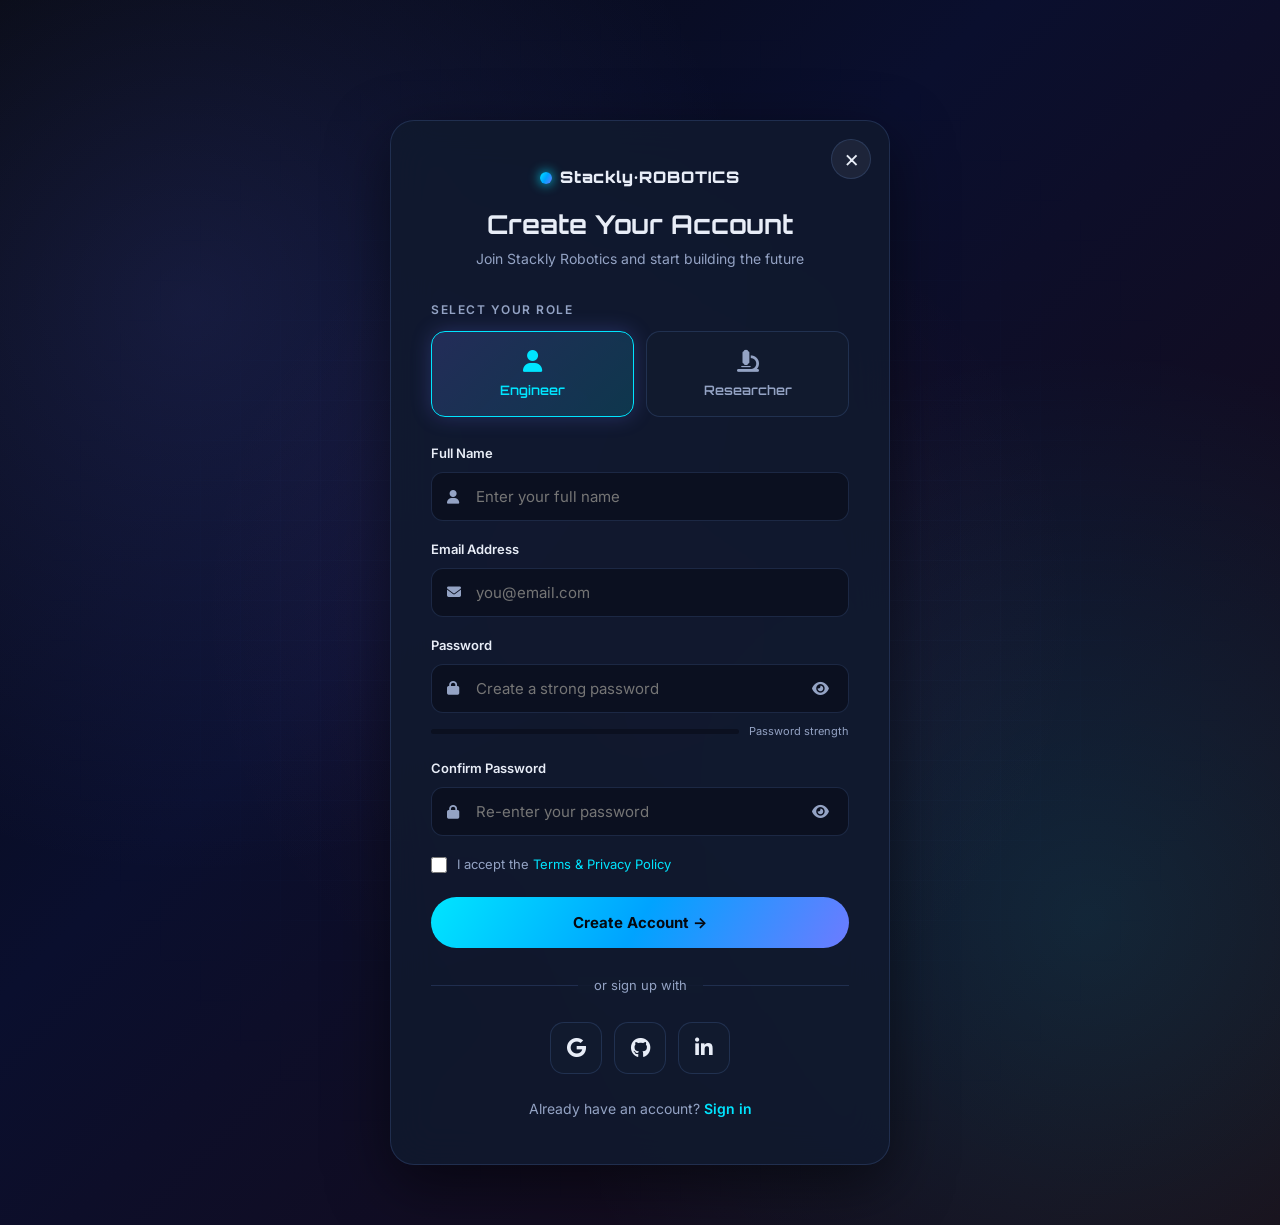
<file: signup.html>
<!DOCTYPE html>
<html lang="en">
<head>
<meta charset="UTF-8">
<meta name="viewport" content="width=device-width, initial-scale=1.0">
<title>Sign Up — Stackly Robotics</title>
<link rel="stylesheet" href="css/shared.css">
<link rel="stylesheet" href="css/signup.css">
<link rel="stylesheet" href="https://cdnjs.cloudflare.com/ajax/libs/font-awesome/6.5.1/css/all.min.css">
</head>
<body>

<!-- <nav class="nav">
  <a href="index.html" class="nav__logo">
            <img src="images/logo.webp" alt="Stackly Logo">
      </a>
  <div class="nav__links">
    <a href="index.html">Home</a><a href="about.html">About</a><a href="services.html">Services</a><a href="products.html">Products</a><a href="contact.html">Contact</a>
  </div>
  <button class="nav__cta" onclick="location.href='login.html'">Login</button>
  <div class="nav__toggle"><span></span><span></span><span></span></div>
</nav>

<div class="overlay"></div>
<aside class="mobile-menu">
  <button class="mobile-menu__close">&times;</button>
  <nav class="mobile-menu__links">
    <a href="index.html">Home</a><a href="about.html">About</a><a href="services.html">Services</a><a href="products.html">Products</a><a href="contact.html">Contact</a>
  </nav>
  <div class="mobile-menu__spacer"></div>
  <a href="login.html" class="mobile-menu__login">LOGIN / SIGN UP</a>
</aside> -->

<!-- SIGNUP -->
<section class="signup">
  <div class="signup__bg"></div>
  <div class="signup__card reveal" id="signupCard">

    <a href="index.html" class="signup__close" aria-label="Close">&times;</a>

    <div class="signup__head">
      <div class="signup__logo"><span class="dot"></span>Stackly·ROBOTICS</div>
      <h1>Create Your Account</h1>
      <p>Join Stackly Robotics and start building the future</p>
    </div>

    <!-- ROLE SELECTOR -->
    <div class="role-selector">
      <label class="role-label">Select your role</label>
      <div class="role-options">
        <button type="button" class="role-btn active" data-role="patient">
          <i class="fa-solid fa-user"></i>
          <span>Engineer</span>
        </button>
        <button type="button" class="role-btn" data-role="doctor">
          <i class="fa-solid fa-microscope"></i>
          <span>Researcher</span>
        </button>
      </div>
    </div>

    <!-- FORM -->
    <form class="signup__form" id="signupForm" Stacklylidate>

      <div class="field">
        <label for="name">Full Name</label>
        <div class="input-wrap">
          <i class="fa-solid fa-user input-ic"></i>
          <input type="text" id="name" placeholder="Enter your full name" oninput="this.value=this.value.replace(/[^a-zA-Z\s]/g,'')" autocomplete="name">
        </div>
      </div>

      <div class="field">
        <label id="emailLabel" for="email">Email Address</label>
        <div class="input-wrap">
          <i class="fa-solid fa-envelope input-ic"></i>
          <input type="email" id="email" placeholder="you@email.com" autocomplete="email">
        </div>
      </div>

      <div class="field">
        <label for="password">Password</label>
        <div class="input-wrap">
          <i class="fa-solid fa-lock input-ic"></i>
          <input type="password" id="password" placeholder="Create a strong password" autocomplete="new-password">
          <button type="button" class="pw-toggle" id="togglePassword" aria-label="Show password">
            <i class="fa-solid fa-eye"></i>
          </button>
        </div>
        <div class="pw-strength" id="pwStrength">
          <div class="pw-bar"><span></span></div>
          <span class="pw-label">Password strength</span>
        </div>
      </div>

      <div class="field">
        <label for="confirmPassword">Confirm Password</label>
        <div class="input-wrap">
          <i class="fa-solid fa-lock input-ic"></i>
          <input type="password" id="confirmPassword" placeholder="Re-enter your password" autocomplete="new-password">
          <button type="button" class="pw-toggle" id="toggleConfirmPassword" aria-label="Show password">
            <i class="fa-solid fa-eye"></i>
          </button>
        </div>
      </div>

      <label class="remember">
        <input type="checkbox" id="terms">
        <span>I accept the <a href="error.html">Terms &amp; Privacy Policy</a></span>
      </label>

      <button type="submit" class="btn btn--primary signup-submit">Create Account →</button>

      <div class="signup__message" id="signupMessage" hidden></div>
    </form>

    <!-- DIVIDER -->
    <div class="divider"><span>or sign up with</span></div>

    <!-- SOCIAL -->
    <div class="social-row">
      <button type="button" class="social-btn"><i class="fa-brands fa-google"></i></button>
      <button type="button" class="social-btn"><i class="fa-brands fa-github"></i></button>
      <button type="button" class="social-btn"><i class="fa-brands fa-linkedin-in"></i></button>
    </div>

    <!-- TOGGLE -->
    <p class="signup__toggle">Already have an account? <a href="login.html">Sign in</a></p>
  </div>
</section>

<!-- <footer class="footer">
  <div class="container">
    <div class="footer__grid">
      <div><div class="footer__brand"><span class="dot"></span>Stackly·ROBOTICS</div><p>Engineering autonomous intelligence for the physical world.</p><div class="footer__social"><a href="error.html">𝕏</a><a href="error.html">in</a><a href="error.html">gh</a><a href="error.html">▶</a></div></div>
      <div><h4>Company</h4><ul><li><a href="about.html">About</a></li><li><a href="research.html">Research</a></li><li><a href="services.html">Services</a></li><li><a href="products.html">Products</a></li><li><a href="contact.html">Contact</a></li></ul></div>
      <div><h4>Resources</h4><ul><li><a href="research.html">Publications</a></li><li><a href="error.html">Documentation</a></li><li><a href="error.html">Press Kit</a></li><li><a href="error.html">Careers</a></li></ul></div>
      <div><h4>Legal</h4><ul><li><a href="error.html">Privacy</a></li><li><a href="error.html">Terms</a></li><li><a href="error.html">Security</a></li><li><a href="login.html">Login</a></li></ul></div>
    </div>
    <div class="footer__bottom">© 2026 Stackly Robotics. All rights reserved.</div>
  </div>
</footer> -->

<script src="js/shared.js"></script>
<script src="js/signup.js"></script>
</body>
</html>
</file>
<file: css/shared.css>
/* ===== Stackly ROBOTICS — Shared CSS (nav, footer, mobile menu, buttons) ===== */
@import url('https://fonts.googleapis.com/css2?family=Orbitron:wght@500;700;900&family=Inter:wght@300;400;500;600;700&display=swap');

:root {
  --bg: #06080f;
  --bg-2: #0b1020;
  --panel: #111a2e;
  --panel-2: #16223d;
  --line: rgba(120,170,255,0.16);
  --text: #e8edf7;
  --muted: #94a3c4;
  --primary: #00e5ff;
  --primary-2: #00a3ff;
  --accent: #ff5e8a;
  --accent-2: #ffd23f;
  --success: #2bd9a8;
  --warning: #ffb84d;
  --error: #ff6b6b;
  --grad: linear-gradient(120deg, #00e5ff 0%, #00a3ff 50%, #6d7bff 100%);
  --grad-accent: linear-gradient(120deg, #ff5e8a 0%, #ffd23f 100%);
  --shadow: 0 20px 60px rgba(0,0,0,0.5);
  --radius: 18px;
  --container: 1200px;
}

* { margin: 0; padding: 0; box-sizing: border-box; }
html { scroll-behavior: smooth; }
body {
  font-family: 'Inter', sans-serif;
  background: var(--bg);
  color: var(--text);
  line-height: 1.6;
  overflow-x: hidden;
}
h1,h2,h3,h4 { font-family: 'Orbitron', sans-serif; font-weight: 700; line-height: 1.2; }
a { color: inherit; text-decoration: none; }
img { max-width: 100%; display: block; }
ul { list-style: none; }
section { padding: 100px 0; position: relative; }
.container { max-width: var(--container); margin: 0 auto; padding: 0 24px; }

/* ===== TOP NAV ===== */
.nav__logo{

    display:flex;

    align-items:center;

    gap:12px;

}

.nav__logo img{

    width:180px;

    height:auto;

    object-fit:contain;

}

.nav__logo span{

    font-family:'Orbitron',sans-serif;

    font-size:24px;

    font-weight:700;

    color:var(--text);

}

.nav__logo{

    display:flex;

    align-items:center;

    flex-shrink:0;

}

.nav__logo img{

    width:220px;

    height:auto;

    object-fit:contain;

    display:block;

}

/* Laptop */

@media (max-width:1200px){

.nav__logo img{

width:190px;

}

}

/* Tablet */

@media (max-width:992px){

.nav__logo img{

width:170px;

}

}

/* Mobile */

@media (max-width:768px){

.nav__logo img{

width:150px;

}

}

/* Small Mobile */

@media (max-width:576px){

.nav__logo img{

width:130px;

}

}

/* Very Small Devices */

@media (max-width:400px){

.nav__logo img{

width:115px;

}

}

.nav {
  position: fixed; top: 0; left: 0; width: 100%; z-index: 1000;
  display: flex; align-items: center; justify-content: space-between;
  padding: 18px 40px;
  background: rgba(6,8,15,0.55);
  backdrop-filter: blur(14px);
  border-bottom: 3px solid rgba(63, 168, 244, 0.505);
  transition: background 0.3s ease;
}
.nav.scrolled { background: rgba(6,8,15,0.92); box-shadow: 0 8px 30px rgba(0,0,0,0.4); }
.nav__logo { display: flex; align-items: center; gap: 12px; font-family: 'Orbitron'; font-weight:900; font-size: 20px; letter-spacing: 1px; }
.nav__logo .dot { width: 14px; height: 14px; border-radius: 50%; background: var(--grad); box-shadow: 0 0 14px var(--primary); animation: pulse 2s infinite; }
@keyframes pulse { 0%,100%{transform:scale(1);opacity:1} 50%{transform:scale(1.3);opacity:.7} }
.nav__logo span b { color: var(--primary); }

.nav__links { display: flex; align-items: center; gap: 30px; }
.nav__links a { font-size: 14px; font-weight: 500; color: var(--muted); position: relative; transition: color .2s; }
.nav__links a:hover, .nav__links a.active { color: var(--text); }
.nav__links a::after { content:''; position:absolute; bottom:-6px; left:0; width:0; height:2px; background:var(--grad); transition:width .25s; }
.nav__links a:hover::after, .nav__links a.active::after { width:100%; }

.nav__cta { padding: 10px 22px; border-radius: 30px; background: var(--grad); color: #06080f; font-weight: 700; font-size: 14px; border: none; cursor: pointer; transition: transform .2s, box-shadow .2s; }
.nav__cta:hover { transform: translateY(-2px); box-shadow: 0 10px 30px rgba(0,229,255,0.4); }

.nav__toggle { display: none; flex-direction: column; gap: 5px; cursor: pointer; padding: 6px; }
.nav__toggle span { width: 26px; height: 2px; background: var(--text); border-radius: 2px; transition: .3s; }

/* ===== MOBILE MENU — full height, half width ===== */
.mobile-menu {
  position: fixed; top: 0; right: 0;
  width: 50vw; height: 100vh;
  background: linear-gradient(180deg, #0b1020 0%, #16223d 100%);
  border-left: 1px solid var(--line);
  transform: translateX(100%);
  transition: transform .4s cubic-bezier(.16,1,.3,1);
  z-index: 1100;
  display: flex; flex-direction: column;
  padding: 32px 28px;
  box-shadow: -20px 0 60px rgba(0,0,0,0.6);
}
.mobile-menu.open { transform: translateX(0); }
.mobile-menu__close {
  align-self: flex-end; width: 38px; height: 38px; border-radius: 50%;
  background: rgba(255,255,255,0.06); border: 1px solid var(--line);
  color: var(--text); font-size: 18px; cursor: pointer;
  display: flex; align-items: center; justify-content: center;
  transition: .2s;
}
.mobile-menu__close:hover { background: var(--accent); color: #fff; transform: rotate(90deg); }
.mobile-menu__links { margin-top: 40px; display: flex; flex-direction: column; gap: 4px; }
.mobile-menu__links a {
  font-family: 'Orbitron'; font-weight: 500; font-size: 18px;
  padding: 16px 12px; border-radius: 12px;
  color: var(--muted); transition: .2s;
  border-left: 3px solid transparent;
}
.mobile-menu__links a:hover, .mobile-menu__links a.active {
  color: var(--text); background: rgba(0,229,255,0.08); border-left-color: var(--primary);
}
.mobile-menu__spacer { flex: 1; }
.mobile-menu__login {
  padding: 16px; border-radius: 14px; background: var(--grad);
  color: #06080f; font-weight: 700; text-align: center;
  font-family: 'Orbitron'; letter-spacing: 1px; transition: .2s;
}
.mobile-menu__login:hover { transform: translateY(-2px); box-shadow: 0 12px 30px rgba(0,229,255,0.45); }

.overlay {
  position: fixed; inset: 0; background: rgba(0,0,0,0.6); z-index: 1050;
  opacity: 0; visibility: hidden; transition: .3s;
}
.overlay.show { opacity: 1; visibility: visible; }

/* ===== FOOTER ===== */
.footer {
  background: var(--bg-2);
  border-top: 1px solid var(--line);
  padding: 60px 0 28px;
}
.footer__grid { display: grid; grid-template-columns: 1.4fr 1fr 1fr 1fr; gap: 40px; }
.footer__brand { font-family:'Orbitron'; font-weight:900; font-size:22px; }
.footer__brand .dot { display:inline-block; width:12px; height:12px; border-radius:50%; background:var(--grad); margin-right:8px; }
.footer p { color: var(--muted); font-size: 14px; margin-top: 14px; max-width: 280px; }
.footer h4 { font-family:'Inter'; font-weight:600; font-size:14px; margin-bottom:18px; color: var(--text); text-transform: uppercase; letter-spacing: 1px; }
.footer li { margin-bottom: 10px; }
.footer li a { color: var(--muted); font-size: 14px; transition: .2s; }
.footer li a:hover { color: var(--primary); }
.footer__social { display: flex; gap: 12px; margin-top: 20px; }
.footer__social a { width: 38px; height: 38px; border-radius: 10px; background: rgba(255,255,255,0.05); display:flex;align-items:center;justify-content:center; transition:.2s; }
.footer__social a:hover { background: var(--grad); color:#06080f; transform: translateY(-3px); }
.footer__bottom { margin-top: 44px; padding-top: 22px; border-top: 1px solid var(--line); text-align:center; color: var(--muted); font-size: 13px; }

/*==============================
        NEWSLETTER
==============================*/

.footer-news-text{

    color:var(--muted);

    font-size:14px;

    line-height:1.7;

    margin-bottom:18px;

    max-width:260px;

}

.footer-newsletter{

    display:flex;

    flex-direction:column;

    gap:12px;

}

.footer-newsletter input{

    width:100%;

    height:46px;

    background:rgba(255,255,255,.05);

    border:1px solid var(--line);

    border-radius:10px;

    padding:0 16px;

    color:var(--text);

    font-size:14px;

    outline:none;

    transition:.3s;

}

.footer-newsletter input::placeholder{

    color:var(--muted);

}

.footer-newsletter input:focus{

    border-color:var(--primary);

    box-shadow:0 0 0 3px rgba(0,229,255,.12);

}

.footer-newsletter button{

    width:100%;

    height:46px;

    border:none;

    border-radius:10px;

    cursor:pointer;

    font-weight:700;

    font-size:14px;

    background:var(--grad);

    color:#06080f;

    transition:.3s;

}

.footer-newsletter button:hover{

    transform:translateY(-2px);

    box-shadow:0 10px 25px rgba(0,229,255,.25);

}

/* ===== GENERIC UTIL ===== */
.btn {
  display: inline-flex; align-items: center; gap: 8px;
  padding: 14px 28px; border-radius: 30px; font-weight: 700; font-size: 14px;
  cursor: pointer; border: none; transition: .25s; font-family:'Inter';
}
.btn--primary { background: var(--grad); color: #06080f; }
.btn--primary:hover { transform: translateY(-3px); box-shadow: 0 14px 40px rgba(0,229,255,0.4); }
.btn--ghost { background: transparent; color: var(--text); border: 1px solid var(--line); }
.btn--ghost:hover { border-color: var(--primary); color: var(--primary); }
.btn--accent { background: var(--grad-accent); color: #2a0a1a; }
.btn--accent:hover { transform: translateY(-3px); box-shadow: 0 14px 40px rgba(255,94,138,0.4); }

.eyebrow { font-size: 13px; letter-spacing: 3px; text-transform: uppercase; color: var(--primary); font-weight: 600; margin-bottom: 14px; display: inline-block; }
.section-title { font-size: clamp(28px, 4vw, 46px); margin-bottom: 16px; }
.section-sub { color: var(--muted); font-size: 17px; max-width: 620px; }
.text-grad { background: var(--grad); -webkit-background-clip: text; background-clip: text; -webkit-text-fill-color: transparent; }
.text-accent { color: var(--accent); }

.grid-2 { display: grid; grid-template-columns: 1fr 1fr; gap: 40px; }
.grid-3 { display: grid; grid-template-columns: repeat(3, 1fr); gap: 28px; }
.grid-4 { display: grid; grid-template-columns: repeat(4, 1fr); gap: 24px; }

/* card base */
.card { background: var(--panel); border: 1px solid var(--line); border-radius: var(--radius); padding: 30px; transition: .3s; }
.card:hover { transform: translateY(-6px); border-color: var(--primary); box-shadow: var(--shadow); }

/* reveal animation */
.reveal { opacity: 0; transform: translateY(40px); transition: .7s cubic-bezier(.16,1,.3,1); }
.reveal.in { opacity: 1; transform: none; }

@media (max-width: 900px) {
  .nav__links, .nav__cta { display: none; }
  .nav__toggle { display: flex; }
  .nav { padding: 16px 20px; }
  .footer__grid { grid-template-columns: 1fr 1fr; }
  .grid-3, .grid-4 { grid-template-columns: 1fr 1fr; }
}
@media (max-width: 640px) {
  .mobile-menu { width: 70vw; }
  .grid-2, .grid-3, .grid-4, .footer__grid { grid-template-columns: 1fr; }
  section { padding: 70px 0; }
}
</file>
<file: css/home.css>
html,
body {
  width: 100%;
  overflow-x: hidden;
}

* {
  box-sizing: border-box;
}

/* ===== HOME PAGE ===== */
.hero {
  min-height: 100vh;
  text-align: center;
  display: flex;
  align-items: center;
  padding: 140px 0 80px;
  background: radial-gradient(circle at 70% 20%, #0d1b3a 0%, #06080f 60%);
  overflow: hidden;
}
.hero{
    position: relative;
    overflow: hidden;
}

.hero__bg{
    position: absolute;
    inset: 0;
    overflow: hidden;
}

.hero__bg::before{
    content: "";
    position: absolute;
    inset: -20px;              /* Prevent white edges after blur */

    background: url("../images/mission-operations.webp") center center/cover no-repeat;

    filter: blur(6px);
    transform: scale(1.1);
}

.hero__bg::after{
    content: "";
    position: absolute;
    inset: 0;

    background:
        linear-gradient(
            90deg,
            rgba(6,8,15,.90) 0%,
            rgba(6,8,15,.75) 35%,
            rgba(6,8,15,.45) 65%,
            rgba(6,8,15,.80) 100%
        );
}
.hero__particles {
  position: absolute;
  inset: 0;
}
.hero__particles span {
  position: absolute;
  width: 3px;
  height: 3px;
  background: var(--primary);
  border-radius: 50%;
  opacity: 0.6;
  animation: float 8s infinite ease-in-out;
}
@keyframes float {
  0%,
  100% {
    transform: translateY(0);
  }
  50% {
    transform: translateY(-30px);
  }
}
.hero__inner {
  position: relative;
  z-index: 2;
}
.hero__title {
  font-size: clamp(38px, 6vw, 76px);
  font-weight: 900;
  letter-spacing: -1px;
  margin-bottom: 24px;
}
.hero__desc {
  font-size: 19px;
  color: var(--muted);
  max-width: 580px;
  margin-bottom: 36px;
  margin-left: auto;
    margin-right: auto;
}
.hero__btns {
  display: flex;
  justify-content: center;
  gap: 16px;
  flex-wrap: wrap;
  margin-bottom: 70px;
}
.hero__stats {
  display: grid;
  grid-template-columns: repeat(4, 1fr);
  gap: 24px;
  max-width: 760px;
}
.hero__stats div {
  border-left: 2px solid var(--line);
  padding-left: 18px;
}
.hero__stats b {
  font-family: "Orbitron";
  font-size: 34px;
  display: block;
  color: var(--primary);
}
.hero__stats span {
  font-size: 13px;
  color: var(--muted);
}

/* marquee */
.marquee-section {
  padding: 50px 0;
  background: var(--bg-2);
  border-top: 1px solid var(--line);
  border-bottom: 1px solid var(--line);
}
.marquee-label {
  text-align: center;
  color: var(--muted);
  font-size: 13px;
  letter-spacing: 2px;
  text-transform: uppercase;
  margin-bottom: 22px;
}
.marquee {
  overflow: hidden;
  mask-image: linear-gradient(
    90deg,
    transparent,
    #000 10%,
    #000 90%,
    transparent
  );
}
.marquee__track {
  display: flex;
  gap: 36px;
  white-space: nowrap;
  animation: scroll 28s linear infinite;
  font-family: "Orbitron";
  font-weight: 500;
  color: var(--muted);
  font-size: 18px;
}
.marquee__track span:nth-child(even) {
  color: var(--primary);
}
@keyframes scroll {
  from {
    transform: translateX(0);
  }
  to {
    transform: translateX(-50%);
  }
}

/* capabilities */
.caps {
  background: var(--bg);
}
.caps__head {
  text-align: center;
  margin-bottom: 56px;
}
.caps__head .section-sub {
  margin: 0 auto;
}
.cap-card {
  background:
        linear-gradient(
            145deg,
            rgba(6, 19, 54, 0.95) 0%,
            rgba(9, 31, 87, 0.96) 45%,
            rgba(9, 35, 103, 0.98) 100%
        );
  border: 1px solid var(--line);
  border-radius: var(--radius);
  padding: 34px 26px;
  transition: 0.3s;
  position: relative;
  overflow: hidden;
}
.cap-card::before {
  content: "";
  position: absolute;
  top: 0;
  left: 0;
  width: 100%;
  height: 3px;
  background: var(--grad);
  transform: scaleX(0);
  transform-origin: left;
  transition: 0.3s;
}
.cap-card:hover {
  transform: translateY(-6px);
  border-color: var(--primary);
}
.cap-card:hover::before {
  transform: scaleX(1);
}
.cap-card__icon {
  width: 54px;
  height: 54px;
  border-radius: 14px;
  background: rgba(0, 229, 255, 0.1);
  color: var(--primary);
  display: flex;
  align-items: center;
  justify-content: center;
  font-size: 24px;
  margin-bottom: 18px;
}
.cap-card h3 {
  font-size: 20px;
  margin-bottom: 10px;
}
.cap-card p {
  color: var(--muted);
  font-size: 14px;
}

/* feature split */
.feature-split {
  background: linear-gradient(180deg, #06080f, #0b1020);
  padding: 120px 0;
}
.feature-split__grid {
  display: grid;
  grid-template-columns: 1fr 1fr;
  gap: 60px;
  align-items: center;
}
.fs__visual {
  position: relative;
  height: 420px;
  display: flex;
  align-items: center;
  justify-content: center;
}
.fs__orb {
  width: 280px;
  height: 280px;
  border-radius: 50%;
  background: var(--grad);
  filter: blur(8px);
  opacity: 0.35;
  animation: pulseOrb 4s infinite ease-in-out;
}
@keyframes pulseOrb {
  0%,
  100% {
    transform: scale(1);
    opacity: 0.35;
  }
  50% {
    transform: scale(1.1);
    opacity: 0.5;
  }
}
.fs__ring {
  position: absolute;
  border-radius: 50%;
  border: 1px solid var(--line);
}
.fs__ring--1 {
  width: 340px;
  height: 340px;
  animation: spin 18s linear infinite;
  border-style: dashed;
}
.fs__ring--2 {
  width: 460px;
  height: 460px;
  animation: spin 26s linear infinite reverse;
  border-color: rgba(255, 94, 138, 0.2);
}
@keyframes spin {
  to {
    transform: rotate(360deg);
  }
}
.fs__core {
  position: absolute;
  width: 120px;
  height: 120px;
  border-radius: 30px;
 background:
        linear-gradient(
            145deg,
            rgba(6, 19, 54, 0.95) 0%,
            rgba(9, 31, 87, 0.96) 45%,
            rgba(9, 35, 103, 0.98) 100%
        );
  border: 1px solid var(--primary);
  box-shadow: 0 0 40px rgba(0, 229, 255, 0.4);
  display: flex;
  align-items: center;
  justify-content: center;
  font-family: "Orbitron";
  font-weight: 900;
  color: var(--primary);
  font-size: 18px;
}
.fs__core::after {
  content: "AI";
}
.fs__list {
  margin: 24px 0 30px;
}
.fs__list li {
  padding: 12px 0;
  border-bottom: 1px solid var(--line);
  color: var(--text);
}
.fs__list li b {
  color: var(--primary);
}

/* tabs */
.solutions {
  background: var(--bg-2);
}
.tabs {
  display: flex;
  gap: 12px;
  flex-wrap: wrap;
  margin: 34px 0;
}
.tab {
  padding: 12px 24px;
  border-radius: 30px;
 background:
        linear-gradient(
            145deg,
            rgba(6, 19, 54, 0.95) 0%,
            rgba(9, 31, 87, 0.96) 45%,
            rgba(9, 35, 103, 0.98) 100%
        );
  border: 1px solid var(--line);
  color: var(--muted);
  cursor: pointer;
  font-weight: 600;
  font-size: 14px;
  transition: 0.2s;
}
.tab.active {
  background: var(--grad);
  color: #06080f;
  border-color: transparent;
}
.tab-panels {
  position: relative;
  min-height: 320px;
}
.tab-panel {
  display: none;
  grid-template-columns: 1fr 1fr;
  gap: 40px;
  align-items: center;
 background:
        linear-gradient(
            145deg,
            rgba(6, 19, 54, 0.95) 0%,
            rgba(9, 31, 87, 0.96) 45%,
            rgba(9, 35, 103, 0.98) 100%
        );
  border: 1px solid var(--line);
  border-radius: var(--radius);
  padding: 36px;
}
.tab-panel.active {
  display: grid;
  animation: fadeIn 0.4s;
}
@keyframes fadeIn {
  from {
    opacity: 0;
    transform: translateY(10px);
  }
  to {
    opacity: 1;
    transform: none;
  }
}
.tp__img {
  height: 260px;

  border-radius: 14px;

  background-size: cover;

  background-position: center;

  background-repeat: no-repeat;

  overflow: hidden;
}

/* Manufacturing */

.tp__img--0 {
  background-image: url("../images/bg1.webp");
}

/* Medical Robot */

.tp__img--1 {
  background-image: url("../images/healthcare.webp");
}

/* Warehouse Logistics */

.tp__img--2 {
  background-image: url("../images/warehouse.webp");
}

/* Space Robotics */

.tp__img--3 {
  background-image: url("../images/bg4.webp");
}
.tp__body h3 {
  font-size: 26px;
  margin-bottom: 14px;
}
.tp__body p {
  color: var(--muted);
  margin-bottom: 22px;
}

.tp__img {
  position: relative;
}

.tp__img::after {
  content: "";

  position: absolute;

  inset: 0;

  background: linear-gradient(rgba(6, 8, 15, 0.15), rgba(6, 8, 15, 0.35));

  border-radius: 14px;
}

/* metrics */
.metrics {
  background: var(--bg);
  padding: 70px 0;
}
.metrics__grid {
  display: grid;
  grid-template-columns: repeat(4, 1fr);
  gap: 24px;
}
.metric {
  text-align: center;
  padding: 30px 16px;
 background:
        linear-gradient(
            145deg,
            rgba(6, 19, 54, 0.95) 0%,
            rgba(9, 31, 87, 0.96) 45%,
            rgba(9, 35, 103, 0.98) 100%
        );
  border: 1px solid var(--line);
  border-radius: var(--radius);
}
.metric b {
  font-family: "Orbitron";
  font-size: 38px;
  display: block;
  margin-bottom: 8px;
}
.metric span {
  color: var(--muted);
  font-size: 13px;
}

/* cta */
.cta {
  background: radial-gradient(circle at 50% 50%, #0d1b3a, #06080f);
  text-align: center;
  padding: 120px 0;
}
.cta__inner {
  max-width: 680px;
  margin: 0 auto;
}
.cta .section-sub {
  margin: 16px auto 34px;
}
.cta .hero__btns {
  justify-content: center;
  margin: 0;
}

@media (max-width: 900px) {
  .hero__stats {
    grid-template-columns: 1fr 1fr;
  }
  .feature-split__grid,
  .tab-panel {
    grid-template-columns: 1fr;
  }
  .metrics__grid {
    grid-template-columns: 1fr 1fr;
  }
}

/* ==========================================================
   HOME PAGE RESPONSIVE
========================================================== */

/* ---------- Tablet ---------- */
@media (max-width: 900px) {
  /* Hero */
  .hero {
    min-height: auto;
    padding: 120px 0 70px;
    text-align: center;
  }

  .hero__desc {
    margin: 0 auto 30px;
  }

  .hero__btns {
    justify-content: center;
  }

  .hero__stats {
    grid-template-columns: repeat(2, 1fr);
    gap: 20px;
    margin: auto;
  }

  /* Feature Split */

  .feature-split__grid {
    grid-template-columns: 1fr;
    gap: 50px;
  }

  .fs__visual {
    height: 320px;
  }

  .fs__orb {
    width: 220px;
    height: 220px;
  }

  .fs__ring--1 {
    width: 280px;
    height: 280px;
  }

  .fs__ring--2 {
    width: 360px;
    height: 360px;
  }

  /* Solutions */

  .tabs {
    justify-content: center;
  }

  .tab-panel {
    grid-template-columns: 1fr;
    padding: 28px;
    gap: 28px;
  }

  .tp__img {
    height: 240px;
  }

  /* Metrics */

  .metrics__grid {
    grid-template-columns: repeat(2, 1fr);
  }
}

/* ---------- Mobile ---------- */
@media (max-width: 768px) {
  .hero {
    padding: 110px 0 60px;
  }

  .hero__title {
    font-size: 42px;
  }

  .hero__desc {
    font-size: 16px;
  }

  .hero__btns {
    flex-direction: column;
    align-items: center;
    gap: 14px;
  }

  .hero__btns .btn {
    width: 100%;
    max-width: 300px;
    justify-content: center;
  }

  .hero__stats {
    grid-template-columns: 1fr;
    gap: 18px;
    max-width: 320px;
  }

  .hero__stats div {
    border-left: none;
    border-top: 1px solid var(--line);
    padding: 18px 0 0;
  }

  /* Feature */

  .feature-split {
    padding: 80px 0;
  }

  .fs__visual {
    height: 260px;
  }

  .fs__orb {
    width: 170px;
    height: 170px;
  }

  .fs__ring--1 {
    width: 220px;
    height: 220px;
  }

  .fs__ring--2 {
    width: 280px;
    height: 280px;
  }

  .fs__core {
    width: 90px;
    height: 90px;
  }

  /* Tabs */

  .tabs {
    display: grid;
    grid-template-columns: 1fr 1fr;
    gap: 12px;
  }

  .tab {
    width: 100%;
    text-align: center;
    padding: 12px;
    font-size: 13px;
  }

  .tab-panel {
    padding: 22px;
  }

  .tp__img {
    height: 210px;
  }

  .tp__body h3 {
    font-size: 22px;
  }

  /* Metrics */

  .metrics__grid {
    grid-template-columns: 1fr;
  }
}

/* ---------- Small Phones ---------- */
@media (max-width: 480px) {
  .hero__title {
    font-size: 34px;
  }

  .hero__desc {
    font-size: 15px;
  }

  .tabs {
    grid-template-columns: 1fr;
  }

  .tp__img {
    height: 180px;
  }

  .tab-panel {
    padding: 18px;
  }

  .metric {
    padding: 24px 18px;
  }
}

/* ================================================================================================================================ */
/*==================================================
            FLAGSHIP ROBOTS
==================================================*/

.flagship {
  background: linear-gradient(180deg, #06080f 0%, #091222 100%);
  overflow: hidden;
}

.flagship__head {
  text-align: center;
  margin-bottom: 70px;
}

.flagship__head .section-sub {
  margin: 0 auto;
}

/*========================
        GRID
========================*/

.flagship__grid {
  display: grid;
  grid-template-columns: 1.05fr 0.95fr;
  gap: 70px;
  align-items: center;
  margin-bottom: 80px;
}

/*========================
      ROBOT IMAGE
========================*/

.flagship__image {
  position: relative;
  display: flex;
  justify-content: center;
  align-items: center;
  min-height: 650px;
}

.robot-glow {
  position: absolute;
  width: 520px;
  height: 520px;
  border-radius: 50%;
  background: radial-gradient(circle, rgba(0, 229, 255, 0.28), transparent 70%);
  filter: blur(25px);
  animation: robotGlow 5s ease-in-out infinite;
}

@keyframes robotGlow {
  0%,
  100% {
    transform: scale(1);
    opacity: 0.6;
  }

  50% {
    transform: scale(1.12);
    opacity: 1;
  }
}

.flagship__image img {
  width: 100%;
  max-width: 520px;

  border-radius: 30px;

  position: relative;
  z-index: 2;

  border: 1px solid var(--line);

  box-shadow: 0 30px 80px rgba(0, 0, 0, 0.55);

  animation: robotFloat 5s ease-in-out infinite;
}

@keyframes robotFloat {
  0%,
  100% {
    transform: translateY(0);
  }

  50% {
    transform: translateY(-18px);
  }
}

/*========================
      FLOATING BADGES
========================*/

.robot-badge {
  position: absolute;

  padding: 12px 18px;

  border-radius: 40px;

  background: rgba(17, 26, 46, 0.75);

  border: 1px solid rgba(255, 255, 255, 0.08);

  backdrop-filter: blur(18px);

  font-size: 13px;

  font-weight: 600;

  color: var(--text);

  z-index: 5;

  box-shadow: 0 10px 30px rgba(0, 0, 0, 0.45);

  animation: badgeFloat 4s ease-in-out infinite;
}

.robot-badge::before {
  content: "";

  width: 8px;
  height: 8px;

  border-radius: 50%;

  display: inline-block;

  margin-right: 8px;

  background: var(--primary);

  box-shadow: 0 0 12px var(--primary);
}

.badge-1 {
  top: 50px;
  left: 20px;
}

.badge-2 {
  top: 140px;
  right: 0;
  animation-delay: 0.5s;
}

.badge-3 {
  bottom: 120px;
  left: 0;
  animation-delay: 1s;
}

.badge-4 {
  bottom: 40px;
  right: 30px;
  animation-delay: 1.5s;
}

@keyframes badgeFloat {
  0%,
  100% {
    transform: translateY(0);
  }

  50% {
    transform: translateY(-10px);
  }
}

/*========================
       CONTENT
========================*/

.robot-label {
  display: inline-block;

  padding: 8px 16px;

  border-radius: 30px;

  background: rgba(0, 229, 255, 0.08);

  border: 1px solid rgba(0, 229, 255, 0.2);

  color: var(--primary);

  font-size: 12px;

  letter-spacing: 2px;

  text-transform: uppercase;

  margin-bottom: 20px;
}

.flagship__content h3 {
  font-size: 54px;

  margin-bottom: 20px;

  color: var(--text);
}

.flagship__content p {
  color: var(--muted);

  font-size: 17px;

  line-height: 1.8;

  margin-bottom: 35px;
}

/*========================
      FEATURES
========================*/

.robot-features {
  display: grid;

  grid-template-columns: 1fr 1fr;

  gap: 18px;

  margin-bottom: 40px;
}

.robot-features li {
  display: flex;

  align-items: center;

  gap: 12px;

  font-size: 15px;
}

.robot-features i {
  color: var(--success);

  font-size: 18px;
}

/*========================
       BUTTONS
========================*/

.robot-buttons {
  display: flex;

  gap: 18px;

  flex-wrap: wrap;
}

/*========================
        STATS
========================*/

.robot-stats {
  display: grid;

  grid-template-columns: repeat(4, 1fr);

  gap: 25px;

  margin-bottom: 80px;
}

.robot-stat {
  text-align: center;

 background:
        linear-gradient(
            145deg,
            rgba(6, 19, 54, 0.95) 0%,
            rgba(9, 31, 87, 0.96) 45%,
            rgba(9, 35, 103, 0.98) 100%
        );

  border: 1px solid var(--line);

  border-radius: 20px;

  padding: 35px 20px;

  transition: 0.35s;
}

.robot-stat:hover {
  transform: translateY(-8px);

  border-color: var(--primary);

  box-shadow: 0 20px 45px rgba(0, 229, 255, 0.12);
}

.robot-stat h3 {
  font-family: "Orbitron";

  font-size: 42px;

  color: var(--primary);

  margin-bottom: 8px;
}

.robot-stat span {
  color: var(--muted);

  font-size: 14px;
}

/*========================
      ROBOT CARDS
========================*/

.robot-card {
  overflow: hidden;

  padding: 0;

  transition: 0.35s;
}

.robot-card:hover {
  transform: translateY(-10px);
}

.robot-card img {
  width: 100%;

  height: 250px;

  object-fit: cover;
}

.robot-card__body {
  padding: 28px;
}

.robot-card__body span {
  color: var(--primary);

  font-size: 12px;

  letter-spacing: 2px;

  text-transform: uppercase;
}

.robot-card__body h3 {
  margin: 15px 0;

  font-size: 24px;
}

.robot-card__body p {
  color: var(--muted);

  margin-bottom: 24px;
}

.robot-card__body a {
  color: var(--primary);

  font-weight: 600;

  transition: 0.3s;
}

.robot-card:hover a {
  letter-spacing: 1px;
}

/*========================
      RESPONSIVE
========================*/

@media (max-width: 992px) {
  .flagship__grid {
    grid-template-columns: 1fr;

    gap: 60px;
  }

  .flagship__content {
    text-align: center;
  }

  .robot-features {
    grid-template-columns: 1fr;
  }

  .robot-buttons {
    justify-content: center;
  }

  .robot-stats {
    grid-template-columns: repeat(2, 1fr);
  }

  .flagship__image {
    min-height: 500px;
  }

  .flagship__image img {
    max-width: 420px;
  }
}

@media (max-width: 768px) {
  .robot-stats {
    grid-template-columns: 1fr;
  }

  .flagship__content h3 {
    font-size: 40px;
  }

  .flagship__image img {
    max-width: 330px;
  }

  .robot-glow {
    width: 340px;
    height: 340px;
  }

  .robot-badge {
    font-size: 11px;

    padding: 10px 14px;
  }

  .badge-1 {
    top: 10px;
    left: 10px;
  }

  .badge-2 {
    top: 90px;
    right: 0;
  }

  .badge-3 {
    bottom: 90px;
    left: 0;
  }

  .badge-4 {
    bottom: 10px;
    right: 10px;
  }
}

/*==================================================
            TECHNOLOGY ECOSYSTEM
            PART 1
==================================================*/

.ecosystem {
  background: linear-gradient(180deg, #08111f 0%, #06080f 100%);
  overflow: hidden;
  position: relative;
}

.ecosystem::before {
  content: "";
  position: absolute;
  width: 700px;
  height: 700px;
  background: radial-gradient(circle, rgba(0, 229, 255, 0.08), transparent 70%);
  top: -180px;
  left: -220px;
  filter: blur(40px);
}

.ecosystem::after {
  content: "";
  position: absolute;
  width: 600px;
  height: 600px;
  background: radial-gradient(
    circle,
    rgba(109, 123, 255, 0.08),
    transparent 70%
  );
  right: -180px;
  bottom: -180px;
  filter: blur(40px);
}

.ecosystem__head {
  text-align: center;
  margin-bottom: 80px;
  position: relative;
  z-index: 2;
}

.ecosystem__head .section-sub {
  margin: 0 auto;
}

/*=====================================
            GRID
=====================================*/

.ecosystem__grid {
  display: grid;
  grid-template-columns: 1.1fr 0.9fr;
  gap: 70px;
  align-items: center;
  position: relative;
  z-index: 2;
}

/*=====================================
        VISUAL AREA
=====================================*/

.ecosystem__visual {
  position: relative;

  width: 100%;
  height: 700px;

  display: flex;
  align-items: center;
  justify-content: center;
}

/*=====================================
        ROTATING RINGS
=====================================*/

.eco-ring {
  position: absolute;

  border-radius: 50%;

  border: 1px solid rgba(255, 255, 255, 0.08);

  animation: ecoSpin linear infinite;
}

.eco-ring-1 {
  width: 520px;
  height: 520px;

  border-style: dashed;

  animation-duration: 24s;
}

.eco-ring-2 {
  width: 650px;
  height: 650px;

  animation-duration: 34s;

  animation-direction: reverse;

  border-color: rgba(0, 229, 255, 0.18);
}

@keyframes ecoSpin {
  from {
    transform: rotate(0deg);
  }

  to {
    transform: rotate(360deg);
  }
}

/*=====================================
            CENTER CORE
=====================================*/

.eco-core {
  position: absolute;

  width: 180px;
  height: 180px;

  border-radius: 50%;

  background: linear-gradient(135deg, #0d1831, #111f3f);

  border: 2px solid rgba(0, 229, 255, 0.35);

  display: flex;

  flex-direction: column;

  justify-content: center;

  align-items: center;

  box-shadow:
    0 0 40px rgba(0, 229, 255, 0.35),
    inset 0 0 30px rgba(0, 229, 255, 0.15);

  animation: corePulse 3.5s ease-in-out infinite;

  z-index: 5;
}

.eco-core::before {
  content: "";

  position: absolute;

  inset: -15px;

  border-radius: 50%;

  border: 1px solid rgba(0, 229, 255, 0.18);
}

.eco-core::after {
  content: "";

  position: absolute;

  inset: -35px;

  border-radius: 50%;

  border: 1px dashed rgba(0, 229, 255, 0.12);
}

@keyframes corePulse {
  0%,
  100% {
    transform: scale(1);

    box-shadow: 0 0 40px rgba(0, 229, 255, 0.35);
  }

  50% {
    transform: scale(1.08);

    box-shadow: 0 0 70px rgba(0, 229, 255, 0.65);
  }
}

.eco-core span {
  font-family: "Orbitron";

  font-size: 28px;

  font-weight: 900;

  letter-spacing: 2px;

  color: var(--primary);
}

.eco-core small {
  margin-top: 8px;

  font-size: 12px;

  letter-spacing: 3px;

  color: #9ab4d8;
}

/*=====================================
            NODES
=====================================*/

.eco-node {
  position: absolute;

  width: 150px;

  padding: 18px 12px;

  border-radius: 18px;

  background: rgba(17, 26, 46, 0.72);

  backdrop-filter: blur(18px);

  border: 1px solid rgba(255, 255, 255, 0.08);

  text-align: center;

  transition: 0.35s;

  cursor: pointer;

  z-index: 6;

  box-shadow: 0 18px 40px rgba(0, 0, 0, 0.35);

  animation: nodeFloat 4s ease-in-out infinite;
}

.eco-node:hover {
  transform: translateY(-10px) scale(1.08);

  border-color: var(--primary);

  box-shadow: 0 0 35px rgba(0, 229, 255, 0.35);
}

@keyframes nodeFloat {
  0%,
  100% {
    transform: translateY(0);
  }

  50% {
    transform: translateY(-12px);
  }
}

.eco-node i {
  font-size: 24px;

  color: var(--primary);

  margin-bottom: 14px;

  display: block;
}

.eco-node span {
  font-size: 13px;

  font-weight: 600;

  line-height: 1.5;
}

/*=====================================
        NODE POSITIONS
=====================================*/

.node-1 {
  top: 20px;
  left: 37%;
  transform: translateX(-50%);
}

.node-2 {
  top: 120px;
  right: 20px;

  animation-delay: 0.3s;
}

.node-3 {
  top: 45%;
  right: -10px;

  transform: translateY(-50%);

  animation-delay: 0.6s;
}

.node-4 {
  bottom: 110px;
  right: 35px;

  animation-delay: 0.9s;
}

.node-5 {
  bottom: 20px;
  left: 37%;

  transform: translateX(-50%);

  animation-delay: 1.2s;
}

.node-6 {
  bottom: 110px;
  left: 35px;

  animation-delay: 1.5s;
}

.node-7 {
  top: 45%;
  left: -10px;

  transform: translateY(-50%);

  animation-delay: 1.8s;
}

.node-8 {
  top: 120px;
  left: 20px;

  animation-delay: 2.1s;
}

/*==================================================
            TECHNOLOGY ECOSYSTEM
            PART 2
==================================================*/

/*=====================================
        RIGHT CONTENT
=====================================*/

.ecosystem__content {
  position: relative;
  z-index: 2;
}

.ecosystem__content h3 {
  font-size: 48px;
  line-height: 1.2;
  margin: 20px 0 25px;
}

.ecosystem__content p {
  color: var(--muted);
  font-size: 17px;
  line-height: 1.9;
  margin-bottom: 35px;
}

/*=====================================
        FEATURE LIST
=====================================*/

.ecosystem-list {
  display: grid;
  grid-template-columns: 1fr;
  gap: 18px;
  margin-bottom: 40px;
}

.ecosystem-list li {
  display: flex;
  align-items: center;
  gap: 14px;
  padding: 15px 18px;
  border-radius: 14px;
  background: rgba(255, 255, 255, 0.03);
  border: 1px solid rgba(255, 255, 255, 0.05);
  transition: 0.3s;
}

.ecosystem-list li:hover {
  transform: translateX(8px);
  border-color: var(--primary);
  background: rgba(0, 229, 255, 0.06);
}

.ecosystem-list i {
  color: var(--success);
  font-size: 18px;
}

/*=====================================
        BOTTOM CARDS
=====================================*/

.ecosystem-cards {
  margin-top: 90px;
}

.ecosystem-card {
  position: relative;
  overflow: hidden;
  text-align: center;
  background:
        linear-gradient(
            145deg,
            rgba(6, 19, 54, 0.95) 0%,
            rgba(9, 31, 87, 0.96) 45%,
            rgba(9, 35, 103, 0.98) 100%
        );
}

.ecosystem-card::before {
  content: "";
  position: absolute;
  left: 0;
  top: 0;
  width: 100%;
  height: 4px;
  background: var(--grad);
  transform: scaleX(0);
  transform-origin: left;
  transition: 0.35s;
}

.ecosystem-card:hover::before {
  transform: scaleX(1);
}

.ecosystem-card:hover {
  transform: translateY(-10px);
}

.eco-card-icon {
  width: 75px;
  height: 75px;
  margin: 0 auto 25px;
  border-radius: 20px;
  display: flex;
  justify-content: center;
  align-items: center;
  background: rgba(0, 229, 255, 0.08);
  border: 1px solid rgba(0, 229, 255, 0.15);
  transition: 0.35s;
}

.eco-card-icon i {
  font-size: 30px;
  color: var(--primary);
}

.ecosystem-card:hover .eco-card-icon {
  transform: rotate(10deg) scale(1.08);
  background: var(--grad);
}

.ecosystem-card:hover .eco-card-icon i {
  color: #08111f;
}

.ecosystem-card h3 {
  margin-bottom: 16px;
  font-size: 22px;
}

.ecosystem-card p {
  color: var(--muted);
  font-size: 15px;
  line-height: 1.8;
}

/*=====================================
        CONNECTOR LINES
=====================================*/

.ecosystem__visual::before,
.ecosystem__visual::after {
  content: "";
  position: absolute;
  width: 2px;
  height: 480px;
  background: linear-gradient(
    transparent,
    rgba(0, 229, 255, 0.45),
    transparent
  );
  left: 50%;
  top: 50%;
  transform: translate(-50%, -50%);
  z-index: 1;
  opacity: 0.35;
}

.ecosystem__visual::after {
  width: 480px;
  height: 2px;
}

/*=====================================
        CARD GLOW
=====================================*/

.ecosystem-card::after {
  content: "";
  position: absolute;
  width: 180px;
  height: 180px;
  background: radial-gradient(circle, rgba(0, 229, 255, 0.12), transparent 70%);
  top: -70px;
  right: -70px;
  opacity: 0;
  transition: 0.4s;
}

.ecosystem-card:hover::after {
  opacity: 1;
}

/*=====================================
        CONTENT BUTTONS
=====================================*/

.ecosystem .robot-buttons {
  margin-top: 10px;
}

/*=====================================
        RESPONSIVE
=====================================*/

@media (max-width: 1100px) {
  .ecosystem__grid {
    grid-template-columns: 1fr;
    gap: 70px;
  }

  .ecosystem__content {
    text-align: center;
  }

  .ecosystem-list {
    max-width: 620px;
    margin: 0 auto 40px;
  }

  .ecosystem .robot-buttons {
    justify-content: center;
  }
}

@media (max-width: 768px) {
  .ecosystem__visual {
    height: 560px;
  }

  .eco-ring-1 {
    width: 360px;
    height: 360px;
  }

  .eco-ring-2 {
    width: 470px;
    height: 470px;
  }

  .eco-core {
    width: 130px;
    height: 130px;
  }

  .eco-core span {
    font-size: 20px;
  }

  .eco-core small {
    font-size: 10px;
  }

  .eco-node {
    width: 110px;
    padding: 12px 10px;
  }

  .eco-node i {
    font-size: 18px;

    margin-bottom: 10px;
  }

  .eco-node span {
    font-size: 11px;
  }

  .node-1 {
    top: 5px;
  }

  .node-2 {
    top: 70px;
    right: 0;
  }

  .node-3 {
    right: -10px;
  }

  .node-4 {
    bottom: 70px;
    right: 10px;
  }

  .node-5 {
    bottom: 5px;
  }

  .node-6 {
    bottom: 70px;
    left: 10px;
  }

  .node-7 {
    left: -10px;
  }

  .node-8 {
    top: 70px;
    left: 0;
  }

  .ecosystem__content h3 {
    font-size: 36px;
  }

  .ecosystem-cards {
    margin-top: 60px;
  }
}

@media (max-width: 576px) {
  .ecosystem__visual {
    height: 470px;
  }

  .eco-ring-1 {
    width: 280px;
    height: 280px;
  }

  .eco-ring-2 {
    width: 360px;
    height: 360px;
  }

  .eco-core {
    width: 100px;
    height: 100px;
  }

  .eco-core span {
    font-size: 16px;
  }

  .eco-core small {
    display: none;
  }

  .eco-node {
    width: 90px;
    padding: 8px;

    border-radius: 12px;
  }

  .eco-node span {
    display: none;
  }

  .eco-node i {
    margin: 0;
    font-size: 18px;
  }

  .ecosystem-list li {
    font-size: 14px;
  }

  .ecosystem__content h3 {
    font-size: 30px;
  }
}

/*==================================================
        RESEARCH & INStacklyTION
        CSS PART 1
==================================================*/

.research {
  position: relative;
  overflow: hidden;
  background: linear-gradient(180deg, #06080f 0%, #0b1020 100%);
}

.research::before {
  content: "";
  position: absolute;
  width: 650px;
  height: 650px;
  left: -220px;
  top: -150px;
  border-radius: 50%;
  background: radial-gradient(circle, rgba(0, 229, 255, 0.08), transparent 70%);
  filter: blur(40px);
}

.research::after {
  content: "";
  position: absolute;
  width: 700px;
  height: 700px;
  right: -250px;
  bottom: -220px;
  border-radius: 50%;
  background: radial-gradient(
    circle,
    rgba(109, 123, 255, 0.08),
    transparent 70%
  );
  filter: blur(45px);
}

.research__head {
  text-align: center;
  margin-bottom: 80px;
  position: relative;
  z-index: 2;
}

.research__head .section-sub {
  margin: 0 auto;
}

/*=====================================
            GRID
=====================================*/

.research__grid {
  display: grid;
  grid-template-columns: 1.15fr 0.85fr;
  gap: 70px;
  align-items: center;
  position: relative;
  z-index: 2;
}

/*=====================================
            IMAGE
=====================================*/

.research__image {
  position: relative;
  min-height: 650px;
}

.research__image img {
  width: 100%;
  height: 650px;

  object-fit: cover;

  border-radius: 30px;

  border: 1px solid var(--line);

  box-shadow: 0 30px 80px rgba(0, 0, 0, 0.55);
}

/*=====================================
        IMAGE OVERLAY
=====================================*/

.research__image::after {
  content: "";

  position: absolute;

  inset: 0;

  border-radius: 30px;

  background: linear-gradient(
    to top,
    rgba(6, 8, 15, 0.65),
    rgba(6, 8, 15, 0.05)
  );
}

/*=====================================
        FLOATING STATS
=====================================*/

.research-floating {
  position: absolute;

  width: 180px;

  padding: 20px;

  border-radius: 20px;

  background: rgba(17, 26, 46, 0.75);

  backdrop-filter: blur(18px);

  border: 1px solid rgba(255, 255, 255, 0.08);

  box-shadow: 0 18px 40px rgba(0, 0, 0, 0.4);

  z-index: 5;

  transition: 0.35s;

  animation: researchFloat 4s ease-in-out infinite;
}

.research-floating:hover {
  transform: translateY(-8px);

  border-color: var(--primary);

  box-shadow: 0 20px 50px rgba(0, 229, 255, 0.25);
}

.research-floating h3 {
  font-family: "Orbitron";

  font-size: 36px;

  color: var(--primary);

  margin-bottom: 6px;
}

.research-floating span {
  color: var(--muted);

  font-size: 13px;
}

@keyframes researchFloat {
  0%,
  100% {
    transform: translateY(0);
  }

  50% {
    transform: translateY(-10px);
  }
}

/*=====================================
        FLOAT POSITIONS
=====================================*/

.stat-1 {
  top: 30px;
  left: -40px;
}

.stat-2 {
  top: 100px;
  right: -35px;

  animation-delay: 0.5s;
}

.stat-3 {
  bottom: 120px;
  left: -25px;

  animation-delay: 1s;
}

.stat-4 {
  bottom: 35px;
  right: -45px;

  animation-delay: 1.5s;
}

/*=====================================
        CONTENT
=====================================*/

.research__content {
  position: relative;
  z-index: 2;
}

.research__content h3 {
  font-size: 48px;

  margin: 20px 0 24px;

  line-height: 1.2;
}

.research__content p {
  color: var(--muted);

  font-size: 17px;

  line-height: 1.9;

  margin-bottom: 36px;
}

/*=====================================
        RESEARCH DOMAINS
=====================================*/

.research-domains {
  display: grid;

  grid-template-columns: repeat(2, 1fr);

  gap: 16px;

  margin-bottom: 40px;
}

.domain {
  display: flex;

  align-items: center;

  gap: 14px;

  padding: 16px 18px;

  border-radius: 16px;

  background: rgba(255, 255, 255, 0.03);

  border: 1px solid rgba(255, 255, 255, 0.06);

  transition: 0.35s;

  cursor: pointer;
}

.domain:hover {
  transform: translateX(8px);

  border-color: var(--primary);

  background: rgba(0, 229, 255, 0.06);
}

.domain i {
  width: 42px;
  height: 42px;

  border-radius: 12px;

  display: flex;
  align-items: center;
  justify-content: center;

  background: rgba(0, 229, 255, 0.08);

  color: var(--primary);

  font-size: 18px;

  transition: 0.35s;
}

.domain:hover i {
  background: var(--grad);

  color: #08111f;

  transform: rotate(10deg);
}

.domain {
  font-weight: 600;

  font-size: 14px;
}

/*=====================================
        BUTTON SPACING
=====================================*/

.research .robot-buttons {
  margin-top: 10px;
}

/*==================================================
        RESEARCH & INStacklyTION
        CSS PART 2
==================================================*/

/*=====================================
        LATEST RESEARCH
=====================================*/

.research-news {
  margin-top: 100px;
  position: relative;
  z-index: 2;
}

.research-news__head {
  display: flex;
  justify-content: space-between;
  align-items: center;
  margin-bottom: 45px;
  gap: 20px;
}

.research-news__head .section-title {
  margin-bottom: 0;
}

/*=====================================
        RESEARCH CARD
=====================================*/

.research-card {
  position: relative;
  overflow: hidden;
  transition: 0.4s;
}

.research-card::before {
  content: "";
  position: absolute;
  left: 0;
  top: 0;
  width: 100%;
  height: 4px;
  background: var(--grad);
  transform: scaleX(0);
  transform-origin: left;
  transition: 0.35s;
}

.research-card:hover::before {
  transform: scaleX(1);
}

.research-card:hover {
  transform: translateY(-10px);
}

/*=====================================
        CARD GLOW
=====================================*/

.research-card::after {
  content: "";
  position: absolute;
  width: 180px;
  height: 180px;
  border-radius: 50%;
  background: radial-gradient(circle, rgba(0, 229, 255, 0.12), transparent 70%);
  top: -70px;
  right: -70px;
  opacity: 0;
  transition: 0.4s;
}

.research-card:hover::after {
  opacity: 1;
}

/*=====================================
        ICON
=====================================*/

.research-card__icon {
  width: 72px;
  height: 72px;
  border-radius: 18px;
  display: flex;
  justify-content: center;
  align-items: center;
  margin-bottom: 24px;
  background: rgba(0, 229, 255, 0.08);
  border: 1px solid rgba(0, 229, 255, 0.18);
  transition: 0.35s;
}

.research-card__icon i {
  font-size: 28px;
  color: var(--primary);
  transition: 0.35s;
}

.research-card:hover .research-card__icon {
  background: var(--grad);
  transform: rotate(10deg) scale(1.08);
}

.research-card:hover .research-card__icon i {
  color: #08111f;
}

/*=====================================
        TAG
=====================================*/

.research-tag {
  display: inline-block;
  padding: 8px 14px;
  margin-bottom: 18px;
  border-radius: 30px;
  background: rgba(0, 229, 255, 0.08);
  border: 1px solid rgba(0, 229, 255, 0.18);
  color: var(--primary);
  font-size: 11px;
  font-weight: 600;
  letter-spacing: 2px;
  text-transform: uppercase;
}

/*=====================================
        CONTENT
=====================================*/

.research-card h3 {
  font-size: 22px;
  margin-bottom: 16px;
  line-height: 1.35;
}

.research-card p {
  color: var(--muted);
  line-height: 1.8;
  margin-bottom: 24px;
  font-size: 15px;
}

.research-card a {
  color: var(--primary);
  font-weight: 600;
  transition: 0.3s;
}

.research-card:hover a {
  letter-spacing: 1px;
}

/*=====================================
        IMAGE EFFECT
=====================================*/

.research__image {
  overflow: hidden;
  border-radius: 30px;
}

.research__image img {
  transition: transform 0.8s ease;
}

.research__image:hover img {
  transform: scale(1.06);
}

/*=====================================
        SECTION DIVIDER
=====================================*/

.research-news {
  padding-top: 90px;
  border-top: 1px solid rgba(255, 255, 255, 0.08);
}

/*=====================================
        RESPONSIVE
=====================================*/

@media (max-width: 1100px) {
  .research__grid {
    grid-template-columns: 1fr;
    gap: 70px;
  }

  .research__content {
    text-align: center;
  }

  .research-domains {
    max-width: 650px;
    margin: 0 auto 40px;
  }

  .research .robot-buttons {
    justify-content: center;
  }
}

@media (max-width: 992px) {
  .research__image {
    min-height: auto;
  }

  .research__image img {
    height: 500px;
  }

  .research-floating {
    width: 160px;
    padding: 16px;
  }

  .research-floating h3 {
    font-size: 30px;
  }

  .research-news__head {
    flex-direction: column;
    align-items: flex-start;
  }
}

@media (max-width: 768px) {
  .research-domains {
    grid-template-columns: 1fr;
  }

  .research__content h3 {
    font-size: 36px;
  }

  .research__image img {
    height: 420px;
  }

  .research-floating {
    position: relative;
    left: auto;
    right: auto;
    top: auto;
    bottom: auto;

    width: 100%;

    margin-top: 18px;

    animation: none;
  }

  .stat-1,
  .stat-2,
  .stat-3,
  .stat-4 {
    left: auto;
    right: auto;
    top: auto;
    bottom: auto;
  }

  .research-news {
    margin-top: 70px;
    padding-top: 70px;
  }
}

@media (max-width: 576px) {
  .research__head {
    margin-bottom: 60px;
  }

  .research__content h3 {
    font-size: 30px;
  }

  .research-card {
    padding: 24px;
  }

  .research-card__icon {
    width: 60px;
    height: 60px;
  }

  .research-card__icon i {
    font-size: 24px;
  }

  .research-floating h3 {
    font-size: 26px;
  }

  .research-floating span {
    font-size: 12px;
  }
}
</file>
<file: css/about.css>
/* ===== ABOUT PAGE ===== */
.page-hero {
  min-height: 70vh;
  display: flex;
  align-items: center;
  padding: 140px 0 70px;
  background: linear-gradient(135deg, #0a0f1f 0%, #1a0a2e 100%);
  position: relative;
  overflow: hidden;
}
.page-hero__bg {
  position: absolute;
  inset: 0;
  background:
    radial-gradient(
      circle at 30% 40%,
      rgba(255, 94, 138, 0.15),
      transparent 50%
    ),
    radial-gradient(
      circle at 80% 70%,
      rgba(109, 123, 255, 0.15),
      transparent 50%
    );
}
.page-hero__inner {
  position: relative;
  z-index: 2;
}
.page-hero__title {
  font-size: clamp(40px, 6vw, 68px);
  margin-bottom: 20px;
}
.page-hero__desc {
  font-size: 19px;
  color: var(--muted);
  max-width: 620px;
  margin-bottom: 28px;
}
.page-hero__crumbs {
  color: var(--muted);
  font-size: 14px;
}
.page-hero__crumbs a:hover {
  color: var(--primary);
}
.page-hero__crumbs span {
  color: var(--accent);
}

/* timeline */
.timeline-sec {
  background: var(--bg);
}
.timeline {
  position: relative;
  max-width: 900px;
  margin: 0 auto;
  padding-left: 40px;
}
.timeline::before {
  content: "";
  position: absolute;
  left: 8px;
  top: 0;
  bottom: 0;
  width: 2px;
  background: linear-gradient(
    180deg,
    var(--primary),
    var(--accent),
    transparent
  );
}
.tl-item {
  position: relative;
  margin-bottom: 36px;
}
.tl-dot {
  position: absolute;
  left: -40px;
  top: 8px;
  width: 18px;
  height: 18px;
  border-radius: 50%;
  background: var(--grad);
  box-shadow: 0 0 16px var(--primary);
  border: 3px solid var(--bg);
}
.tl-card {
  background:
        linear-gradient(
            145deg,
            rgba(6, 19, 54, 0.95) 0%,
            rgba(9, 31, 87, 0.96) 45%,
            rgba(9, 35, 103, 0.98) 100%
        );
  border: 1px solid var(--line);
  border-radius: var(--radius);
  padding: 24px 28px;
  transition: 0.3s;
}
.tl-card:hover {
  transform: translateX(8px);
  border-color: var(--primary);
}
.tl-year {
  font-family: "Orbitron";
  font-weight: 900;
  color: var(--accent);
  font-size: 14px;
  letter-spacing: 2px;
}
.tl-card h3 {
  font-size: 20px;
  margin: 6px 0 8px;
}
.tl-card p {
  color: var(--muted);
  font-size: 14px;
}

/* values */
.values {
  background: linear-gradient(180deg, #0b1020, #06080f);
}
.values__grid {
  display: grid;
  grid-template-columns: 1fr 1fr;
  gap: 20px;
}
.value-card {
  background:
        linear-gradient(
            145deg,
            rgba(6, 19, 54, 0.95) 0%,
            rgba(9, 31, 87, 0.96) 45%,
            rgba(9, 35, 103, 0.98) 100%
        );
  border: 1px solid var(--line);
  border-radius: var(--radius);
  padding: 26px;
  transition: 0.3s;
}
.value-card:hover {
  border-color: var(--accent);
  transform: translateY(-4px);
}
.value-card h3 {
  font-family: "Orbitron";
  font-size: 30px;
  color: var(--accent);
  opacity: 0.5;
  margin-bottom: 8px;
}
.value-card h4 {
  font-size: 17px;
  margin-bottom: 8px;
}
.value-card p {
  color: var(--muted);
  font-size: 14px;
}

/* stats band */
.stats-band {
  background: var(--bg-2);
  padding: 60px 0;
  border-top: 1px solid var(--line);
  border-bottom: 1px solid var(--line);
}
.stats-band__grid {
  display: grid;
  grid-template-columns: repeat(4, 1fr);
  gap: 24px;
  text-align: center;
}
.sb-item b {
  font-family: "Orbitron";
  font-size: 44px;
  color: var(--primary);
  display: block;
}
.sb-item span {
  color: var(--muted);
  font-size: 14px;
}

/* leadership */
.leadership {
  background: var(--bg);
}

.leader {
  background:
        linear-gradient(
            145deg,
            rgba(6, 19, 54, 0.95) 0%,
            rgba(9, 31, 87, 0.96) 45%,
            rgba(9, 35, 103, 0.98) 100%
        );

  border: 1px solid var(--line);

  border-radius: var(--radius);

  padding: 28px;

  text-align: center;

  transition: 0.35s;
}

.leader:hover {
  transform: translateY(-8px);

  border-color: var(--primary);

  box-shadow: var(--shadow);
}

.leader__avatar {
  width: 95px;

  height: 95px;

  margin: 0 auto 18px;

  border-radius: 50%;

  border: 3px solid rgba(255, 255, 255, 0.08);

  background-size: cover;

  background-position: center;

  background-repeat: no-repeat;

  transition: 0.35s;
}

.leader:hover .leader__avatar {
  transform: scale(1.08);

  border-color: var(--primary);
}

.leader h3 {
  margin-bottom: 6px;
}

.leader span {
  display: block;

  margin-bottom: 14px;

  color: var(--primary);

  font-size: 14px;
}

.leader p {
  color: var(--muted);

  font-size: 14px;

  line-height: 1.7;
}

/* CEO */

.l1 {
  background-image: url("../images/team1.webp");
}

/* CTO */

.l2 {
  background-image: url("../images/team2.webp");
}

/* Chief Scientist */

.l3 {
  background-image: url("../images/team3.webp");
}

/* VP Engineering */

.l4 {
  background-image: url("../images/team4.webp");
}
.leader h3 {
  font-size: 17px;
  margin-bottom: 4px;
}
.leader span {
  color: var(--primary);
  font-size: 13px;
  font-weight: 600;
}
.leader p {
  color: var(--muted);
  font-size: 13px;
  margin-top: 8px;
}

/* presence */
.presence {
  background: linear-gradient(180deg, #06080f, #0b1020);
}
.presence__map {
  position: relative;
  height: 360px;
  background:
        linear-gradient(
            145deg,
            rgba(6, 19, 54, 0.95) 0%,
            rgba(9, 31, 87, 0.96) 45%,
            rgba(9, 35, 103, 0.98) 100%
        );
  border: 1px solid var(--line);
  border-radius: var(--radius);
  overflow: hidden;
}
.map-grid {
  position: absolute;
  inset: 0;
  background-image:
    linear-gradient(rgba(120, 170, 255, 0.08) 1px, transparent 1px),
    linear-gradient(90deg, rgba(120, 170, 255, 0.08) 1px, transparent 1px);
  background-size: 40px 40px;
}
.map-pin {
  position: absolute;
  padding: 6px 14px;
  background: var(--grad);
  color: #06080f;
  border-radius: 20px;
  font-size: 12px;
  font-weight: 700;
  font-family: "Orbitron";
  transform: translateX(-50%);
  box-shadow: 0 0 18px rgba(0, 229, 255, 0.5);
  animation: pinPulse 2s infinite;
}
.map-pin::after {
  content: "";
  position: absolute;
  left: 50%;
  bottom: -10px;
  transform: translateX(-50%);
  border: 6px solid transparent;
  border-top-color: var(--primary);
}
@keyframes pinPulse {
  0%,
  100% {
    transform: translateX(-50%) translateY(0);
  }
  50% {
    transform: translateX(-50%) translateY(-6px);
  }
}
.presence__list {
  margin-top: 28px;
  display: grid;
  gap: 14px;
}
.presence__list div {
  display: flex;
  justify-content: space-between;
  align-items: center;
  padding: 14px 18px;
  background:
        linear-gradient(
            145deg,
            rgba(6, 19, 54, 0.95) 0%,
            rgba(9, 31, 87, 0.96) 45%,
            rgba(9, 35, 103, 0.98) 100%
        );
  border: 1px solid var(--line);
  border-radius: 12px;
}
.presence__list b {
  font-family: "Orbitron";
}
.presence__list span {
  color: var(--muted);
  font-size: 14px;
}

/* cta reuse */
.cta {
  background: radial-gradient(circle at 50% 50%, #1a0a2e, #06080f);
  text-align: center;
  padding: 110px 0;
}
.cta__inner {
  max-width: 600px;
  margin: 0 auto;
}
.cta .section-sub {
  margin: 16px auto 30px;
}

@media (max-width: 900px) {
  .stats-band__grid {
    grid-template-columns: 1fr 1fr;
  }
  .presence__map {
    height: 260px;
  }
}

/*==================================================
            OUR RESEARCH LABS
            CSS PART 1
==================================================*/

.labs {
  position: relative;
  overflow: hidden;
  background: linear-gradient(180deg, #08111f 0%, #06080f 100%);
}

.labs::before {
  content: "";
  position: absolute;
  width: 650px;
  height: 650px;
  left: -220px;
  top: -220px;
  border-radius: 50%;
  background: radial-gradient(circle, rgba(0, 229, 255, 0.08), transparent 70%);
  filter: blur(45px);
}

.labs::after {
  content: "";
  position: absolute;
  width: 700px;
  height: 700px;
  right: -250px;
  bottom: -250px;
  border-radius: 50%;
  background: radial-gradient(
    circle,
    rgba(109, 123, 255, 0.08),
    transparent 70%
  );
  filter: blur(45px);
}

/*=====================================
            HEADER
=====================================*/

.labs__head {
  text-align: center;
  margin-bottom: 80px;
  position: relative;
  z-index: 2;
}

.labs__head .section-sub {
  margin: 0 auto;
}

/*=====================================
            GRID
=====================================*/

.labs__grid {
  display: grid;
  grid-template-columns: 1.1fr 0.9fr;
  gap: 70px;
  align-items: center;

  position: relative;
  z-index: 2;
}

/*=====================================
        IMAGE
=====================================*/

.labs__image {
  position: relative;

  min-height: 620px;
}

.labs__image img {
  width: 100%;
  height: 620px;

  object-fit: cover;

  border-radius: 28px;

  border: 1px solid var(--line);

  box-shadow: 0 25px 70px rgba(0, 0, 0, 0.55);

  transition: 0.6s;
}

.labs__image:hover img {
  transform: scale(1.05);
}

/*=====================================
        IMAGE OVERLAY
=====================================*/

.labs__image::after {
  content: "";

  position: absolute;

  inset: 0;

  border-radius: 28px;

  background: linear-gradient(
    to top,
    rgba(6, 8, 15, 0.55),
    rgba(6, 8, 15, 0.08)
  );
}

/*=====================================
        FLOATING BADGES
=====================================*/

.lab-badge {
  position: absolute;

  padding: 14px 18px;

  border-radius: 40px;

  background: rgba(17, 26, 46, 0.75);

  backdrop-filter: blur(18px);

  border: 1px solid rgba(255, 255, 255, 0.08);

  color: var(--text);

  font-size: 13px;

  font-weight: 600;

  z-index: 5;

  box-shadow: 0 12px 35px rgba(0, 0, 0, 0.4);

  animation: labFloat 4s ease-in-out infinite;

  transition: 0.35s;
}

.lab-badge:hover {
  transform: translateY(-8px);

  border-color: var(--primary);

  box-shadow: 0 0 25px rgba(0, 229, 255, 0.35);
}

.lab-badge::before {
  content: "";

  display: inline-block;

  width: 8px;
  height: 8px;

  margin-right: 10px;

  border-radius: 50%;

  background: var(--primary);

  box-shadow: 0 0 12px var(--primary);
}

@keyframes labFloat {
  0%,
  100% {
    transform: translateY(0);
  }

  50% {
    transform: translateY(-10px);
  }
}

/*=====================================
        BADGE POSITION
=====================================*/

.badge-1 {
  top: 35px;
  left: -30px;
}

.badge-2 {
  top: 110px;
  right: -25px;

  animation-delay: 0.5s;
}

.badge-3 {
  bottom: 110px;
  left: -20px;

  animation-delay: 1s;
}

.badge-4 {
  bottom: 35px;
  right: -35px;

  animation-delay: 1.5s;
}

/*=====================================
        CONTENT
=====================================*/

.labs__content {
  position: relative;
  z-index: 2;
}

.labs__content h3 {
  font-size: 48px;

  line-height: 1.2;

  margin: 20px 0 24px;
}

.labs__content p {
  color: var(--muted);

  font-size: 17px;

  line-height: 1.9;

  margin-bottom: 35px;
}

/*=====================================
        FEATURE LIST
=====================================*/

.labs-list {
  display: grid;

  grid-template-columns: repeat(2, 1fr);

  gap: 16px;

  margin-bottom: 40px;
}

.labs-list div {
  display: flex;

  align-items: center;

  gap: 14px;

  padding: 16px 18px;

  background: rgba(255, 255, 255, 0.03);

  border: 1px solid rgba(255, 255, 255, 0.06);

  border-radius: 16px;

  font-size: 14px;

  font-weight: 600;

  transition: 0.35s;

  cursor: pointer;
}

.labs-list div:hover {
  transform: translateX(8px);

  border-color: var(--primary);

  background: rgba(0, 229, 255, 0.06);
}

.labs-list i {
  width: 42px;
  height: 42px;

  display: flex;
  align-items: center;
  justify-content: center;

  border-radius: 12px;

  background: rgba(0, 229, 255, 0.08);

  color: var(--primary);

  transition: 0.35s;
}

.labs-list div:hover i {
  background: var(--grad);

  color: #08111f;

  transform: rotate(10deg);
}

/*=====================================
        BUTTON
=====================================*/

.labs .robot-buttons {
  margin-top: 10px;
}

/*==================================================
            OUR RESEARCH LABS
            CSS PART 2
==================================================*/

/*=====================================
        STATS
=====================================*/

.labs-stats {
  margin-top: 90px;

  display: grid;

  grid-template-columns: repeat(4, 1fr);

  gap: 24px;
}

.labs-stats div {
  background:
        linear-gradient(
            145deg,
            rgba(6, 19, 54, 0.95) 0%,
            rgba(9, 31, 87, 0.96) 45%,
            rgba(9, 35, 103, 0.98) 100%
        );

  border: 1px solid var(--line);

  border-radius: 22px;

  padding: 35px 20px;

  text-align: center;

  position: relative;

  overflow: hidden;

  transition: 0.35s;
}

.labs-stats div::before {
  content: "";

  position: absolute;

  left: 0;
  top: 0;

  width: 100%;
  height: 4px;

  background: var(--grad);

  transform: scaleX(0);

  transform-origin: left;

  transition: 0.35s;
}

.labs-stats div:hover::before {
  transform: scaleX(1);
}

.labs-stats div:hover {
  transform: translateY(-10px);

  border-color: var(--primary);

  box-shadow: 0 20px 45px rgba(0, 229, 255, 0.15);
}

.labs-stats h3 {
  font-family: "Orbitron";

  font-size: 42px;

  color: var(--primary);

  margin-bottom: 8px;
}

.labs-stats span {
  color: var(--muted);

  font-size: 14px;
}

/*=====================================
        CARD GLOW
=====================================*/

.labs-stats div::after {
  content: "";

  position: absolute;

  width: 180px;
  height: 180px;

  border-radius: 50%;

  background: radial-gradient(circle, rgba(0, 229, 255, 0.12), transparent 70%);

  top: -70px;
  right: -70px;

  opacity: 0;

  transition: 0.4s;
}

.labs-stats div:hover::after {
  opacity: 1;
}

/*=====================================
        IMAGE GLOW
=====================================*/

.labs__image::before {
  content: "";

  position: absolute;

  inset: -20px;

  border-radius: 35px;

  background: radial-gradient(circle, rgba(0, 229, 255, 0.18), transparent 70%);

  filter: blur(35px);

  opacity: 0.35;

  z-index: -1;
}

/*=====================================
        CONTENT ANIMATION
=====================================*/

.labs__content > * {
  transition: 0.35s;
}

.labs__content:hover h3 {
  transform: translateX(5px);
}

.labs__content:hover p {
  color: #b9c7e3;
}

/*=====================================
        BADGE EFFECT
=====================================*/

.lab-badge {
  overflow: hidden;
}

.lab-badge::after {
  content: "";

  position: absolute;

  top: 0;

  left: -120%;

  width: 60%;

  height: 100%;

  background: linear-gradient(
    90deg,
    transparent,
    rgba(255, 255, 255, 0.18),
    transparent
  );

  transform: skewX(-25deg);
}

.lab-badge:hover::after {
  animation: badgeShine 0.8s linear;
}

@keyframes badgeShine {
  from {
    left: -120%;
  }

  to {
    left: 160%;
  }
}

/*=====================================
        ICON HOVER
=====================================*/

.labs-list div:hover {
  box-shadow: 0 12px 30px rgba(0, 229, 255, 0.12);
}

.labs-list div:hover i {
  animation: iconBounce 0.45s ease;
}

@keyframes iconBounce {
  0% {
    transform: scale(0.8);
  }

  60% {
    transform: scale(1.2);
  }

  100% {
    transform: scale(1);
  }
}

/*=====================================
        SECTION DIVIDER
=====================================*/

.labs-stats {
  padding-top: 70px;

  border-top: 1px solid rgba(255, 255, 255, 0.08);
}

/*=====================================
        RESPONSIVE
=====================================*/

@media (max-width: 1100px) {
  .labs__grid {
    grid-template-columns: 1fr;

    gap: 70px;
  }

  .labs__content {
    text-align: center;
  }

  .labs-list {
    max-width: 650px;

    margin: 0 auto 40px;
  }

  .labs .robot-buttons {
    justify-content: center;
  }
}

@media (max-width: 992px) {
  .labs__image {
    min-height: auto;
  }

  .labs__image img {
    height: 500px;
  }

  .lab-badge {
    font-size: 12px;

    padding: 12px 16px;
  }

  .labs-stats {
    grid-template-columns: repeat(2, 1fr);
  }
}

@media (max-width: 768px) {
  .labs__content h3 {
    font-size: 36px;
  }

  .labs-list {
    grid-template-columns: 1fr;
  }

  .labs__image img {
    height: 420px;
  }

  .lab-badge {
    position: relative;

    left: auto;
    right: auto;
    top: auto;
    bottom: auto;

    display: inline-flex;

    margin: 12px 10px 0 0;

    animation: none;
  }

  .badge-1,
  .badge-2,
  .badge-3,
  .badge-4 {
    left: auto;
    right: auto;
    top: auto;
    bottom: auto;
  }

  .labs__image {
    display: flex;

    flex-wrap: wrap;

    justify-content: center;
  }

  .labs-stats {
    grid-template-columns: 1fr;

    gap: 18px;

    margin-top: 70px;
  }
}

@media (max-width: 576px) {
  .labs__head {
    margin-bottom: 60px;
  }

  .labs__content h3 {
    font-size: 30px;
  }

  .labs__content p {
    font-size: 15px;
  }

  .labs-list div {
    padding: 14px;

    font-size: 13px;
  }

  .labs-list i {
    width: 38px;
    height: 38px;

    font-size: 16px;
  }

  .labs-stats h3 {
    font-size: 32px;
  }

  .lab-badge {
    font-size: 11px;

    padding: 10px 14px;
  }
}

/*==================================================
            INSIDE Stackly
            CSS PART 1
==================================================*/

.inside-Stackly {
  position: relative;
  padding: 120px 0;
  overflow: hidden;
}

/*==================================
        BACKGROUND
==================================*/

.inside-Stackly__bg {
  position: absolute;
  inset: 0;
  background-image: url("../images/bg-5.webp");
  /* background:url("../images/inside-bg.jpg") center center/cover no-repeat; */
  transform: scale(1.05);
}

.inside-Stackly__overlay {
  position: absolute;
  inset: 0;
  background:
    linear-gradient(rgba(6, 8, 15, 0.78), rgba(6, 8, 15, 0.88)),
    radial-gradient(
      circle at top right,
      rgba(0, 229, 255, 0.18),
      transparent 45%
    );
}

/* Glow */

.inside-Stackly::before {
  content: "";
  position: absolute;
  width: 700px;
  height: 700px;
  top: -280px;
  left: -220px;
  border-radius: 50%;
  background: radial-gradient(circle, rgba(0, 229, 255, 0.12), transparent 70%);
  filter: blur(45px);
}

.inside-Stackly::after {
  content: "";
  position: absolute;
  width: 700px;
  height: 700px;
  bottom: -280px;
  right: -220px;
  border-radius: 50%;
  background: radial-gradient(
    circle,
    rgba(109, 123, 255, 0.1),
    transparent 70%
  );
  filter: blur(45px);
}

/*==================================
        CONTENT
==================================*/

.inside-Stackly .container {
  position: relative;
  z-index: 5;
}

.inside-Stackly__head {
  text-align: center;
  max-width: 760px;
  margin: 0 auto 70px;
}

.inside-Stackly__head .section-sub {
  margin: 0 auto;
}

/*==================================
        GALLERY GRID
==================================*/

.inside-gallery {
  display: grid;

  grid-template-columns: repeat(3, 1fr);

  gap: 28px;

  margin-bottom: 70px;
}

/*==================================
        CARD
==================================*/

.inside-card {
  position: relative;

  height: 240px;

  overflow: hidden;

  border-radius: 22px;

  border: 1px solid rgba(255, 255, 255, 0.08);

  background: #101827;

  cursor: pointer;

  transition: 0.45s;
}

.inside-card img {
  width: 100%;

  height: 100%;

  object-fit: cover;

  transition: 0.7s;
}

/*==================================
        FEATURED CARD
==================================*/

.inside-card--featured {
  transform: scale(1.05);

  border: 1px solid rgba(0, 229, 255, 0.25);

  box-shadow: 0 18px 45px rgba(0, 229, 255, 0.12);
}

/*==================================
        OVERLAY
==================================*/

.inside-card__overlay {
  position: absolute;

  left: 0;
  right: 0;
  bottom: 0;

  padding: 22px;

  background: linear-gradient(transparent, rgba(6, 8, 15, 0.94));
}

.inside-card__overlay h3 {
  font-size: 20px;

  margin-bottom: 6px;
}

.inside-card__overlay span {
  color: var(--muted);

  font-size: 13px;

  letter-spacing: 0.5px;
}

/*==================================
        CTA
==================================*/

.inside-Stackly__footer {
  text-align: center;
}

/*==================================
        GLASS BORDER
==================================*/

.inside-card::before {
  content: "";

  position: absolute;

  inset: 0;

  border-radius: 22px;

  border: 1px solid rgba(255, 255, 255, 0.04);

  pointer-events: none;

  z-index: 2;
}

/*==================================
        SHADOW
==================================*/

.inside-card {
  box-shadow: 0 20px 45px rgba(0, 0, 0, 0.45);
}

/*==================================
        IMAGE MASK
==================================*/

.inside-card::after {
  content: "";

  position: absolute;

  inset: 0;

  background: linear-gradient(rgba(0, 0, 0, 0.05), rgba(0, 0, 0, 0.35));

  transition: 0.4s;
}

/*==================================
        FOOTER BUTTON
==================================*/

.inside-Stackly__footer .btn {
  min-width: 220px;
}

/*==================================================
            OUR CULTURE
            CSS PART 1
==================================================*/

.culture {
  position: relative;
  padding: 120px 0;
  overflow: hidden;
}

/*=====================================
        BACKGROUND
=====================================*/

.culture__bg {
  position: absolute;
  inset: 0;

  background: url("../images/learning.webp") center center/cover no-repeat;

  transform: scale(1.08);
}

.culture__overlay {
  position: absolute;
  inset: 0;

  background:
    linear-gradient(rgba(6, 8, 15, 0.82), rgba(6, 8, 15, 0.88)),
    radial-gradient(
      circle at top right,
      rgba(0, 229, 255, 0.18),
      transparent 45%
    );
}

/*=====================================
        GLOW EFFECTS
=====================================*/

.culture::before {
  content: "";
  position: absolute;

  width: 650px;
  height: 650px;

  top: -250px;
  left: -220px;

  border-radius: 50%;

  background: radial-gradient(circle, rgba(0, 229, 255, 0.12), transparent 70%);

  filter: blur(45px);
}

.culture::after {
  content: "";
  position: absolute;

  width: 700px;
  height: 700px;

  bottom: -260px;
  right: -220px;

  border-radius: 50%;

  background: radial-gradient(
    circle,
    rgba(109, 123, 255, 0.12),
    transparent 70%
  );

  filter: blur(45px);
}

/*=====================================
        CONTENT
=====================================*/

.culture .container {
  position: relative;
  z-index: 5;
}

.culture__head {
  max-width: 760px;

  text-align: center;

  margin: 0 auto 70px;
}

.culture__head .section-sub {
  margin: 0 auto;
}

/*=====================================
        GRID
=====================================*/

.culture__grid {
  display: grid;

  grid-template-columns: repeat(4, 1fr);

  gap: 28px;

  margin-top: 20px;
}

/*=====================================
        CARD
=====================================*/

.culture-card {
  position: relative;

  overflow: hidden;

  border-radius: 24px;

  background: rgba(17, 26, 46, 0.72);

  backdrop-filter: blur(14px);

  border: 1px solid rgba(255, 255, 255, 0.08);

  transition: 0.45s;

  box-shadow: 0 20px 45px rgba(0, 0, 0, 0.45);
}

/*=====================================
        IMAGE
=====================================*/

.culture-card img {
  width: 100%;

  height: 220px;

  object-fit: cover;

  transition: 0.6s;

  display: block;
}

/*=====================================
        CONTENT
=====================================*/

.culture-card__content {
  padding: 24px;

  background:
        linear-gradient(
            145deg,
            rgba(6, 19, 54, 0.95) 0%,
            rgba(9, 31, 87, 0.96) 45%,
            rgba(9, 35, 103, 0.98) 100%
        );
}

.culture-card__content h3 {
  font-size: 20px;

  margin-bottom: 12px;
}

.culture-card__content p {
  color: var(--muted);

  font-size: 14px;

  line-height: 1.8;
}

/*=====================================
        STAGGERED EFFECT
=====================================*/

.culture-card:nth-child(2) {
  margin-top: 35px;
}

.culture-card:nth-child(3) {
  margin-top: 70px;
}

.culture-card:nth-child(4) {
  margin-top: 35px;
}

/*=====================================
        BUTTON
=====================================*/

.culture__footer {
  text-align: center;

  margin-top: 70px;
}

/* ============= */

.culture-card {
  display: flex;
  flex-direction: column;
}

.culture-card img {
  height: 220px;
  object-fit: cover;
}

.culture-card__content {
  flex: 1;
  display: flex;
  flex-direction: column;
}

/*==================================================
            OUR CULTURE
            CSS PART 2
==================================================*/

/*=====================================
        CARD HOVER
=====================================*/

.culture-card:hover {
  transform: translateY(-15px);

  border-color: var(--primary);

  box-shadow: 0 25px 60px rgba(0, 229, 255, 0.18);
}

/*=====================================
        IMAGE ZOOM
=====================================*/

.culture-card:hover img {
  transform: scale(1.08);
}

/*=====================================
        IMAGE OVERLAY
=====================================*/

.culture-card::before {
  content: "";

  position: absolute;

  inset: 0;

  background: linear-gradient(transparent, rgba(6, 8, 15, 0.35));

  opacity: 0;

  transition: 0.4s;

  z-index: 1;
}

.culture-card:hover::before {
  opacity: 1;
}

/*=====================================
        BORDER GLOW
=====================================*/

.culture-card::after {
  content: "";

  position: absolute;

  inset: 0;

  border-radius: 24px;

  border: 1px solid transparent;

  transition: 0.4s;

  pointer-events: none;
}

.culture-card:hover::after {
  border-color: rgba(0, 229, 255, 0.45);

  box-shadow: inset 0 0 20px rgba(0, 229, 255, 0.15);
}

/*=====================================
        CONTENT
=====================================*/

.culture-card__content {
  position: relative;

  z-index: 3;
}

.culture-card:hover .culture-card__content h3 {
  color: var(--primary);
}

.culture-card:hover .culture-card__content p {
  color: #c5d4ee;
}

/*=====================================
        SHINE EFFECT
=====================================*/

.culture-card .shine {
  display: none;
}

.culture-card:hover {
  overflow: hidden;
}

.culture-card:hover .culture-card__content::before {
  content: "";

  position: absolute;

  top: 0;

  left: -120%;

  width: 70px;

  height: 100%;

  background: linear-gradient(
    90deg,
    transparent,
    rgba(255, 255, 255, 0.18),
    transparent
  );

  transform: skewX(-25deg);

  animation: cultureShine 0.8s linear;
}

@keyframes cultureShine {
  from {
    left: -120%;
  }

  to {
    left: 140%;
  }
}

/*=====================================
        FLOAT ANIMATION
=====================================*/

.culture-card {
  animation: cultureFloat 6s ease-in-out infinite;
}

.culture-card:nth-child(2) {
  animation-delay: 0.8s;
}

.culture-card:nth-child(3) {
  animation-delay: 1.5s;
}

.culture-card:nth-child(4) {
  animation-delay: 2.2s;
}

@keyframes cultureFloat {
  0%,
  100% {
    transform: translateY(0);
  }

  50% {
    transform: translateY(-8px);
  }
}

/*=====================================
        BUTTON
=====================================*/

.culture__footer .btn {
  min-width: 220px;
}

.culture__footer .btn:hover {
  transform: translateY(-4px);
}

/*=====================================
        RESPONSIVE
=====================================*/

@media (max-width: 1200px) {
  .culture__grid {
    grid-template-columns: repeat(2, 1fr);
  }

  .culture-card:nth-child(2),
  .culture-card:nth-child(3),
  .culture-card:nth-child(4) {
    margin-top: 0;
  }
}

@media (max-width: 768px) {
  .culture {
    padding: 90px 0;
  }

  .culture__head {
    margin-bottom: 50px;
  }

  .culture__grid {
    grid-template-columns: 1fr;

    gap: 24px;
  }

  .culture-card {
    animation: none;
  }

  .culture-card img {
    height: 240px;
  }

  .culture__footer {
    margin-top: 50px;
  }
}

@media (max-width: 576px) {
  .culture__head .section-title {
    font-size: 32px;
  }

  .culture__head .section-sub {
    font-size: 15px;
  }

  .culture-card img {
    height: 200px;
  }

  .culture-card__content {
    padding: 20px;
  }

  .culture-card__content h3 {
    font-size: 18px;
  }

  .culture-card__content p {
    font-size: 13px;

    line-height: 1.7;
  }
}

/*==================================================
            AWARDS & RECOGNITION
            CSS PART 1
==================================================*/

.awards {
  position: relative;
  overflow: hidden;
  padding: 120px 0;
  background: linear-gradient(180deg, #06080f 0%, #0b1020 100%);
}

/*=====================================
            BACKGROUND
=====================================*/

.awards::before {
  content: "";
  position: absolute;

  width: 700px;
  height: 700px;

  left: -280px;
  top: -250px;

  border-radius: 50%;

  background: radial-gradient(circle, rgba(0, 229, 255, 0.12), transparent 70%);

  filter: blur(45px);
}

.awards::after {
  content: "";

  position: absolute;

  width: 750px;
  height: 750px;

  right: -300px;
  bottom: -300px;

  border-radius: 50%;

  background: radial-gradient(
    circle,
    rgba(109, 123, 255, 0.1),
    transparent 70%
  );

  filter: blur(45px);
}

/*=====================================
            GRID PATTERN
=====================================*/

.awards .container {
  position: relative;
  z-index: 2;
}

.awards .container::before {
  content: "";

  position: absolute;

  inset: 0;

  background-image:
    linear-gradient(rgba(255, 255, 255, 0.025) 1px, transparent 1px),
    linear-gradient(90deg, rgba(255, 255, 255, 0.025) 1px, transparent 1px);

  background-size: 50px 50px;

  opacity: 0.45;

  pointer-events: none;
}

/*=====================================
            HEADER
=====================================*/

.awards__head {
  text-align: center;

  max-width: 760px;

  margin: 0 auto 80px;

  position: relative;

  z-index: 3;
}

.awards__head .section-sub {
  margin: 0 auto;
}

/*=====================================
            GRID
=====================================*/

.awards__grid {
  display: grid;

  grid-template-columns: repeat(4, 1fr);

  gap: 28px;

  position: relative;

  z-index: 3;
}

/*=====================================
            CARD
=====================================*/

.award-card {
  position: relative;

  overflow: hidden;

  padding: 36px 30px;

  border-radius: 22px;

 background:
        linear-gradient(
            145deg,
            rgba(6, 19, 54, 0.95) 0%,
            rgba(9, 31, 87, 0.96) 45%,
            rgba(9, 35, 103, 0.98) 100%
        );

  backdrop-filter: blur(18px);

  border: 1px solid rgba(255, 255, 255, 0.08);

  transition: 0.45s;

  box-shadow: 0 18px 40px rgba(0, 0, 0, 0.45);
}

/*=====================================
            ICON
=====================================*/

.award-icon {
  width: 82px;
  height: 82px;

  border-radius: 22px;

  display: flex;
  justify-content: center;
  align-items: center;

  margin-bottom: 28px;

  background: linear-gradient(135deg, #ffd54a, #ffb300);

  box-shadow: 0 15px 30px rgba(255, 190, 0, 0.25);
}

.award-icon i {
  font-size: 34px;

  color: #111;
}

/*=====================================
            YEAR
=====================================*/

.award-year {
  display: inline-block;

  padding: 8px 16px;

  margin-bottom: 18px;

  border-radius: 30px;

  background: rgba(255, 255, 255, 0.06);

  border: 1px solid rgba(255, 255, 255, 0.08);

  color: var(--primary);

  font-size: 12px;

  font-weight: 600;

  letter-spacing: 2px;

  text-transform: uppercase;
}

/*=====================================
            TITLE
=====================================*/

.award-card h3 {
  font-size: 22px;

  line-height: 1.4;

  margin-bottom: 16px;
}

/*=====================================
            DESCRIPTION
=====================================*/

.award-card p {
  color: var(--muted);

  font-size: 14px;

  line-height: 1.9;
}

/*==================================================
            AWARDS & RECOGNITION
            CSS PART 2
==================================================*/

/*=====================================
            HOVER EFFECT
=====================================*/

.award-card:hover {
  transform: translateY(-14px);

  border-color: var(--primary);

  box-shadow: 0 25px 60px rgba(0, 229, 255, 0.18);
}

/*=====================================
            TOP BORDER
=====================================*/

.award-card::before {
  content: "";

  position: absolute;

  top: 0;
  left: 0;

  width: 100%;
  height: 4px;

  background: var(--grad);

  transform: scaleX(0);

  transform-origin: left;

  transition: 0.4s;
}

.award-card:hover::before {
  transform: scaleX(1);
}

/*=====================================
            GLOW
=====================================*/

.award-card::after {
  content: "";

  position: absolute;

  width: 180px;
  height: 180px;

  right: -70px;
  top: -70px;

  border-radius: 50%;

  background: radial-gradient(circle, rgba(0, 229, 255, 0.14), transparent 70%);

  opacity: 0;

  transition: 0.4s;
}

.award-card:hover::after {
  opacity: 1;
}

/*=====================================
            ICON
=====================================*/

.award-card:hover .award-icon {
  transform: rotate(12deg) scale(1.08);

  box-shadow: 0 18px 40px rgba(255, 190, 0, 0.45);
}

.award-icon {
  transition: 0.4s;
}

.award-icon i {
  transition: 0.4s;
}

.award-card:hover .award-icon i {
  transform: scale(1.12);
}

/*=====================================
            TEXT
=====================================*/

.award-card h3 {
  transition: 0.35s;
}

.award-card p {
  transition: 0.35s;
}

.award-card:hover h3 {
  color: var(--primary);
}

.award-card:hover p {
  color: #c3d1ea;
}

/*=====================================
            YEAR
=====================================*/

.award-year {
  transition: 0.35s;
}

.award-card:hover .award-year {
  background: rgba(0, 229, 255, 0.12);

  border-color: rgba(0, 229, 255, 0.35);
}

/*=====================================
            SHINE
=====================================*/

.award-card {
  overflow: hidden;
}

.award-card:hover {
  overflow: hidden;
}

.award-icon {
  position: relative;

  overflow: hidden;
}

.award-icon::after {
  content: "";

  position: absolute;

  top: -20%;

  left: -140%;

  width: 40px;

  height: 160%;

  background: rgba(255, 255, 255, 0.45);

  transform: rotate(25deg);

  filter: blur(2px);

  transition: none;
}

.award-card:hover .award-icon::after {
  animation: iconShine 0.8s linear;
}

@keyframes iconShine {
  from {
    left: -140%;
  }

  to {
    left: 170%;
  }
}

.award-card {
  position: relative;

  overflow: hidden;
}

.award-card::after {
  content: "";

  position: absolute;

  top: 0;

  left: -150%;

  width: 60px;

  height: 100%;

  background: linear-gradient(
    90deg,
    transparent,
    rgba(149, 199, 236, 0.311),
    transparent
  );

  transform: skewX(-25deg);
}

.award-card:hover::after {
  animation: cardShine 0.9s linear;
}

@keyframes cardShine {
  from {
    left: -150%;
  }

  to {
    left: 180%;
  }
}

/*=====================================
        FLOATING
=====================================*/

.award-card {
  animation: awardFloat 6s ease-in-out infinite;
}

.award-card:nth-child(2) {
  animation-delay: 0.6s;
}

.award-card:nth-child(3) {
  animation-delay: 1.2s;
}

.award-card:nth-child(4) {
  animation-delay: 1.8s;
}

.award-card:nth-child(5) {
  animation-delay: 2.4s;
}

.award-card:nth-child(6) {
  animation-delay: 3s;
}

.award-card:nth-child(7) {
  animation-delay: 3.6s;
}

.award-card:nth-child(8) {
  animation-delay: 4.2s;
}

@keyframes awardFloat {
  0%,
  100% {
    transform: translateY(0);
  }

  50% {
    transform: translateY(-8px);
  }
}

/*=====================================
        RESPONSIVE
=====================================*/

@media (max-width: 1200px) {
  .awards__grid {
    grid-template-columns: repeat(2, 1fr);
  }
}

@media (max-width: 768px) {
  .awards {
    padding: 90px 0;
  }

  .awards__head {
    margin-bottom: 55px;
  }

  .awards__grid {
    grid-template-columns: 1fr;

    gap: 24px;
  }

  .award-card {
    animation: none;
  }
}

@media (max-width: 576px) {
  .awards__head .section-title {
    font-size: 32px;
  }

  .awards__head .section-sub {
    font-size: 15px;
  }

  .award-card {
    padding: 28px 22px;
  }

  .award-icon {
    width: 70px;
    height: 70px;
  }

  .award-icon i {
    font-size: 28px;
  }

  .award-card h3 {
    font-size: 19px;
  }

  .award-card p {
    font-size: 13px;

    line-height: 1.7;
  }
}


/*======================================
        LARGE TABLET (992px)
======================================*/

@media (max-width:992px){

    .inside-Stackly{
        padding:90px 0;
    }

    .inside-gallery{
        display:grid;
        grid-template-columns:repeat(2,1fr);
        gap:24px;
    }

    .inside-card{
        height:280px;
    }

    .inside-card--featured{
        grid-column:span 2;
        height:420px;
    }

    .inside-Stackly__head{
        margin-bottom:60px;
    }

    .inside-Stackly__footer{
        margin-top:50px;
    }

}


/*======================================
            TABLET (768px)
======================================*/

@media (max-width:768px){

    .inside-Stackly{
        padding:80px 0;
    }

    .inside-gallery{
        grid-template-columns:1fr;
        gap:20px;
    }

    .inside-card,
    .inside-card--featured{
        grid-column:auto;
        height:300px;
    }

    .inside-Stackly__head{
        text-align:center;
        margin-bottom:45px;
    }

    .inside-Stackly__head .section-title{
        font-size:38px;
        line-height:1.2;
    }

    .inside-Stackly__head .section-sub{
        max-width:100%;
        margin:18px auto 0;
    }

    .inside-card__overlay{
        padding:24px;
    }

    .inside-card__overlay h3{
        font-size:24px;
    }

    .inside-card__overlay span{
        font-size:14px;
    }

    .inside-Stackly__footer{
        margin-top:40px;
        text-align:center;
    }

}


/*======================================
            MOBILE (576px)
======================================*/

@media (max-width:576px){

    .inside-Stackly{
        padding:70px 0;
    }

    .inside-gallery{
        gap:18px;
    }

    .inside-card,
    .inside-card--featured{
        height:240px;
        border-radius:18px;
    }

    .inside-Stackly__head .section-title{
        font-size:30px;
    }

    .inside-Stackly__head .section-sub{
        font-size:15px;
        line-height:1.7;
    }

    .inside-card__overlay{
        padding:18px;
    }

    .inside-card__overlay h3{
        font-size:20px;
        margin-bottom:6px;
    }

    .inside-card__overlay span{
        font-size:13px;
    }

    .inside-Stackly__footer .btn{
        width:100%;
        justify-content:center;
    }

}


/*======================================
        SMALL MOBILE (400px)
======================================*/

@media (max-width:400px){

    .inside-card,
    .inside-card--featured{
        height:210px;
    }

    .inside-Stackly__head .section-title{
        font-size:26px;
    }

    .inside-card__overlay h3{
        font-size:18px;
    }

    .inside-card__overlay span{
        font-size:12px;
    }

}
</file>
<file: css/contact.css>
/* ===== CONTACT PAGE ===== */
.c-hero { min-height: 65vh; display:flex; align-items:center; padding:140px 0 60px; background: linear-gradient(135deg, #0a1a14 0%, #06080f 60%); position:relative; overflow:hidden; }
.c-hero__bg { position:absolute; inset:0; background:
  radial-gradient(circle at 25% 35%, rgba(43,217,168,0.15), transparent 45%),
  radial-gradient(circle at 75% 65%, rgba(0,229,255,0.12), transparent 45%); }
.c-hero__bg::before { content:''; position:absolute; inset:0; background-image: linear-gradient(rgba(43,217,168,0.04) 1px, transparent 1px), linear-gradient(90deg, rgba(43,217,168,0.04) 1px, transparent 1px); background-size: 44px 44px; mask-image: radial-gradient(circle at 50% 50%, #000, transparent 75%); }
.c-hero__inner { position:relative; z-index:2; }
.c-hero__title { font-size: clamp(38px,6vw,64px); margin-bottom: 20px; }
.c-hero__desc { font-size: 19px; color: var(--muted); max-width: 560px; margin-bottom: 32px; }
.c-hero__pills { display:flex; gap:14px; flex-wrap:wrap; }
.pill { padding: 10px 20px;background:
        linear-gradient(
            145deg,
            rgba(6, 19, 54, 0.95) 0%,
            rgba(9, 31, 87, 0.96) 45%,
            rgba(9, 35, 103, 0.98) 100%
        ); border:1px solid var(--line); border-radius: 30px; font-size: 14px; color: var(--muted); }
.pill b { color: var(--success); font-family:'Orbitron'; margin-right: 4px; }

/* contact cards */
.contact-cards { background: var(--bg); padding-bottom: 60px; }
.ccard {background:
        linear-gradient(
            145deg,
            rgba(6, 19, 54, 0.95) 0%,
            rgba(9, 31, 87, 0.96) 45%,
            rgba(9, 35, 103, 0.98) 100%
        ); border:1px solid var(--line); border-radius: var(--radius); padding: 32px 26px; transition:.3s; display:block; position:relative; overflow:hidden; }
.ccard::before { content:''; position:absolute; top:0;left:0; width:100%;height:3px; background: linear-gradient(90deg, var(--success), var(--primary)); transform: scaleX(0); transform-origin:left; transition:.3s; }
.ccard:hover { transform: translateY(-6px); border-color: var(--success); box-shadow: var(--shadow); }
.ccard:hover::before { transform: scaleX(1); }
.ccard__ic { width:56px;height:56px;border-radius:16px; background: rgba(43,217,168,0.12); color: var(--success); display:flex;align-items:center;justify-content:center; font-size:24px; margin-bottom:18px; }
.ccard h3 { font-size: 18px; margin-bottom: 8px; }
.ccard p { color: var(--text); font-size: 15px; font-weight:600; margin-bottom: 6px; }
.ccard span { color: var(--muted); font-size: 13px; }

/* form section */
.form-section { background: linear-gradient(180deg, #06080f, #0a1a14); padding-top: 80px; }
.form-grid { display:grid; grid-template-columns: 1.4fr 1fr; gap: 50px; align-items:flex-start; }
.form-side .section-sub { margin-bottom: 32px; }

.cform {background:
        linear-gradient(
            145deg,
            rgba(6, 19, 54, 0.95) 0%,
            rgba(9, 31, 87, 0.96) 45%,
            rgba(9, 35, 103, 0.98) 100%
        ); border:1px solid var(--line); border-radius: var(--radius); padding: 34px; }
.cform__row { display:grid; grid-template-columns: 1fr 1fr; gap: 18px; }
.cform .field { margin-bottom: 18px; }
.cform .field label { display:block; font-size: 13px; font-weight:600; margin-bottom: 8px; color: var(--text); }
.cform .field input, .cform .field textarea {
  width:100%; padding: 14px 18px; border-radius: 12px;
  background: var(--bg-2); border:1px solid var(--line);
  color: var(--text); font-size:15px; font-family:'Inter'; transition:.2s; resize:vertical;
}
.cform .field input:focus, .cform .field textarea:focus {
  outline:none; border-color: var(--success); box-shadow: 0 0 0 3px rgba(43,217,168,0.12);
}

/* topic radio grid */
.topic-grid { display:grid; grid-template-columns: repeat(3,1fr); gap: 10px; }
.topic { position:relative; cursor:pointer; }
.topic input { position:absolute; opacity:0; }
.topic span { display:block; text-align:center; padding: 12px 10px; border-radius: 12px; background: var(--bg-2); border:1px solid var(--line); font-size: 13px; font-weight:600; color: var(--muted); transition:.2s; }
.topic input:checked + span { background: linear-gradient(135deg, rgba(43,217,168,0.2), rgba(0,229,255,0.15)); border-color: var(--success); color: var(--success); box-shadow: 0 0 16px rgba(43,217,168,0.2); }
.topic:hover span { border-color: var(--success); color: var(--text); }

.check-consent { display:flex; align-items:flex-start; gap:10px; margin-bottom: 24px; cursor:pointer; font-size: 13px; color: var(--muted); }
.check-consent input { accent-color: var(--success); width:16px;height:16px; margin-top:3px; flex-shrink:0; }

.cform__submit { width:100%; justify-content:center; padding: 16px; font-size:15px; }
.cform__msg { margin-top: 14px; text-align:center; font-size: 14px; font-weight:600; min-height: 20px; }
.cform__msg.ok { color: var(--success); }
.cform__msg.err { color: var(--error); }

/* info side */
.info-side { display:flex; flex-direction:column; gap: 20px; position: sticky; top: 100px; }
.info-card {background:
        linear-gradient(
            145deg,
            rgba(6, 19, 54, 0.95) 0%,
            rgba(9, 31, 87, 0.96) 45%,
            rgba(9, 35, 103, 0.98) 100%
        ); border:1px solid var(--line); border-radius: var(--radius); padding: 28px; }
.info-card h3 { font-size: 18px; margin-bottom: 20px; }
.info-row { display:grid; grid-template-columns: 80px 1fr; gap: 14px; padding: 12px 0; border-bottom: 1px solid var(--line); }
.info-row:last-child { border-bottom:none; }
.info-label { color: var(--muted); font-size: 13px; font-weight:600; text-transform:uppercase; letter-spacing:1px; }
.info-row span:last-child { color: var(--text); font-size: 14px; }

.office { display:flex; align-items:center; gap:14px; padding: 12px 0; border-bottom:1px solid var(--line); }
.office:last-child { border-bottom:none; }
.office-dot { width:12px;height:12px;border-radius:50%; flex-shrink:0; }
.od1 { background: #00e5ff; box-shadow: 0 0 10px #00e5ff; }
.od2 { background: #ff5e8a; box-shadow: 0 0 10px #ff5e8a; }
.od3 { background: #ffd23f; box-shadow: 0 0 10px #ffd23f; }
.office b { display:block; font-size: 15px; }
.office span { color: var(--muted); font-size: 13px; }

.info-card--social p { color: var(--muted); font-size: 14px; margin-bottom: 16px; }
.info-social { display:flex; gap:10px; }
.info-social a { width:42px;height:42px;border-radius:12px; background: var(--bg-2); border:1px solid var(--line); display:flex;align-items:center;justify-content:center; font-size:18px; color: var(--muted); transition:.25s; }
.info-social a:hover { background: var(--grad); color:#06080f; transform: translateY(-3px); border-color:transparent; }

/* map */
.map-section { background: var(--bg); }
.map-wrap { display:grid; grid-template-columns: 2fr 1fr; gap: 0; border-radius: var(--radius); overflow:hidden; border:1px solid var(--line); }
.map-canvas { position:relative; height: 420px; background: linear-gradient(135deg, #0a1a14, #0b1020); overflow:hidden; }
.map-grid-lines { position:absolute; inset:0; background-image: linear-gradient(rgba(43,217,168,0.06) 1px, transparent 1px), linear-gradient(90deg, rgba(43,217,168,0.06) 1px, transparent 1px); background-size: 50px 50px; }
.map-connections { position:absolute; inset:0; background:
  linear-gradient(70deg, transparent 20%, rgba(0,229,255,0.15) 20%, rgba(0,229,255,0.15) 20.5%, transparent 20.5%),
  linear-gradient(15deg, transparent 48%, rgba(255,94,138,0.12) 48%, rgba(255,94,138,0.12) 48.5%, transparent 48.5%); }
.map-loc { position:absolute; transform: translate(-50%,-50%); }
.map-pin-dot { display:block; width:16px;height:16px;border-radius:50%; background: var(--success); box-shadow: 0 0 16px var(--success); margin: 0 auto; animation: pinBounce 2s infinite; }
.map-loc-label { position:absolute; top:-36px; left:50%; transform:translateX(-50%); white-space:nowrap; padding: 4px 12px;background:
        linear-gradient(
            145deg,
            rgba(6, 19, 54, 0.95) 0%,
            rgba(9, 31, 87, 0.96) 45%,
            rgba(9, 35, 103, 0.98) 100%
        ); border:1px solid var(--success); border-radius: 20px; font-size: 12px; font-family:'Orbitron'; color: var(--success); }
@keyframes pinBounce { 0%,100%{transform:translateY(0)} 50%{transform:translateY(-8px)} }

.map-sidebar {background:
        linear-gradient(
            145deg,
            rgba(6, 19, 54, 0.95) 0%,
            rgba(9, 31, 87, 0.96) 45%,
            rgba(9, 35, 103, 0.98) 100%
        ); padding: 40px 32px; display:flex; flex-direction:column; justify-content:center; gap: 18px; }
.map-sidebar h3 { font-size: 22px; }
.map-sidebar p { color: var(--muted); font-size: 14px; margin-bottom: 12px; }
.map-stat { display:flex; align-items:center; gap: 14px; padding: 14px 0; border-top:1px solid var(--line); }
.map-stat b { font-family:'Orbitron'; font-size: 30px; color: var(--success); }
.map-stat span { color: var(--muted); font-size: 14px; }

/* faq */
.c-faq { background: var(--bg-2); }
.c-faq__list { max-width: 760px; margin: 0 auto; }
.cfaq-item {background:
        linear-gradient(
            145deg,
            rgba(6, 19, 54, 0.95) 0%,
            rgba(9, 31, 87, 0.96) 45%,
            rgba(9, 35, 103, 0.98) 100%
        ); border:1px solid var(--line); border-radius: 14px; margin-bottom: 14px; overflow:hidden; transition:.2s; }
.cfaq-item:hover { border-color: rgba(43,217,168,0.4); }
.cfaq-q { width:100%; text-align:left; padding: 20px 24px; background:none; border:none; color: var(--text); font-size: 16px; font-weight:600; cursor:pointer; display:flex; justify-content:space-between; align-items:center; font-family:'Inter'; }
.cfaq-icon { font-size: 22px; color: var(--success); transition:.3s; }
.cfaq-item.open .cfaq-icon { transform: rotate(45deg); }
.cfaq-a { max-height:0; overflow:hidden; transition: max-height .35s ease; }
.cfaq-item.open .cfaq-a { max-height: 200px; }
.cfaq-a p { padding: 0 24px 20px; color: var(--muted); font-size: 14px; }

/* departments */
.departments { background: var(--bg); }
.dept-card {background:
        linear-gradient(
            145deg,
            rgba(6, 19, 54, 0.95) 0%,
            rgba(9, 31, 87, 0.96) 45%,
            rgba(9, 35, 103, 0.98) 100%
        ); border:1px solid var(--line); border-radius: var(--radius); padding: 28px; transition:.3s; position:relative; overflow:hidden; }
.dept-card:hover { transform: translateY(-6px); border-color: var(--primary); box-shadow: var(--shadow); }
.dept-bar { position:absolute; top:0; left:0; width:4px; height:100%; transition:.3s; }
.dept-bar--1 { background: var(--primary); }
.dept-bar--2 { background: var(--success); }
.dept-bar--3 { background: var(--accent); }
.dept-bar--4 { background: var(--accent-2); }
.dept-bar--5 { background: #6d7bff; }
.dept-bar--6 { background: var(--warning); }
.dept-card h3 { font-size: 18px; margin-bottom: 10px; padding-left: 12px; }
.dept-card p { color: var(--muted); font-size: 14px; margin-bottom: 14px; padding-left: 12px; }
.dept-card a { padding-left: 12px; color: var(--primary); font-size: 14px; font-weight:600; transition:.2s; }
.dept-card a:hover { color: var(--success); }

/* cta */
.cta { background: radial-gradient(circle at 50% 50%, #0a1a14, #06080f); text-align:center; padding: 110px 0; }
.cta__inner { max-width: 600px; margin:0 auto; }
.cta .section-sub { margin: 16px auto 30px; }
.cta__btns { display:flex; gap:16px; justify-content:center; flex-wrap:wrap; }

@media (max-width:900px){
  .form-grid { grid-template-columns: 1fr; }
  .info-side { position: static; }
  .map-wrap { grid-template-columns: 1fr; }
  .map-canvas { height: 300px; }
  .topic-grid { grid-template-columns: 1fr 1fr; }
}
@media (max-width:640px){
  .cform__row { grid-template-columns: 1fr; }
  .topic-grid { grid-template-columns: 1fr; }
}


/*=====================================
        LOCATION
=====================================*/

.location-section{
    padding:120px 0;
    background:#08111F;
}

.location-grid{
    display:grid;
    grid-template-columns:420px 1fr;
    gap:40px;
    margin-top: 20px;
    align-items:stretch;
}

.location-info{
    display:flex;
    flex-direction:column;
    gap:20px;
}

.location-card{
    display:flex;
    align-items:flex-start;
    gap:18px;
    padding:24px;
    border-radius:20px;

    background:linear-gradient(
        145deg,
        #1b2743,
        #101a30,
        #08111f
    );

    border:1px solid rgba(255,255,255,.08);
}

.location-card i{
    width:58px;
    height:58px;
    border-radius:16px;

    display:flex;
    align-items:center;
    justify-content:center;

    font-size:22px;

    color:var(--primary);

    background:rgba(0,229,255,.08);
}

.location-card h4{
    margin-bottom:8px;
}

.location-card p{
    margin:0;
    color:var(--muted);
    line-height:1.7;
}

.location-map{
    overflow:hidden;
    border-radius:24px;
    border:1px solid rgba(255,255,255,.08);
}

.location-map iframe{
    width:100%;
    height:100%;
    min-height:520px;
    border:0;
}

/*=========================
      Responsive
=========================*/

@media(max-width:992px){

    .location-grid{
        grid-template-columns:1fr;
    }

    .location-map iframe{
        min-height:420px;
    }

}

@media(max-width:576px){

    .location-section{
        padding:80px 0;
    }

    .location-card{
        padding:18px;
    }

    .location-map iframe{
        min-height:320px;
    }

}
</file>
<file: css/error.css>
.error-page{

    min-height:100vh;

    display:flex;

    align-items:center;

    justify-content:center;

    position:relative;

    overflow:hidden;

    background:
    linear-gradient(180deg,#06080f,#0b1020);

}

.error-grid{

    position:absolute;

    inset:0;

    background-image:

    linear-gradient(rgba(0,229,255,.05) 1px,transparent 1px),

    linear-gradient(90deg,rgba(0,229,255,.05) 1px,transparent 1px);

    background-size:45px 45px;

    mask-image:
    radial-gradient(circle,#000 45%,transparent 100%);

}

.error-box{

    position:relative;

    z-index:2;

    text-align:center;

    max-width:650px;

}

.error-code{

    font-family:'Orbitron';

    font-size:160px;

    font-weight:900;

    line-height:1;

    background:var(--grad);

    -webkit-background-clip:text;

    -webkit-text-fill-color:transparent;

}

.error-box h1{

    margin:20px 0;

    font-size:42px;

}

.error-box p{

    color:var(--muted);

    font-size:18px;

    line-height:1.8;

    margin-bottom:40px;

}

.error-buttons{

    display:flex;

    justify-content:center;

    gap:18px;

    flex-wrap:wrap;

}

@media(max-width:768px){

.error-code{

font-size:110px;

}

.error-box h1{

font-size:32px;

}

.error-box p{

font-size:16px;

}

}
</file>
<file: css/dashboard.css>
@import url('https://fonts.googleapis.com/css2?family=Orbitron:wght@500;700;900&family=Inter:wght@300;400;500;600;700&display=swap');

:root {
  --bg: #06080f;
  --bg-2: #0b1020;
  --panel: #111a2e;
  --panel-2: #16223d;
  --line: rgba(120,170,255,0.16);
  --text: #e8edf7;
  --muted: #94a3c4;
  --primary: #00e5ff;
  --primary-2: #00a3ff;
  --accent: #ff5e8a;
  --accent-2: #ffd23f;
  --success: #2bd9a8;
  --warning: #ffb84d;
  --error: #ff6b6b;
  --grad: linear-gradient(120deg, #00e5ff 0%, #00a3ff 50%, #6d7bff 100%);
  --grad-accent: linear-gradient(120deg, #ff5e8a 0%, #ffd23f 100%);
  --shadow: 0 20px 60px rgba(0,0,0,0.5);
  --radius: 18px;
  --container: 1200px;
  --sidebar-w: 268px;
  --topbar-h: 62px;
}

* { box-sizing: border-box; margin: 0; padding: 0; }

html, body { height: 100%; }

body {
  font-family: 'Inter', system-ui, sans-serif;
  background:
    radial-gradient(900px 500px at 12% -10%, rgba(0,163,255,0.18), transparent 60%),
    radial-gradient(700px 500px at 100% 0%, rgba(255,94,138,0.12), transparent 55%),
    var(--bg);
  color: var(--text);
  -webkit-font-smoothing: antialiased;
  min-height: 100vh;
}

a { color: inherit; text-decoration: none; }
button { font-family: inherit; cursor: pointer; border: none; background: none; color: inherit; }

/* ---------- Landing / role picker ---------- */
.landing {
  min-height: 100vh;
  display: grid;
  place-items: center;
  padding: 40px 20px;
}
.landing-inner { width: 100%; max-width: var(--container); text-align: center; }
.brand-mark {
  font-family: 'Orbitron', sans-serif; font-weight: 900; letter-spacing: 3px;
  font-size: clamp(28px, 6vw, 54px);
  background: var(--grad); -webkit-background-clip: text; background-clip: text; color: transparent;
}
.landing p.sub { color: var(--muted); margin: 14px auto 42px; max-width: 560px; line-height: 1.7; }
.role-grid { display: grid; gap: 24px; grid-template-columns: repeat(auto-fit, minmax(260px, 1fr)); }
.role-card {
  background: linear-gradient(160deg, var(--panel), var(--panel-2));
  border: 1px solid var(--line); border-radius: var(--radius);
  padding: 34px 26px; box-shadow: var(--shadow); text-align: left;
  transition: transform .25s ease, border-color .25s ease;
  position: relative; overflow: hidden;
}
.role-card::after {
  content: ''; position: absolute; inset: -1px; border-radius: var(--radius);
  background: var(--grad); opacity: 0; transition: opacity .25s ease;
  -webkit-mask: linear-gradient(#000 0 0) content-box, linear-gradient(#000 0 0);
  -webkit-mask-composite: xor; mask-composite: exclude; padding: 1px;
}
.role-card:hover { transform: translateY(-6px); }
.role-card:hover::after { opacity: 1; }
.role-card h3 { font-family: 'Orbitron', sans-serif; font-size: 22px; margin-bottom: 10px; }
.role-card p { color: var(--muted); font-size: 14px; line-height: 1.7; margin-bottom: 22px; }

/* ---------- Layout ---------- */
.shell { display: flex; min-height: 100vh; }

.sidebar {
  width: var(--sidebar-w); flex: 0 0 var(--sidebar-w);
  background: linear-gradient(180deg, var(--panel), var(--bg-2));
  border-right: 1px solid var(--line);
  display: flex; flex-direction: column;
  position: sticky; top: 0; height: 100vh; z-index: 60;
}
.sidebar-head { padding: 22px 20px; border-bottom: 1px solid var(--line); display: flex; align-items: center; gap: 12px; }
.logo-dot {
  width: 38px; height: 38px; border-radius: 12px; background: var(--grad);
  display: grid; place-items: center; font-family: 'Orbitron', sans-serif; font-weight: 900;
  color: #04121b; flex: 0 0 auto;
}
.sidebar-head .t { min-width: 0; }
.sidebar-head .t b { font-family: 'Orbitron', sans-serif; letter-spacing: 1.5px; font-size: 15px; display: block; }
.sidebar-head .t span { font-size: 11px; color: var(--muted); text-transform: uppercase; letter-spacing: 2px; }

.nav { padding: 16px 12px; overflow-y: auto; flex: 1; }
.nav-label { font-size: 10px; letter-spacing: 2px; color: var(--muted); text-transform: uppercase; padding: 12px 12px 8px; }
.nav-item {
  width: 100%; display: flex; align-items: center; gap: 12px;
  padding: 12px 14px; border-radius: 12px; color: var(--muted);
  font-size: 14px; font-weight: 500; transition: all .2s ease; text-align: left;
}
.nav-item .ico { width: 20px; text-align: center; flex: 0 0 20px; }
.nav-item:hover { background: rgba(120,170,255,0.08); color: var(--text); }
.nav-item.active { background: rgba(0,229,255,0.12); color: var(--primary); box-shadow: inset 3px 0 0 var(--primary); }
.nav-item .badge {
  margin-left: auto; font-size: 10px; padding: 2px 8px; border-radius: 999px;
  background: var(--grad-accent); color: #1a0d12; font-weight: 700;
}

.sidebar-foot { padding: 16px; border-top: 1px solid var(--line); }
.user-chip { display: flex; align-items: center; gap: 10px; margin-bottom: 12px; min-width: 0; }
.avatar { width: 36px; height: 36px; border-radius: 50%; background: var(--grad-accent); display: grid; place-items: center; color: #1a0d12; font-weight: 700; flex: 0 0 auto; }
.user-chip .m { min-width: 0; }
.user-chip b { font-size: 13px; display: block; overflow: hidden; text-overflow: ellipsis; white-space: nowrap; }
.user-chip span { font-size: 11px; color: var(--muted); }
.btn-logout {
  width: 100%; padding: 11px; border-radius: 12px; font-weight: 600; font-size: 13px;
  border: 1px solid rgba(255,107,107,0.35); color: var(--error);
  background: rgba(255,107,107,0.08); transition: all .2s ease;
}
.btn-logout:hover { background: rgba(255,107,107,0.18); }

.main { flex: 1; min-width: 0; display: flex; flex-direction: column; }

.topbar {
  height: var(--topbar-h); display: flex; align-items: center; gap: 14px;
  padding: 0 18px; border-bottom: 1px solid var(--line);
  background: rgba(11,16,32,0.85); backdrop-filter: blur(14px);
  position: sticky; top: 0; z-index: 50;
}
.hamburger { display: none; width: 40px; height: 40px; border-radius: 12px; border: 1px solid var(--line); background: var(--panel-2); font-size: 18px; flex: 0 0 auto; }
.topbar h2 { font-family: 'Orbitron', sans-serif; font-size: 16px; letter-spacing: 1px; overflow: hidden; text-overflow: ellipsis; white-space: nowrap; }
.topbar .spacer { margin-left: auto; }
.pill {
  display: inline-flex; align-items: center; gap: 7px; padding: 7px 14px; border-radius: 999px;
  border: 1px solid var(--line); background: var(--panel); font-size: 12px; color: var(--muted); white-space: nowrap;
}
.dot { width: 8px; height: 8px; border-radius: 50%; background: var(--success); box-shadow: 0 0 10px var(--success); }

.content { padding: 26px 22px 60px; max-width: var(--container); width: 100%; }
.page-head { margin-bottom: 24px; }
.page-head h1 { font-family: 'Orbitron', sans-serif; font-size: clamp(20px, 3vw, 28px); letter-spacing: 1px; }
.page-head p { color: var(--muted); font-size: 14px; margin-top: 8px; max-width: 640px; line-height: 1.7; }

/* ---------- Building blocks ---------- */
.grid { display: grid; gap: 18px; }
.g-4 { grid-template-columns: repeat(auto-fit, minmax(210px, 1fr)); }
.g-3 { grid-template-columns: repeat(auto-fit, minmax(260px, 1fr)); }
.g-2 { grid-template-columns: repeat(auto-fit, minmax(300px, 1fr)); }
.mt { margin-top: 18px; }

.card {
  background: linear-gradient(160deg, var(--panel), var(--panel-2));
  border: 1px solid var(--line); border-radius: var(--radius);
  padding: 20px; box-shadow: var(--shadow); min-width: 0;
}
.card h4 { font-size: 14px; font-family: 'Orbitron', sans-serif; letter-spacing: 1px; margin-bottom: 14px; }

.stat .label { font-size: 11px; text-transform: uppercase; letter-spacing: 2px; color: var(--muted); }
.stat .value { font-family: 'Orbitron', sans-serif; font-size: 30px; margin: 10px 0 6px; background: var(--grad); -webkit-background-clip: text; background-clip: text; color: transparent; }
.stat .delta { font-size: 12px; color: var(--success); }
.stat .delta.down { color: var(--error); }

.bar { height: 8px; border-radius: 999px; background: rgba(120,170,255,0.14); overflow: hidden; }
.bar > i { display: block; height: 100%; border-radius: 999px; background: var(--grad); }
.bar.alt > i { background: var(--grad-accent); }

.row { display: flex; align-items: center; justify-content: space-between; gap: 12px; padding: 12px 0; border-bottom: 1px dashed var(--line); font-size: 14px; }
.row:last-child { border-bottom: none; }
.row .sub { font-size: 12px; color: var(--muted); }

.tag { font-size: 11px; padding: 4px 10px; border-radius: 999px; border: 1px solid var(--line); color: var(--muted); white-space: nowrap; }
.tag.ok { color: var(--success); border-color: rgba(43,217,168,.4); background: rgba(43,217,168,.1); }
.tag.warn { color: var(--warning); border-color: rgba(255,184,77,.4); background: rgba(255,184,77,.1); }
.tag.err { color: var(--error); border-color: rgba(255,107,107,.4); background: rgba(255,107,107,.1); }
.tag.info { color: var(--primary); border-color: rgba(0,229,255,.4); background: rgba(0,229,255,.1); }

.table-wrap { overflow-x: auto; }
table { width: 100%; border-collapse: collapse; font-size: 13px; min-width: 520px; }
th { text-align: left; font-size: 11px; letter-spacing: 1.5px; text-transform: uppercase; color: var(--muted); padding: 10px 12px; border-bottom: 1px solid var(--line); }
td { padding: 12px; border-bottom: 1px solid rgba(120,170,255,0.08); }
tr:hover td { background: rgba(120,170,255,0.05); }

.chart { display: flex; align-items: flex-end; gap: 10px; height: 170px; padding-top: 10px; }
.chart .col { flex: 1; display: flex; flex-direction: column; justify-content: flex-end; align-items: center; gap: 8px; height: 100%; }
.chart .col i { width: 100%; border-radius: 8px 8px 3px 3px; background: var(--grad); display: block; transition: height .6s cubic-bezier(.2,.8,.2,1); }
.chart .col span { font-size: 10px; color: var(--muted); }

.ring { width: 132px; height: 132px; border-radius: 50%; display: grid; place-items: center; margin: 0 auto 14px; }
.ring > div { width: 100px; height: 100px; border-radius: 50%; background: var(--panel); display: grid; place-items: center; font-family: 'Orbitron', sans-serif; font-size: 20px; }

.list-note { border-left: 2px solid var(--primary); padding: 4px 0 4px 14px; margin-bottom: 16px; }
.list-note b { display: block; font-size: 14px; margin-bottom: 4px; }
.list-note p { font-size: 13px; color: var(--muted); line-height: 1.6; }

.btn {
  padding: 10px 18px; border-radius: 12px; font-weight: 600; font-size: 13px;
  background: var(--grad); color: #04121b; transition: transform .2s ease, filter .2s ease;
}
.btn:hover { transform: translateY(-2px); filter: brightness(1.08); }
.btn.ghost { background: transparent; border: 1px solid var(--line); color: var(--text); }
.toolbar { display: flex; flex-wrap: wrap; gap: 10px; margin-bottom: 18px; }

.terminal { background: #04070e; border: 1px solid var(--line); border-radius: 14px; padding: 16px; font-family: ui-monospace, Menlo, monospace; font-size: 12.5px; line-height: 1.9; overflow-x: auto; }
.terminal .ok { color: var(--success); }
.terminal .warn { color: var(--warning); }
.terminal .err { color: var(--error); }
.terminal .mut { color: var(--muted); }

.fade-in { animation: fade .45s ease both; }
@keyframes fade { from { opacity: 0; transform: translateY(12px); } to { opacity: 1; transform: none; } }

.overlay { display: none; position: fixed; inset: 0; background: rgba(3,6,14,0.66); backdrop-filter: blur(3px); z-index: 55; }
.overlay.show { display: block; }

/* ---------- Responsive ---------- */
@media (max-width: 900px) {
  .hamburger { display: grid; place-items: center; }
  .sidebar {
    position: fixed; top: 0; left: 0; height: 100vh;
    transform: translateX(-105%); transition: transform .3s cubic-bezier(.2,.8,.2,1);
    box-shadow: var(--shadow);
  }
  .sidebar.open { transform: translateX(0); }
  .content { padding: 18px 14px 60px; }
  .topbar { position: sticky; top: 0; }
}
@media (max-width: 520px) {
  .topbar .pill.hide-xs { display: none; }
  .stat .value { font-size: 26px; }
}

.nav__logo{

    display:flex;

    align-items:center;

    gap:12px;

}

.nav__logo img{

    width:180px;

    height:auto;

    object-fit:contain;

}

.nav__logo span{

    font-family:'Orbitron',sans-serif;

    font-size:24px;

    font-weight:700;

    color:var(--text);

}

.nav__logo{

    display:flex;

    align-items:center;

    flex-shrink:0;

}

.nav__logo img{

    width:220px;

    height:auto;

    object-fit:contain;

    display:block;

}

/* Laptop */

@media (max-width:1200px){

.nav__logo img{

width:190px;

}

}

/* Tablet */

@media (max-width:992px){

.nav__logo img{

width:170px;

}

}

/* Mobile */

@media (max-width:768px){

.nav__logo img{

width:150px;

}

}

/* Small Mobile */

@media (max-width:576px){

.nav__logo img{

width:130px;

}

}

/* Very Small Devices */

@media (max-width:400px){

.nav__logo img{

width:115px;

}

}


/*==================================================
        ENGINEER DASHBOARD HERO
            CSS PART 1
==================================================*/

.engineer-hero{

    position:relative;

    overflow:hidden;

    padding:50px 0 70px;

    /* background:
    linear-gradient(180deg,#06080f 0%,#0b1020 100%); */

}

/*=====================================
        GRID BACKGROUND
=====================================*/
/* 
.engineer-grid{

    position:absolute;

    inset:0;

    background-image:

    linear-gradient(rgba(0,229,255,.05) 1px,transparent 1px),

    linear-gradient(90deg,rgba(0,229,255,.05) 1px,transparent 1px);

    background-size:45px 45px;

    mask-image:
    radial-gradient(circle,#000 55%,transparent 100%);

    pointer-events:none;

} */

/*=====================================
        GLOW
=====================================*/

/* .engineer-glow{

    position:absolute;

    border-radius:50%;

    filter:blur(90px);

    pointer-events:none;

}

.glow-1{

    width:420px;

    height:420px;

    top:-160px;

    left:-140px;

    background:rgba(0,229,255,.12);

}

.glow-2{

    width:500px;

    height:500px;

    right:-180px;

    bottom:-220px;

    background:rgba(109,123,255,.12);

} */

/*=====================================
        WRAPPER
=====================================*/

.engineer-hero__wrapper{

    display:grid;

    grid-template-columns:1.2fr .8fr;

    gap:60px;

    align-items:center;

    margin-bottom:70px;

    position:relative;

    z-index:2;

}

/*=====================================
        LEFT
=====================================*/

.hero-badge{

    display:inline-flex;

    align-items:center;

    gap:10px;

    padding:10px 18px;

    margin-bottom:26px;

    border-radius:30px;

    background:rgba(17,26,46,.75);

    border:1px solid rgba(0,229,255,.15);

    backdrop-filter:blur(18px);

    font-size:13px;

    color:var(--primary);

    font-weight:600;

}

.status-dot{

    width:10px;

    height:10px;

    border-radius:50%;

    background:#2bd9a8;

    box-shadow:0 0 15px #2bd9a8;

}

.engineer-title{

    font-size:clamp(40px,5vw,64px);

    line-height:1.15;

    margin-bottom:20px;

}

.engineer-name{

    background:var(--grad);

    -webkit-background-clip:text;

    -webkit-text-fill-color:transparent;

}

.engineer-role{

    font-size:20px;

    color:var(--primary);

    margin-bottom:18px;

    font-weight:600;

}

.engineer-desc{

    max-width:620px;

    color:var(--muted);

    font-size:17px;

    line-height:1.9;

    margin-bottom:35px;

}

/*=====================================
        MISSION
=====================================*/

.mission-box{

    display:flex;

    gap:20px;

    align-items:center;

    padding:24px;

    border-radius:22px;

    background:rgba(17,26,46,.75);

    border:1px solid rgba(255,255,255,.08);

    backdrop-filter:blur(18px);

    max-width:620px;

}

.mission-icon{

    width:65px;

    height:65px;

    border-radius:18px;

    display:flex;

    align-items:center;

    justify-content:center;

    background:rgba(0,229,255,.12);

    font-size:28px;

}

.mission-box small{

    display:block;

    margin-bottom:6px;

    color:var(--primary);

    letter-spacing:2px;

    font-size:11px;

}

.mission-box h4{

    font-size:18px;

    line-height:1.5;

}

/*=====================================
        RIGHT PANEL
=====================================*/

.system-panel{

    padding:38px;

    border-radius:28px;

    background:rgba(17,26,46,.78);

    backdrop-filter:blur(24px);

    border:1px solid rgba(255,255,255,.08);

    box-shadow:
    0 25px 60px rgba(0,0,0,.45);

}

.system-header{

    display:flex;

    justify-content:space-between;

    align-items:center;

    margin-bottom:45px;

}

.system-header span:first-child{

    font-size:18px;

    font-family:'Orbitron';

}

.online{

    color:#2bd9a8;

    font-size:13px;

    font-weight:700;

}

/*=====================================
        AI CORE
=====================================*/

.ai-core{

    position:relative;

    width:220px;

    height:220px;

    margin:0 auto 45px;

    display:flex;

    align-items:center;

    justify-content:center;

}

.core-ring{

    position:absolute;

    border-radius:50%;

    border:1px solid rgba(0,229,255,.18);

}

.ring-1{

    width:120px;

    height:120px;

}

.ring-2{

    width:170px;

    height:170px;

}

.ring-3{

    width:220px;

    height:220px;

    border-style:dashed;

}

.core-center{

    width:95px;

    height:95px;

    border-radius:22px;

    background:var(--grad);

    display:flex;

    align-items:center;

    justify-content:center;

    color:#06080f;

    font-family:'Orbitron';

    font-size:28px;

    font-weight:900;

    box-shadow:
    0 0 40px rgba(0,229,255,.35);

}

/*=====================================
        FOOTER
=====================================*/

.system-footer{

    display:flex;

    justify-content:space-between;

    gap:20px;

}

.system-footer small{

    display:block;

    color:var(--muted);

    font-size:11px;

    letter-spacing:1px;

    margin-bottom:6px;

}

.system-footer strong{

    font-size:17px;

}

/*==================================================
        ENGINEER DASHBOARD HERO
            CSS PART 2
==================================================*/

/*=====================================
        PANEL HOVER
=====================================*/

.system-panel{

    transition:.45s;

}

.system-panel:hover{

    transform:translateY(-8px);

    border-color:var(--primary);

    box-shadow:
    0 35px 80px rgba(0,229,255,.18);

}

/*=====================================
        AI CORE ANIMATION
=====================================*/

.ring-1{

    animation:spin 8s linear infinite;

}

.ring-2{

    animation:spinReverse 12s linear infinite;

}

.ring-3{

    animation:spin 18s linear infinite;

}

@keyframes spin{

    from{

        transform:rotate(0);

    }

    to{

        transform:rotate(360deg);

    }

}

@keyframes spinReverse{

    from{

        transform:rotate(360deg);

    }

    to{

        transform:rotate(0);

    }

}

.core-center{

    animation:corePulse 2.5s ease-in-out infinite;

}

@keyframes corePulse{

    0%,100%{

        transform:scale(1);

        box-shadow:
        0 0 35px rgba(0,229,255,.35);

    }

    50%{

        transform:scale(1.08);

        box-shadow:
        0 0 65px rgba(0,229,255,.55);

    }

}

/*=====================================
        HERO STATS
=====================================*/

.hero-stats{

    display:grid;

    grid-template-columns:repeat(4,1fr);

    gap:24px;

    margin-bottom:35px;

}

.hero-stat{

    display:flex;

    align-items:center;

    gap:18px;

    padding:28px;

    border-radius:22px;

    background:rgba(17,26,46,.72);

    backdrop-filter:blur(18px);

    border:1px solid rgba(255,255,255,.08);

    transition:.35s;

}

.hero-stat:hover{

    transform:translateY(-8px);

    border-color:var(--primary);

    box-shadow:
    0 20px 50px rgba(0,229,255,.15);

}

.hero-stat__icon{

    width:65px;

    height:65px;

    border-radius:18px;

    display:flex;

    align-items:center;

    justify-content:center;

    font-size:28px;

    background:rgba(0,229,255,.10);

    transition:.35s;

}

.hero-stat:hover .hero-stat__icon{

    transform:rotate(10deg) scale(1.08);

    background:var(--grad);

}

.hero-stat h3{

    font-size:32px;

    margin-bottom:4px;

}

.hero-stat span{

    color:var(--muted);

    font-size:14px;

}

/*=====================================
        STATUS BAR
=====================================*/

.hero-status{

    display:flex;

    justify-content:center;

    flex-wrap:wrap;

    gap:18px;

    padding:18px 24px;

    border-radius:50px;

    background:rgba(17,26,46,.72);

    border:1px solid rgba(255,255,255,.08);

    backdrop-filter:blur(20px);

}

.hero-status span{

    display:flex;

    align-items:center;

    gap:10px;

    color:var(--muted);

    font-size:14px;

}

.status-live{

    width:10px;

    height:10px;

    border-radius:50%;

    background:#2bd9a8;

    display:inline-block;

    animation:liveBlink 1.5s infinite;

}

@keyframes liveBlink{

    0%,100%{

        opacity:1;

        box-shadow:0 0 10px #2bd9a8;

    }

    50%{

        opacity:.35;

        box-shadow:none;

    }

}

/*=====================================
        MISSION HOVER
=====================================*/

.mission-box{

    transition:.35s;

}

.mission-box:hover{

    transform:translateY(-6px);

    border-color:var(--primary);

}

.mission-icon{

    animation:floatMission 4s ease-in-out infinite;

}

@keyframes floatMission{

    0%,100%{

        transform:translateY(0);

    }

    50%{

        transform:translateY(-6px);

    }

}

/*=====================================
        BADGE
=====================================*/

.hero-badge{

    transition:.35s;

}

.hero-badge:hover{

    transform:translateY(-3px);

    border-color:var(--primary);

}

/*=====================================
        RESPONSIVE
=====================================*/

@media(max-width:992px){

.engineer-hero__wrapper{

grid-template-columns:1fr;

}

.system-panel{

max-width:500px;

margin:auto;

}

.hero-stats{

grid-template-columns:repeat(2,1fr);

}

}

@media(max-width:768px){

.engineer-hero{

padding:100px 0 60px;

}

.engineer-title{

font-size:42px;

}

.engineer-role{

font-size:18px;

}

.engineer-desc{

font-size:15px;

}

.system-panel{

padding:28px;

}

.ai-core{

width:180px;

height:180px;

}

.ring-3{

width:180px;

height:180px;

}

.ring-2{

width:140px;

height:140px;

}

.ring-1{

width:100px;

height:100px;

}

.hero-stats{

grid-template-columns:1fr;

}

.hero-status{

border-radius:20px;

justify-content:flex-start;

}

}

@media(max-width:576px){

.engineer-title{

font-size:34px;

}

.hero-stat{

padding:20px;

}

.hero-stat__icon{

width:55px;

height:55px;

font-size:24px;

}

.hero-stat h3{

font-size:26px;

}

.system-footer{

flex-direction:column;

gap:16px;

}

.mission-box{

padding:20px;

}

}

/* ========================================================================================================== */

/*==================================================
        RESEARCHER DASHBOARD HERO
              CSS PART 1
==================================================*/

.research-hero{

    position:relative;

    overflow:hidden;

    padding:110px 0 70px;

    /* background:
    linear-gradient(180deg,#06080f 0%,#0b1020 100%); */

}

/*====================================
            BACKGROUND
====================================*/

/* .research-grid{

    position:absolute;

    inset:0;

    background-image:

    linear-gradient(rgba(0,229,255,.04) 1px,transparent 1px),

    linear-gradient(90deg,rgba(0,229,255,.04) 1px,transparent 1px);

    background-size:45px 45px;

    mask-image:
    radial-gradient(circle,#000 55%,transparent 100%);

    pointer-events:none;

}

.research-glow{

    position:absolute;

    border-radius:50%;

    filter:blur(90px);

    pointer-events:none;

}

.glow-left{

    width:380px;

    height:380px;

    top:-150px;

    left:-120px;

    background:rgba(0,229,255,.10);

}

.glow-right{

    width:420px;

    height:420px;

    right:-180px;

    bottom:-180px;

    background:rgba(109,123,255,.10);

} */

/*====================================
            WRAPPER
====================================*/

.research-wrapper{

    position:relative;

    z-index:2;

    display:grid;

    grid-template-columns:1.2fr .8fr;

    gap:55px;

    align-items:center;

    margin-bottom:50px;

}

/*====================================
            LEFT
====================================*/

.research-badge{

    display:inline-flex;

    align-items:center;

    gap:10px;

    padding:10px 18px;

    border-radius:30px;

    background:rgba(17,26,46,.75);

    border:1px solid rgba(0,229,255,.15);

    backdrop-filter:blur(15px);

    color:var(--primary);

    font-size:13px;

    font-weight:600;

    margin-bottom:25px;

}

.research-dot{

    width:10px;

    height:10px;

    border-radius:50%;

    background:#2bd9a8;

    box-shadow:0 0 12px #2bd9a8;

}

.research-title{

    font-size:clamp(40px,5vw,60px);

    line-height:1.15;

    margin-bottom:18px;

}

.research-name{

    background:var(--grad);

    -webkit-background-clip:text;

    -webkit-text-fill-color:transparent;

}

.research-role{

    color:var(--primary);

    font-size:20px;

    font-weight:600;

    margin-bottom:18px;

}

.research-desc{

    max-width:620px;

    color:var(--muted);

    font-size:17px;

    line-height:1.9;

    margin-bottom:35px;

}

/*====================================
            BUTTONS
====================================*/

.research-actions{

    display:flex;

    gap:18px;

    flex-wrap:wrap;

}

/*====================================
        RIGHT SUMMARY CARD
====================================*/

.research-card{

    padding:35px;

    border-radius:24px;

    background:rgba(17,26,46,.75);

    border:1px solid rgba(255,255,255,.08);

    backdrop-filter:blur(20px);

    box-shadow:
    0 25px 60px rgba(0,0,0,.45);

}

.research-card__top{

    display:flex;

    justify-content:space-between;

    align-items:center;

    margin-bottom:30px;

}

.research-card__top span:first-child{

    font-family:'Orbitron';

    font-size:18px;

}

.research-status{

    color:#2bd9a8;

    font-size:13px;

    font-weight:700;

}

/*====================================
            ICON
====================================*/

.research-icon{

    width:120px;

    height:120px;

    margin:0 auto 30px;

    border-radius:28px;

    display:flex;

    align-items:center;

    justify-content:center;

    font-size:60px;

    background:rgba(0,229,255,.10);

    border:1px solid rgba(0,229,255,.15);

}

/*====================================
            INFO
====================================*/

.research-info{

    display:grid;

    gap:18px;

}

.research-info div{

    display:flex;

    justify-content:space-between;

    align-items:center;

    padding:15px 18px;

    border-radius:14px;

    background:rgba(255,255,255,.03);

    border:1px solid rgba(255,255,255,.05);

}

.research-info small{

    color:var(--muted);

    font-size:12px;

    display:block;

}

.research-info strong{

    font-size:15px;

}

/*====================================
            STATS
====================================*/

.research-stats{

    display:grid;

    grid-template-columns:repeat(4,1fr);

    gap:22px;

}

.research-stat{

    padding:28px;

    text-align:center;

    border-radius:20px;

    background:rgba(17,26,46,.72);

    border:1px solid rgba(255,255,255,.08);

    backdrop-filter:blur(16px);

}

.research-stat h3{

    font-size:34px;

    color:var(--primary);

    margin-bottom:8px;

}

.research-stat span{

    color:var(--muted);

    font-size:14px;

}

/*==================================================
        RESEARCHER DASHBOARD HERO
              CSS PART 2
==================================================*/

/*====================================
            CARD HOVER
====================================*/

.research-card{

    transition:
    transform .35s,
    box-shadow .35s,
    border-color .35s;

    position:relative;

    overflow:hidden;

}

.research-card:hover{

    transform:translateY(-8px);

    border-color:var(--primary);

    box-shadow:
    0 30px 70px rgba(0,229,255,.18);

}

/*====================================
        GLASS SHINE
====================================*/

.research-card::after{

    content:"";

    position:absolute;

    top:0;

    left:-180%;

    width:80px;

    height:100%;

    background:
    linear-gradient(
        90deg,
        transparent,
        rgba(255,255,255,.22),
        transparent
    );

    transform:skewX(-25deg);

    pointer-events:none;

}

.research-card:hover::after{

    animation:researchShine .9s linear;

}

@keyframes researchShine{

    from{

        left:-180%;

    }

    to{

        left:180%;

    }

}

/*====================================
        RESEARCH ICON
====================================*/

.research-icon{

    transition:.35s;

    animation:researchFloat 5s ease-in-out infinite;

}

.research-card:hover .research-icon{

    transform:scale(1.08);

    background:rgba(0,229,255,.18);

    box-shadow:
    0 0 40px rgba(0,229,255,.18);

}

@keyframes researchFloat{

    0%,100%{

        transform:translateY(0);

    }

    50%{

        transform:translateY(-8px);

    }

}

/*====================================
        INFO ROWS
====================================*/

.research-info div{

    transition:.35s;

}

.research-info div:hover{

    transform:translateX(8px);

    border-color:rgba(0,229,255,.25);

    background:rgba(0,229,255,.05);

}

.research-info div:hover strong{

    color:var(--primary);

}

/*====================================
        BADGE
====================================*/

.research-badge{

    transition:.35s;

}

.research-badge:hover{

    transform:translateY(-3px);

    border-color:var(--primary);

}

/*====================================
        BUTTONS
====================================*/

.research-actions .btn{

    transition:.35s;

}

.research-actions .btn:hover{

    transform:translateY(-4px);

}

/*====================================
        STATS
====================================*/

.research-stat{

    transition:
    transform .35s,
    border-color .35s,
    box-shadow .35s;

    position:relative;

    overflow:hidden;

}

.research-stat:hover{

    transform:translateY(-8px);

    border-color:var(--primary);

    box-shadow:
    0 20px 45px rgba(0,229,255,.15);

}

.research-stat::before{

    content:"";

    position:absolute;

    top:0;

    left:0;

    width:100%;

    height:3px;

    background:var(--grad);

    transform:scaleX(0);

    transform-origin:left;

    transition:.35s;

}

.research-stat:hover::before{

    transform:scaleX(1);

}

.research-stat h3{

    transition:.35s;

}

.research-stat:hover h3{

    transform:scale(1.08);

}

/*====================================
        TITLE
====================================*/

.research-title{

    transition:.35s;

}

.research-wrapper:hover .research-name{

    filter:drop-shadow(0 0 10px rgba(0,229,255,.25));

}

/*====================================
        RESPONSIVE
====================================*/

@media(max-width:992px){

.research-wrapper{

grid-template-columns:1fr;

gap:40px;

}

.research-card{

max-width:520px;

margin:auto;

}

.research-stats{

grid-template-columns:repeat(2,1fr);

}

}

@media(max-width:768px){

.research-hero{

padding:90px 0 60px;

}

.research-title{

font-size:42px;

}

.research-role{

font-size:18px;

}

.research-desc{

font-size:15px;

}

.research-card{

padding:28px;

}

.research-icon{

width:95px;

height:95px;

font-size:48px;

}

.research-stats{

grid-template-columns:1fr;

}

}

@media(max-width:576px){

.research-title{

font-size:34px;

}

.research-actions{

flex-direction:column;

}

.research-actions .btn{

width:100%;

justify-content:center;

}

.research-card__top{

flex-direction:column;

align-items:flex-start;

gap:8px;

}

.research-info div{

padding:14px;

}

.research-stat{

padding:22px;

}

.research-stat h3{

font-size:28px;

}

}
</file>
<file: css/login.css>
/* ===== LOGIN PAGE ===== */
.login { min-height: 100vh; display:flex; align-items:center; justify-content:center; padding: 120px 20px 60px; background: linear-gradient(135deg, #06080f 0%, #0a0f2e 50%, #1a0a14 100%); position:relative; overflow:hidden; }
.login__bg { position:absolute; inset:0; background:
  radial-gradient(circle at 20% 30%, rgba(0,229,255,0.12), transparent 40%),
  radial-gradient(circle at 80% 70%, rgba(255,94,138,0.12), transparent 40%),
  radial-gradient(circle at 50% 50%, rgba(109,123,255,0.08), transparent 50%); }
.login__bg::before { content:''; position:absolute; inset:0; background-image: linear-gradient(rgba(120,170,255,0.04) 1px, transparent 1px), linear-gradient(90deg, rgba(120,170,255,0.04) 1px, transparent 1px); background-size: 40px 40px; }

.login__card { position:relative; z-index:2; width:100%; max-width: 480px; background: rgba(17,26,46,0.85); backdrop-filter: blur(20px); border:1px solid var(--line); border-radius: 24px; padding: 44px 40px; box-shadow: var(--shadow); }

/* close button */
.login__close { position:absolute; top:18px; right:18px; width:40px;height:40px;border-radius:50%; background: rgba(255,255,255,0.06); border:1px solid var(--line); color: var(--text); font-size:24px; display:flex;align-items:center;justify-content:center; cursor:pointer; transition:.25s; text-decoration:none; }
.login__close:hover { background: var(--error); color:#fff; transform: rotate(90deg); border-color: var(--error); }

.login__head { text-align:center; margin-bottom: 32px; }
.login__logo { font-family:'Orbitron'; font-weight:900; font-size:16px; letter-spacing:1px; margin-bottom: 20px; display:flex;align-items:center;justify-content:center;gap:8px; }
.login__logo .dot { width:12px;height:12px;border-radius:50%; background: var(--grad); box-shadow: 0 0 12px var(--primary); }
.login__head h1 { font-size: 28px; margin-bottom: 8px; }
.login__head p { color: var(--muted); font-size: 14px; }

/* role selector */
.role-selector { margin-bottom: 28px; }
.role-label { display:block; font-size: 12px; text-transform:uppercase; letter-spacing:1.5px; color: var(--muted); margin-bottom: 12px; font-weight:600; }
.role-options { display:grid; grid-template-columns: repeat(2,1fr); gap: 12px; }
.role-opt { background: var(--panel); border:1px solid var(--line); border-radius: 14px; padding: 16px 8px; cursor:pointer; transition:.25s; display:flex; flex-direction:column; align-items:center; gap:8px; color: var(--muted); }
.role-opt:hover { border-color: var(--primary); color: var(--text); transform: translateY(-2px); }
.role-opt.active { background: linear-gradient(135deg, rgba(0,229,255,0.15), rgba(109,123,255,0.15)); border-color: var(--primary); color: var(--primary); box-shadow: 0 0 20px rgba(0,229,255,0.2); }
.role-ic { font-size: 22px; }
.role-name { font-size: 11px; font-weight:600; font-family:'Orbitron'; }

/* form */
.field { margin-bottom: 18px; }
.field label { display:block; font-size: 13px; font-weight:600; margin-bottom: 8px; color: var(--text); }
.field input { width:100%; padding: 14px 18px; border-radius: 12px; background: var(--panel); border:1px solid var(--line); color: var(--text); font-size:15px; font-family:'Inter'; transition:.2s; }
.field input:focus { outline:none; border-color: var(--primary); box-shadow: 0 0 0 3px rgba(0,229,255,0.12); }
.field-row { display:flex; justify-content:space-between; align-items:center; margin-bottom: 24px; }
.check { display:flex; align-items:center; gap:8px; font-size:13px; color: var(--muted); cursor:pointer; }
.check input { accent-color: var(--primary); width:16px;height:16px; }
.link-forgot { font-size:13px; color: var(--primary); transition:.2s; }
.link-forgot:hover { text-decoration: underline; }
.login__submit { width:100%; justify-content:center; padding: 16px; font-size:15px; }
.login__msg { margin-top: 14px; text-align:center; font-size: 14px; font-weight:600; min-height: 20px; }
.login__msg.ok { color: var(--success); }
.login__msg.err { color: var(--error); }

/* toggle */
.login__toggle { text-align:center; margin-top: 24px; font-size: 14px; color: var(--muted); }
.login__toggle button { background:none; border:none; color: var(--primary); font-weight:600; cursor:pointer; font-size:14px; font-family:'Inter'; }
.login__toggle button:hover { text-decoration: underline; }

/* divider */
.divider { text-align:center; margin: 24px 0; position:relative; }
.divider::before { content:''; position:absolute; top:50%; left:0; width:100%; height:1px; background: var(--line); }
.divider span { position:relative; background: rgba(17,26,46,0.85); padding: 0 16px; color: var(--muted); font-size: 13px; }

/* social */
.social-row { display:flex; gap:12px; justify-content:center; }
.social-btn { width:52px;height:52px;border-radius:14px; background: var(--panel); border:1px solid var(--line); color: var(--text); font-size:20px; cursor:pointer; transition:.25s; }
.social-btn:hover { border-color: var(--primary); transform: translateY(-3px); box-shadow: 0 8px 20px rgba(0,229,255,0.2); }

@media (max-width:520px){
  .login__card { padding: 36px 24px; }
  .role-options { grid-template-columns: repeat(2,1fr); }
}


.login__toggle a{
    color: rgb(0, 183, 255);
    font-size: larger;
    font-weight: bolder;
}
</file>
<file: css/products.css>
html,
body{
    width:100%;
    overflow-x:hidden;
}

*{
    box-sizing:border-box;
}

/* ===== PRODUCTS PAGE ===== */
.p-hero { min-height: 70vh; display:flex;align-items:center; padding:140px 0 60px; background: linear-gradient(135deg, #1a0a14 0%, #06080f 60%); position:relative; overflow:hidden; }
.p-hero__glow { position:absolute; top:-100px; right:-100px; width:500px; height:500px; border-radius:50%; background: radial-gradient(circle, rgba(255,94,138,0.2), transparent 70%); }
.p-hero__inner { position:relative; z-index:2; }
.p-hero__title { font-size: clamp(38px,6vw,64px); margin-bottom: 20px; }
.p-hero__desc { font-size: 19px; color: var(--muted); max-width: 560px; margin-bottom: 36px; }
.p-hero__filter { display:flex; gap:12px; flex-wrap:wrap; }
.filter-btn { padding: 10px 22px; border-radius: 30px;background:
        linear-gradient(
            145deg,
            rgba(6, 19, 54, 0.95) 0%,
            rgba(9, 31, 87, 0.96) 45%,
            rgba(9, 35, 103, 0.98) 100%
        ); border:1px solid var(--line); color: var(--muted); cursor:pointer; font-weight:600; font-size:14px; transition:.2s; }
.filter-btn.active, .filter-btn:hover { background: var(--grad-accent); color:#2a0a1a; border-color:transparent; }

/* products */
.products{
    background:var(--bg);
}

.prod-grid{
    display:grid;
    grid-template-columns:repeat(3,1fr);
    gap:28px;
}

.prod-card{
    background:var(--panel);
    border:1px solid var(--line);
    border-radius:var(--radius);
    overflow:hidden;
    transition:.35s;
}

.prod-card:hover{
    transform:translateY(-8px);
    border-color:var(--accent);
    box-shadow:var(--shadow);
}

.prod-card.hide{
    display:none;
}

.prod-visual{

    height:220px;

    position:relative;

    background-size:cover;

    background-position:center;

    background-repeat:no-repeat;

    overflow:hidden;

}

.prod-visual::after{

    content:"";

    position:absolute;

    inset:0;

    background:linear-gradient(
        rgba(6,8,15,.08),
        rgba(6,8,15,.35)
    );

}

.prod-tag{

    position:absolute;

    top:16px;

    left:16px;

    z-index:2;

    padding:5px 14px;

    border-radius:30px;

    background:rgba(0,0,0,.45);

    backdrop-filter:blur(8px);

    color:#fff;

    font-size:11px;

    font-weight:700;

    letter-spacing:1px;

    text-transform:uppercase;

}

/* Industrial Robot Arm */

.pv1{

    background-image:url("../images/car-toy.webp");

}

/* Warehouse Mobile Robot */

.pv2{

    background-image:url("../images/warehouse.webp");

}

/* AI / Software */

.pv3{

    background-image:url("../images/features3.webp");

}

/* Collaborative Robot */

.pv4{

    background-image:url("../images/robot.webp");

}

/* Autonomous Drone */

.pv5{

    background-image:url("../images/drone.webp");

}

/* Cloud Dashboard */

.pv6{

    background-image:url("../images/analtics.webp");

}

.prod-body{

    padding:24px;

}

.prod-body h3{

    font-size:20px;

    margin-bottom:10px;

}

.prod-body p{

    color:var(--muted);

    font-size:14px;

    margin-bottom:16px;

}

.prod-specs{

    display:flex;

    flex-wrap:wrap;

    gap:8px;

    margin-bottom:18px;

}

.prod-specs span{

    padding:5px 12px;

    border-radius:20px;

    background:var(--panel-2);

    border:1px solid var(--line);

    color:var(--primary);

    font-family:'Orbitron';

    font-size:12px;

}

/* featured paper */
.featured-paper { background: linear-gradient(180deg, #06080f, #0a0f2e); }
.fp__grid { display:grid; grid-template-columns: 1fr 1fr; gap: 60px; align-items:center; }
.fp__visual {background:
        linear-gradient(
            145deg,
            rgba(6, 19, 54, 0.95) 0%,
            rgba(9, 31, 87, 0.96) 45%,
            rgba(9, 35, 103, 0.98) 100%
        ); border:1px solid var(--line); border-radius: var(--radius); height: 340px; display:flex;align-items:flex-end; justify-content:center; padding: 40px; gap: 16px; }
.fp__chart { display:flex; align-items:flex-end; gap: 18px; height: 100%; width:100%; justify-content:center; }
.fp__chart .bar { width: 40px; background: var(--grad); border-radius: 8px 8px 0 0; animation: barGrow 1s ease-out; transform-origin: bottom; }
@keyframes barGrow { from{ transform: scaleY(0); } to{ transform: scaleY(1); } }
.fp__meta { display:flex; gap: 30px; margin: 26px 0; }
.fp__meta div b { display:block; font-size: 13px; color: var(--muted); text-transform:uppercase; letter-spacing:1px; }
.fp__meta div span { color: var(--primary); font-family:'Orbitron'; font-size: 16px; }

/* ==========================================================
   FEATURED PAPER RESPONSIVE
========================================================== */

/* Tablet */
@media (max-width:900px){

    .fp__grid{

        grid-template-columns:1fr;

        gap:45px;

    }

    .fp__visual{

        height:300px;

        padding:30px;

    }

    .fp__chart{

        gap:14px;

    }

    .fp__chart .bar{

        width:34px;

    }

    .fp__text{

        text-align:center;

    }

    .fp__meta{

        justify-content:center;

        flex-wrap:wrap;

        gap:24px;

    }

}

/* Mobile */
@media (max-width:768px){

    .featured-paper{

        padding:80px 0;

    }

    .fp__grid{

        gap:35px;

    }

    .fp__visual{

        height:250px;

        padding:24px;

    }

    .fp__chart{

        gap:10px;

    }

    .fp__chart .bar{

        width:26px;

        border-radius:6px 6px 0 0;

    }

    .fp__text{

        text-align:center;

    }

    .fp__meta{

        display:grid;

        grid-template-columns:repeat(3,1fr);

        gap:18px;

        text-align:center;

    }

    .fp__meta div span{

        font-size:15px;

    }

    .fp__text .btn{

        width:100%;

        max-width:280px;

        justify-content:center;

    }

}

/* Small Mobile */
@media (max-width:480px){

    .fp__visual{

        height:220px;

        padding:18px;

    }

    .fp__chart{

        gap:8px;

    }

    .fp__chart .bar{

        width:18px;

    }

    .fp__meta{

        grid-template-columns:1fr;

        gap:14px;

    }

    .fp__meta div{

        padding:12px;

        border:1px solid var(--line);

        border-radius:12px;

        background:rgba(255,255,255,.03);

    }

}

/* compare */
.compare { background: var(--bg-2); }
.table-wrap { overflow-x:auto; border-radius: var(--radius); border:1px solid var(--line); }
.compare-table { width:100%; border-collapse: collapse; min-width: 600px; }
.compare-table th { background: var(--panel-2); padding: 18px 20px; text-align:left; font-family:'Orbitron'; font-size: 15px; color: var(--primary); border-bottom:2px solid var(--line); }
.compare-table td { padding: 16px 20px; border-bottom:1px solid var(--line); color: var(--text); font-size: 14px; }
.compare-table tr:hover td { background: rgba(0,229,255,0.04); }
.compare-table td:first-child { color: var(--muted); font-weight:600; }

/* showcase */
.showcase { background: linear-gradient(180deg, #06080f, #1a0a14); }
.showcase__grid { display:grid; grid-template-columns: 1fr 1fr; gap: 60px; align-items:center; }
.showcase__feats { display:flex; gap: 30px; margin: 28px 0 34px; }
.showcase__feats div { text-align:center; }
.showcase__feats b { font-family:'Orbitron'; font-size: 28px; color: var(--primary); display:block; }
.showcase__feats span { font-size: 12px; color: var(--muted); }
.showcase__visual { position:relative; height: 400px; display:flex;align-items:center;justify-content:center; }
.sv-rings { position:absolute; inset:0; display:flex;align-items:center;justify-content:center; }
.sv-ring { position:absolute; border-radius:50%; border:1px solid var(--line); }
.sv-ring:nth-child(1){ width:200px;height:200px; border-color: rgba(0,229,255,0.3); animation: spin 12s linear infinite; }
.sv-ring:nth-child(2){ width:300px;height:300px; border-color: rgba(255,94,138,0.2); animation: spin 18s linear infinite reverse; }
.sv-ring:nth-child(3){ width:400px;height:400px; border-color: rgba(109,123,255,0.15); animation: spin 24s linear infinite; border-style:dashed; }
@keyframes spin { to { transform: rotate(360deg); } }
.sv-core { position:relative; width:140px;height:140px;border-radius:28px;background:
        linear-gradient(
            145deg,
            rgba(6, 19, 54, 0.95) 0%,
            rgba(9, 31, 87, 0.96) 45%,
            rgba(9, 35, 103, 0.98) 100%
        ); border:1px solid var(--primary); box-shadow: 0 0 50px rgba(0,229,255,0.4); display:flex;align-items:center;justify-content:center; font-family:'Orbitron'; font-weight:900; font-size:32px; color: var(--primary); }

/* testimonials */
.testimonials { background: var(--bg); }
.tcard {background:
        linear-gradient(
            145deg,
            rgba(6, 19, 54, 0.95) 0%,
            rgba(9, 31, 87, 0.96) 45%,
            rgba(9, 35, 103, 0.98) 100%
        ); border:1px solid var(--line); border-radius: var(--radius); padding: 30px; transition:.3s; }
.tcard:hover { transform: translateY(-4px); border-color: var(--accent); }
.tcard__stars { color: var(--accent-2); font-size: 18px; margin-bottom: 14px; letter-spacing: 2px; }
.tcard p { color: var(--text); font-size: 15px; margin-bottom: 22px; font-style: italic; }
.tcard__author { display:flex; align-items:center; gap:14px; }
.tcard__author > div:first-child { width:46px;height:46px;border-radius:50%; }
.ta1 { background: linear-gradient(135deg, #00e5ff, #6d7bff); }
.ta2 { background: linear-gradient(135deg, #ff5e8a, #ffd23f); }
.ta3 { background: linear-gradient(135deg, #2bd9a8, #00a3ff); }
.tcard__author b { display:block; font-size: 15px; }
.tcard__author span { color: var(--muted); font-size: 13px; }

/* accessories */
.accessories { background: var(--bg-2); }
.acc-card {background:
        linear-gradient(
            145deg,
            rgba(6, 19, 54, 0.95) 0%,
            rgba(9, 31, 87, 0.96) 45%,
            rgba(9, 35, 103, 0.98) 100%
        ); border:1px solid var(--line); border-radius: var(--radius); padding: 28px; text-align:center; transition:.3s; }
.acc-card:hover { transform: translateY(-6px); border-color: var(--accent); }
.acc-ic { width:60px;height:60px;border-radius:16px; background: rgba(255,94,138,0.12); color: var(--accent); display:flex;align-items:center;justify-content:center; font-size:26px; margin: 0 auto 16px; }
.acc-card h4 { font-size: 16px; margin-bottom: 8px; }
.acc-card p { color: var(--muted); font-size: 13px; }

/* cta */
.cta { background: radial-gradient(circle at 50% 50%, #1a0a14, #06080f); text-align:center; padding: 110px 0; }
.cta__inner { max-width: 600px; margin:0 auto; }
.cta .section-sub { margin: 16px auto 30px; }

@media (max-width:900px){
  .prod-grid { grid-template-columns: 1fr 1fr; }
  .showcase__grid { grid-template-columns: 1fr; }
  .showcase__visual { height: 300px; }
}
@media (max-width:640px){ .prod-grid { grid-template-columns: 1fr; } }


/*==================================================
            PRODUCT IN ACTION
            CSS PART 1
==================================================*/

.product-action{

    position:relative;

    overflow:hidden;

    padding:140px 0 100px;

    min-height:100vh;

}

/*=====================================
        BACKGROUND
=====================================*/

.product-action__bg{

    position:absolute;

    inset:0;

    overflow:hidden;

}

.product-action__bg img{

    width:100%;

    height:100%;

    object-fit:cover;

    transform:scale(1.05);

}

.product-action__overlay{

    position:absolute;

    inset:0;

    background:

    linear-gradient(
        rgba(6,8,15,.45),
        rgba(6,8,15,.82)
    ),

    radial-gradient(
        circle at 25% 30%,
        rgba(0,229,255,.18),
        transparent 45%
    ),

    radial-gradient(
        circle at 80% 70%,
        rgba(109,123,255,.18),
        transparent 45%
    );

}

/*=====================================
        CONTENT
=====================================*/

.product-action .container{

    position:relative;

    z-index:5;

}

/*=====================================
        HERO PANEL
=====================================*/

.product-action__hero{

    max-width:100%;

    padding:45px;

    border-radius:24px;

    backdrop-filter:blur(22px);

    background:rgba(17,26,46,.62);

    border:1px solid rgba(255,255,255,.10);

    margin-bottom:70px;

    box-shadow:

    0 25px 60px rgba(0,0,0,.45);

}

.product-action__hero .section-sub{

    margin:22px 0 35px;

}

/*=====================================
        PLAY BUTTON
=====================================*/

.play-btn{

    display:inline-flex;

    align-items:center;

    gap:18px;

    color:#fff;

}

.play-circle{

    width:72px;

    height:72px;

    border-radius:50%;

    display:flex;

    align-items:center;

    justify-content:center;

    background:var(--grad);

    color:#06080f;

    font-size:22px;

    font-weight:bold;

    box-shadow:

    0 0 35px rgba(0,229,255,.45);

}

.play-btn strong{

    display:block;

    font-size:17px;

    margin-bottom:4px;

}

.play-btn small{

    color:var(--muted);

    font-size:13px;

}

/*=====================================
        GRID
=====================================*/

.action-grid{

    display:grid;

    grid-template-columns:repeat(3,1fr);

    gap:24px;

}

/*=====================================
        CARD
=====================================*/

.action-card{

    position:relative;

    overflow:hidden;

    border-radius:20px;

    height:240px;

    cursor:pointer;

    border:1px solid rgba(255,255,255,.08);

    background:var(--panel);

    box-shadow:

    0 20px 45px rgba(0,0,0,.4);

}

/*=====================================
        IMAGE
=====================================*/

.action-card img{

    width:100%;

    height:100%;

    object-fit:cover;

    transition:.7s;

}

/*=====================================
        OVERLAY
=====================================*/

.action-card__overlay{

    position:absolute;

    inset:0;

    background:

    linear-gradient(

    rgba(6,8,15,.08),

    rgba(6,8,15,.9)

    );

}

/*=====================================
        CONTENT
=====================================*/

.action-card__content{

    position:absolute;

    left:24px;

    right:24px;

    bottom:24px;

    z-index:5;

}

.action-card__content span{

    display:inline-block;

    padding:7px 16px;

    margin-bottom:14px;

    border-radius:30px;

    background:rgba(17,26,46,.72);

    border:1px solid rgba(255,255,255,.08);

    color:var(--primary);

    font-size:12px;

    text-transform:uppercase;

    letter-spacing:1px;

}

.action-card__content h3{

    color:#fff;

    font-size:22px;

    line-height:1.4;

}

/*==================================================
            PRODUCT IN ACTION
            CSS PART 2
==================================================*/

/*=====================================
        CARD HOVER
=====================================*/

.action-card{

    transition:
    transform .45s,
    border-color .45s,
    box-shadow .45s;

    animation:actionFloat 6s ease-in-out infinite;

}

.action-card:nth-child(2){

    animation-delay:.8s;

}

.action-card:nth-child(3){

    animation-delay:1.6s;

}

.action-card:nth-child(4){

    animation-delay:2.4s;

}

.action-card:nth-child(5){

    animation-delay:3.2s;

}

.action-card:nth-child(6){

    animation-delay:4s;

}

.action-card:hover{

    transform:translateY(-12px);

    border-color:var(--primary);

    box-shadow:
    0 30px 70px rgba(0,229,255,.18);

}

.action-card:hover img{

    transform:scale(1.12);

}

.action-card:hover .action-card__overlay{

    background:

    linear-gradient(
    rgba(0,229,255,.10),
    rgba(6,8,15,.72));

}

/*=====================================
        TOP BORDER
=====================================*/

.action-card::before{

    content:"";

    position:absolute;

    top:0;
    left:0;

    width:100%;
    height:4px;

    background:var(--grad);

    transform:scaleX(0);

    transform-origin:left;

    transition:.45s;

    z-index:6;

}

.action-card:hover::before{

    transform:scaleX(1);

}

/*=====================================
        GLASS SHINE
=====================================*/

.action-card::after{

    content:"";

    position:absolute;

    top:0;

    left:-170%;

    width:80px;

    height:100%;

    background:

    linear-gradient(
    90deg,
    transparent,
    rgba(255,255,255,.22),
    transparent);

    transform:skewX(-25deg);

    pointer-events:none;

    z-index:10;

}

.action-card:hover::after{

    animation:actionShine .9s linear;

}

@keyframes actionShine{

    from{

        left:-170%;

    }

    to{

        left:170%;

    }

}

/*=====================================
        CONTENT
=====================================*/

.action-card__content{

    transition:.4s;

}

.action-card:hover .action-card__content{

    transform:translateY(-8px);

}

.action-card__content span{

    transition:.35s;

}

.action-card:hover span{

    background:rgba(0,229,255,.16);

    color:#fff;

}

.action-card__content h3{

    transition:.35s;

}

.action-card:hover h3{

    color:var(--primary);

}

/*=====================================
        PLAY BUTTON
=====================================*/

.play-btn{

    transition:.35s;

}

.play-btn:hover{

    transform:translateY(-3px);

}

.play-circle{

    animation:playPulse 2.5s infinite;

    transition:.35s;

}

.play-btn:hover .play-circle{

    transform:scale(1.08);

}

@keyframes playPulse{

    0%,100%{

        box-shadow:
        0 0 0 0 rgba(0,229,255,.45);

    }

    70%{

        box-shadow:
        0 0 0 22px rgba(0,229,255,0);

    }

}

/*=====================================
        HERO PANEL
=====================================*/

.product-action__hero{

    transition:.45s;

}

.product-action__hero:hover{

    border-color:var(--primary);

    transform:translateY(-6px);

    box-shadow:
    0 35px 80px rgba(0,229,255,.16);

}

/*=====================================
        FLOATING
=====================================*/

@keyframes actionFloat{

    0%,100%{

        transform:translateY(0);

    }

    50%{

        transform:translateY(-8px);

    }

}

/*=====================================
        RESPONSIVE
=====================================*/

@media(max-width:992px){

.action-grid{

grid-template-columns:repeat(2,1fr);

}

}

@media(max-width:768px){

.product-action{

padding:90px 0;

min-height:auto;

}

.product-action__hero{

padding:30px;

margin-bottom:50px;

}

.action-grid{

grid-template-columns:1fr;

}

.action-card{

height:260px;

animation:none;

}

.play-circle{

width:62px;

height:62px;

font-size:18px;

}

}

@media(max-width:576px){

.product-action__hero{

padding:24px;

}

.action-card{

height:230px;

}

.action-card__content{

left:18px;

right:18px;

bottom:18px;

}

.action-card__content h3{

font-size:20px;

}

.action-card__content span{

font-size:11px;

padding:6px 14px;

}

.play-btn{

gap:14px;

}

.play-btn strong{

font-size:15px;

}

.play-btn small{

font-size:12px;

}

}

/*==================================================
        INDUSTRIES USING THIS PRODUCT
            CSS PART 1
==================================================*/

.industries{

    position:relative;

    overflow:hidden;

    background:linear-gradient(180deg,#06080f 0%,#0b1020 100%);

}

/*=====================================
        BACKGROUND
=====================================*/

.industries::before{

    content:"";

    position:absolute;

    inset:0;

    background:

    radial-gradient(circle at 15% 20%,
    rgba(0,229,255,.08),
    transparent 35%),

    radial-gradient(circle at 85% 80%,
    rgba(109,123,255,.10),
    transparent 40%);

    pointer-events:none;

}

/*=====================================
        HEADER
=====================================*/

.industries .container{

    position:relative;

    z-index:5;

}

.industries__head{

    max-width:760px;

    margin:0 auto 90px;

    text-align:center;

}

.industries__head .section-sub{

    margin:0 auto;

}

/*=====================================
        ROW
=====================================*/

.industry{

    display:grid;

    grid-template-columns:1fr 1fr;

    align-items:center;

    gap:70px;

    margin-bottom:120px;

}

.industry:last-child{

    margin-bottom:0;

}

.industry--reverse .industry__image{

    order:2;

}

.industry--reverse .industry__content{

    order:1;

}

/*=====================================
        IMAGE
=====================================*/

.industry__image{

    position:relative;

    overflow:hidden;

    border-radius:26px;

    height:430px;

    border:1px solid rgba(255,255,255,.08);

    background:var(--panel);

    box-shadow:
    0 25px 60px rgba(0,0,0,.45);

}

.industry__image img{

    width:100%;

    height:100%;

    object-fit:cover;

    transition:.8s;

}

/*=====================================
        NUMBER
=====================================*/

.industry__number{

    position:absolute;

    top:22px;

    left:22px;

    width:70px;

    height:70px;

    border-radius:50%;

    display:flex;

    align-items:center;

    justify-content:center;

    font-family:'Orbitron';

    font-size:24px;

    font-weight:900;

    color:#fff;

    background:rgba(17,26,46,.85);

    backdrop-filter:blur(15px);

    border:1px solid rgba(255,255,255,.12);

}

/*=====================================
        CONTENT
=====================================*/

.industry__content{

    padding:10px;

}

.industry__tag{

    display:inline-flex;

    align-items:center;

    padding:9px 18px;

    margin-bottom:20px;

    border-radius:30px;

    background:rgba(0,229,255,.10);

    border:1px solid rgba(0,229,255,.18);

    color:var(--primary);

    font-size:12px;

    font-weight:700;

    letter-spacing:1px;

    text-transform:uppercase;

}

.industry__content h3{

    font-size:38px;

    line-height:1.25;

    margin-bottom:22px;

}

.industry__content p{

    color:var(--muted);

    font-size:16px;

    line-height:1.9;

    margin-bottom:28px;

    max-width:520px;

}

/*=====================================
        STATS
=====================================*/

.industry__stats{

    display:flex;

    flex-wrap:wrap;

    gap:14px;

}

.industry__stats span{

    padding:12px 18px;

    border-radius:30px;

    background:rgba(17,26,46,.75);

    border:1px solid rgba(255,255,255,.08);

    color:var(--text);

    font-size:13px;

    font-weight:600;

    transition:.35s;

}

/*==================================================
        INDUSTRIES USING THIS PRODUCT
            CSS PART 2
==================================================*/

/*=====================================
        IMAGE HOVER
=====================================*/

.industry__image{

    transition:
    transform .45s,
    box-shadow .45s,
    border-color .45s;

    animation:industryFloat 6s ease-in-out infinite;

}

.industry:nth-child(even) .industry__image{

    animation-delay:1.5s;

}

.industry__image:hover{

    transform:translateY(-10px);

    border-color:var(--primary);

    box-shadow:
    0 30px 70px rgba(0,229,255,.18);

}

.industry__image:hover img{

    transform:scale(1.08);

}

/*=====================================
        TOP BORDER
=====================================*/

.industry__image::before{

    content:"";

    position:absolute;

    top:0;

    left:0;

    width:100%;

    height:4px;

    background:var(--grad);

    transform:scaleX(0);

    transform-origin:left;

    transition:.45s;

    z-index:5;

}

.industry__image:hover::before{

    transform:scaleX(1);

}

/*=====================================
        GLASS SHINE
=====================================*/

.industry__image::after{

    content:"";

    position:absolute;

    top:0;

    left:-180%;

    width:80px;

    height:100%;

    background:
    linear-gradient(
        90deg,
        transparent,
        rgba(255,255,255,.22),
        transparent
    );

    transform:skewX(-25deg);

    z-index:6;

    pointer-events:none;

}

.industry__image:hover::after{

    animation:industryShine .9s linear;

}

@keyframes industryShine{

    from{

        left:-180%;

    }

    to{

        left:180%;

    }

}

/*=====================================
        NUMBER BADGE
=====================================*/

.industry__number{

    transition:.4s;

}

.industry__image:hover .industry__number{

    background:var(--grad);

    color:#06080f;

    transform:scale(1.08) rotate(8deg);

}

/*=====================================
        CONTENT
=====================================*/

.industry__content{

    transition:.4s;

}

.industry:hover .industry__content{

    transform:translateY(-6px);

}

.industry:hover .industry__content h3{

    color:var(--primary);

}

.industry__content h3{

    transition:.35s;

}

/*=====================================
        TAG
=====================================*/

.industry__tag{

    transition:.35s;

}

.industry:hover .industry__tag{

    background:rgba(0,229,255,.18);

    color:#fff;

}

/*=====================================
        STATS
=====================================*/

.industry__stats span:hover{

    background:rgba(0,229,255,.12);

    border-color:rgba(0,229,255,.28);

    color:var(--primary);

    transform:translateY(-4px);

}

/*=====================================
        FLOAT
=====================================*/

@keyframes industryFloat{

    0%,100%{

        transform:translateY(0);

    }

    50%{

        transform:translateY(-8px);

    }

}

/*=====================================
        MOBILE
=====================================*/

@media(max-width:992px){

.industry{

grid-template-columns:1fr;

gap:40px;

margin-bottom:90px;

}

.industry--reverse .industry__image,

.industry--reverse .industry__content{

order:unset;

}

.industry__image{

height:360px;

animation:none;

}

}

@media(max-width:768px){

.industries{

padding:90px 0;

}

.industries__head{

margin-bottom:60px;

}

.industry{

margin-bottom:70px;

}

.industry__image{

height:300px;

}

.industry__content h3{

font-size:30px;

}

.industry__content p{

font-size:15px;

}

.industry__stats{

gap:10px;

}

.industry__stats span{

font-size:12px;

padding:10px 15px;

}

}

@media(max-width:576px){

.industry__image{

height:240px;

}

.industry__number{

width:55px;

height:55px;

font-size:18px;

top:16px;

left:16px;

}

.industry__content h3{

font-size:24px;

}

.industry__tag{

font-size:11px;

padding:8px 15px;

}

}

/*==================================================
        INDUSTRIES USING THIS PRODUCT
            CSS PART 2
==================================================*/

/*=====================================
        IMAGE HOVER
=====================================*/

.industry__image{

    transition:
    transform .45s,
    box-shadow .45s,
    border-color .45s;

    animation:industryFloat 6s ease-in-out infinite;

}

.industry:nth-child(even) .industry__image{

    animation-delay:1.5s;

}

.industry__image:hover{

    transform:translateY(-10px);

    border-color:var(--primary);

    box-shadow:
    0 30px 70px rgba(0,229,255,.18);

}

.industry__image:hover img{

    transform:scale(1.08);

}

/*=====================================
        TOP BORDER
=====================================*/

.industry__image::before{

    content:"";

    position:absolute;

    top:0;

    left:0;

    width:100%;

    height:4px;

    background:var(--grad);

    transform:scaleX(0);

    transform-origin:left;

    transition:.45s;

    z-index:5;

}

.industry__image:hover::before{

    transform:scaleX(1);

}

/*=====================================
        GLASS SHINE
=====================================*/

.industry__image::after{

    content:"";

    position:absolute;

    top:0;

    left:-180%;

    width:80px;

    height:100%;

    background:
    linear-gradient(
        90deg,
        transparent,
        rgba(255,255,255,.22),
        transparent
    );

    transform:skewX(-25deg);

    z-index:6;

    pointer-events:none;

}

.industry__image:hover::after{

    animation:industryShine .9s linear;

}

@keyframes industryShine{

    from{

        left:-180%;

    }

    to{

        left:180%;

    }

}

/*=====================================
        NUMBER BADGE
=====================================*/

.industry__number{

    transition:.4s;

}

.industry__image:hover .industry__number{

    background:var(--grad);

    color:#06080f;

    transform:scale(1.08) rotate(8deg);

}

/*=====================================
        CONTENT
=====================================*/

.industry__content{

    transition:.4s;

}

.industry:hover .industry__content{

    transform:translateY(-6px);

}

.industry:hover .industry__content h3{

    color:var(--primary);

}

.industry__content h3{

    transition:.35s;

}

/*=====================================
        TAG
=====================================*/

.industry__tag{

    transition:.35s;

}

.industry:hover .industry__tag{

    background:rgba(0,229,255,.18);

    color:#fff;

}

/*=====================================
        STATS
=====================================*/

.industry__stats span:hover{

    background:rgba(0,229,255,.12);

    border-color:rgba(0,229,255,.28);

    color:var(--primary);

    transform:translateY(-4px);

}

/*=====================================
        FLOAT
=====================================*/

@keyframes industryFloat{

    0%,100%{

        transform:translateY(0);

    }

    50%{

        transform:translateY(-8px);

    }

}

/*=====================================
        MOBILE
=====================================*/

@media(max-width:992px){

.industry{

grid-template-columns:1fr;

gap:40px;

margin-bottom:90px;

}

.industry--reverse .industry__image,

.industry--reverse .industry__content{

order:unset;

}

.industry__image{

height:360px;

animation:none;

}

}

@media(max-width:768px){

.industries{

padding:90px 0;

}

.industries__head{

margin-bottom:60px;

}

.industry{

margin-bottom:70px;

}

.industry__image{

height:300px;

}

.industry__content h3{

font-size:30px;

}

.industry__content p{

font-size:15px;

}

.industry__stats{

gap:10px;

}

.industry__stats span{

font-size:12px;

padding:10px 15px;

}

}

@media(max-width:576px){

.industry__image{

height:240px;

}

.industry__number{

width:55px;

height:55px;

font-size:18px;

top:16px;

left:16px;

}

.industry__content h3{

font-size:24px;

}

.industry__tag{

font-size:11px;

padding:8px 15px;

}

}

@media (max-width:768px){

    .container{
        width:100%;
        max-width:100%;
        padding:0 16px;
    }

    .p-hero__inner,
    .products .container{
        width:100%;
    }

    .prod-grid{
        grid-template-columns:1fr;
        gap:24px;
    }

    .prod-card{
        width:100%;
    }

    .p-hero{
        padding:120px 0 60px;
        min-height:auto;
    }

    .p-hero__title{
        font-size:42px;
        line-height:1.1;
    }

    .p-hero__desc{
        max-width:100%;
    }
}
</file>
<file: css/research.css>
/* ===== RESEARCH PAGE ===== */
.r-hero { min-height: 75vh; display:flex;align-items:center; padding:140px 0 70px; background: linear-gradient(160deg, #0a0f2e 0%, #06080f 60%); position:relative; overflow:hidden; }
.r-hero__noise { position:absolute; inset:0; background-image: radial-gradient(circle at 20% 30%, rgba(109,123,255,0.15), transparent 40%), radial-gradient(circle at 80% 60%, rgba(0,229,255,0.12), transparent 40%); }
.r-hero__inner { position:relative; z-index:2; }
.r-hero__title { font-size: clamp(38px,6vw,64px); margin-bottom: 22px; }
.r-hero__desc { font-size: 19px; color: var(--muted); max-width: 580px; margin-bottom: 32px; }
.r-hero__tags { display:flex; gap:14px; flex-wrap:wrap; }
.r-hero__tags span { padding: 10px 20px;background:
        linear-gradient(
            145deg,
            rgba(6, 19, 54, 0.95) 0%,
            rgba(9, 31, 87, 0.96) 45%,
            rgba(9, 35, 103, 0.98) 100%
        ); border:1px solid var(--line); border-radius: 30px; font-family:'Orbitron'; font-size: 13px; color: var(--primary); }

/* areas */
.areas { background: var(--bg); }
.areas__grid { display:grid; grid-template-columns: repeat(3,1fr); gap: 24px; }
.area-card {background:
        linear-gradient(
            145deg,
            rgba(6, 19, 54, 0.95) 0%,
            rgba(9, 31, 87, 0.96) 45%,
            rgba(9, 35, 103, 0.98) 100%
        ); border:1px solid var(--line); border-radius: var(--radius); padding: 30px; position:relative; overflow:hidden; transition:.3s; }
.area-card:hover { transform: translateY(-6px); border-color: var(--primary); box-shadow: var(--shadow); }
.area-bar { position:absolute; top:0; left:0; width:100%; height:4px; background: var(--grad); transform: scaleX(0); transform-origin:left; transition:.3s; }
.area-card:hover .area-bar { transform: scaleX(1); }
.area-card h3 { font-size: 20px; margin-bottom: 12px; }
.area-card p { color: var(--muted); font-size: 14px; }

/* featured paper */
.featured-paper { background: linear-gradient(180deg, #06080f, #0a0f2e); }
.fp__grid { display:grid; grid-template-columns: 1fr 1fr; gap: 60px; align-items:center; }
.fp__visual {background:
        linear-gradient(
            145deg,
            rgba(6, 19, 54, 0.95) 0%,
            rgba(9, 31, 87, 0.96) 45%,
            rgba(9, 35, 103, 0.98) 100%
        ); border:1px solid var(--line); border-radius: var(--radius); height: 340px; display:flex;align-items:flex-end; justify-content:center; padding: 40px; gap: 16px; }
.fp__chart { display:flex; align-items:flex-end; gap: 18px; height: 100%; width:100%; justify-content:center; }
.fp__chart .bar { width: 40px; background: var(--grad); border-radius: 8px 8px 0 0; animation: barGrow 1s ease-out; transform-origin: bottom; }
@keyframes barGrow { from{ transform: scaleY(0); } to{ transform: scaleY(1); } }
.fp__meta { display:flex; gap: 30px; margin: 26px 0; }
.fp__meta div b { display:block; font-size: 13px; color: var(--muted); text-transform:uppercase; letter-spacing:1px; }
.fp__meta div span { color: var(--primary); font-family:'Orbitron'; font-size: 16px; }

/* publications */
.pubs { background: var(--bg-2); }
.pubs__list { max-width: 860px; margin: 0 auto; }
.pub-item { display:flex; align-items:center; gap: 24px; padding: 22px 24px;background:
        linear-gradient(
            145deg,
            rgba(6, 19, 54, 0.95) 0%,
            rgba(9, 31, 87, 0.96) 45%,
            rgba(9, 35, 103, 0.98) 100%
        ); border:1px solid var(--line); border-radius: 14px; margin-bottom: 14px; transition:.25s; }
.pub-item:hover { border-color: var(--primary); transform: translateX(8px); background: var(--panel-2); }
.pub-year { font-family:'Orbitron'; font-weight:900; color: var(--accent); font-size: 20px; min-width: 60px; }
.pub-body { flex:1; }
.pub-body h4 { font-size: 16px; font-family:'Inter'; font-weight:600; margin-bottom: 6px; }
.pub-body span { color: var(--muted); font-size: 13px; }
.pub-arrow { color: var(--primary); font-size: 20px; }

/* datasets */
.datasets { background: var(--bg); }
.ds-card {background:
        linear-gradient(
            145deg,
            rgba(6, 19, 54, 0.95) 0%,
            rgba(9, 31, 87, 0.96) 45%,
            rgba(9, 35, 103, 0.98) 100%
        ); border:1px solid var(--line); border-radius: var(--radius); padding: 30px; transition:.3s; }
.ds-card:hover { transform: translateY(-6px); border-color: var(--accent); box-shadow: var(--shadow); }
.ds-ic { width:54px;height:54px;border-radius:14px; background: rgba(255,94,138,0.12); color: var(--accent); display:flex;align-items:center;justify-content:center; font-size:24px; margin-bottom:18px; }
.ds-card h3 { font-size: 19px; margin-bottom: 10px; }
.ds-card p { color: var(--muted); font-size: 14px; margin-bottom: 18px; }
.ds-stats { display:flex; gap:10px; margin-bottom: 20px; }
.ds-stats span { padding: 5px 14px; background: var(--panel-2); border:1px solid var(--line); border-radius: 20px; font-size: 12px; color: var(--accent); font-family:'Orbitron'; }
.ds-card .btn { width:100%; justify-content:center; }

/* collab */
.collab { background: var(--bg-2); }
.collab__logos { display:grid; grid-template-columns: 1fr 1fr 1fr; gap: 16px; align-content:center; }
.collab-logo {background:
        linear-gradient(
            145deg,
            rgba(6, 19, 54, 0.95) 0%,
            rgba(9, 31, 87, 0.96) 45%,
            rgba(9, 35, 103, 0.98) 100%
        ); border:1px solid var(--line); border-radius: 14px; padding: 30px 16px; text-align:center; font-family:'Orbitron'; font-weight:700; color: var(--muted); transition:.25s; }
.collab-logo:hover { border-color: var(--primary); color: var(--primary); transform: translateY(-4px); }

/* newsletter cta */
.cta { background: radial-gradient(circle at 50% 50%, #0a0f2e, #06080f); text-align:center; padding: 110px 0; }
.cta__inner { max-width: 580px; margin:0 auto; }
.cta .section-sub { margin: 16px auto 30px; }
.newsletter { display:flex; gap:12px; flex-wrap:wrap; justify-content:center; position:relative; }
.newsletter input { flex:1; min-width: 220px; padding: 15px 20px; border-radius: 30px;background:
        linear-gradient(
            145deg,
            rgba(6, 19, 54, 0.95) 0%,
            rgba(9, 31, 87, 0.96) 45%,
            rgba(9, 35, 103, 0.98) 100%
        ); border:1px solid var(--line); color: var(--text); font-size:15px; font-family:'Inter'; }
.newsletter input:focus { outline:none; border-color: var(--primary); }
.ns-confirm { width:100%; color: var(--success); font-weight:600; margin-top: 8px; display:none; }

@media (max-width:900px){
  .areas__grid { grid-template-columns: 1fr 1fr; }
  .fp__grid { grid-template-columns: 1fr; }
  .collab__logos { grid-template-columns: 1fr 1fr; }
}
@media (max-width:640px){ .areas__grid { grid-template-columns: 1fr; } }
</file>
<file: css/services.css>
/* ===== SERVICES PAGE ===== */
.s-hero { min-height: 70vh; display:flex;align-items:center; padding:140px 0 70px; background: linear-gradient(135deg, #0a1a1f 0%, #06080f 100%); position:relative; overflow:hidden; }
.s-hero__grid-bg { position:absolute; inset:0; background-image: linear-gradient(rgba(43,217,168,0.06) 1px, transparent 1px), linear-gradient(90deg, rgba(43,217,168,0.06) 1px, transparent 1px); background-size: 50px 50px; mask-image: radial-gradient(circle at 50% 50%, #000, transparent 70%); }
.s-hero__inner { position:relative; z-index:2; }
.s-hero__title { font-size: clamp(38px, 6vw, 64px); margin-bottom: 20px; }
.s-hero__desc { font-size: 19px; color: var(--muted); max-width: 560px; margin-bottom: 32px; }

/* services grid */
.services-grid { background: var(--bg); }
.sg { display:grid; grid-template-columns: repeat(3,1fr); gap: 24px; }
.sg-card {background:
        linear-gradient(
            145deg,
            rgba(6, 19, 54, 0.95) 0%,
            rgba(9, 31, 87, 0.96) 45%,
            rgba(9, 35, 103, 0.98) 100%
        ); border:1px solid var(--line); border-radius: var(--radius); padding: 32px 28px; transition:.3s; position:relative; overflow:hidden; }
.sg-card::after { content:''; position:absolute; bottom:0;left:0; width:100%;height:3px; background:var(--grad); transform:scaleX(0); transform-origin:left; transition:.3s; }
.sg-card:hover { transform: translateY(-6px); border-color: var(--success); box-shadow: var(--shadow); }
.sg-card:hover::after { transform: scaleX(1); }
.sg-num { position:absolute; top:18px;right:22px; font-family:'Orbitron'; font-weight:900; font-size:40px; color: rgba(255,255,255,0.04); }
.sg-icon { width:50px;height:50px;border-radius:12px; background: rgba(43,217,168,0.12); color: var(--success); display:flex;align-items:center;justify-content:center; font-size:22px; margin-bottom:16px; }
.sg-card h3 { font-size: 19px; margin-bottom: 10px; }
.sg-card p { color: var(--muted); font-size: 14px; margin-bottom: 16px; }
.sg-card ul li { padding: 6px 0; color: var(--text); font-size: 13px; position:relative; padding-left: 18px; }
.sg-card ul li::before { content:'✓'; position:absolute; left:0; color: var(--success); font-weight:700; }

/* process */
.process { background: linear-gradient(180deg, #06080f, #0b1020); }
.process__track { display:flex; align-items:flex-start; justify-content:center; gap: 16px; flex-wrap:wrap; }
.proc-step { text-align:center; max-width: 200px; }
.proc-circle { width: 70px; height:70px; border-radius:50%;background:
        linear-gradient(
            145deg,
            rgba(6, 19, 54, 0.95) 0%,
            rgba(9, 31, 87, 0.96) 45%,
            rgba(9, 35, 103, 0.98) 100%
        ); border:2px solid var(--success); color: var(--success); display:flex;align-items:center;justify-content:center; font-family:'Orbitron'; font-weight:900; font-size:26px; margin: 0 auto 16px; box-shadow: 0 0 24px rgba(43,217,168,0.3); transition:.3s; }
.proc-step:hover .proc-circle { background: var(--success); color: #06080f; transform: scale(1.1); }
.proc-step h4 { font-size: 17px; margin-bottom: 8px; }
.proc-step p { color: var(--muted); font-size: 13px; }
.proc-arrow { color: var(--success); font-size: 28px; padding-top: 22px; }

/* pricing */
.pricing { background: var(--bg); }
.price-card {background:
        linear-gradient(
            145deg,
            rgba(6, 19, 54, 0.95) 0%,
            rgba(9, 31, 87, 0.96) 45%,
            rgba(9, 35, 103, 0.98) 100%
        ); border:1px solid var(--line); border-radius: var(--radius); padding: 36px 30px; transition:.3s; position:relative; }
.price-card:hover { transform: translateY(-6px); border-color: var(--primary); }
.price-card--featured { border-color: var(--primary); box-shadow: 0 0 40px rgba(0,229,255,0.15); transform: scale(1.03); }
.price-badge { position:absolute; top:-14px; left:50%; transform:translateX(-50%); background: var(--grad); color:#06080f; font-size:12px; font-weight:700; padding: 6px 18px; border-radius: 20px; font-family:'Orbitron'; }
.price-card h3 { font-size: 22px; margin-bottom: 16px; }
.price { font-family:'Orbitron'; font-size: 44px; font-weight:900; margin-bottom: 8px; color: var(--primary); }
.price b { font-size: 24px; vertical-align: super; }
.price small { font-size: 15px; color: var(--muted); font-weight:400; font-family:'Inter'; }
.price-card p { color: var(--muted); font-size: 14px; margin-bottom: 20px; }
.price-card ul { margin-bottom: 26px; }
.price-card ul li { padding: 8px 0; border-bottom:1px solid var(--line); font-size: 14px; }
.price-card ul li::before { content:'✓ '; color: var(--success); font-weight:700; }
.price-card .btn { width:100%; justify-content:center; }

/* tech stack */
.techstack { background: var(--bg-2); }
.tech-tags { display:flex; flex-wrap:wrap; gap:12px; align-content:center; }
.tech-tags span { padding: 12px 22px;background:
        linear-gradient(
            145deg,
            rgba(6, 19, 54, 0.95) 0%,
            rgba(9, 31, 87, 0.96) 45%,
            rgba(9, 35, 103, 0.98) 100%
        ); border:1px solid var(--line); border-radius: 30px; font-family:'Orbitron'; font-size: 14px; color: var(--muted); transition:.25s; cursor:default; }
.tech-tags span:hover { border-color: var(--primary); color: var(--primary); transform: translateY(-3px); box-shadow: 0 8px 20px rgba(0,229,255,0.2); }

/* faq */
.faq { background: var(--bg); }
.faq__list { max-width: 760px; margin: 0 auto; }
.faq-item {background:
        linear-gradient(
            145deg,
            rgba(6, 19, 54, 0.95) 0%,
            rgba(9, 31, 87, 0.96) 45%,
            rgba(9, 35, 103, 0.98) 100%
        ); border:1px solid var(--line); border-radius: 14px; margin-bottom: 14px; overflow:hidden; }
.faq-q { width:100%; text-align:left; padding: 20px 24px; background:none; border:none; color: var(--text); font-size: 16px; font-weight:600; cursor:pointer; display:flex; justify-content:space-between; align-items:center; font-family:'Inter'; }
.faq-icon { font-size: 22px; color: var(--primary); transition:.3s; }
.faq-item.open .faq-icon { transform: rotate(45deg); }
.faq-a { max-height:0; overflow:hidden; transition: max-height .35s ease; }
.faq-item.open .faq-a { max-height: 200px; }
.faq-a p { padding: 0 24px 20px; color: var(--muted); font-size: 14px; }

/* cta */
.cta { background: radial-gradient(circle at 50% 50%, #0a1a1f, #06080f); text-align:center; padding: 110px 0; }
.cta__inner { max-width: 600px; margin:0 auto; }
.cta .section-sub { margin: 16px auto 30px; }

@media (max-width:900px){
  .sg { grid-template-columns: 1fr 1fr; }
  .price-card--featured { transform:none; }
}
@media (max-width:640px){ .sg { grid-template-columns: 1fr; } }


/*==================================================
        INDUSTRIES WE TRANSFORM
        CSS PART 1
==================================================*/

.industries{
    position:relative;
    overflow:hidden;
    background:linear-gradient(180deg,#06080f 0%,#0b1020 100%);
}

/*====================================
        BACKGROUND GLOW
====================================*/

.industries__glow{
    position:absolute;
    border-radius:50%;
    filter:blur(80px);
    pointer-events:none;
}

.industries__glow--1{

    width:500px;
    height:500px;

    top:-180px;
    left:-180px;

    background:rgba(0,229,255,.10);

}

.industries__glow--2{

    width:550px;
    height:550px;

    right:-220px;
    bottom:-220px;

    background:rgba(109,123,255,.12);

}

/*====================================
        HEADING
====================================*/

.industries__head{

    max-width:760px;

    margin:0 auto 70px;

    text-align:center;

    position:relative;

    z-index:5;

}

.industries__head .section-sub{

    margin:0 auto;

}

/*====================================
        GRID
====================================*/

.industries__grid{

    display:grid;

    grid-template-columns:
        repeat(3,1fr);

    grid-auto-rows:260px;

    gap:24px;

    position:relative;

    z-index:5;

}

/*====================================
        LAYOUT
====================================*/

.industry--large{

    grid-column:span 2;

    grid-row:span 2;

}

.industry--wide{

    grid-column:span 2;

}

/*====================================
        CARD
====================================*/

.industry{

    position:relative;

    overflow:hidden;

    border-radius:22px;

    border:1px solid rgba(255,255,255,.08);

    background:var(--panel);

    cursor:pointer;

    transition:.45s;

    box-shadow:

    0 20px 40px rgba(0,0,0,.45);

}

/*====================================
        IMAGE
====================================*/

.industry img{

    width:100%;
    height:100%;

    object-fit:cover;

    transition:.7s;

}

/*====================================
        OVERLAY
====================================*/

.industry__overlay{

    position:absolute;

    inset:0;

    background:

    linear-gradient(

        rgba(6,8,15,.15),

        rgba(6,8,15,.82)

    );

    transition:.4s;

}

/*====================================
        CONTENT
====================================*/

.industry__content{

    position:absolute;

    left:30px;
    right:30px;
    bottom:28px;

    z-index:3;

}

/*====================================
        ICON
====================================*/

.industry__icon{

    width:62px;
    height:62px;

    display:flex;
    align-items:center;
    justify-content:center;

    margin-bottom:20px;

    border-radius:18px;

    background:rgba(17,26,46,.75);

    backdrop-filter:blur(12px);

    border:1px solid rgba(255,255,255,.08);

    font-size:28px;

    transition:.35s;

}

/*====================================
        TITLE
====================================*/

.industry h3{

    font-size:26px;

    margin-bottom:12px;

    transition:.35s;

}

/*====================================
        DESCRIPTION
====================================*/

.industry p{

    color:#d3dcef;

    font-size:14px;

    line-height:1.8;

    max-width:330px;

    margin-bottom:22px;

}

/*====================================
        LINK
====================================*/

.industry a{

    display:inline-flex;

    align-items:center;

    gap:8px;

    color:#fff;

    font-weight:600;

    font-size:14px;

    opacity:0;

    transform:translateY(20px);

    transition:.4s;

}

/*==================================================
        INDUSTRIES WE TRANSFORM
        CSS PART 2
==================================================*/

/*====================================
        CARD HOVER
====================================*/

.industry:hover{

    transform:translateY(-10px);

    border-color:var(--primary);

    box-shadow:
    0 30px 70px rgba(0,229,255,.18);

}

.industry:hover img{

    transform:scale(1.08);

}

.industry:hover .industry__overlay{

    background:

    linear-gradient(

        rgba(0,229,255,.10),

        rgba(6,8,15,.70)

    );

}

/*====================================
        TOP BORDER
====================================*/

.industry::before{

    content:"";

    position:absolute;

    top:0;
    left:0;

    width:100%;
    height:4px;

    background:var(--grad);

    transform:scaleX(0);

    transform-origin:left;

    transition:.45s;

    z-index:5;

}

.industry:hover::before{

    transform:scaleX(1);

}

/*====================================
        GLASS SHINE
====================================*/

.industry::after{

    content:"";

    position:absolute;

    top:0;

    left:-160%;

    width:80px;

    height:100%;

    background:

    linear-gradient(

        90deg,

        transparent,

        rgba(255,255,255,.18),

        transparent

    );

    transform:skewX(-25deg);

    z-index:6;

    pointer-events:none;

}

.industry:hover::after{

    animation:industryShine .9s linear;

}

@keyframes industryShine{

    from{

        left:-160%;

    }

    to{

        left:160%;

    }

}

/*====================================
        ICON
====================================*/

.industry:hover .industry__icon{

    transform:

    translateY(-8px)

    rotate(-8deg)

    scale(1.08);

    background:rgba(0,229,255,.18);

    border-color:rgba(0,229,255,.35);

    box-shadow:

    0 10px 30px rgba(0,229,255,.25);

}

/*====================================
        TITLE
====================================*/

.industry:hover h3{

    color:var(--primary);

}

/*====================================
        BUTTON
====================================*/

.industry:hover a{

    opacity:1;

    transform:translateY(0);

}

/*====================================
        CONTENT LIFT
====================================*/

.industry__content{

    transition:.4s;

}

.industry:hover .industry__content{

    transform:translateY(-8px);

}

/*====================================
        FLOATING ANIMATION
====================================*/

.industry{

    animation:industryFloat 6s ease-in-out infinite;

}

.industry:nth-child(2){

    animation-delay:.8s;

}

.industry:nth-child(3){

    animation-delay:1.4s;

}

.industry:nth-child(4){

    animation-delay:2.1s;

}

.industry:nth-child(5){

    animation-delay:2.8s;

}

.industry:nth-child(6){

    animation-delay:3.5s;

}

@keyframes industryFloat{

    0%,100%{

        transform:translateY(0);

    }

    50%{

        transform:translateY(-8px);

    }

}

/*====================================
        RESPONSIVE
====================================*/

@media(max-width:1100px){

.industries__grid{

grid-template-columns:repeat(2,1fr);

grid-auto-rows:240px;

}

.industry--large{

grid-column:span 2;

grid-row:span 1;

}

.industry--wide{

grid-column:span 2;

}

}

@media(max-width:768px){

.industries{

padding:90px 0;

}

.industries__head{

margin-bottom:50px;

}

.industries__grid{

grid-template-columns:1fr;

grid-auto-rows:300px;

}

.industry--large,
.industry--wide{

grid-column:span 1;

grid-row:span 1;

}

.industry{

animation:none;

}

.industry h3{

font-size:22px;

}

}

@media(max-width:576px){

.industries__grid{

grid-auto-rows:260px;

}

.industry__content{

left:22px;

right:22px;

bottom:22px;

}

.industry__icon{

width:54px;

height:54px;

font-size:24px;

margin-bottom:16px;

}

.industry h3{

font-size:20px;

}

.industry p{

font-size:13px;

line-height:1.7;

margin-bottom:18px;

}

.industry a{

font-size:13px;

}

}

/*==================================================
            WHY CHOOSE Stackly
            CSS PART 1
==================================================*/

.why-Stackly{
    position:relative;
    overflow:hidden;
    padding:120px 0;
    background:linear-gradient(180deg,#06080f 0%,#0b1020 100%);
}

/*=====================================
        BACKGROUND
=====================================*/

.why-Stackly__bg{

    position:absolute;
    inset:0;

    background:

    radial-gradient(circle at 20% 20%,
    rgba(0,229,255,.08),
    transparent 35%),

    radial-gradient(circle at 80% 80%,
    rgba(109,123,255,.10),
    transparent 40%);

}

.why-Stackly::before{

    content:"";

    position:absolute;

    inset:0;

    background-image:

    linear-gradient(rgba(255,255,255,.03) 1px,transparent 1px),

    linear-gradient(90deg,
    rgba(255,255,255,.03) 1px,
    transparent 1px);

    background-size:50px 50px;

    mask-image:radial-gradient(circle,#000 45%,transparent 90%);

    opacity:.4;

}

/*=====================================
        HEADER
=====================================*/

.why-Stackly .container{

    position:relative;

    z-index:5;

}

.why-Stackly__head{

    max-width:760px;

    margin:0 auto 80px;

    text-align:center;

}

.why-Stackly__head .section-sub{

    margin:0 auto;

}

/*=====================================
        COMPARISON
=====================================*/

.why-Stackly__compare{

    display:grid;

    grid-template-columns:1fr 120px 1fr;

    align-items:center;

    gap:30px;

}

/*=====================================
        CARD
=====================================*/

.compare-card{

    position:relative;

    overflow:hidden;

    background:rgba(17,26,46,.75);

    backdrop-filter:blur(18px);

    border:1px solid rgba(255,255,255,.08);

    border-radius:24px;

    padding:40px;

    transition:.4s;

    box-shadow:

    0 20px 45px rgba(0,0,0,.45);

}

/*=====================================
        CARD TITLE
=====================================*/

.compare-card__title{

    display:flex;

    align-items:center;

    gap:18px;

    margin-bottom:34px;

}

.compare-card__title h3{

    font-size:24px;

}

/*=====================================
        ICON
=====================================*/

.compare-icon{

    width:72px;

    height:72px;

    border-radius:20px;

    display:flex;

    align-items:center;

    justify-content:center;

    font-size:30px;

    background:rgba(255,255,255,.06);

    border:1px solid rgba(255,255,255,.08);

}

.compare-card--left .compare-icon{

    color:var(--error);

}

.compare-card--right .compare-icon{

    color:var(--primary);

}

/*=====================================
        LIST
=====================================*/

.compare-list{

    display:flex;

    flex-direction:column;

    gap:18px;

}

.compare-list li{

    display:flex;

    align-items:center;

    gap:14px;

    padding:16px 18px;

    border-radius:14px;

    background:rgba(255,255,255,.03);

    border:1px solid rgba(255,255,255,.05);

    font-size:15px;

    transition:.35s;

}

/*=====================================
        LIST ICONS
=====================================*/

.compare-card--left li i{

    color:var(--error);

    font-size:16px;

}

.compare-card--right li i{

    color:var(--success);

    font-size:16px;

}

/*=====================================
        VS
=====================================*/

.compare-vs{

    display:flex;

    justify-content:center;

    align-items:center;

}

.compare-vs__circle{

    width:100px;

    height:100px;

    border-radius:50%;

    display:flex;

    justify-content:center;

    align-items:center;

    font-family:'Orbitron';

    font-size:26px;

    font-weight:900;

    color:var(--primary);

    background:rgba(17,26,46,.85);

    border:2px solid rgba(0,229,255,.35);

    box-shadow:

    0 0 30px rgba(0,229,255,.25);

}

/*=====================================
        STATS
=====================================*/

.why-stats{

    margin-top:80px;

    display:grid;

    grid-template-columns:repeat(4,1fr);

    gap:24px;

}

.why-stat{

    text-align:center;

    background:rgba(17,26,46,.65);

    border:1px solid rgba(255,255,255,.08);

    border-radius:18px;

    padding:30px 20px;

}

.why-stat h3{

    font-family:'Orbitron';

    font-size:46px;

    color:var(--primary);

    margin-bottom:10px;

}

.why-stat h3::after{

    content:"%";

    font-size:18px;

    margin-left:3px;

}

.why-stat:last-child h3::after{

    content:"";

}

.why-stat:last-child h3{

    font-size:38px;

}

.why-stat span{

    color:var(--muted);

    font-size:14px;

}

/*==================================================
            WHY CHOOSE Stackly
            CSS PART 2
==================================================*/

/*=====================================
        CARD HOVER
=====================================*/

.compare-card:hover{

    transform:translateY(-10px);

    border-color:var(--primary);

    box-shadow:
    0 25px 60px rgba(0,229,255,.18);

}

/*=====================================
        TOP BORDER
=====================================*/

.compare-card::before{

    content:"";

    position:absolute;

    top:0;
    left:0;

    width:100%;
    height:4px;

    background:var(--grad);

    transform:scaleX(0);

    transform-origin:left;

    transition:.4s;

}

.compare-card:hover::before{

    transform:scaleX(1);

}

/*=====================================
        GLASS SHINE
=====================================*/

.compare-card::after{

    content:"";

    position:absolute;

    top:0;

    left:-170%;

    width:80px;

    height:100%;

    background:linear-gradient(
        90deg,
        transparent,
        rgba(255,255,255,.22),
        transparent
    );

    transform:skewX(-25deg);

    pointer-events:none;

}

.compare-card:hover::after{

    animation:compareShine .9s linear;

}

@keyframes compareShine{

    from{

        left:-170%;

    }

    to{

        left:170%;

    }

}

/*=====================================
        ICON
=====================================*/

.compare-icon{

    transition:.4s;

}

.compare-card:hover .compare-icon{

    transform:
    rotate(-10deg)
    scale(1.08);

}

.compare-card--left:hover .compare-icon{

    background:rgba(255,107,107,.12);

    border-color:rgba(255,107,107,.35);

    box-shadow:
    0 10px 25px rgba(255,107,107,.25);

}

.compare-card--right:hover .compare-icon{

    background:rgba(0,229,255,.12);

    border-color:rgba(0,229,255,.35);

    box-shadow:
    0 10px 25px rgba(0,229,255,.25);

}

/*=====================================
        LIST ITEMS
=====================================*/

.compare-list li{

    transition:.35s;

}

.compare-card--left li:hover{

    background:rgba(255,107,107,.08);

    border-color:rgba(255,107,107,.25);

    transform:translateX(8px);

}

.compare-card--right li:hover{

    background:rgba(0,229,255,.08);

    border-color:rgba(0,229,255,.25);

    transform:translateX(8px);

}

/*=====================================
        TITLE
=====================================*/

.compare-card h3{

    transition:.35s;

}

.compare-card--left:hover h3{

    color:var(--error);

}

.compare-card--right:hover h3{

    color:var(--primary);

}

/*=====================================
        VS CIRCLE
=====================================*/

.compare-vs__circle{

    position:relative;

    overflow:hidden;

    animation:vsPulse 3s infinite;

}

.compare-vs__circle::before{

    content:"";

    position:absolute;

    inset:-15px;

    border-radius:50%;

    border:2px solid rgba(0,229,255,.18);

    animation:vsRing 3s infinite;

}

.compare-vs__circle::after{

    content:"";

    position:absolute;

    inset:-28px;

    border-radius:50%;

    border:2px solid rgba(0,229,255,.08);

    animation:vsRing2 3s infinite;

}

@keyframes vsPulse{

    0%,100%{

        transform:scale(1);

    }

    50%{

        transform:scale(1.08);

    }

}

@keyframes vsRing{

    0%{

        transform:scale(.9);

        opacity:.8;

    }

    100%{

        transform:scale(1.35);

        opacity:0;

    }

}

@keyframes vsRing2{

    0%{

        transform:scale(1);

        opacity:.6;

    }

    100%{

        transform:scale(1.55);

        opacity:0;

    }

}

/*=====================================
        STATS
=====================================*/

.why-stat{

    transition:.35s;

}

.why-stat:hover{

    transform:translateY(-8px);

    border-color:var(--primary);

    box-shadow:
    0 20px 40px rgba(0,229,255,.18);

}

.why-stat:hover h3{

    color:#ffffff;

}

/*=====================================
        FLOATING
=====================================*/

.compare-card{

    animation:compareFloat 6s ease-in-out infinite;

}

.compare-card--right{

    animation-delay:1.2s;

}

@keyframes compareFloat{

    0%,100%{

        transform:translateY(0);

    }

    50%{

        transform:translateY(-8px);

    }

}

/*=====================================
        RESPONSIVE
=====================================*/

@media(max-width:992px){

.why-Stackly__compare{

grid-template-columns:1fr;

gap:35px;

}

.compare-vs{

order:2;

}

.compare-card--right{

order:3;

}

.compare-card--left{

order:1;

}

.why-stats{

grid-template-columns:repeat(2,1fr);

}

}

@media(max-width:768px){

.why-Stackly{

padding:90px 0;

}

.why-Stackly__head{

margin-bottom:55px;

}

.compare-card{

padding:30px 24px;

animation:none;

}

.compare-card__title{

flex-direction:column;

align-items:flex-start;

gap:16px;

}

.compare-vs__circle{

width:80px;

height:80px;

font-size:20px;

}

}

@media(max-width:576px){

.why-stats{

grid-template-columns:1fr;

}

.compare-list li{

padding:14px 16px;

font-size:14px;

}

.compare-card h3{

font-size:21px;

}

.compare-icon{

width:60px;

height:60px;

font-size:24px;

}

}

/* ===========================
   TABLET
=========================== */
@media (max-width:768px){

    .why-Stackly__compare{
        grid-template-columns:1fr;
        gap:30px;
    }

    .compare-card{
        padding:24px 20px;
    }

    .compare-card__title{
        flex-direction:row;
        align-items:center;
        gap:15px;
        margin-bottom:24px;
    }

    .compare-card__title h3{
        font-size:22px;
        line-height:1.3;
    }

    .compare-icon{
        width:58px;
        height:58px;
        font-size:24px;
        flex-shrink:0;
    }

    .compare-list{
        gap:12px;
    }

    .compare-list li{
        padding:14px 16px;
        font-size:14px;
        line-height:1.6;
        white-space:normal;
        word-break:break-word;
        align-items:flex-start;
    }

    .compare-list li i{
        margin-top:4px;
        flex-shrink:0;
    }

    .compare-vs{
        order:2;
    }

    .compare-card--right{
        order:3;
    }

    .why-stats{
        grid-template-columns:repeat(2,1fr);
        gap:18px;
    }

}


/* ===========================
   MOBILE
=========================== */
@media (max-width:576px){

    .compare-card{
        padding:20px 16px;
        border-radius:18px;
    }

    .compare-card__title h3{
        font-size:18px;
    }

    .compare-icon{
        width:50px;
        height:50px;
        font-size:20px;
    }

    .compare-list li{
        font-size:13px;
        padding:12px 14px;
        gap:10px;
    }

    .compare-vs__circle{
        width:65px;
        height:65px;
        font-size:18px;
    }

    .why-stats{
        grid-template-columns:1fr;
    }

    .why-stat h3{
        font-size:36px;
    }

}

/*=====================================
        TABLET
=====================================*/

@media (max-width:992px){

    .process__track{
        display:grid;
        grid-template-columns:repeat(2,1fr);
        gap:30px;
    }

    .proc-arrow{
        display:none;
    }

    .proc-step{
        width:100%;
    }

}


/*=====================================
        MOBILE
=====================================*/

@media (max-width:768px){

    .process{
        padding:90px 0;
    }

    .process__track{
        grid-template-columns:1fr;
        gap:24px;
    }

    .proc-step{
        padding:28px 22px;
        text-align:center;
    }

    .proc-circle{
        width:70px;
        height:70px;
        font-size:24px;
        margin:0 auto 18px;
    }

    .proc-step h4{
        font-size:22px;
        margin-bottom:12px;
    }

    .proc-step p{
        font-size:15px;
        line-height:1.7;
    }

}


/*=====================================
        SMALL MOBILE
=====================================*/

@media (max-width:576px){

    .process{
        padding:70px 0;
    }

    .proc-step{
        padding:22px 18px;
    }

    .proc-circle{
        width:60px;
        height:60px;
        font-size:20px;
    }

    .proc-step h4{
        font-size:20px;
    }

    .proc-step p{
        font-size:14px;
    }

}

@media (max-width:768px){

    .process__track{
        display:flex;
        flex-direction:column;
        align-items:center;
        gap:28px;
    }

    .proc-step{
        width:100%;
        max-width:380px;
        margin:0 auto;
        text-align:center;

        display:flex;
        flex-direction:column;
        align-items:center;
        justify-content:center;
    }

    .proc-circle{
        display:flex;
        align-items:center;
        justify-content:center;

        width:70px;
        height:70px;
        margin:0 auto 18px;
    }

    .proc-step h4{
        text-align:center;
    }

    .proc-step p{
        text-align:center;
    }

    .proc-arrow{
        display:none;
    }

}
</file>
<file: css/signup.css>
/* ===== SIGNUP PAGE ===== */
.signup { min-height: 100vh; display:flex; align-items:center; justify-content:center; padding: 120px 20px 60px; background: linear-gradient(135deg, #06080f 0%, #0a0f2e 40%, #1a0a14 100%); position:relative; overflow:hidden; }
.signup__bg { position:absolute; inset:0; background:
  radial-gradient(circle at 15% 25%, rgba(109,123,255,0.14), transparent 40%),
  radial-gradient(circle at 85% 75%, rgba(0,229,255,0.12), transparent 40%),
  radial-gradient(circle at 50% 50%, rgba(255,94,138,0.06), transparent 50%); }
.signup__bg::before { content:''; position:absolute; inset:0; background-image: linear-gradient(rgba(120,170,255,0.04) 1px, transparent 1px), linear-gradient(90deg, rgba(120,170,255,0.04) 1px, transparent 1px); background-size: 40px 40px; mask-image: radial-gradient(circle at 50% 50%, #000, transparent 70%); }

.signup__card { position:relative; z-index:2; width:100%; max-width: 500px; background: rgba(17,26,46,0.88); backdrop-filter: blur(20px); border:1px solid var(--line); border-radius: 24px; padding: 44px 40px; box-shadow: var(--shadow); }

/* close */
.signup__close { position:absolute; top:18px; right:18px; width:40px;height:40px;border-radius:50%; background: rgba(255,255,255,0.06); border:1px solid var(--line); color: var(--text); font-size:24px; display:flex;align-items:center;justify-content:center; cursor:pointer; transition:.25s; text-decoration:none; }
.signup__close:hover { background: var(--error); color:#fff; transform: rotate(90deg); border-color: var(--error); }

.signup__head { text-align:center; margin-bottom: 30px; }
.signup__logo { font-family:'Orbitron'; font-weight:900; font-size:16px; letter-spacing:1px; margin-bottom: 18px; display:flex;align-items:center;justify-content:center;gap:8px; }
.signup__logo .dot { width:12px;height:12px;border-radius:50%; background: var(--grad); box-shadow: 0 0 12px var(--primary); }
.signup__head h1 { font-size: 26px; margin-bottom: 8px; }
.signup__head p { color: var(--muted); font-size: 14px; }

/* role selector */
.role-selector { margin-bottom: 26px; }
.role-label { display:block; font-size: 12px; text-transform:uppercase; letter-spacing:1.5px; color: var(--muted); margin-bottom: 12px; font-weight:600; }
.role-options { display:grid; grid-template-columns: repeat(2,1fr); gap: 12px; }
.role-btn { background: var(--panel); border:1px solid var(--line); border-radius: 14px; padding: 18px 8px; cursor:pointer; transition:.25s; display:flex; flex-direction:column; align-items:center; gap:10px; color: var(--muted); }
.role-btn i { font-size: 22px; }
.role-btn span { font-size: 13px; font-weight:600; font-family:'Orbitron'; }
.role-btn:hover { border-color: var(--primary); color: var(--text); transform: translateY(-2px); }
.role-btn.active { background: linear-gradient(135deg, rgba(109,123,255,0.2), rgba(0,229,255,0.15)); border-color: var(--primary); color: var(--primary); box-shadow: 0 0 20px rgba(109,123,255,0.25); }

/* form */
.signup__form .field { margin-bottom: 18px; }
.signup__form .field label { display:block; font-size: 13px; font-weight:600; margin-bottom: 8px; color: var(--text); }
.input-wrap { position:relative; display:flex; align-items:center; }
.input-ic { position:absolute; left:16px; color: var(--muted); font-size:14px; pointer-events:none; transition:.2s; }
.input-wrap input { width:100%; padding: 14px 18px 14px 44px; border-radius: 12px; background: var(--bg-2); border:1px solid var(--line); color: var(--text); font-size:15px; font-family:'Inter'; transition:.2s; }
.input-wrap input:focus { outline:none; border-color: var(--primary); box-shadow: 0 0 0 3px rgba(0,229,255,0.12); }
.input-wrap input:focus + .input-ic, .input-wrap:focus-within .input-ic { color: var(--primary); }

/* password toggle */
.pw-toggle { position:absolute; right:14px; background:none; border:none; color: var(--muted); cursor:pointer; padding:6px; font-size:15px; transition:.2s; }
.pw-toggle:hover { color: var(--primary); }

/* password strength */
.pw-strength { margin-top: 10px; display:flex; align-items:center; gap:10px; }
.pw-bar { flex:1; height:5px; border-radius:5px; background: var(--bg-2); overflow:hidden; }
.pw-bar span { display:block; height:100%; width:0; border-radius:5px; transition: width .3s, background .3s; }
.pw-label { font-size: 11px; color: var(--muted); white-space:nowrap; }

/* terms checkbox */
.remember { display:flex; align-items:flex-start; gap:10px; margin-bottom: 22px; cursor:pointer; font-size: 13px; color: var(--muted); }
.remember input { accent-color: var(--primary); width:16px;height:16px; margin-top:3px; flex-shrink:0; }
.remember a { color: var(--primary); }
.remember a:hover { text-decoration: underline; }

/* submit */
.signup-submit { width:100%; justify-content:center; padding: 16px; font-size:15px; }
.signup-submit:disabled { opacity:.6; cursor:not-allowed; }

/* message */
.signup__message { margin-top: 14px; padding: 12px 18px; border-radius: 12px; font-size: 14px; font-weight:600; text-align:center; opacity:0; transition:.3s; }
.signup__message.show { opacity:1; }

/* divider */
.divider { text-align:center; margin: 24px 0; position:relative; }
.divider::before { content:''; position:absolute; top:50%; left:0; width:100%; height:1px; background: var(--line); }
.divider span { position:relative; background: rgba(17,26,46,0.88); padding: 0 16px; color: var(--muted); font-size: 13px; }

/* social */
.social-row { display:flex; gap:12px; justify-content:center; }
.social-btn { width:52px;height:52px;border-radius:14px; background: var(--panel); border:1px solid var(--line); color: var(--text); font-size:20px; cursor:pointer; transition:.25s; display:flex;align-items:center;justify-content:center; }
.social-btn:hover { border-color: var(--primary); transform: translateY(-3px); box-shadow: 0 8px 20px rgba(0,229,255,0.2); color: var(--primary); }

/* toggle */
.signup__toggle { text-align:center; margin-top: 24px; font-size: 14px; color: var(--muted); }
.signup__toggle a { color: var(--primary); font-weight:600; }
.signup__toggle a:hover { text-decoration: underline; }

@media (max-width:520px){
  .signup__card { padding: 36px 22px; }
}
</file>
